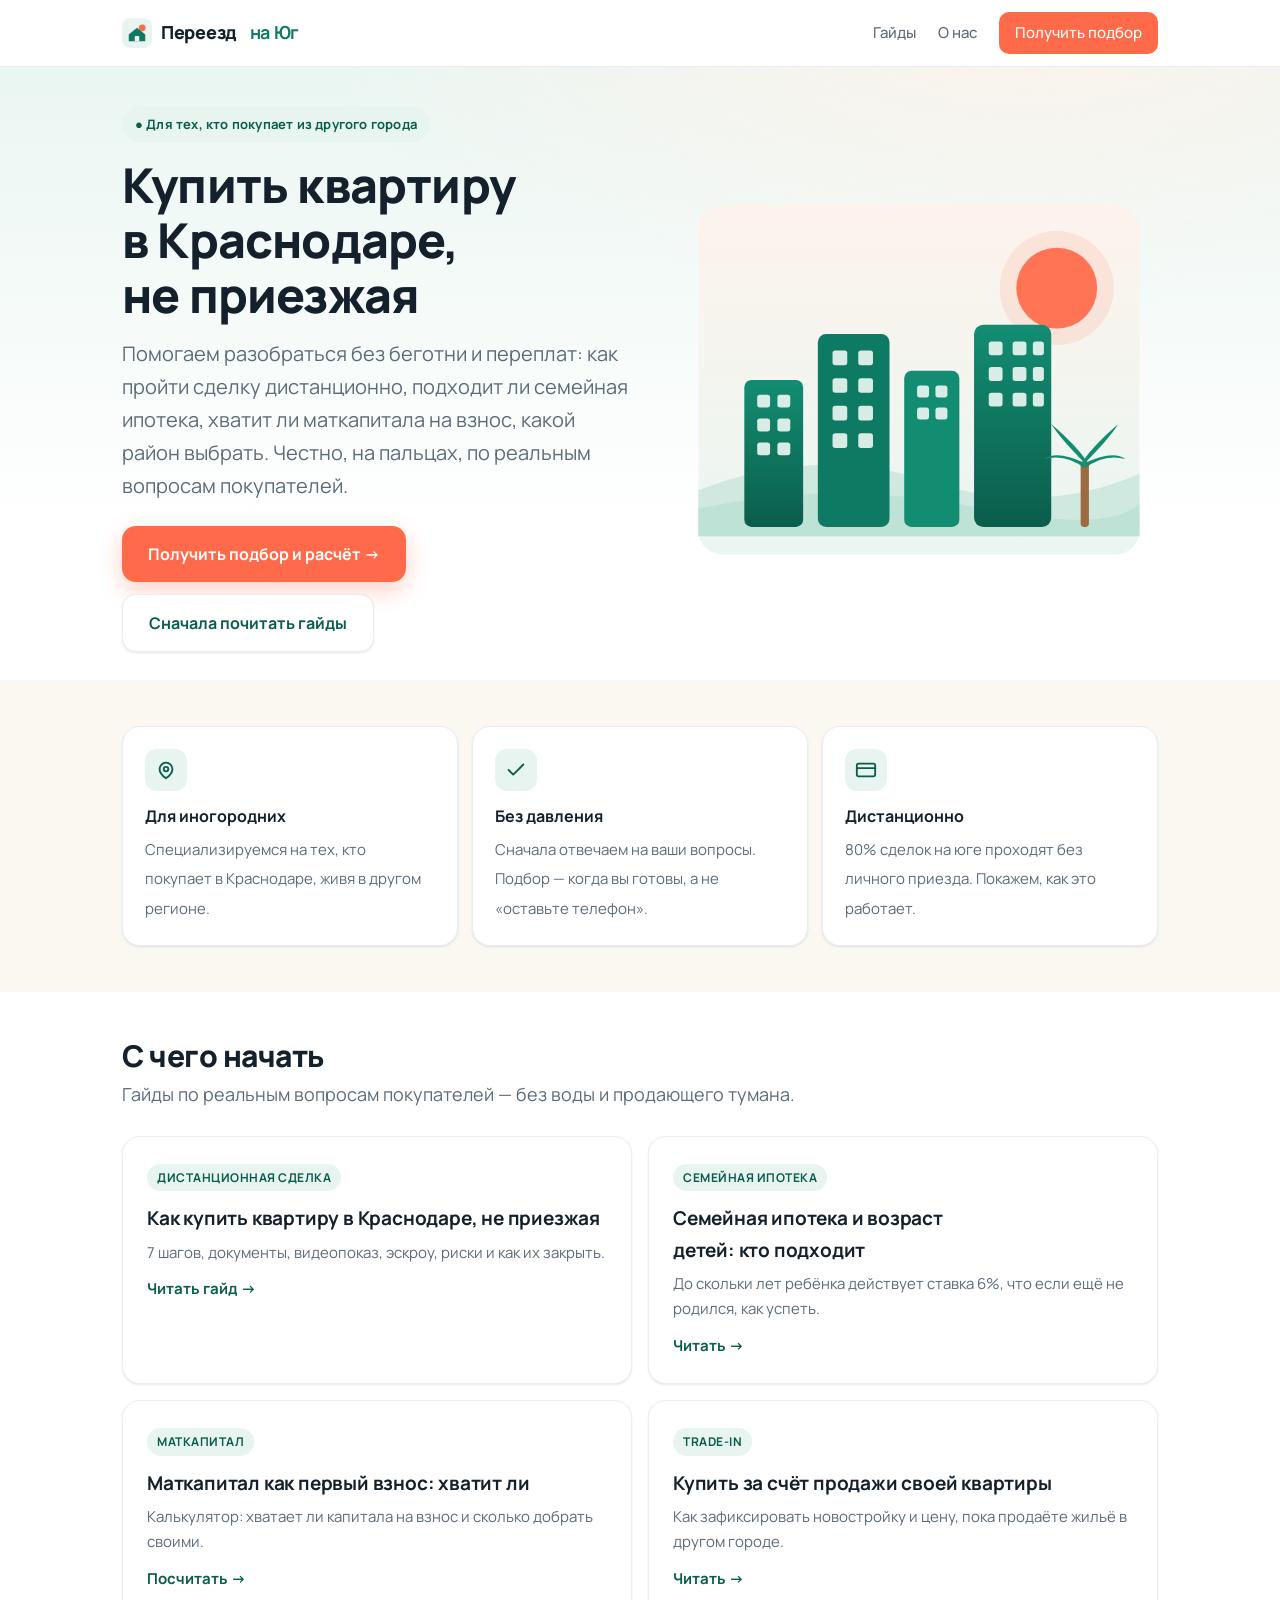
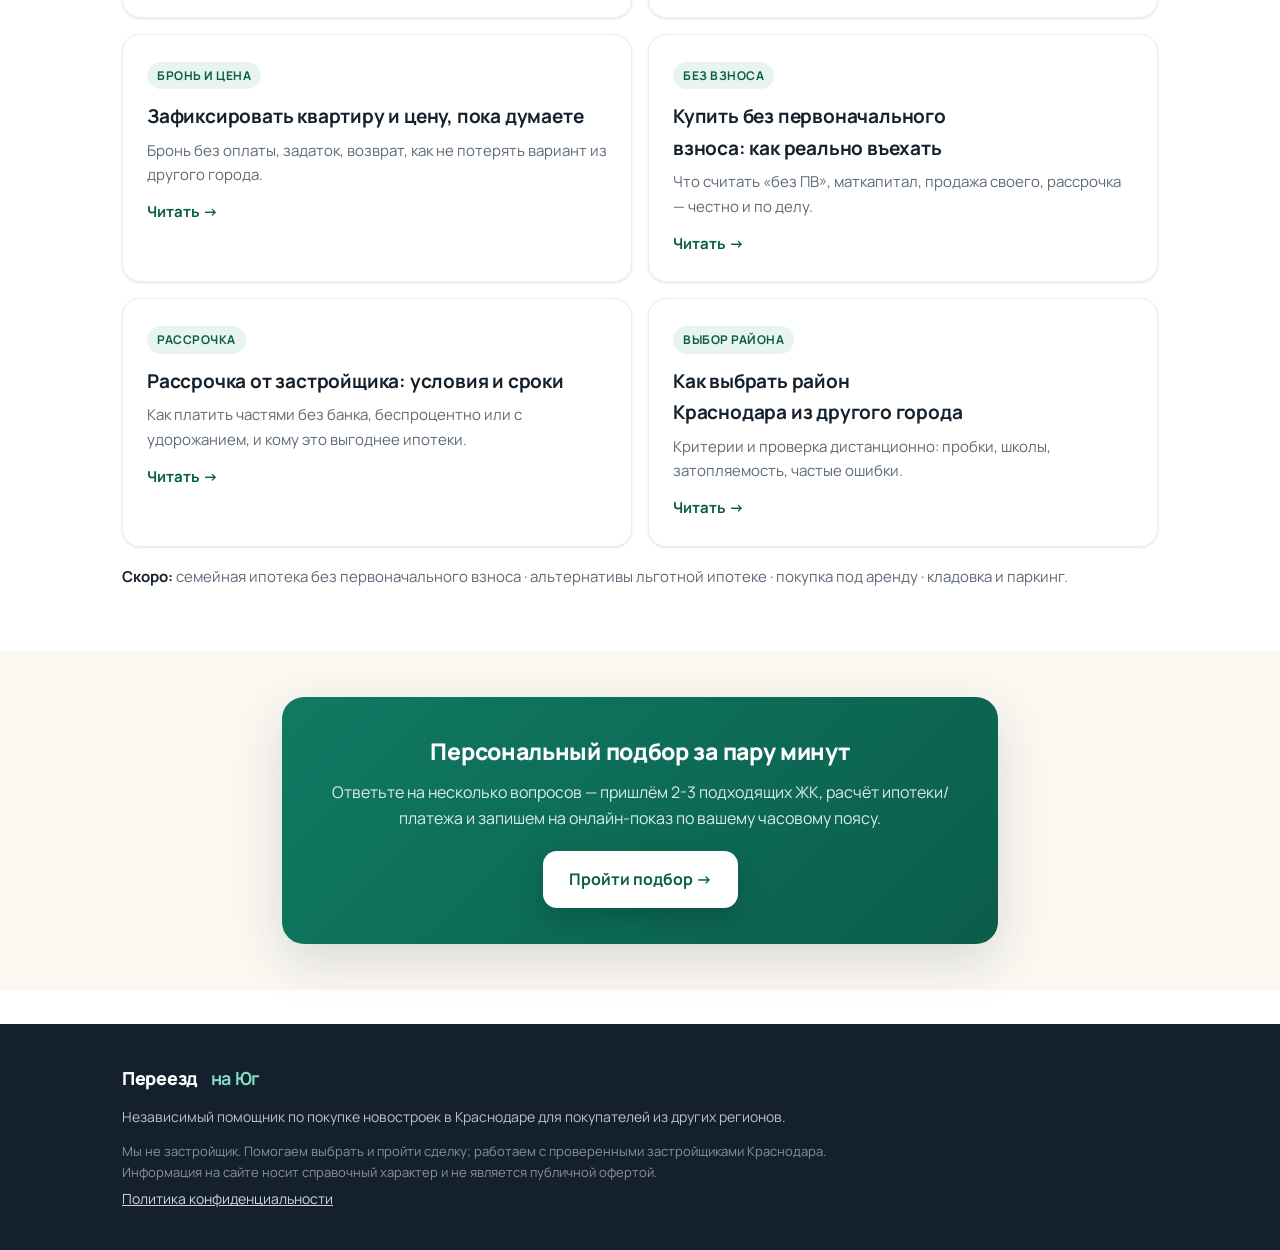
<file: index.html>
<!doctype html>
<html lang="ru">
<head>
<meta charset="utf-8">
<meta name="viewport" content="width=device-width, initial-scale=1">
<script async src="/assets/metrika.js"></script>
<title>Переезд на Юг — как купить квартиру в Краснодаре из другого города</title>
<meta name="description" content="Честный разбор покупки новостройки в Краснодаре дистанционно: семейная ипотека, маткапитал, дистанционная сделка, выбор района. Для тех, кто переезжает из другого региона.">
<link rel="canonical" href="https://pereezdnayug.ru/">
<link rel="stylesheet" href="/assets/style.css">
<meta property="og:title" content="Переезд на Юг — покупка квартиры в Краснодаре из другого города">
<meta property="og:description" content="Честные гайды для иногородних: дистанционная сделка, семейная ипотека, маткапитал, выбор района.">
<meta property="og:type" content="website">
<meta property="og:locale" content="ru_RU">
<script type="application/ld+json">
{
  "@context": "https://schema.org","@type": "Organization","name": "Переезд на Юг",
  "description": "Независимый помощник по покупке новостройки в Краснодаре для покупателей из других регионов.",
  "areaServed": "Краснодар",
  "knowsAbout": ["покупка квартиры в Краснодаре","дистанционная сделка","семейная ипотека","переезд в Краснодар"]
}
</script>
<meta name="yandex-verification" content="045947d574882176" />
<!-- Marquiz script start -->
<script>
(function(w, d, s, o){
  var j = d.createElement(s); j.async = true; j.src = '//script.marquiz.ru/v2.js';j.onload = function() {
    if (document.readyState !== 'loading') Marquiz.init(o);
    else document.addEventListener("DOMContentLoaded", function() {
      Marquiz.init(o);
    });
  };
  d.head.insertBefore(j, d.head.firstElementChild);
})(window, document, 'script', {
    host: '//quiz.marquiz.ru',
    region: 'ru',
    id: '6a21940663c2390019a34fd5',
    autoOpen: false,
    autoOpenFreq: 'once',
    openOnExit: false,
    disableOnMobile: false
  }
);
</script>
<!-- Marquiz script end -->
</head>
<body>
<header class="site">
  <div class="wrap">
    <a class="brand" href="/">
      <svg class="logo" viewBox="0 0 40 40" fill="none" xmlns="http://www.w3.org/2000/svg" aria-hidden="true">
        <rect width="40" height="40" rx="11" fill="#e7f4f0"/>
        <circle cx="27" cy="13" r="4.5" fill="#ff6b4a"/>
        <path d="M9 22 L20 13 L31 22 V31 H9 Z" fill="#0f7a63"/>
        <rect x="17" y="24" width="6" height="7" rx="1" fill="#e7f4f0"/>
      </svg>
      Переезд&nbsp;<b>на&nbsp;Юг</b>
    </a>
    <nav class="top">
      <a class="menu-only" href="#guides">Гайды</a>
      <a class="menu-only" href="#about">О нас</a>
      <a class="cta" href="#popup:marquiz_6a21940663c2390019a34fd5">Получить подбор</a>
    </nav>
  </div>
</header>

<main>
  <section class="hero">
    <div class="wrap">
      <div>
        <span class="eyebrow">● Для тех, кто покупает из другого города</span>
        <h1>Купить квартиру в Краснодаре, не приезжая</h1>
        <p class="lead">Помогаем разобраться без беготни и переплат: как пройти сделку дистанционно, подходит ли семейная ипотека, хватит ли маткапитала на взнос, какой район выбрать. Честно, на пальцах, по реальным вопросам покупателей.</p>
        <div class="btn-row">
          <a class="btn" href="#popup:marquiz_6a21940663c2390019a34fd5">Получить подбор и расчёт →</a>
          <a class="btn ghost" href="#guides">Сначала почитать гайды</a>
        </div>
      </div>
      <div>
        <svg class="hero-art" viewBox="0 0 520 420" xmlns="http://www.w3.org/2000/svg" role="img" aria-label="Иллюстрация: южный город и новостройки">
          <defs>
            <linearGradient id="sky" x1="0" y1="0" x2="0" y2="1">
              <stop offset="0" stop-color="#fdf3ec"/><stop offset="1" stop-color="#eaf6f2"/>
            </linearGradient>
            <linearGradient id="bld" x1="0" y1="0" x2="0" y2="1">
              <stop offset="0" stop-color="#138d72"/><stop offset="1" stop-color="#0b5d4b"/>
            </linearGradient>
          </defs>
          <rect x="20" y="20" width="480" height="380" rx="26" fill="url(#sky)"/>
          <circle cx="410" cy="110" r="44" fill="#ff6b4a" opacity="0.92"/>
          <circle cx="410" cy="110" r="62" fill="#ff6b4a" opacity="0.12"/>
          <!-- hills -->
          <path d="M20 330 Q150 280 270 320 T500 312 V380 H20 Z" fill="#cfe9e0"/>
          <path d="M20 350 Q170 318 320 348 T500 344 V380 H20 Z" fill="#bfe2d6"/>
          <!-- buildings -->
          <rect x="70" y="210" width="64" height="160" rx="8" fill="url(#bld)"/>
          <rect x="150" y="160" width="78" height="210" rx="9" fill="#0f7a63"/>
          <rect x="244" y="200" width="60" height="170" rx="8" fill="#138d72"/>
          <rect x="320" y="150" width="84" height="220" rx="10" fill="url(#bld)"/>
          <!-- windows -->
          <g fill="#eaf6f2" opacity="0.92">
            <rect x="84" y="226" width="14" height="14" rx="3"/><rect x="106" y="226" width="14" height="14" rx="3"/>
            <rect x="84" y="252" width="14" height="14" rx="3"/><rect x="106" y="252" width="14" height="14" rx="3"/>
            <rect x="84" y="278" width="14" height="14" rx="3"/><rect x="106" y="278" width="14" height="14" rx="3"/>
            <rect x="166" y="178" width="16" height="16" rx="3"/><rect x="194" y="178" width="16" height="16" rx="3"/>
            <rect x="166" y="208" width="16" height="16" rx="3"/><rect x="194" y="208" width="16" height="16" rx="3"/>
            <rect x="166" y="238" width="16" height="16" rx="3"/><rect x="194" y="238" width="16" height="16" rx="3"/>
            <rect x="166" y="268" width="16" height="16" rx="3"/><rect x="194" y="268" width="16" height="16" rx="3"/>
            <rect x="258" y="216" width="13" height="13" rx="3"/><rect x="278" y="216" width="13" height="13" rx="3"/>
            <rect x="258" y="240" width="13" height="13" rx="3"/><rect x="278" y="240" width="13" height="13" rx="3"/>
            <rect x="336" y="168" width="15" height="15" rx="3"/><rect x="362" y="168" width="15" height="15" rx="3"/><rect x="384" y="168" width="12" height="15" rx="3"/>
            <rect x="336" y="196" width="15" height="15" rx="3"/><rect x="362" y="196" width="15" height="15" rx="3"/><rect x="384" y="196" width="12" height="15" rx="3"/>
            <rect x="336" y="224" width="15" height="15" rx="3"/><rect x="362" y="224" width="15" height="15" rx="3"/><rect x="384" y="224" width="12" height="15" rx="3"/>
          </g>
          <!-- palm -->
          <rect x="436" y="300" width="9" height="70" rx="4" fill="#9c6b3f"/>
          <g fill="#138d72">
            <path d="M440 300 Q410 286 396 296 Q420 290 440 306 Z"/>
            <path d="M441 300 Q471 286 485 296 Q461 290 441 306 Z"/>
            <path d="M440 300 Q414 274 404 258 Q430 280 444 300 Z"/>
            <path d="M441 300 Q467 274 477 258 Q451 280 437 300 Z"/>
          </g>
        </svg>
      </div>
    </div>
  </section>

  <section class="section alt" id="about">
    <div class="wrap">
      <div class="trust">
        <div class="item">
          <div class="ic"><svg viewBox="0 0 24 24" fill="none" stroke-width="2" stroke-linecap="round" stroke-linejoin="round"><path d="M12 21s-7-4.35-7-10a7 7 0 0 1 14 0c0 5.65-7 10-7 10z"/><circle cx="12" cy="11" r="2.5"/></svg></div>
          <b>Для иногородних</b>
          <span>Специализируемся на тех, кто покупает в Краснодаре, живя в другом регионе.</span>
        </div>
        <div class="item">
          <div class="ic"><svg viewBox="0 0 24 24" fill="none" stroke-width="2" stroke-linecap="round" stroke-linejoin="round"><path d="M20 6 9 17l-5-5"/></svg></div>
          <b>Без давления</b>
          <span>Сначала отвечаем на ваши вопросы. Подбор — когда вы готовы, а не «оставьте телефон».</span>
        </div>
        <div class="item">
          <div class="ic"><svg viewBox="0 0 24 24" fill="none" stroke-width="2" stroke-linecap="round" stroke-linejoin="round"><rect x="2" y="5" width="20" height="14" rx="2"/><path d="M2 10h20"/></svg></div>
          <b>Дистанционно</b>
          <span>80% сделок на юге проходят без личного приезда. Покажем, как это работает.</span>
        </div>
      </div>
    </div>
  </section>

  <section class="section" id="guides">
    <div class="wrap">
      <h2>С чего начать</h2>
      <p class="sub">Гайды по реальным вопросам покупателей — без воды и продающего тумана.</p>
      <div class="cards">
        <a class="card" href="/guides/distancionnaya-pokupka-kvartiry-v-krasnodare.html">
          <span class="k">Дистанционная сделка</span>
          <h3>Как купить квартиру в Краснодаре, не приезжая</h3>
          <p>7 шагов, документы, видеопоказ, эскроу, риски и как их закрыть.</p>
          <span class="more">Читать гайд →</span>
        </a>
        <a class="card" href="/guides/semeynaya-ipoteka-vozrast-detey-krasnodare.html">
          <span class="k">Семейная ипотека</span>
          <h3>Семейная ипотека и возраст детей: кто подходит</h3>
          <p>До скольки лет ребёнка действует ставка 6%, что если ещё не родился, как успеть.</p>
          <span class="more">Читать →</span>
        </a>
        <a class="card" href="/guides/materinskiy-kapital-pervonachalnyy-vznos-krasnodare.html">
          <span class="k">Маткапитал</span>
          <h3>Маткапитал как первый взнос: хватит ли</h3>
          <p>Калькулятор: хватает ли капитала на взнос и сколько добрать своими.</p>
          <span class="more">Посчитать →</span>
        </a>
        <a class="card" href="/guides/kupit-kvartiru-za-schet-prodazhi-svoey.html">
          <span class="k">Trade-in</span>
          <h3>Купить за счёт продажи своей квартиры</h3>
          <p>Как зафиксировать новостройку и цену, пока продаёте жильё в другом городе.</p>
          <span class="more">Читать →</span>
        </a>
        <a class="card" href="/guides/bron-kvartiry-v-novostroyke-krasnodare.html">
          <span class="k">Бронь и цена</span>
          <h3>Зафиксировать квартиру и цену, пока думаете</h3>
          <p>Бронь без оплаты, задаток, возврат, как не потерять вариант из другого города.</p>
          <span class="more">Читать →</span>
        </a>
        <a class="card" href="/guides/ipoteka-bez-pervonachalnogo-vznosa-krasnodare.html">
          <span class="k">Без взноса</span>
          <h3>Купить без первоначального взноса: как реально въехать</h3>
          <p>Что считать «без ПВ», маткапитал, продажа своего, рассрочка — честно и по делу.</p>
          <span class="more">Читать →</span>
        </a>
        <a class="card" href="/guides/rassrochka-ot-zastroyshchika-krasnodare.html">
          <span class="k">Рассрочка</span>
          <h3>Рассрочка от застройщика: условия и сроки</h3>
          <p>Как платить частями без банка, беспроцентно или с удорожанием, и кому это выгоднее ипотеки.</p>
          <span class="more">Читать →</span>
        </a>
        <a class="card" href="/guides/kak-vybrat-rayon-krasnodara-distancionno.html">
          <span class="k">Выбор района</span>
          <h3>Как выбрать район Краснодара из другого города</h3>
          <p>Критерии и проверка дистанционно: пробки, школы, затопляемость, частые ошибки.</p>
          <span class="more">Читать →</span>
        </a>
      </div>
      <p class="soon"><b>Скоро:</b> семейная ипотека без первоначального взноса · альтернативы льготной ипотеке · покупка под аренду · кладовка и паркинг.</p>
    </div>
  </section>

  <section class="section alt" id="quiz">
    <div class="wrap read">
      <div class="cta-block">
        <h3>Персональный подбор за пару минут</h3>
        <p>Ответьте на несколько вопросов — пришлём 2-3 подходящих ЖК, расчёт ипотеки/платежа и запишем на онлайн-показ по вашему часовому поясу.</p>
        <!-- MARQUIZ EMBED: код квиза A («Переезд») -->
        <div class="quiz-embed" data-marquiz="A-pereezd">
          <a class="btn" href="#popup:marquiz_6a21940663c2390019a34fd5">Пройти подбор →</a>
        </div>
      </div>
    </div>
  </section>
</main>

<footer class="site">
  <div class="wrap">
    <div class="brand" style="color:#fff">Переезд&nbsp;<b>на&nbsp;Юг</b></div>
    Независимый помощник по покупке новостроек в Краснодаре для покупателей из других регионов.
    <div class="disc">Мы не застройщик. Помогаем выбрать и пройти сделку; работаем с проверенными застройщиками Краснодара. Информация на сайте носит справочный характер и не является публичной офертой.</div>
  </div>
  <div class="wrap" style="padding-top:4px"><a href="/privacy.html">Политика конфиденциальности</a></div>
</footer>
</body>
</html>
</file>
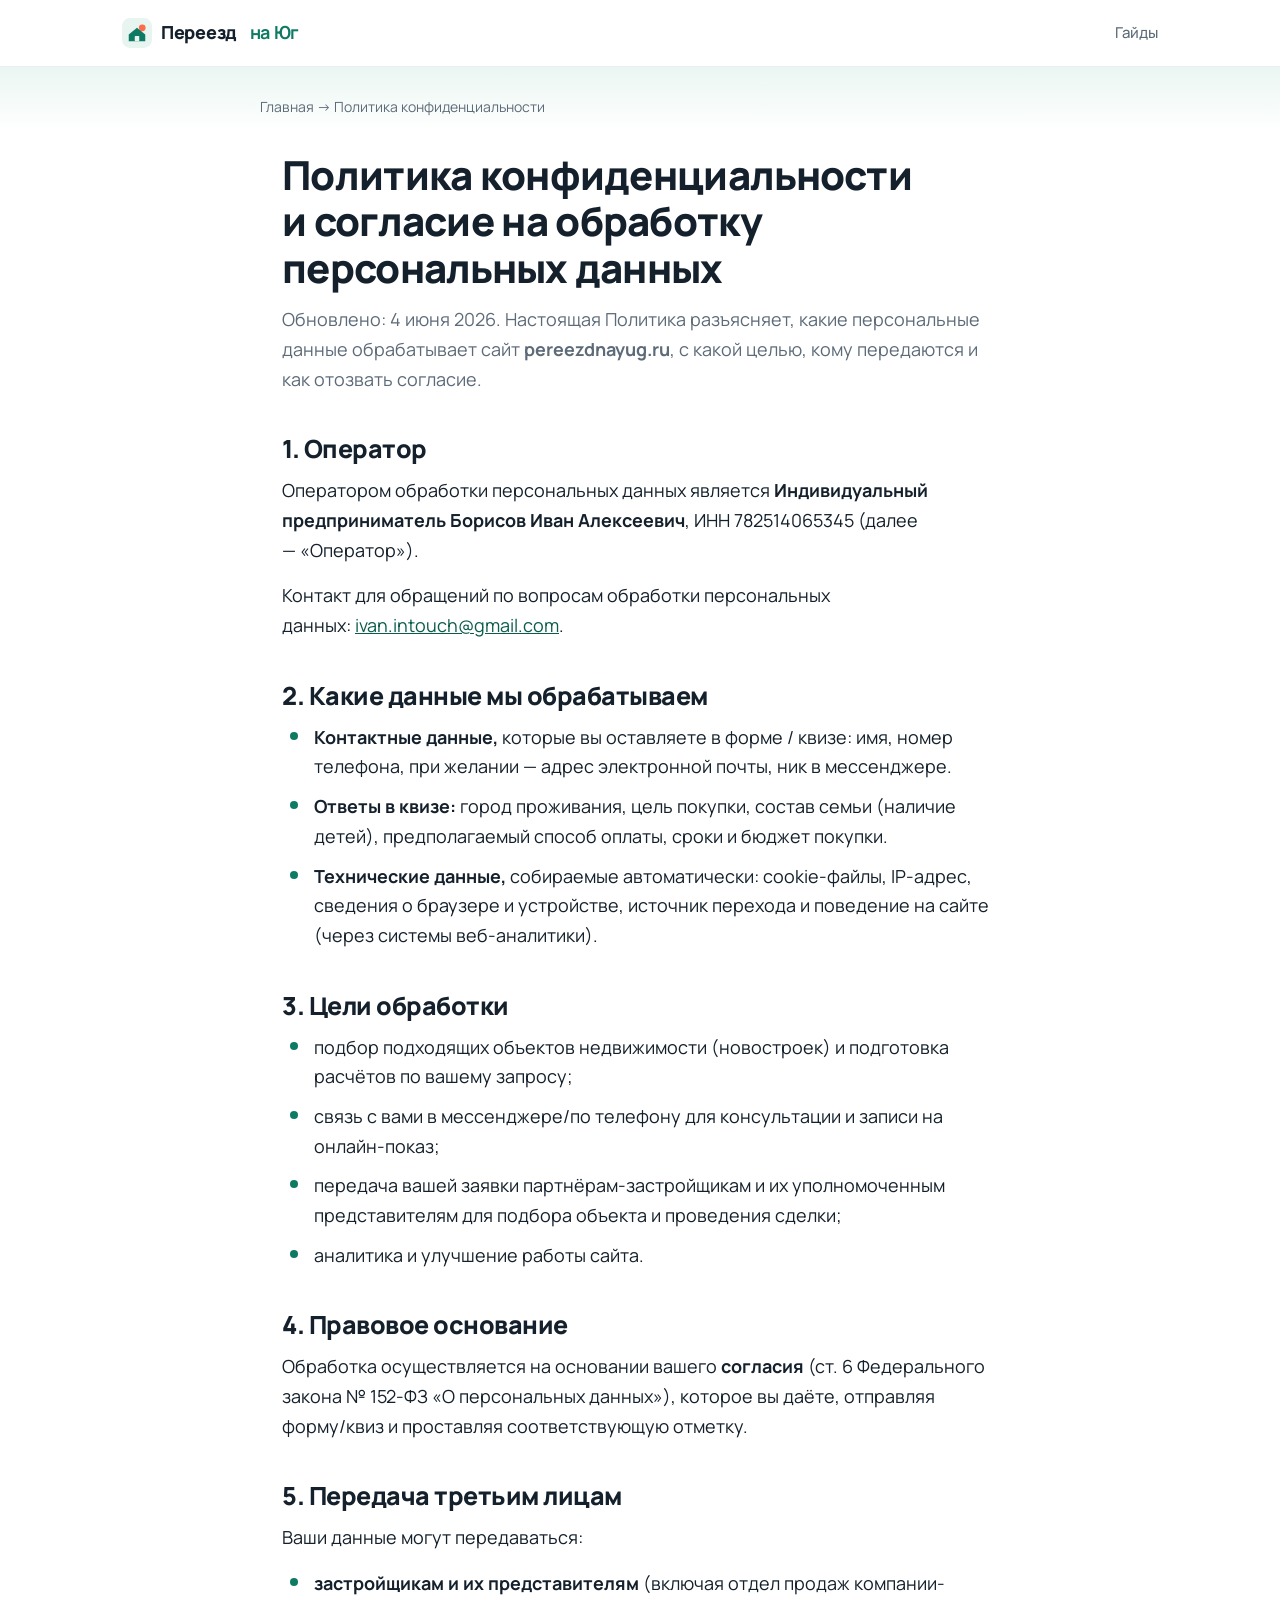
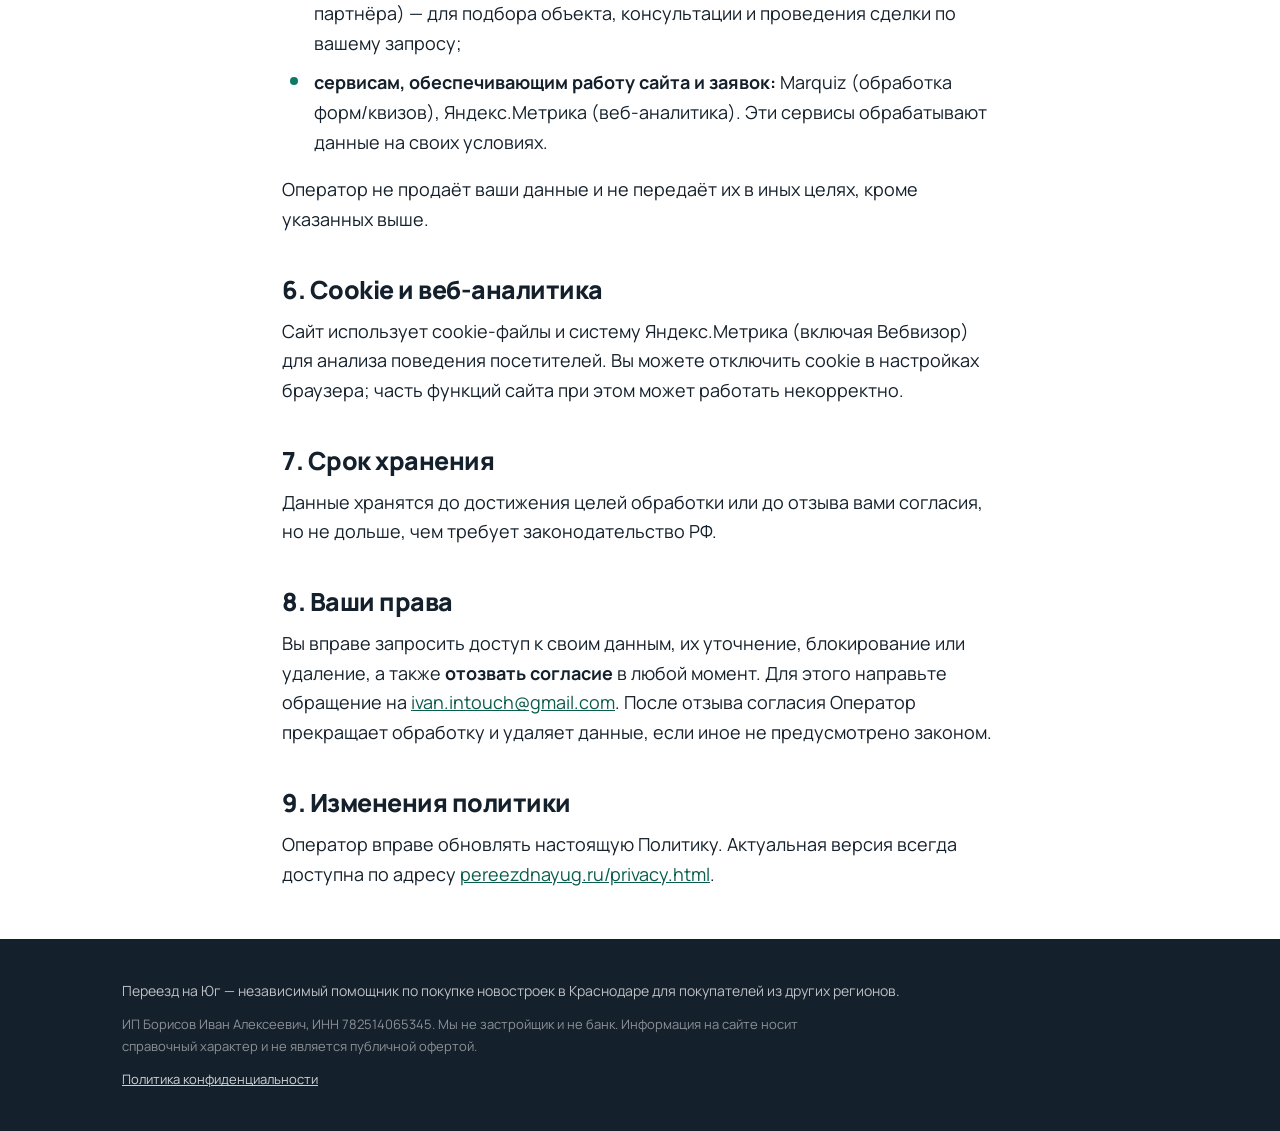
<file: privacy.html>
<!doctype html>
<html lang="ru">
<head>
<meta charset="utf-8">
<meta name="viewport" content="width=device-width, initial-scale=1">
<meta name="robots" content="noindex, follow">
<title>Политика конфиденциальности и согласие на обработку персональных данных — Переезд на Юг</title>
<meta name="description" content="Политика обработки персональных данных сайта pereezdnayug.ru: какие данные собираем, цели, передача партнёрам, права субъекта и как отозвать согласие.">
<link rel="canonical" href="https://pereezdnayug.ru/privacy.html">
<link rel="stylesheet" href="/assets/style.css">
<script async src="/assets/metrika.js"></script>
</head>
<body>
<header class="site">
  <div class="wrap">
    <a class="brand" href="/">
      <svg class="logo" viewBox="0 0 40 40" fill="none" xmlns="http://www.w3.org/2000/svg" aria-hidden="true">
        <rect width="40" height="40" rx="11" fill="#e7f4f0"/>
        <circle cx="27" cy="13" r="4.5" fill="#ff6b4a"/>
        <path d="M9 22 L20 13 L31 22 V31 H9 Z" fill="#0f7a63"/>
        <rect x="17" y="24" width="6" height="7" rx="1" fill="#e7f4f0"/>
      </svg>
      Переезд&nbsp;<b>на&nbsp;Юг</b>
    </a>
    <nav class="top">
      <a class="menu-only" href="/#guides">Гайды</a>
    </nav>
  </div>
</header>

<div class="article-hero"><div class="wrap read crumbs"><a href="/">Главная</a> → Политика конфиденциальности</div></div>

<main>
<article class="wrap read">
  <h1>Политика конфиденциальности и согласие на обработку персональных данных</h1>
  <p class="lead" style="color:var(--muted);font-size:18px">Обновлено: 4 июня 2026. Настоящая Политика разъясняет, какие персональные данные обрабатывает сайт <b>pereezdnayug.ru</b>, с какой целью, кому передаются и как отозвать согласие.</p>

  <h2>1. Оператор</h2>
  <p>Оператором обработки персональных данных является <b>Индивидуальный предприниматель Борисов Иван Алексеевич</b>, ИНН 782514065345 (далее — «Оператор»).</p>
  <p>Контакт для обращений по вопросам обработки персональных данных: <a href="mailto:ivan.intouch@gmail.com">ivan.intouch@gmail.com</a>.</p>

  <h2>2. Какие данные мы обрабатываем</h2>
  <ul>
    <li><b>Контактные данные,</b> которые вы оставляете в форме / квизе: имя, номер телефона, при желании — адрес электронной почты, ник в мессенджере.</li>
    <li><b>Ответы в квизе:</b> город проживания, цель покупки, состав семьи (наличие детей), предполагаемый способ оплаты, сроки и бюджет покупки.</li>
    <li><b>Технические данные,</b> собираемые автоматически: cookie-файлы, IP-адрес, сведения о браузере и устройстве, источник перехода и поведение на сайте (через системы веб-аналитики).</li>
  </ul>

  <h2>3. Цели обработки</h2>
  <ul>
    <li>подбор подходящих объектов недвижимости (новостроек) и подготовка расчётов по вашему запросу;</li>
    <li>связь с вами в мессенджере/по телефону для консультации и записи на онлайн-показ;</li>
    <li>передача вашей заявки партнёрам-застройщикам и их уполномоченным представителям для подбора объекта и проведения сделки;</li>
    <li>аналитика и улучшение работы сайта.</li>
  </ul>

  <h2>4. Правовое основание</h2>
  <p>Обработка осуществляется на основании вашего <b>согласия</b> (ст. 6 Федерального закона № 152-ФЗ «О персональных данных»), которое вы даёте, отправляя форму/квиз и проставляя соответствующую отметку.</p>

  <h2>5. Передача третьим лицам</h2>
  <p>Ваши данные могут передаваться:</p>
  <ul>
    <li><b>застройщикам и их представителям</b> (включая отдел продаж компании-партнёра) — для подбора объекта, консультации и проведения сделки по вашему запросу;</li>
    <li><b>сервисам, обеспечивающим работу сайта и заявок:</b> Marquiz (обработка форм/квизов), Яндекс.Метрика (веб-аналитика). Эти сервисы обрабатывают данные на своих условиях.</li>
  </ul>
  <p>Оператор не продаёт ваши данные и не передаёт их в иных целях, кроме указанных выше.</p>

  <h2>6. Cookie и веб-аналитика</h2>
  <p>Сайт использует cookie-файлы и систему Яндекс.Метрика (включая Вебвизор) для анализа поведения посетителей. Вы можете отключить cookie в настройках браузера; часть функций сайта при этом может работать некорректно.</p>

  <h2>7. Срок хранения</h2>
  <p>Данные хранятся до достижения целей обработки или до отзыва вами согласия, но не дольше, чем требует законодательство РФ.</p>

  <h2>8. Ваши права</h2>
  <p>Вы вправе запросить доступ к своим данным, их уточнение, блокирование или удаление, а также <b>отозвать согласие</b> в любой момент. Для этого направьте обращение на <a href="mailto:ivan.intouch@gmail.com">ivan.intouch@gmail.com</a>. После отзыва согласия Оператор прекращает обработку и удаляет данные, если иное не предусмотрено законом.</p>

  <h2>9. Изменения политики</h2>
  <p>Оператор вправе обновлять настоящую Политику. Актуальная версия всегда доступна по адресу <a href="https://pereezdnayug.ru/privacy.html">pereezdnayug.ru/privacy.html</a>.</p>
</article>
</main>

<footer class="site">
  <div class="wrap">
    Переезд на Юг — независимый помощник по покупке новостроек в Краснодаре для покупателей из других регионов.
    <div class="disc">ИП Борисов Иван Алексеевич, ИНН 782514065345. Мы не застройщик и не банк. Информация на сайте носит справочный характер и не является публичной офертой.</div>
    <div class="disc"><a href="/privacy.html">Политика конфиденциальности</a></div>
  </div>
</footer>
</body>
</html>
</file>
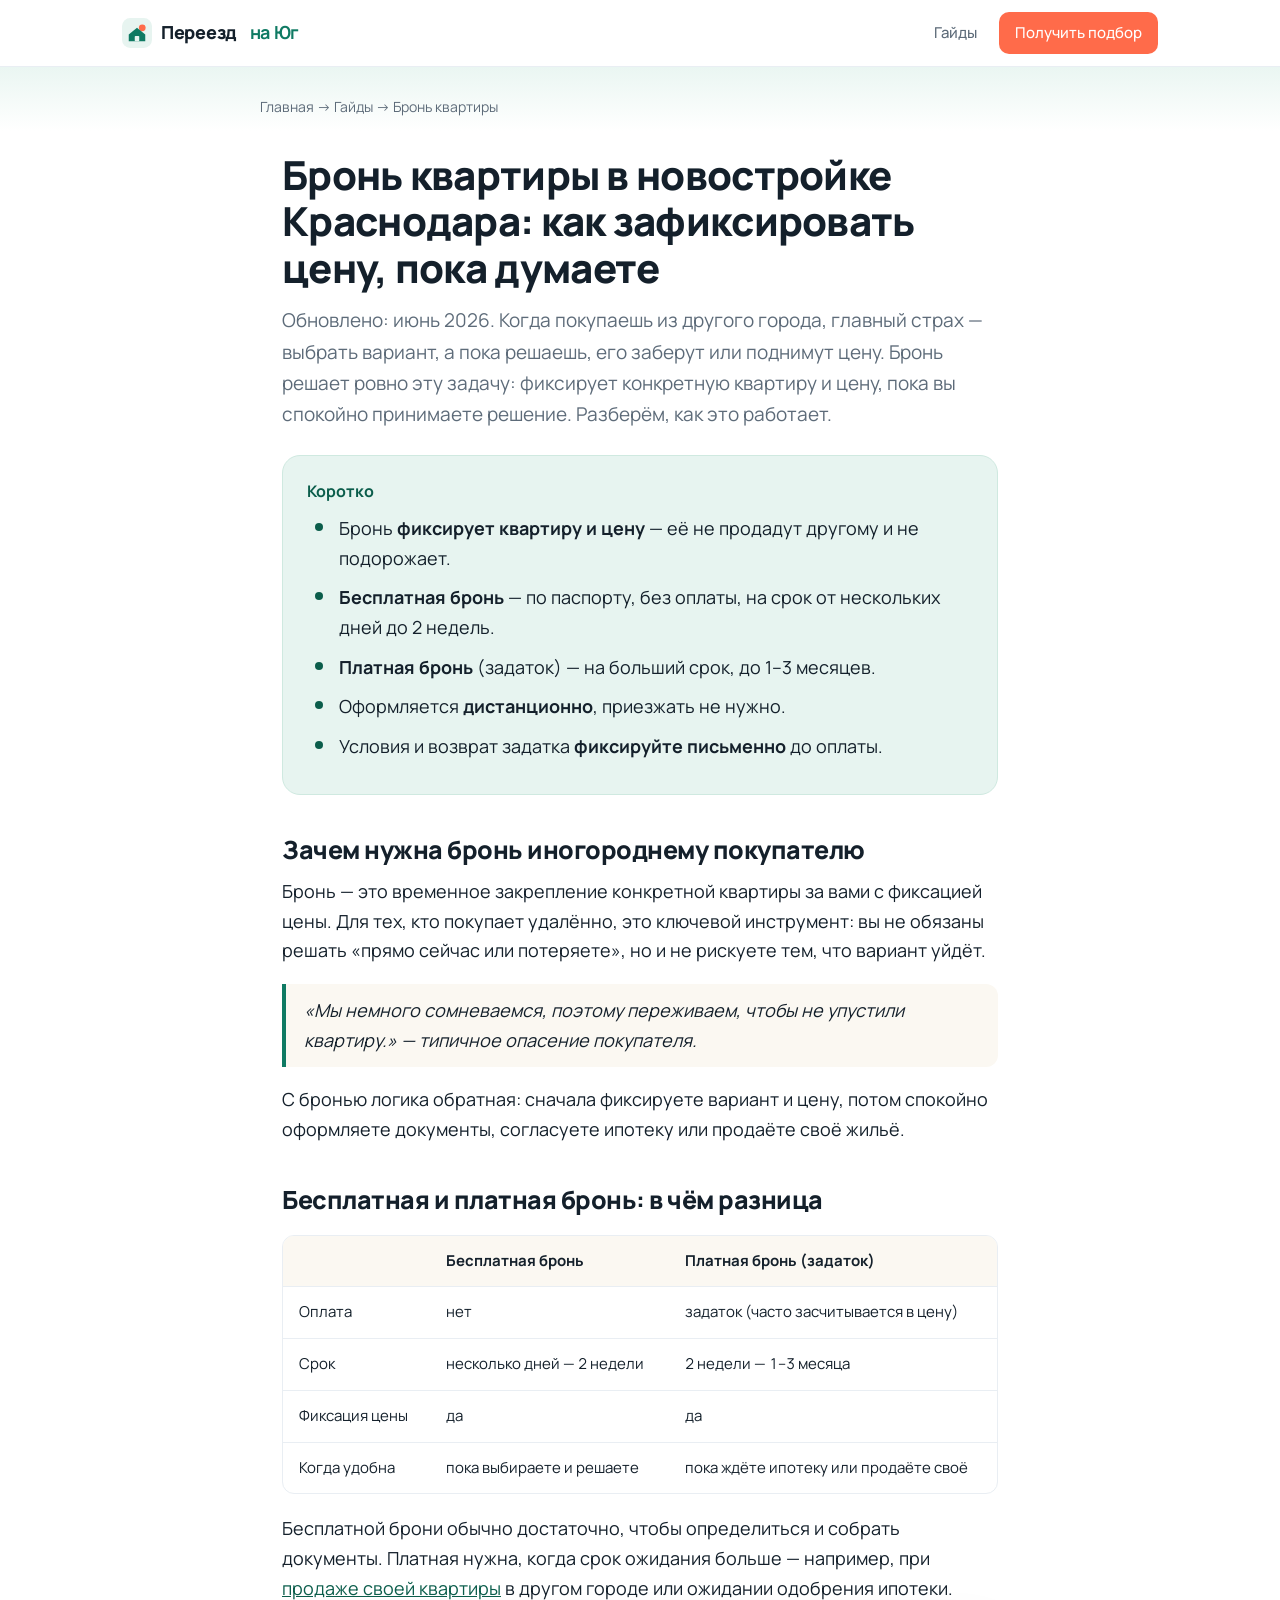
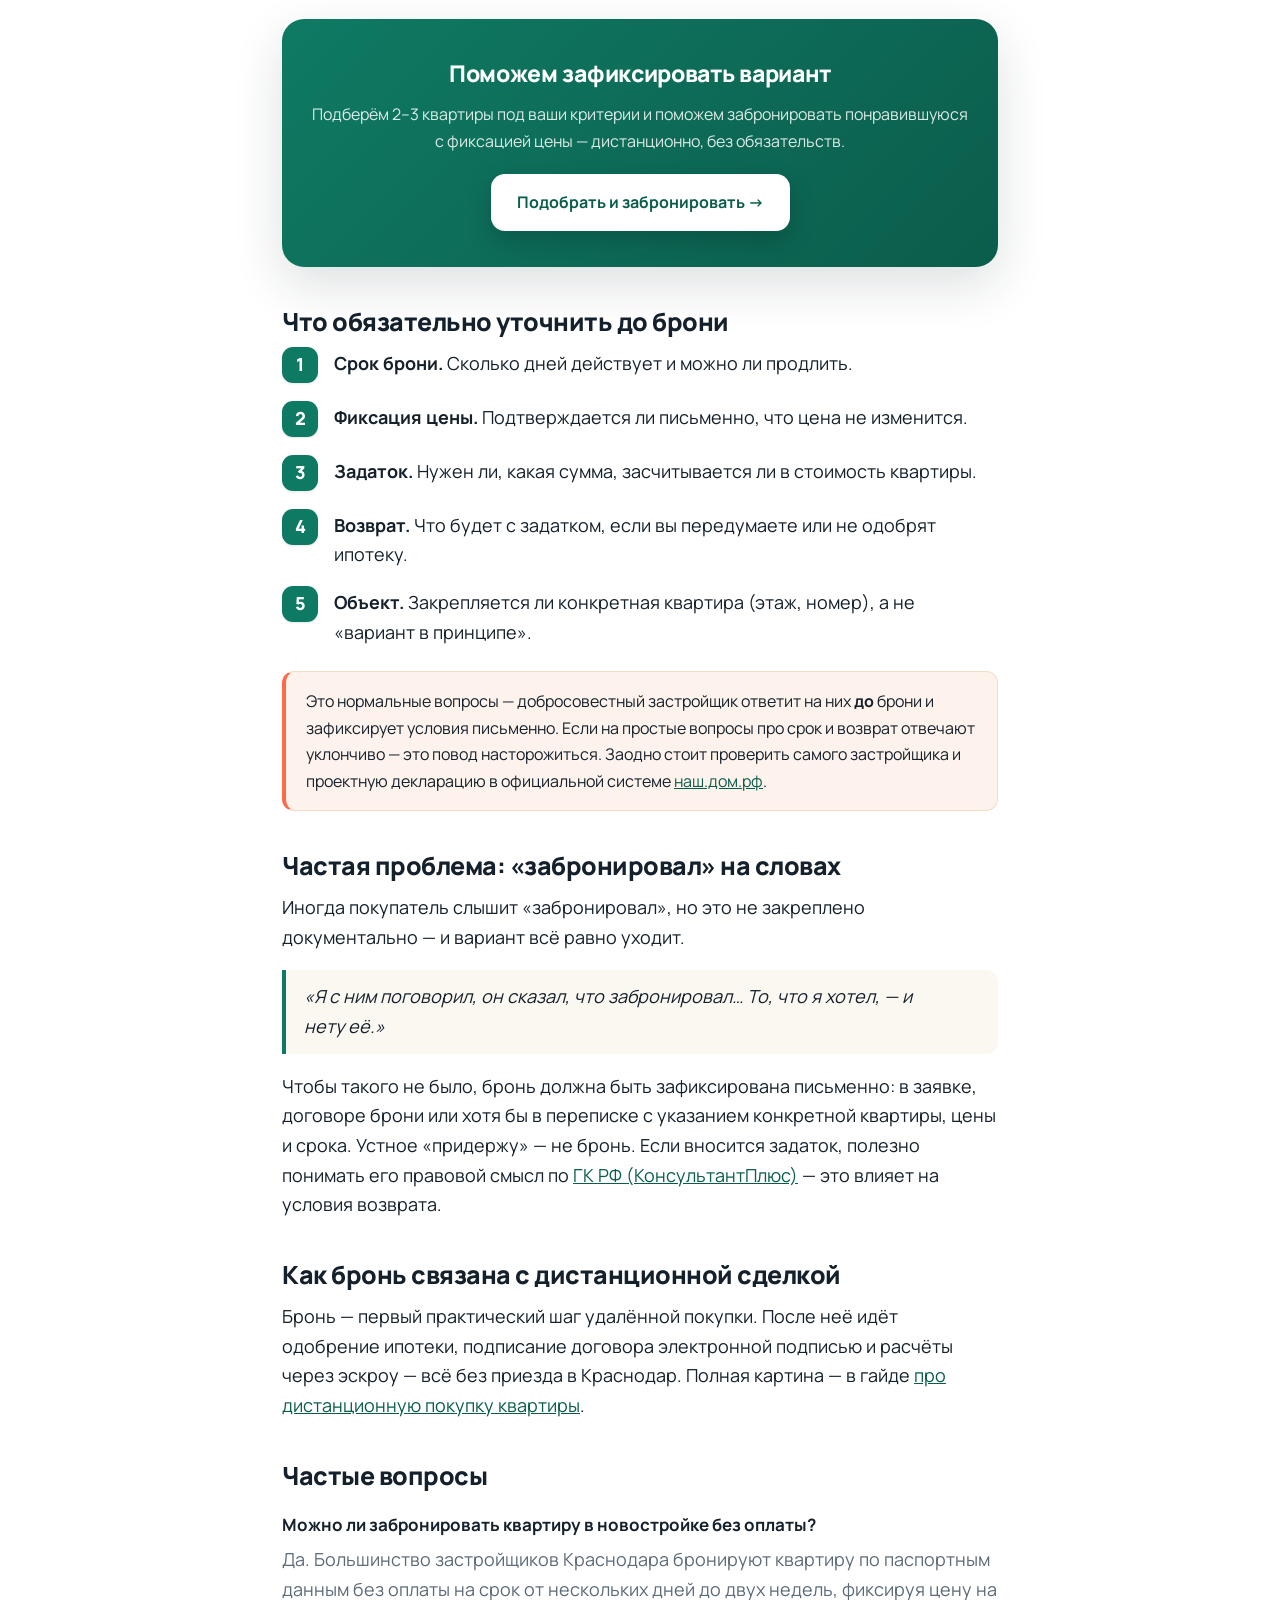
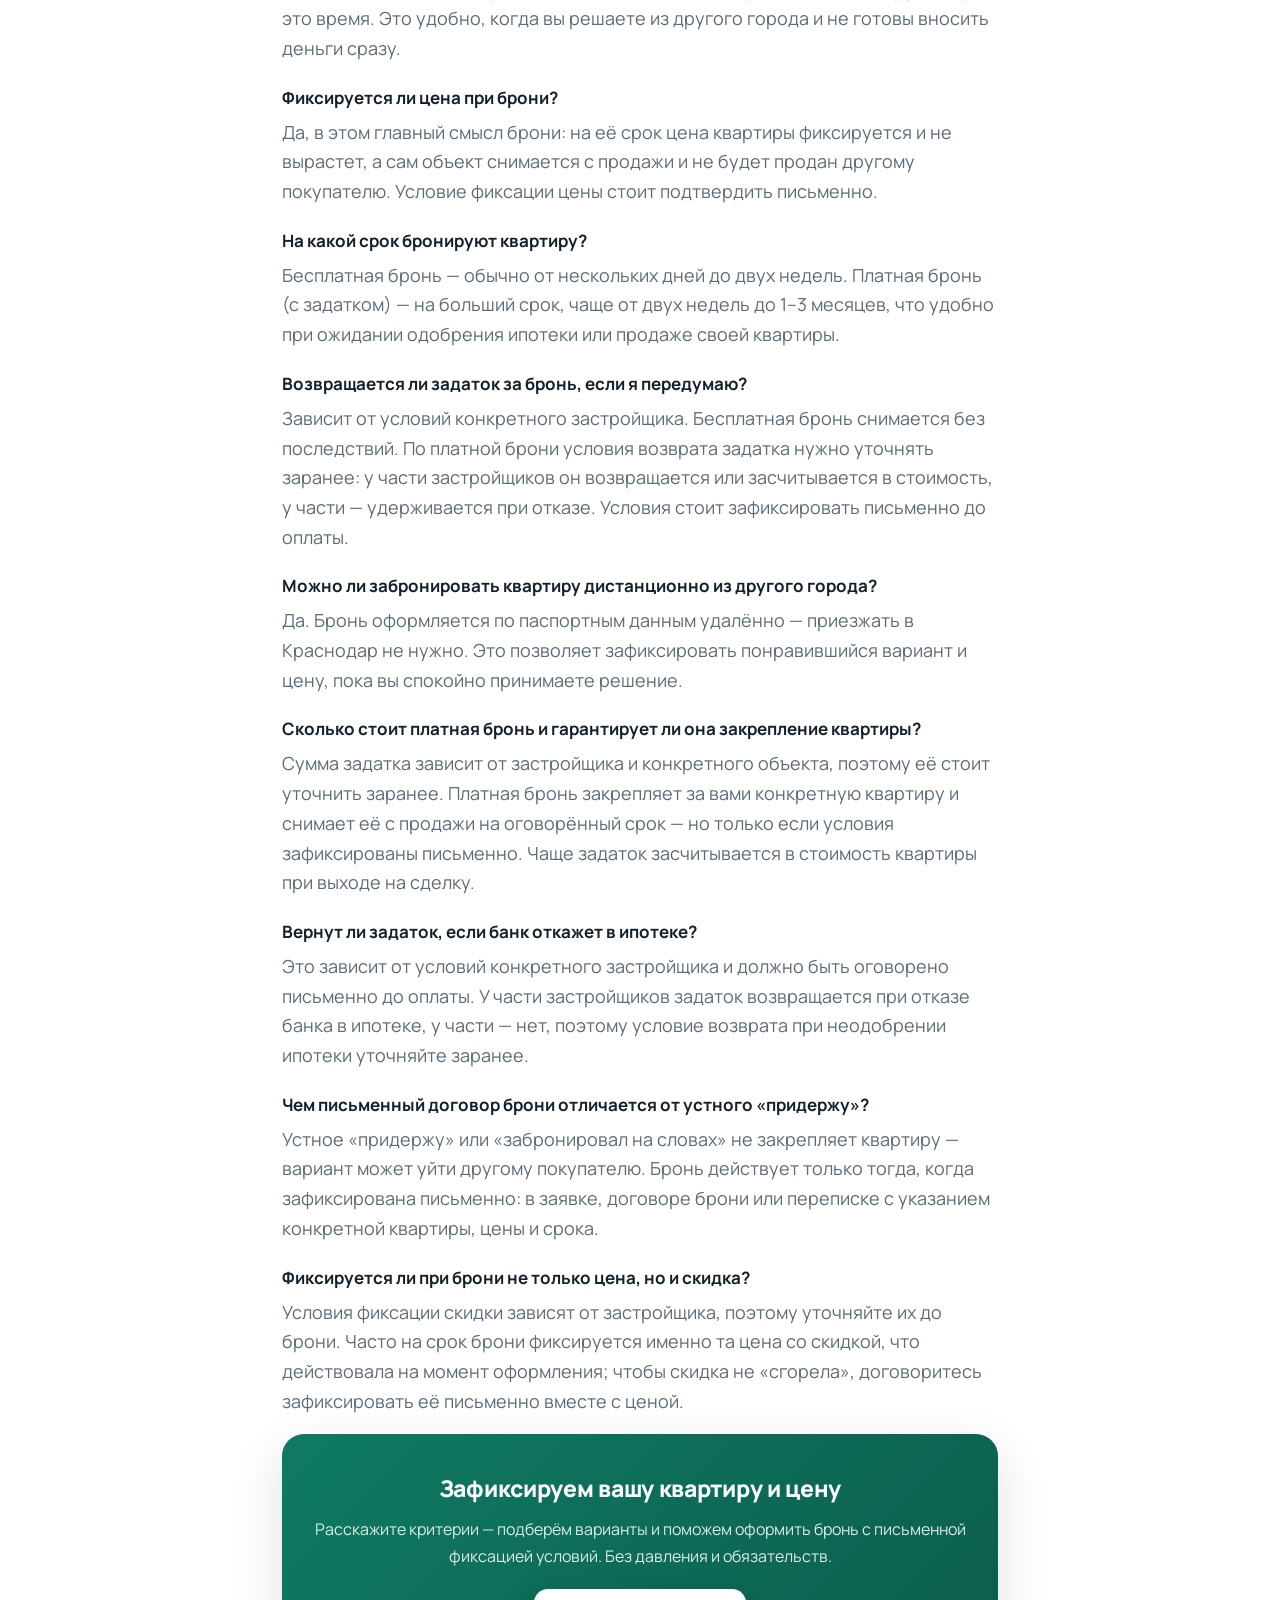
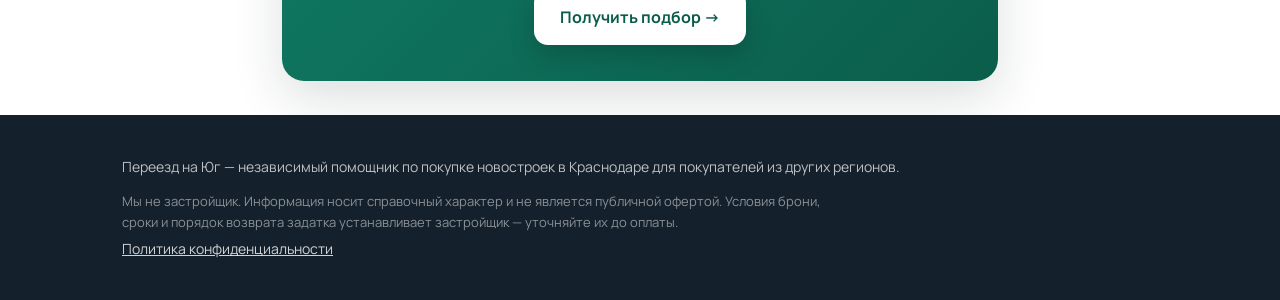
<file: guides/bron-kvartiry-v-novostroyke-krasnodare.html>
<!doctype html>
<html lang="ru">
<head>
<meta charset="utf-8">
<meta name="viewport" content="width=device-width, initial-scale=1">
<script async src="/assets/metrika.js"></script>
<title>Бронь квартиры в новостройке Краснодара: как зафиксировать цену, пока думаете (2026)</title>
<meta name="description" content="Как забронировать квартиру в новостройке Краснодара и зафиксировать цену, пока решаете из другого города. Бесплатная и платная бронь, сроки, возврат задатка, как не упустить вариант. Условия 2026.">
<link rel="canonical" href="https://pereezdnayug.ru/guides/bron-kvartiry-v-novostroyke-krasnodare.html">
<link rel="stylesheet" href="/assets/style.css">
<meta property="og:title" content="Бронь квартиры в новостройке Краснодара — как зафиксировать цену, пока думаете">
<meta property="og:description" content="Бесплатная и платная бронь, сроки, возврат задатка, как не упустить вариант, пока решаете из другого города.">
<meta property="og:type" content="article">
<meta property="og:locale" content="ru_RU">

<script type="application/ld+json">
{
  "@context": "https://schema.org",
  "@type": "BreadcrumbList",
  "itemListElement": [
    {"@type":"ListItem","position":1,"name":"Главная","item":"https://pereezdnayug.ru/"},
    {"@type":"ListItem","position":2,"name":"Гайды","item":"https://pereezdnayug.ru/#guides"},
    {"@type":"ListItem","position":3,"name":"Бронь квартиры в новостройке"}
  ]
}
</script>
<script type="application/ld+json">
{
  "@context": "https://schema.org",
  "@type": "Article",
  "headline": "Бронь квартиры в новостройке Краснодара: как зафиксировать цену, пока думаете",
  "description": "Как забронировать квартиру в новостройке Краснодара и зафиксировать цену, пока вы принимаете решение из другого города.",
  "datePublished": "2026-06-03",
  "dateModified": "2026-06-03",
  "inLanguage": "ru-RU",
  "about": ["бронирование квартиры", "фиксация цены", "новостройка", "Краснодар", "задаток"],
  "author": {"@type":"Organization","name":"Переезд на Юг"},
  "speakable": {"@type":"SpeakableSpecification","cssSelector":[".tldr",".faq"]}
}
</script>
<script type="application/ld+json">
{
  "@context": "https://schema.org",
  "@type": "FAQPage",
  "mainEntity": [
    {"@type":"Question","name":"Можно ли забронировать квартиру в новостройке без оплаты?","acceptedAnswer":{"@type":"Answer","text":"Да. Большинство застройщиков Краснодара бронируют квартиру по паспортным данным без оплаты на срок от нескольких дней до двух недель, фиксируя цену на это время. Это удобно, когда вы решаете из другого города и не готовы вносить деньги сразу."}},
    {"@type":"Question","name":"Фиксируется ли цена при брони?","acceptedAnswer":{"@type":"Answer","text":"Да, в этом главный смысл брони: на её срок цена квартиры фиксируется и не вырастет, а сам объект снимается с продажи и не будет продан другому покупателю. Условие фиксации цены стоит подтвердить письменно."}},
    {"@type":"Question","name":"На какой срок бронируют квартиру?","acceptedAnswer":{"@type":"Answer","text":"Бесплатная бронь — обычно от нескольких дней до двух недель. Платная бронь (с задатком) — на больший срок, чаще от двух недель до 1–3 месяцев, что удобно при ожидании одобрения ипотеки или продаже своей квартиры."}},
    {"@type":"Question","name":"Возвращается ли задаток за бронь, если я передумаю?","acceptedAnswer":{"@type":"Answer","text":"Зависит от условий конкретного застройщика. Бесплатная бронь снимается без последствий. По платной брони условия возврата задатка нужно уточнять заранее: у части застройщиков он возвращается или засчитывается в стоимость, у части — удерживается при отказе. Условия стоит зафиксировать письменно до оплаты."}},
    {"@type":"Question","name":"Можно ли забронировать квартиру дистанционно из другого города?","acceptedAnswer":{"@type":"Answer","text":"Да. Бронь оформляется по паспортным данным удалённо — приезжать в Краснодар не нужно. Это позволяет зафиксировать понравившийся вариант и цену, пока вы спокойно принимаете решение."}},
    {"@type":"Question","name":"Сколько стоит платная бронь и гарантирует ли она закрепление квартиры?","acceptedAnswer":{"@type":"Answer","text":"Сумма задатка зависит от застройщика и конкретного объекта, поэтому её стоит уточнить заранее. Платная бронь закрепляет за вами конкретную квартиру и снимает её с продажи на оговорённый срок — но только если условия зафиксированы письменно. Чаще задаток засчитывается в стоимость квартиры при выходе на сделку."}},
    {"@type":"Question","name":"Вернут ли задаток, если банк откажет в ипотеке?","acceptedAnswer":{"@type":"Answer","text":"Это зависит от условий конкретного застройщика и должно быть оговорено письменно до оплаты. У части застройщиков задаток возвращается при отказе банка в ипотеке, у части — нет, поэтому условие возврата при неодобрении ипотеки уточняйте заранее."}},
    {"@type":"Question","name":"Чем письменный договор брони отличается от устного «придержу»?","acceptedAnswer":{"@type":"Answer","text":"Устное «придержу» или «забронировал на словах» не закрепляет квартиру — вариант может уйти другому покупателю. Бронь действует только тогда, когда зафиксирована письменно: в заявке, договоре брони или переписке с указанием конкретной квартиры, цены и срока."}},
    {"@type":"Question","name":"Фиксируется ли при брони не только цена, но и скидка?","acceptedAnswer":{"@type":"Answer","text":"Условия фиксации скидки зависят от застройщика, поэтому уточняйте их до брони. Часто на срок брони фиксируется именно та цена со скидкой, что действовала на момент оформления; чтобы скидка не «сгорела», договоритесь зафиксировать её письменно вместе с ценой."}}
  ]
}
</script>
<!-- Marquiz script start -->
<script>
(function(w, d, s, o){
  var j = d.createElement(s); j.async = true; j.src = '//script.marquiz.ru/v2.js';j.onload = function() {
    if (document.readyState !== 'loading') Marquiz.init(o);
    else document.addEventListener("DOMContentLoaded", function() {
      Marquiz.init(o);
    });
  };
  d.head.insertBefore(j, d.head.firstElementChild);
})(window, document, 'script', {
    host: '//quiz.marquiz.ru',
    region: 'ru',
    id: '6a21940663c2390019a34fd5',
    autoOpen: false,
    autoOpenFreq: 'once',
    openOnExit: false,
    disableOnMobile: false
  }
);
</script>
<!-- Marquiz script end -->
</head>
<body>
<header class="site">
  <div class="wrap">
    <a class="brand" href="/">
      <svg class="logo" viewBox="0 0 40 40" fill="none" xmlns="http://www.w3.org/2000/svg" aria-hidden="true">
        <rect width="40" height="40" rx="11" fill="#e7f4f0"/>
        <circle cx="27" cy="13" r="4.5" fill="#ff6b4a"/>
        <path d="M9 22 L20 13 L31 22 V31 H9 Z" fill="#0f7a63"/>
        <rect x="17" y="24" width="6" height="7" rx="1" fill="#e7f4f0"/>
      </svg>
      Переезд&nbsp;<b>на&nbsp;Юг</b>
    </a>
    <nav class="top">
      <a class="menu-only" href="/#guides">Гайды</a>
      <a class="cta" href="#popup:marquiz_6a21940663c2390019a34fd5">Получить подбор</a>
    </nav>
  </div>
</header>

<div class="article-hero"><div class="wrap read crumbs"><a href="/">Главная</a> → <a href="/#guides">Гайды</a> → Бронь квартиры</div></div>

<main>
<article class="wrap read">
  <h1>Бронь квартиры в новостройке Краснодара: как зафиксировать цену, пока думаете</h1>
  <p class="lead" style="color:var(--muted);font-size:19px">Обновлено: июнь 2026. Когда покупаешь из другого города, главный страх — выбрать вариант, а пока решаешь, его заберут или поднимут цену. Бронь решает ровно эту задачу: фиксирует конкретную квартиру и цену, пока вы спокойно принимаете решение. Разберём, как это работает.</p>

  <div class="tldr">
    <strong>Коротко</strong>
    <ul>
      <li>Бронь <b>фиксирует квартиру и цену</b> — её не продадут другому и не подорожает.</li>
      <li><b>Бесплатная бронь</b> — по паспорту, без оплаты, на срок от нескольких дней до 2 недель.</li>
      <li><b>Платная бронь</b> (задаток) — на больший срок, до 1–3 месяцев.</li>
      <li>Оформляется <b>дистанционно</b>, приезжать не нужно.</li>
      <li>Условия и возврат задатка <b>фиксируйте письменно</b> до оплаты.</li>
    </ul>
  </div>

  <h2>Зачем нужна бронь иногороднему покупателю</h2>
  <p>Бронь — это временное закрепление конкретной квартиры за вами с фиксацией цены. Для тех, кто покупает удалённо, это ключевой инструмент: вы не обязаны решать «прямо сейчас или потеряете», но и не рискуете тем, что вариант уйдёт.</p>
  <p class="quote">«Мы немного сомневаемся, поэтому переживаем, чтобы не упустили квартиру.» — типичное опасение покупателя.</p>
  <p>С бронью логика обратная: сначала фиксируете вариант и цену, потом спокойно оформляете документы, согласуете ипотеку или продаёте своё жильё.</p>

  <h2>Бесплатная и платная бронь: в чём разница</h2>
  <table>
    <tr><th></th><th>Бесплатная бронь</th><th>Платная бронь (задаток)</th></tr>
    <tr><td>Оплата</td><td>нет</td><td>задаток (часто засчитывается в цену)</td></tr>
    <tr><td>Срок</td><td>несколько дней — 2 недели</td><td>2 недели — 1–3 месяца</td></tr>
    <tr><td>Фиксация цены</td><td>да</td><td>да</td></tr>
    <tr><td>Когда удобна</td><td>пока выбираете и решаете</td><td>пока ждёте ипотеку или продаёте своё</td></tr>
  </table>
  <p>Бесплатной брони обычно достаточно, чтобы определиться и собрать документы. Платная нужна, когда срок ожидания больше — например, при <a href="/guides/kupit-kvartiru-za-schet-prodazhi-svoey.html">продаже своей квартиры</a> в другом городе или ожидании одобрения ипотеки.</p>

  <div class="cta-block">
    <h3>Поможем зафиксировать вариант</h3>
    <p>Подберём 2–3 квартиры под ваши критерии и поможем забронировать понравившуюся с фиксацией цены — дистанционно, без обязательств.</p>
    <div class="quiz-embed" data-marquiz="A-pereezd"><a class="btn" href="#popup:marquiz_6a21940663c2390019a34fd5">Подобрать и забронировать →</a></div>
  </div>

  <h2>Что обязательно уточнить до брони</h2>
  <ol class="steps">
    <li><b>Срок брони.</b> Сколько дней действует и можно ли продлить.</li>
    <li><b>Фиксация цены.</b> Подтверждается ли письменно, что цена не изменится.</li>
    <li><b>Задаток.</b> Нужен ли, какая сумма, засчитывается ли в стоимость квартиры.</li>
    <li><b>Возврат.</b> Что будет с задатком, если вы передумаете или не одобрят ипотеку.</li>
    <li><b>Объект.</b> Закрепляется ли конкретная квартира (этаж, номер), а не «вариант в принципе».</li>
  </ol>
  <div class="callout">Это нормальные вопросы — добросовестный застройщик ответит на них <b>до</b> брони и зафиксирует условия письменно. Если на простые вопросы про срок и возврат отвечают уклончиво — это повод насторожиться. Заодно стоит проверить самого застройщика и проектную декларацию в официальной системе <a href="https://наш.дом.рф" target="_blank" rel="noopener">наш.дом.рф</a>.</div>

  <h2>Частая проблема: «забронировал» на словах</h2>
  <p>Иногда покупатель слышит «забронировал», но это не закреплено документально — и вариант всё равно уходит.</p>
  <p class="quote">«Я с ним поговорил, он сказал, что забронировал… То, что я хотел, — и нету её.»</p>
  <p>Чтобы такого не было, бронь должна быть зафиксирована письменно: в заявке, договоре брони или хотя бы в переписке с указанием конкретной квартиры, цены и срока. Устное «придержу» — не бронь. Если вносится задаток, полезно понимать его правовой смысл по <a href="https://www.consultant.ru" target="_blank" rel="noopener">ГК РФ (КонсультантПлюс)</a> — это влияет на условия возврата.</p>

  <h2>Как бронь связана с дистанционной сделкой</h2>
  <p>Бронь — первый практический шаг удалённой покупки. После неё идёт одобрение ипотеки, подписание договора электронной подписью и расчёты через эскроу — всё без приезда в Краснодар. Полная картина — в гайде <a href="/guides/distancionnaya-pokupka-kvartiry-v-krasnodare.html">про дистанционную покупку квартиры</a>.</p>

  <h2 class="faq">Частые вопросы</h2>
  <dl class="faq">
    <dt>Можно ли забронировать квартиру в новостройке без оплаты?</dt>
    <dd>Да. Большинство застройщиков Краснодара бронируют квартиру по паспортным данным без оплаты на срок от нескольких дней до двух недель, фиксируя цену на это время. Это удобно, когда вы решаете из другого города и не готовы вносить деньги сразу.</dd>
    <dt>Фиксируется ли цена при брони?</dt>
    <dd>Да, в этом главный смысл брони: на её срок цена квартиры фиксируется и не вырастет, а сам объект снимается с продажи и не будет продан другому покупателю. Условие фиксации цены стоит подтвердить письменно.</dd>
    <dt>На какой срок бронируют квартиру?</dt>
    <dd>Бесплатная бронь — обычно от нескольких дней до двух недель. Платная бронь (с задатком) — на больший срок, чаще от двух недель до 1–3 месяцев, что удобно при ожидании одобрения ипотеки или продаже своей квартиры.</dd>
    <dt>Возвращается ли задаток за бронь, если я передумаю?</dt>
    <dd>Зависит от условий конкретного застройщика. Бесплатная бронь снимается без последствий. По платной брони условия возврата задатка нужно уточнять заранее: у части застройщиков он возвращается или засчитывается в стоимость, у части — удерживается при отказе. Условия стоит зафиксировать письменно до оплаты.</dd>
    <dt>Можно ли забронировать квартиру дистанционно из другого города?</dt>
    <dd>Да. Бронь оформляется по паспортным данным удалённо — приезжать в Краснодар не нужно. Это позволяет зафиксировать понравившийся вариант и цену, пока вы спокойно принимаете решение.</dd>
    <dt>Сколько стоит платная бронь и гарантирует ли она закрепление квартиры?</dt>
    <dd>Сумма задатка зависит от застройщика и конкретного объекта, поэтому её стоит уточнить заранее. Платная бронь закрепляет за вами конкретную квартиру и снимает её с продажи на оговорённый срок — но только если условия зафиксированы письменно. Чаще задаток засчитывается в стоимость квартиры при выходе на сделку.</dd>
    <dt>Вернут ли задаток, если банк откажет в ипотеке?</dt>
    <dd>Это зависит от условий конкретного застройщика и должно быть оговорено письменно до оплаты. У части застройщиков задаток возвращается при отказе банка в ипотеке, у части — нет, поэтому условие возврата при неодобрении ипотеки уточняйте заранее.</dd>
    <dt>Чем письменный договор брони отличается от устного «придержу»?</dt>
    <dd>Устное «придержу» или «забронировал на словах» не закрепляет квартиру — вариант может уйти другому покупателю. Бронь действует только тогда, когда зафиксирована письменно: в заявке, договоре брони или переписке с указанием конкретной квартиры, цены и срока.</dd>
    <dt>Фиксируется ли при брони не только цена, но и скидка?</dt>
    <dd>Условия фиксации скидки зависят от застройщика, поэтому уточняйте их до брони. Часто на срок брони фиксируется именно та цена со скидкой, что действовала на момент оформления; чтобы скидка не «сгорела», договоритесь зафиксировать её письменно вместе с ценой.</dd>
  </dl>

  <div class="cta-block">
    <h3>Зафиксируем вашу квартиру и цену</h3>
    <p>Расскажите критерии — подберём варианты и поможем оформить бронь с письменной фиксацией условий. Без давления и обязательств.</p>
    <div class="quiz-embed" data-marquiz="A-pereezd"><a class="btn" href="#popup:marquiz_6a21940663c2390019a34fd5">Получить подбор →</a></div>
  </div>
</article>
</main>

<footer class="site">
  <div class="wrap">
    Переезд на Юг — независимый помощник по покупке новостроек в Краснодаре для покупателей из других регионов.
    <div class="disc">Мы не застройщик. Информация носит справочный характер и не является публичной офертой. Условия брони, сроки и порядок возврата задатка устанавливает застройщик — уточняйте их до оплаты.</div>
  </div>
  <div class="wrap" style="padding-top:4px"><a href="/privacy.html">Политика конфиденциальности</a></div>
</footer>
</body>
</html>
</file>
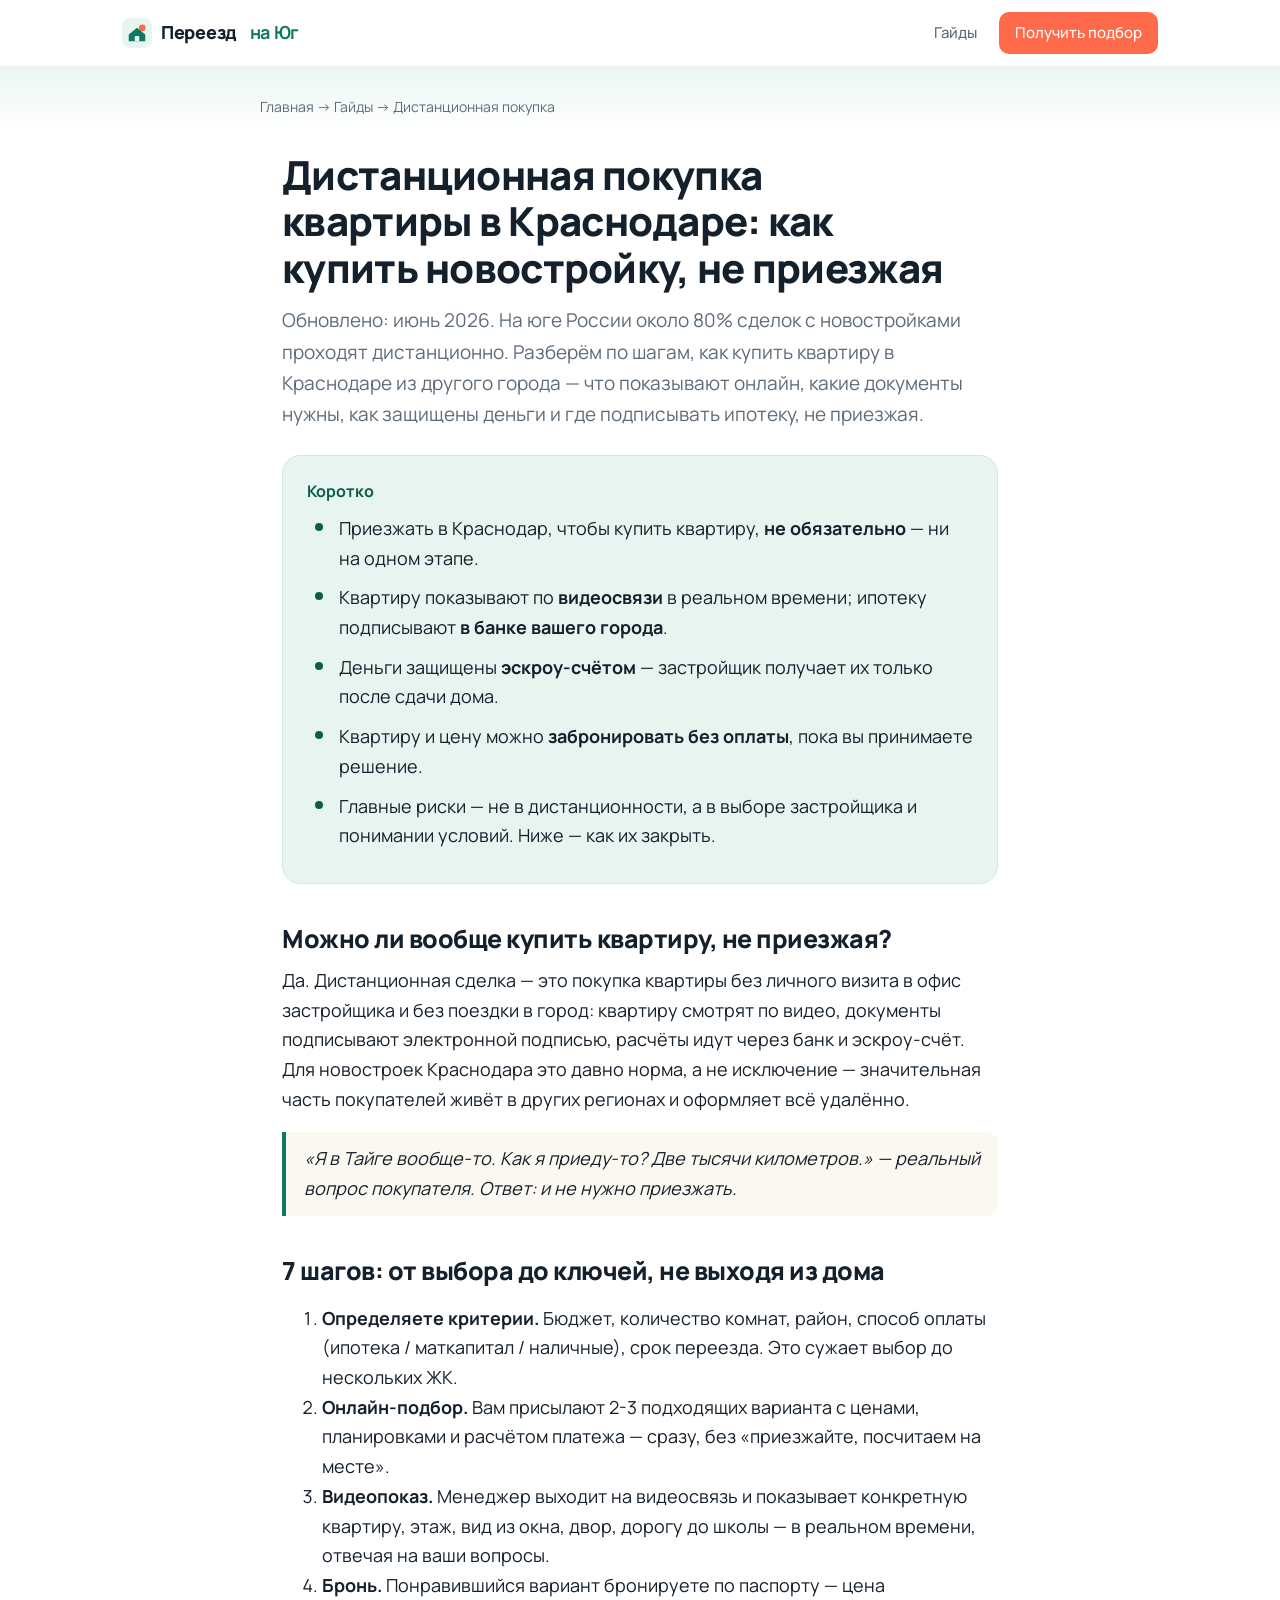
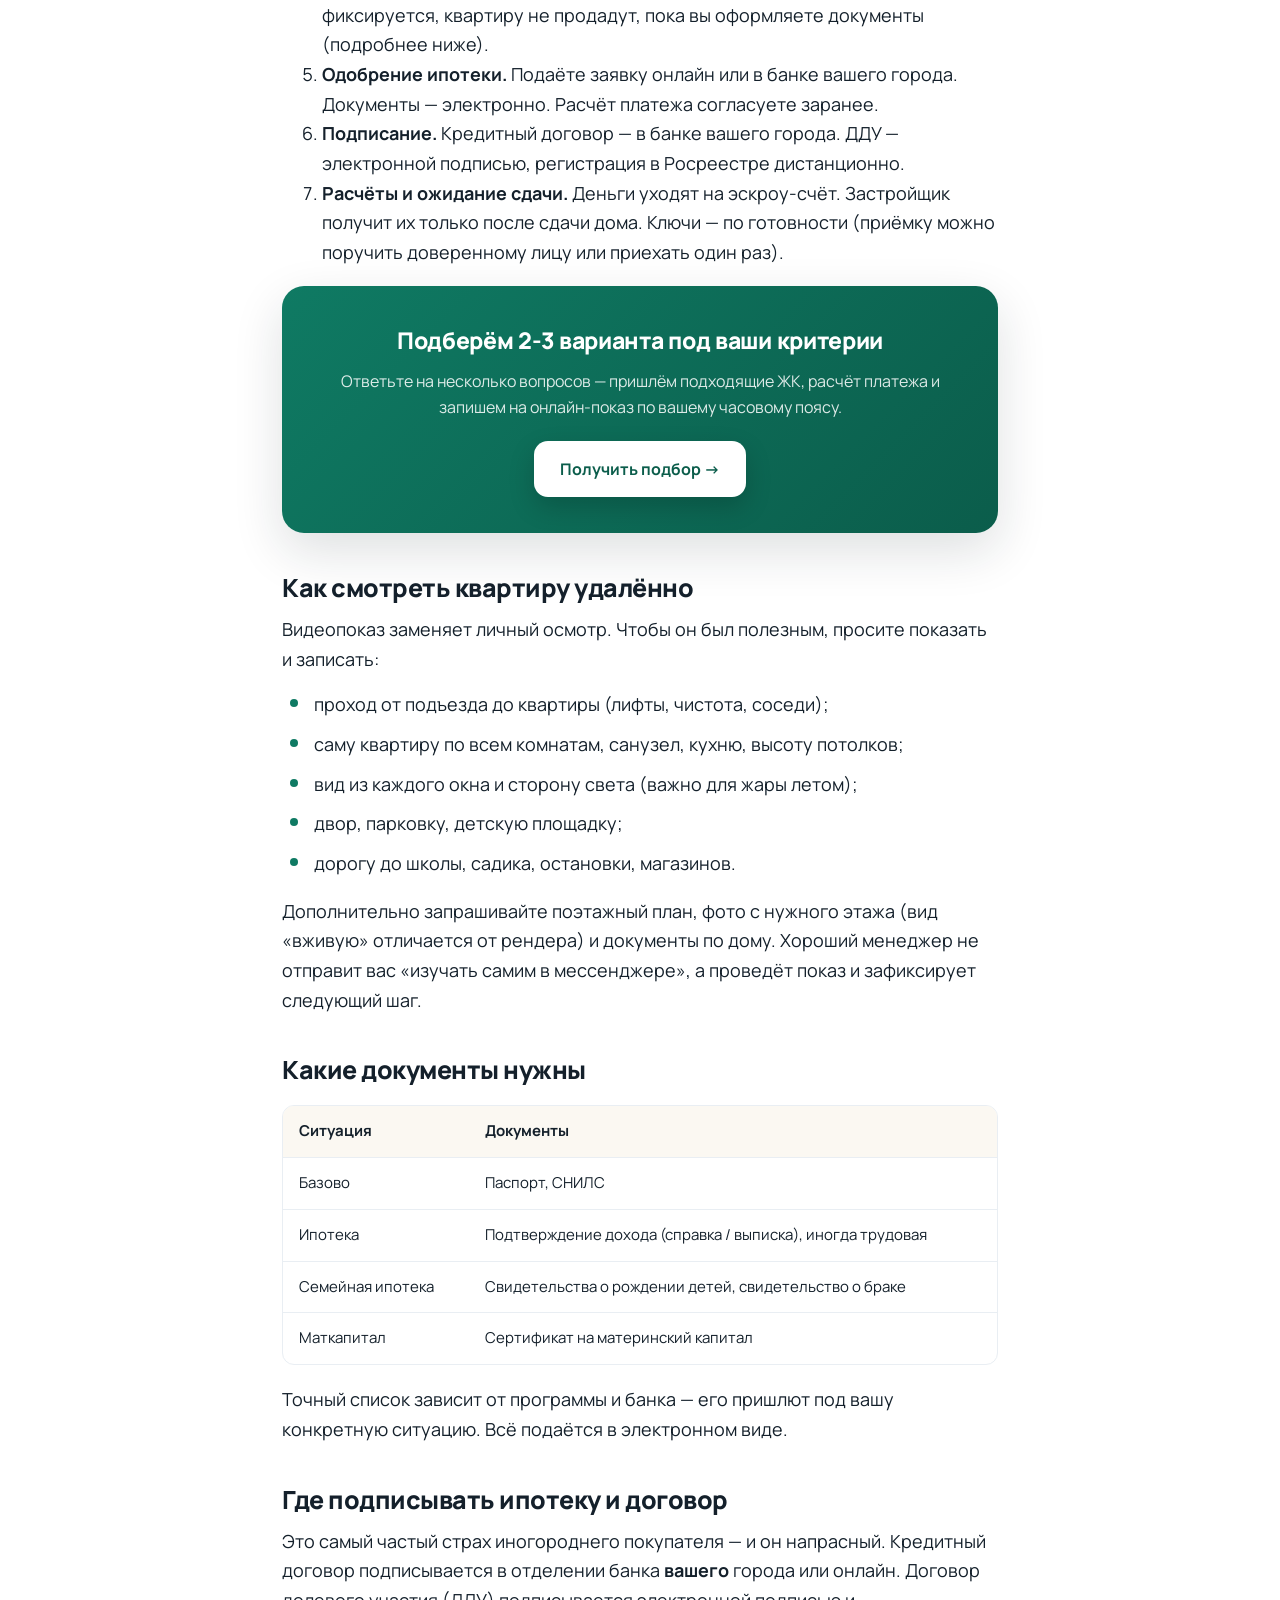
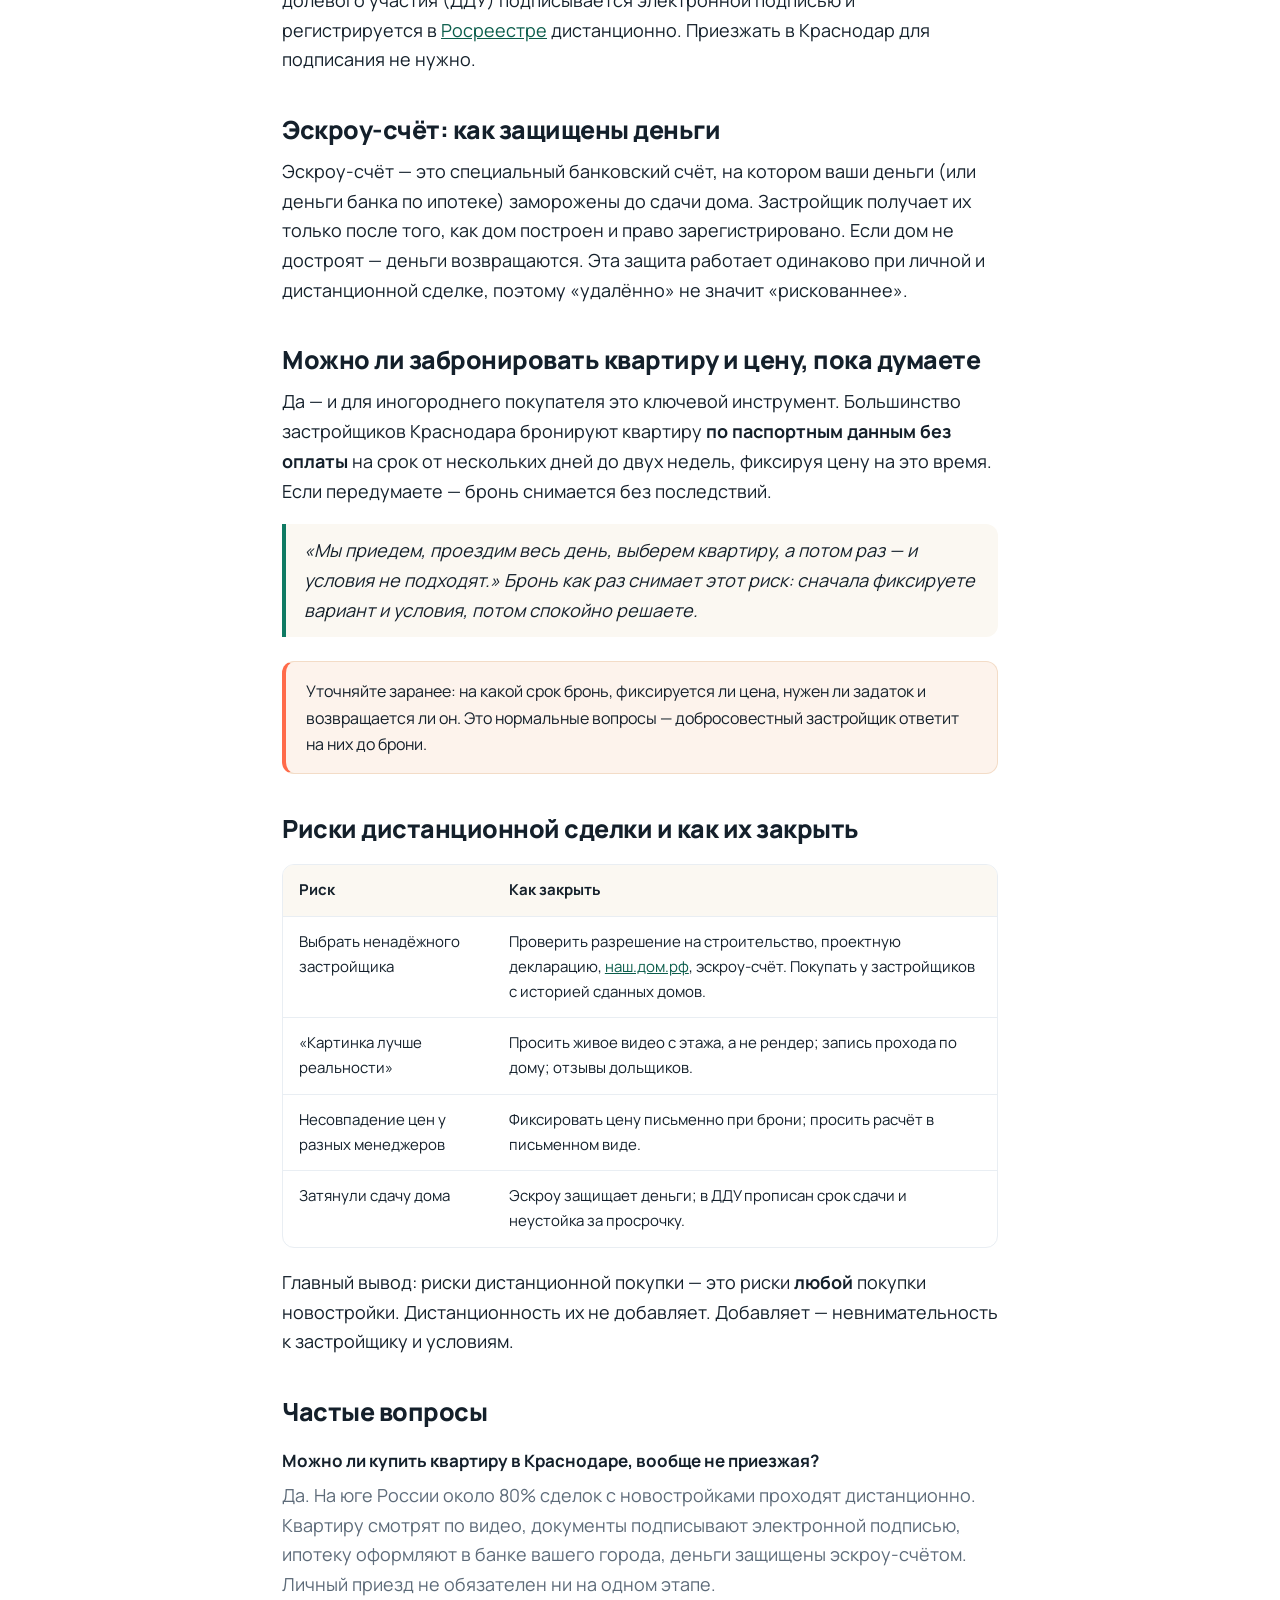
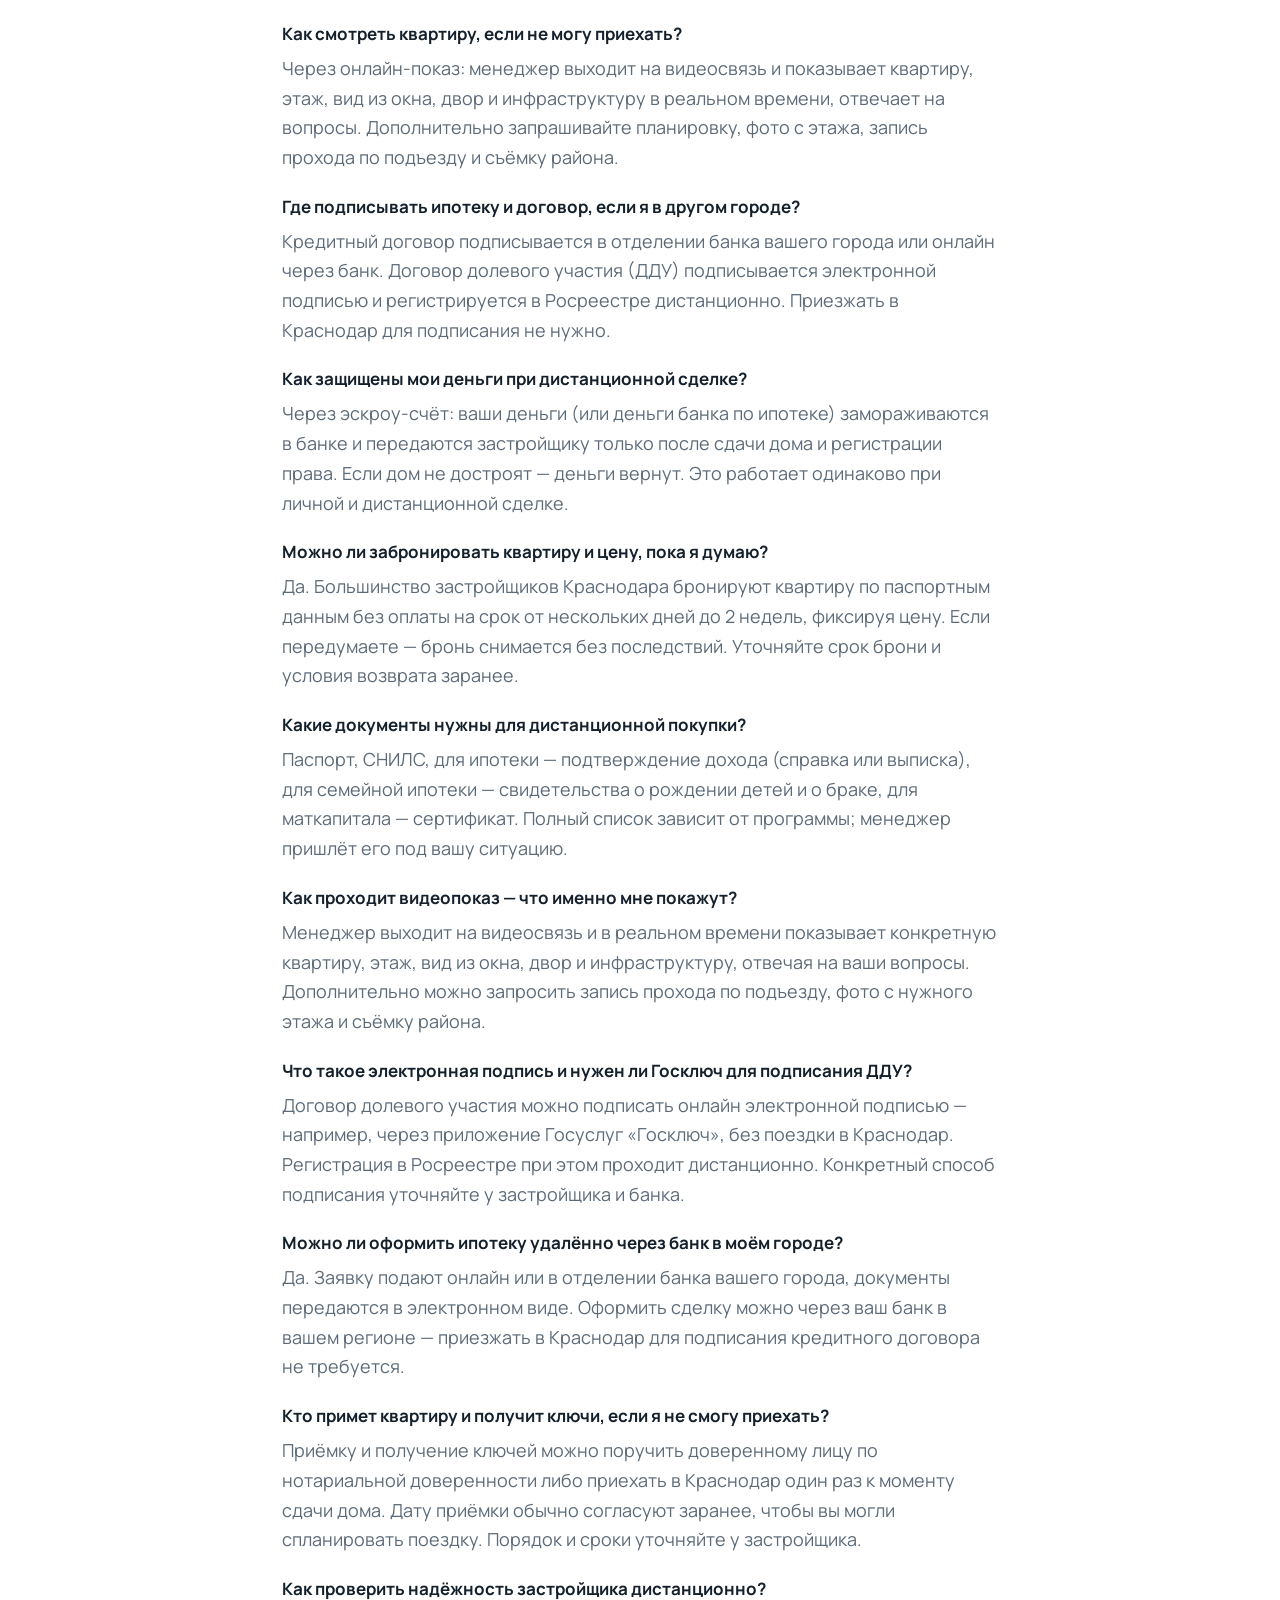
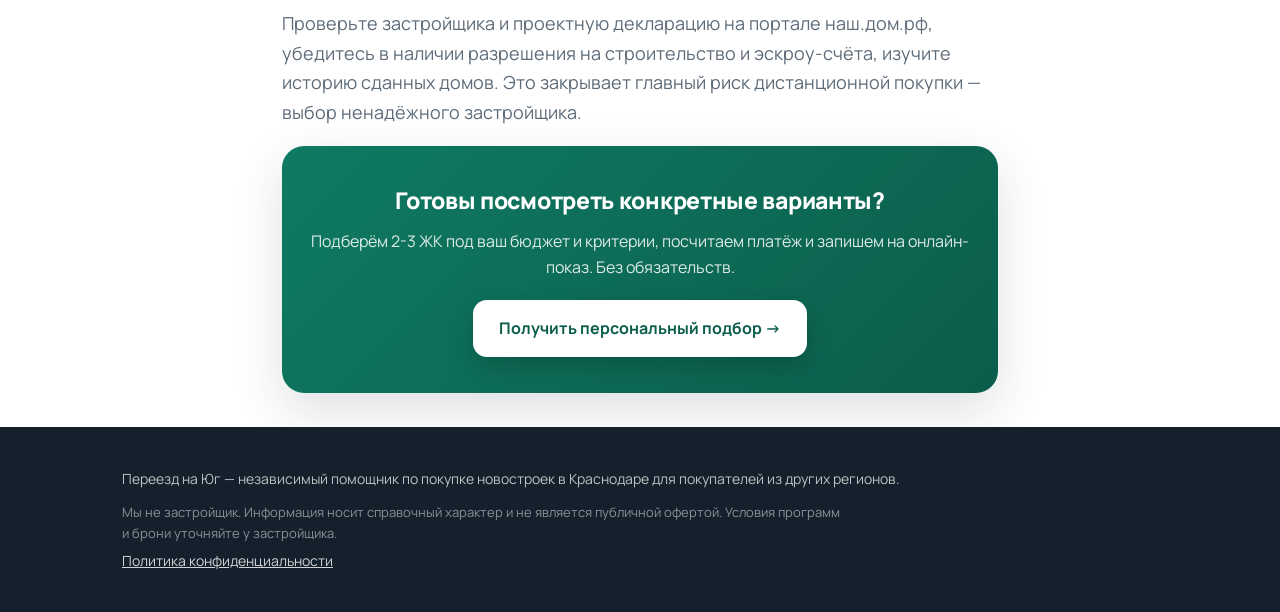
<file: guides/distancionnaya-pokupka-kvartiry-v-krasnodare.html>
<!doctype html>
<html lang="ru">
<head>
<meta charset="utf-8">
<meta name="viewport" content="width=device-width, initial-scale=1">
<script async src="/assets/metrika.js"></script>
<title>Дистанционная покупка квартиры в Краснодаре: как купить новостройку, не приезжая (2026)</title>
<meta name="description" content="Пошагово: как купить квартиру в новостройке Краснодара дистанционно из другого города. Видеопоказ, документы, эскроу, подпись ипотеки в своём городе, бронь без оплаты, риски и как их закрыть.">
<link rel="canonical" href="https://pereezdnayug.ru/guides/distancionnaya-pokupka-kvartiry-v-krasnodare.html">
<link rel="stylesheet" href="/assets/style.css">
<meta property="og:title" content="Дистанционная покупка квартиры в Краснодаре — полный гайд 2026">
<meta property="og:description" content="Как купить новостройку в Краснодаре, не приезжая: 7 шагов, документы, эскроу, видеопоказ, бронь без оплаты.">
<meta property="og:type" content="article">
<meta property="og:locale" content="ru_RU">

<script type="application/ld+json">
{
  "@context": "https://schema.org",
  "@type": "BreadcrumbList",
  "itemListElement": [
    {"@type":"ListItem","position":1,"name":"Главная","item":"https://pereezdnayug.ru/"},
    {"@type":"ListItem","position":2,"name":"Гайды","item":"https://pereezdnayug.ru/#guides"},
    {"@type":"ListItem","position":3,"name":"Дистанционная покупка квартиры в Краснодаре"}
  ]
}
</script>
<script type="application/ld+json">
{
  "@context": "https://schema.org",
  "@type": "Article",
  "headline": "Дистанционная покупка квартиры в Краснодаре: как купить новостройку, не приезжая",
  "description": "Пошаговый гайд по дистанционной покупке новостройки в Краснодаре для покупателей из других регионов.",
  "datePublished": "2026-06-01",
  "dateModified": "2026-06-01",
  "inLanguage": "ru-RU",
  "about": ["дистанционная сделка", "покупка квартиры в Краснодаре", "новостройка", "переезд"],
  "author": {"@type":"Organization","name":"Переезд на Юг"},
  "speakable": {"@type":"SpeakableSpecification","cssSelector":[".tldr",".faq"]}
}
</script>
<script type="application/ld+json">
{
  "@context": "https://schema.org",
  "@type": "FAQPage",
  "mainEntity": [
    {"@type":"Question","name":"Можно ли купить квартиру в Краснодаре, вообще не приезжая?","acceptedAnswer":{"@type":"Answer","text":"Да. На юге России около 80% сделок с новостройками проходят дистанционно. Квартиру смотрят по видео, документы подписывают электронной подписью, ипотеку оформляют в банке вашего города, деньги защищены эскроу-счётом. Личный приезд не обязателен ни на одном этапе."}},
    {"@type":"Question","name":"Как смотреть квартиру, если не могу приехать?","acceptedAnswer":{"@type":"Answer","text":"Через онлайн-показ: менеджер выходит на видеосвязь и показывает квартиру, этаж, вид из окна, двор и инфраструктуру в реальном времени, отвечает на вопросы. Дополнительно запрашивайте планировку, фото с этажа, запись прохода по подъезду и съёмку района."}},
    {"@type":"Question","name":"Где подписывать ипотеку и договор, если я в другом городе?","acceptedAnswer":{"@type":"Answer","text":"Кредитный договор подписывается в отделении банка вашего города или онлайн через банк. Договор долевого участия (ДДУ) подписывается электронной подписью и регистрируется в Росреестре дистанционно. Приезжать в Краснодар для подписания не нужно."}},
    {"@type":"Question","name":"Как защищены мои деньги при дистанционной сделке?","acceptedAnswer":{"@type":"Answer","text":"Через эскроу-счёт: ваши деньги (или деньги банка по ипотеке) замораживаются в банке и передаются застройщику только после сдачи дома и регистрации права. Если дом не достроят — деньги вернут. Это работает одинаково при личной и дистанционной сделке."}},
    {"@type":"Question","name":"Можно ли забронировать квартиру и цену, пока я думаю?","acceptedAnswer":{"@type":"Answer","text":"Да. Большинство застройщиков Краснодара бронируют квартиру по паспортным данным без оплаты на срок от нескольких дней до 2 недель, фиксируя цену. Если передумаете — бронь снимается без последствий. Уточняйте срок брони и условия возврата заранее."}},
    {"@type":"Question","name":"Какие документы нужны для дистанционной покупки?","acceptedAnswer":{"@type":"Answer","text":"Паспорт, СНИЛС, для ипотеки — подтверждение дохода (справка или выписка), для семейной ипотеки — свидетельства о рождении детей и о браке, для маткапитала — сертификат. Полный список зависит от программы; менеджер пришлёт его под вашу ситуацию."}},
    {"@type":"Question","name":"Как проходит видеопоказ — что именно мне покажут?","acceptedAnswer":{"@type":"Answer","text":"Менеджер выходит на видеосвязь и в реальном времени показывает конкретную квартиру, этаж, вид из окна, двор и инфраструктуру, отвечая на ваши вопросы. Дополнительно можно запросить запись прохода по подъезду, фото с нужного этажа и съёмку района."}},
    {"@type":"Question","name":"Что такое электронная подпись и нужен ли Госключ для подписания ДДУ?","acceptedAnswer":{"@type":"Answer","text":"Договор долевого участия можно подписать онлайн электронной подписью — например, через приложение Госуслуг «Госключ», без поездки в Краснодар. Регистрация в Росреестре при этом проходит дистанционно. Конкретный способ подписания уточняйте у застройщика и банка."}},
    {"@type":"Question","name":"Можно ли оформить ипотеку удалённо через банк в моём городе?","acceptedAnswer":{"@type":"Answer","text":"Да. Заявку подают онлайн или в отделении банка вашего города, документы передаются в электронном виде. Оформить сделку можно через ваш банк в вашем регионе — приезжать в Краснодар для подписания кредитного договора не требуется."}},
    {"@type":"Question","name":"Кто примет квартиру и получит ключи, если я не смогу приехать?","acceptedAnswer":{"@type":"Answer","text":"Приёмку и получение ключей можно поручить доверенному лицу по нотариальной доверенности либо приехать в Краснодар один раз к моменту сдачи дома. Дату приёмки обычно согласуют заранее, чтобы вы могли спланировать поездку. Порядок и сроки уточняйте у застройщика."}},
    {"@type":"Question","name":"Как проверить надёжность застройщика дистанционно?","acceptedAnswer":{"@type":"Answer","text":"Проверьте застройщика и проектную декларацию на портале наш.дом.рф, убедитесь в наличии разрешения на строительство и эскроу-счёта, изучите историю сданных домов. Это закрывает главный риск дистанционной покупки — выбор ненадёжного застройщика."}}
  ]
}
</script>
<script type="application/ld+json">
{
  "@context": "https://schema.org",
  "@type": "HowTo",
  "name": "Как купить квартиру в Краснодаре дистанционно",
  "step": [
    {"@type":"HowToStep","position":1,"name":"Определяете критерии","text":"Бюджет, количество комнат, район, способ оплаты (ипотека / маткапитал / наличные), срок переезда. Это сужает выбор до нескольких ЖК."},
    {"@type":"HowToStep","position":2,"name":"Онлайн-подбор","text":"Вам присылают 2-3 подходящих варианта с ценами, планировками и расчётом платежа — сразу, без «приезжайте, посчитаем на месте»."},
    {"@type":"HowToStep","position":3,"name":"Видеопоказ","text":"Менеджер выходит на видеосвязь и показывает конкретную квартиру, этаж, вид из окна, двор, дорогу до школы — в реальном времени, отвечая на ваши вопросы."},
    {"@type":"HowToStep","position":4,"name":"Бронь","text":"Понравившийся вариант бронируете по паспорту — цена фиксируется, квартиру не продадут, пока вы оформляете документы."},
    {"@type":"HowToStep","position":5,"name":"Одобрение ипотеки","text":"Подаёте заявку онлайн или в банке вашего города. Документы — электронно. Расчёт платежа согласуете заранее."},
    {"@type":"HowToStep","position":6,"name":"Подписание","text":"Кредитный договор — в банке вашего города. ДДУ — электронной подписью, регистрация в Росреестре дистанционно."},
    {"@type":"HowToStep","position":7,"name":"Расчёты и ожидание сдачи","text":"Деньги уходят на эскроу-счёт. Застройщик получит их только после сдачи дома. Ключи — по готовности (приёмку можно поручить доверенному лицу или приехать один раз)."}
  ]
}
</script>
<!-- Marquiz script start -->
<script>
(function(w, d, s, o){
  var j = d.createElement(s); j.async = true; j.src = '//script.marquiz.ru/v2.js';j.onload = function() {
    if (document.readyState !== 'loading') Marquiz.init(o);
    else document.addEventListener("DOMContentLoaded", function() {
      Marquiz.init(o);
    });
  };
  d.head.insertBefore(j, d.head.firstElementChild);
})(window, document, 'script', {
    host: '//quiz.marquiz.ru',
    region: 'ru',
    id: '6a21940663c2390019a34fd5',
    autoOpen: false,
    autoOpenFreq: 'once',
    openOnExit: false,
    disableOnMobile: false
  }
);
</script>
<!-- Marquiz script end -->
</head>
<body>
<header class="site">
  <div class="wrap">
    <a class="brand" href="/">
      <svg class="logo" viewBox="0 0 40 40" fill="none" xmlns="http://www.w3.org/2000/svg" aria-hidden="true">
        <rect width="40" height="40" rx="11" fill="#e7f4f0"/>
        <circle cx="27" cy="13" r="4.5" fill="#ff6b4a"/>
        <path d="M9 22 L20 13 L31 22 V31 H9 Z" fill="#0f7a63"/>
        <rect x="17" y="24" width="6" height="7" rx="1" fill="#e7f4f0"/>
      </svg>
      Переезд&nbsp;<b>на&nbsp;Юг</b>
    </a>
    <nav class="top">
      <a class="menu-only" href="/#guides">Гайды</a>
      <a class="cta" href="#popup:marquiz_6a21940663c2390019a34fd5">Получить подбор</a>
    </nav>
  </div>
</header>

<div class="article-hero"><div class="wrap read crumbs"><a href="/">Главная</a> → <a href="/#guides">Гайды</a> → Дистанционная покупка</div></div>

<main>
<article class="wrap read">
  <h1>Дистанционная покупка квартиры в Краснодаре: как купить новостройку, не приезжая</h1>
  <p class="lead" style="color:var(--muted);font-size:19px">Обновлено: июнь 2026. На юге России около 80% сделок с новостройками проходят дистанционно. Разберём по шагам, как купить квартиру в Краснодаре из другого города — что показывают онлайн, какие документы нужны, как защищены деньги и где подписывать ипотеку, не приезжая.</p>

  <div class="tldr">
    <strong>Коротко</strong>
    <ul>
      <li>Приезжать в Краснодар, чтобы купить квартиру, <b>не обязательно</b> — ни на одном этапе.</li>
      <li>Квартиру показывают по <b>видеосвязи</b> в реальном времени; ипотеку подписывают <b>в банке вашего города</b>.</li>
      <li>Деньги защищены <b>эскроу-счётом</b> — застройщик получает их только после сдачи дома.</li>
      <li>Квартиру и цену можно <b>забронировать без оплаты</b>, пока вы принимаете решение.</li>
      <li>Главные риски — не в дистанционности, а в выборе застройщика и понимании условий. Ниже — как их закрыть.</li>
    </ul>
  </div>

  <h2>Можно ли вообще купить квартиру, не приезжая?</h2>
  <p>Да. Дистанционная сделка — это покупка квартиры без личного визита в офис застройщика и без поездки в город: квартиру смотрят по видео, документы подписывают электронной подписью, расчёты идут через банк и эскроу-счёт. Для новостроек Краснодара это давно норма, а не исключение — значительная часть покупателей живёт в других регионах и оформляет всё удалённо.</p>
  <p class="quote">«Я в Тайге вообще-то. Как я приеду-то? Две тысячи километров.» — реальный вопрос покупателя. Ответ: и не нужно приезжать.</p>

  <h2>7 шагов: от выбора до ключей, не выходя из дома</h2>
  <ol>
    <li><b>Определяете критерии.</b> Бюджет, количество комнат, район, способ оплаты (ипотека / маткапитал / наличные), срок переезда. Это сужает выбор до нескольких ЖК.</li>
    <li><b>Онлайн-подбор.</b> Вам присылают 2-3 подходящих варианта с ценами, планировками и расчётом платежа — сразу, без «приезжайте, посчитаем на месте».</li>
    <li><b>Видеопоказ.</b> Менеджер выходит на видеосвязь и показывает конкретную квартиру, этаж, вид из окна, двор, дорогу до школы — в реальном времени, отвечая на ваши вопросы.</li>
    <li><b>Бронь.</b> Понравившийся вариант бронируете по паспорту — цена фиксируется, квартиру не продадут, пока вы оформляете документы (подробнее ниже).</li>
    <li><b>Одобрение ипотеки.</b> Подаёте заявку онлайн или в банке вашего города. Документы — электронно. Расчёт платежа согласуете заранее.</li>
    <li><b>Подписание.</b> Кредитный договор — в банке вашего города. ДДУ — электронной подписью, регистрация в Росреестре дистанционно.</li>
    <li><b>Расчёты и ожидание сдачи.</b> Деньги уходят на эскроу-счёт. Застройщик получит их только после сдачи дома. Ключи — по готовности (приёмку можно поручить доверенному лицу или приехать один раз).</li>
  </ol>

  <div class="cta-block">
    <h3>Подберём 2-3 варианта под ваши критерии</h3>
    <p>Ответьте на несколько вопросов — пришлём подходящие ЖК, расчёт платежа и запишем на онлайн-показ по вашему часовому поясу.</p>
    <div class="quiz-embed" data-marquiz="A-pereezd"><a class="btn" href="#popup:marquiz_6a21940663c2390019a34fd5">Получить подбор →</a></div>
  </div>

  <h2>Как смотреть квартиру удалённо</h2>
  <p>Видеопоказ заменяет личный осмотр. Чтобы он был полезным, просите показать и записать:</p>
  <ul>
    <li>проход от подъезда до квартиры (лифты, чистота, соседи);</li>
    <li>саму квартиру по всем комнатам, санузел, кухню, высоту потолков;</li>
    <li>вид из каждого окна и сторону света (важно для жары летом);</li>
    <li>двор, парковку, детскую площадку;</li>
    <li>дорогу до школы, садика, остановки, магазинов.</li>
  </ul>
  <p>Дополнительно запрашивайте поэтажный план, фото с нужного этажа (вид «вживую» отличается от рендера) и документы по дому. Хороший менеджер не отправит вас «изучать самим в мессенджере», а проведёт показ и зафиксирует следующий шаг.</p>

  <h2>Какие документы нужны</h2>
  <table>
    <tr><th>Ситуация</th><th>Документы</th></tr>
    <tr><td>Базово</td><td>Паспорт, СНИЛС</td></tr>
    <tr><td>Ипотека</td><td>Подтверждение дохода (справка / выписка), иногда трудовая</td></tr>
    <tr><td>Семейная ипотека</td><td>Свидетельства о рождении детей, свидетельство о браке</td></tr>
    <tr><td>Маткапитал</td><td>Сертификат на материнский капитал</td></tr>
  </table>
  <p>Точный список зависит от программы и банка — его пришлют под вашу конкретную ситуацию. Всё подаётся в электронном виде.</p>

  <h2>Где подписывать ипотеку и договор</h2>
  <p>Это самый частый страх иногороднего покупателя — и он напрасный. Кредитный договор подписывается в отделении банка <b>вашего</b> города или онлайн. Договор долевого участия (ДДУ) подписывается электронной подписью и регистрируется в <a href="https://rosreestr.gov.ru" target="_blank" rel="noopener">Росреестре</a> дистанционно. Приезжать в Краснодар для подписания не нужно.</p>

  <h2>Эскроу-счёт: как защищены деньги</h2>
  <p>Эскроу-счёт — это специальный банковский счёт, на котором ваши деньги (или деньги банка по ипотеке) заморожены до сдачи дома. Застройщик получает их только после того, как дом построен и право зарегистрировано. Если дом не достроят — деньги возвращаются. Эта защита работает одинаково при личной и дистанционной сделке, поэтому «удалённо» не значит «рискованнее».</p>

  <h2 id="bron">Можно ли забронировать квартиру и цену, пока думаете</h2>
  <p>Да — и для иногороднего покупателя это ключевой инструмент. Большинство застройщиков Краснодара бронируют квартиру <b>по паспортным данным без оплаты</b> на срок от нескольких дней до двух недель, фиксируя цену на это время. Если передумаете — бронь снимается без последствий.</p>
  <p class="quote">«Мы приедем, проездим весь день, выберем квартиру, а потом раз — и условия не подходят.» Бронь как раз снимает этот риск: сначала фиксируете вариант и условия, потом спокойно решаете.</p>
  <div class="callout">Уточняйте заранее: на какой срок бронь, фиксируется ли цена, нужен ли задаток и возвращается ли он. Это нормальные вопросы — добросовестный застройщик ответит на них до брони.</div>

  <h2>Риски дистанционной сделки и как их закрыть</h2>
  <table>
    <tr><th>Риск</th><th>Как закрыть</th></tr>
    <tr><td>Выбрать ненадёжного застройщика</td><td>Проверить разрешение на строительство, проектную декларацию, <a href="https://наш.дом.рф" target="_blank" rel="noopener">наш.дом.рф</a>, эскроу-счёт. Покупать у застройщиков с историей сданных домов.</td></tr>
    <tr><td>«Картинка лучше реальности»</td><td>Просить живое видео с этажа, а не рендер; запись прохода по дому; отзывы дольщиков.</td></tr>
    <tr><td>Несовпадение цен у разных менеджеров</td><td>Фиксировать цену письменно при брони; просить расчёт в письменном виде.</td></tr>
    <tr><td>Затянули сдачу дома</td><td>Эскроу защищает деньги; в ДДУ прописан срок сдачи и неустойка за просрочку.</td></tr>
  </table>
  <p>Главный вывод: риски дистанционной покупки — это риски <b>любой</b> покупки новостройки. Дистанционность их не добавляет. Добавляет — невнимательность к застройщику и условиям.</p>

  <h2 class="faq">Частые вопросы</h2>
  <dl class="faq">
    <dt>Можно ли купить квартиру в Краснодаре, вообще не приезжая?</dt>
    <dd>Да. На юге России около 80% сделок с новостройками проходят дистанционно. Квартиру смотрят по видео, документы подписывают электронной подписью, ипотеку оформляют в банке вашего города, деньги защищены эскроу-счётом. Личный приезд не обязателен ни на одном этапе.</dd>
    <dt>Как смотреть квартиру, если не могу приехать?</dt>
    <dd>Через онлайн-показ: менеджер выходит на видеосвязь и показывает квартиру, этаж, вид из окна, двор и инфраструктуру в реальном времени, отвечает на вопросы. Дополнительно запрашивайте планировку, фото с этажа, запись прохода по подъезду и съёмку района.</dd>
    <dt>Где подписывать ипотеку и договор, если я в другом городе?</dt>
    <dd>Кредитный договор подписывается в отделении банка вашего города или онлайн через банк. Договор долевого участия (ДДУ) подписывается электронной подписью и регистрируется в Росреестре дистанционно. Приезжать в Краснодар для подписания не нужно.</dd>
    <dt>Как защищены мои деньги при дистанционной сделке?</dt>
    <dd>Через эскроу-счёт: ваши деньги (или деньги банка по ипотеке) замораживаются в банке и передаются застройщику только после сдачи дома и регистрации права. Если дом не достроят — деньги вернут. Это работает одинаково при личной и дистанционной сделке.</dd>
    <dt>Можно ли забронировать квартиру и цену, пока я думаю?</dt>
    <dd>Да. Большинство застройщиков Краснодара бронируют квартиру по паспортным данным без оплаты на срок от нескольких дней до 2 недель, фиксируя цену. Если передумаете — бронь снимается без последствий. Уточняйте срок брони и условия возврата заранее.</dd>
    <dt>Какие документы нужны для дистанционной покупки?</dt>
    <dd>Паспорт, СНИЛС, для ипотеки — подтверждение дохода (справка или выписка), для семейной ипотеки — свидетельства о рождении детей и о браке, для маткапитала — сертификат. Полный список зависит от программы; менеджер пришлёт его под вашу ситуацию.</dd>
    <dt>Как проходит видеопоказ — что именно мне покажут?</dt>
    <dd>Менеджер выходит на видеосвязь и в реальном времени показывает конкретную квартиру, этаж, вид из окна, двор и инфраструктуру, отвечая на ваши вопросы. Дополнительно можно запросить запись прохода по подъезду, фото с нужного этажа и съёмку района.</dd>
    <dt>Что такое электронная подпись и нужен ли Госключ для подписания ДДУ?</dt>
    <dd>Договор долевого участия можно подписать онлайн электронной подписью — например, через приложение Госуслуг «Госключ», без поездки в Краснодар. Регистрация в Росреестре при этом проходит дистанционно. Конкретный способ подписания уточняйте у застройщика и банка.</dd>
    <dt>Можно ли оформить ипотеку удалённо через банк в моём городе?</dt>
    <dd>Да. Заявку подают онлайн или в отделении банка вашего города, документы передаются в электронном виде. Оформить сделку можно через ваш банк в вашем регионе — приезжать в Краснодар для подписания кредитного договора не требуется.</dd>
    <dt>Кто примет квартиру и получит ключи, если я не смогу приехать?</dt>
    <dd>Приёмку и получение ключей можно поручить доверенному лицу по нотариальной доверенности либо приехать в Краснодар один раз к моменту сдачи дома. Дату приёмки обычно согласуют заранее, чтобы вы могли спланировать поездку. Порядок и сроки уточняйте у застройщика.</dd>
    <dt>Как проверить надёжность застройщика дистанционно?</dt>
    <dd>Проверьте застройщика и проектную декларацию на портале наш.дом.рф, убедитесь в наличии разрешения на строительство и эскроу-счёта, изучите историю сданных домов. Это закрывает главный риск дистанционной покупки — выбор ненадёжного застройщика.</dd>
  </dl>

  <div class="cta-block">
    <h3>Готовы посмотреть конкретные варианты?</h3>
    <p>Подберём 2-3 ЖК под ваш бюджет и критерии, посчитаем платёж и запишем на онлайн-показ. Без обязательств.</p>
    <div class="quiz-embed" data-marquiz="A-pereezd"><a class="btn" href="#popup:marquiz_6a21940663c2390019a34fd5">Получить персональный подбор →</a></div>
  </div>
</article>
</main>

<footer class="site">
  <div class="wrap">
    Переезд на Юг — независимый помощник по покупке новостроек в Краснодаре для покупателей из других регионов.
    <div class="disc">Мы не застройщик. Информация носит справочный характер и не является публичной офертой. Условия программ и брони уточняйте у застройщика.</div>
  </div>
  <div class="wrap" style="padding-top:4px"><a href="/privacy.html">Политика конфиденциальности</a></div>
</footer>
</body>
</html>
</file>
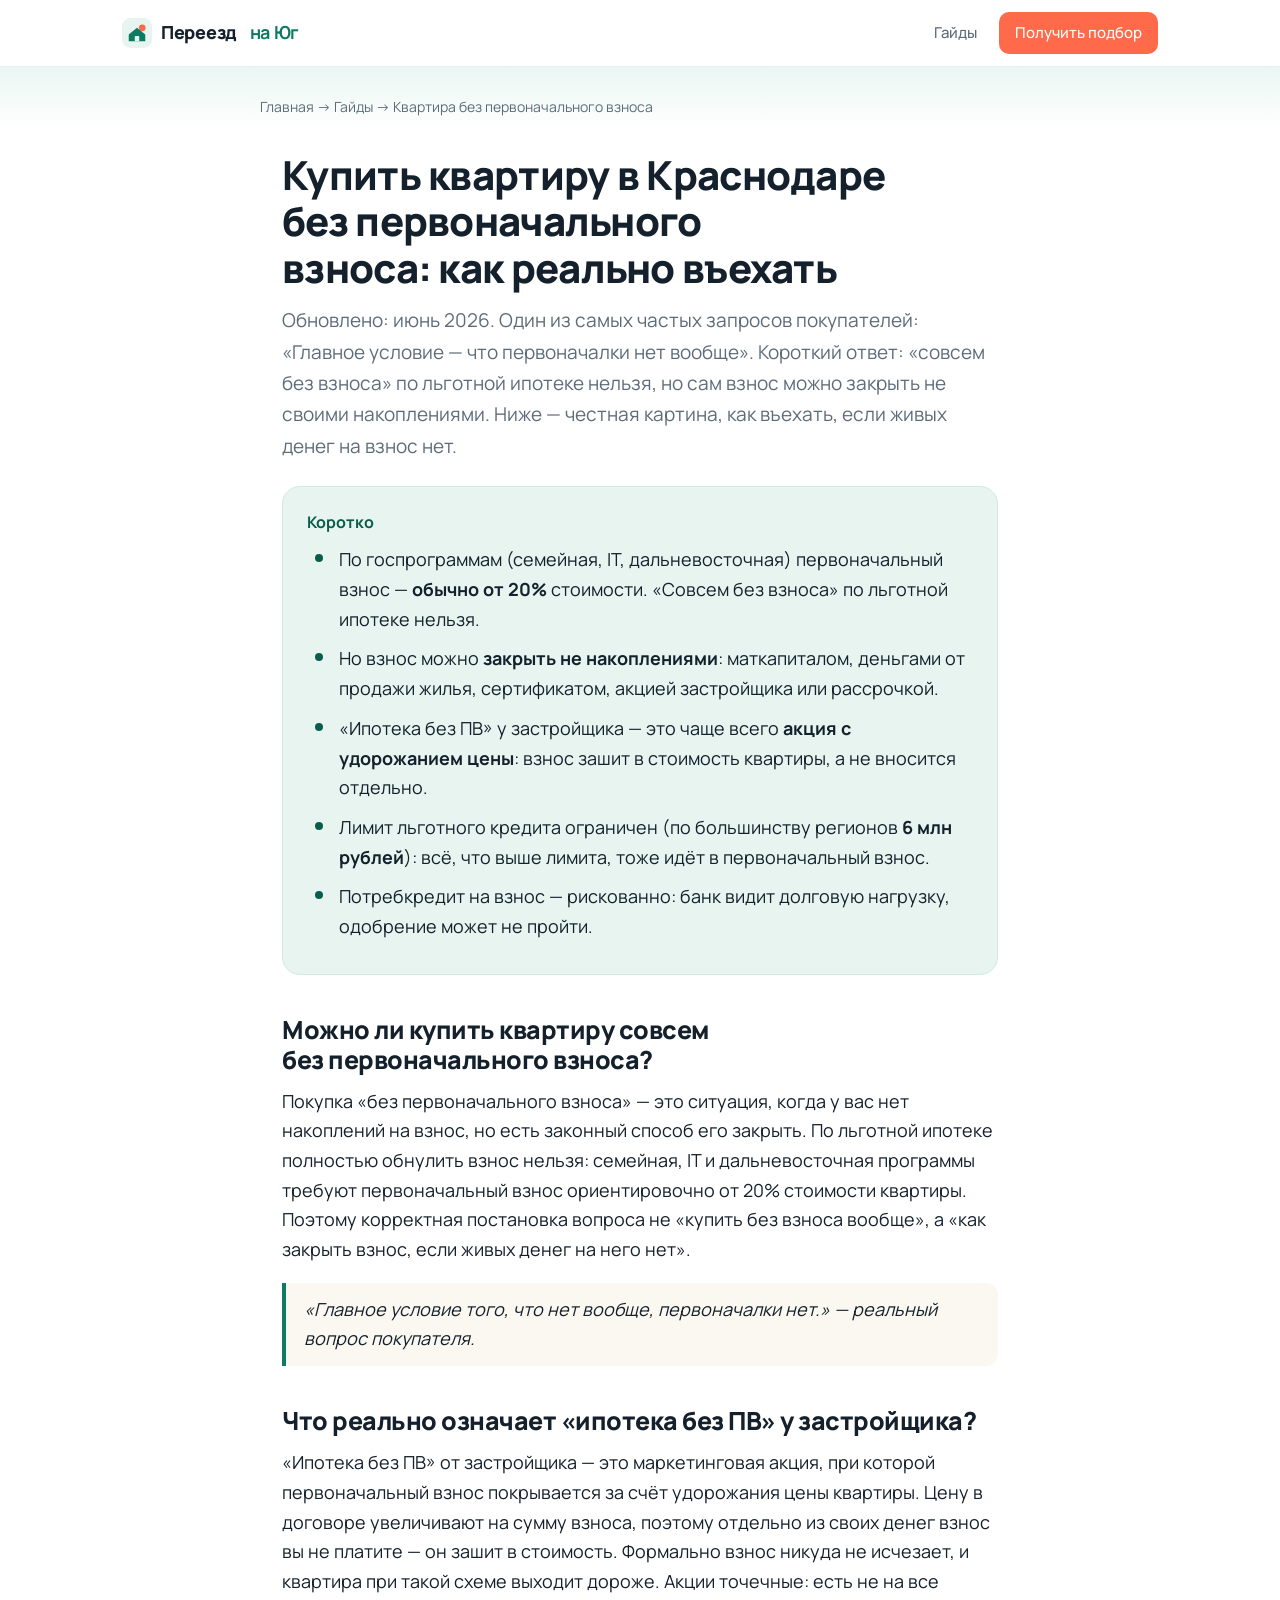
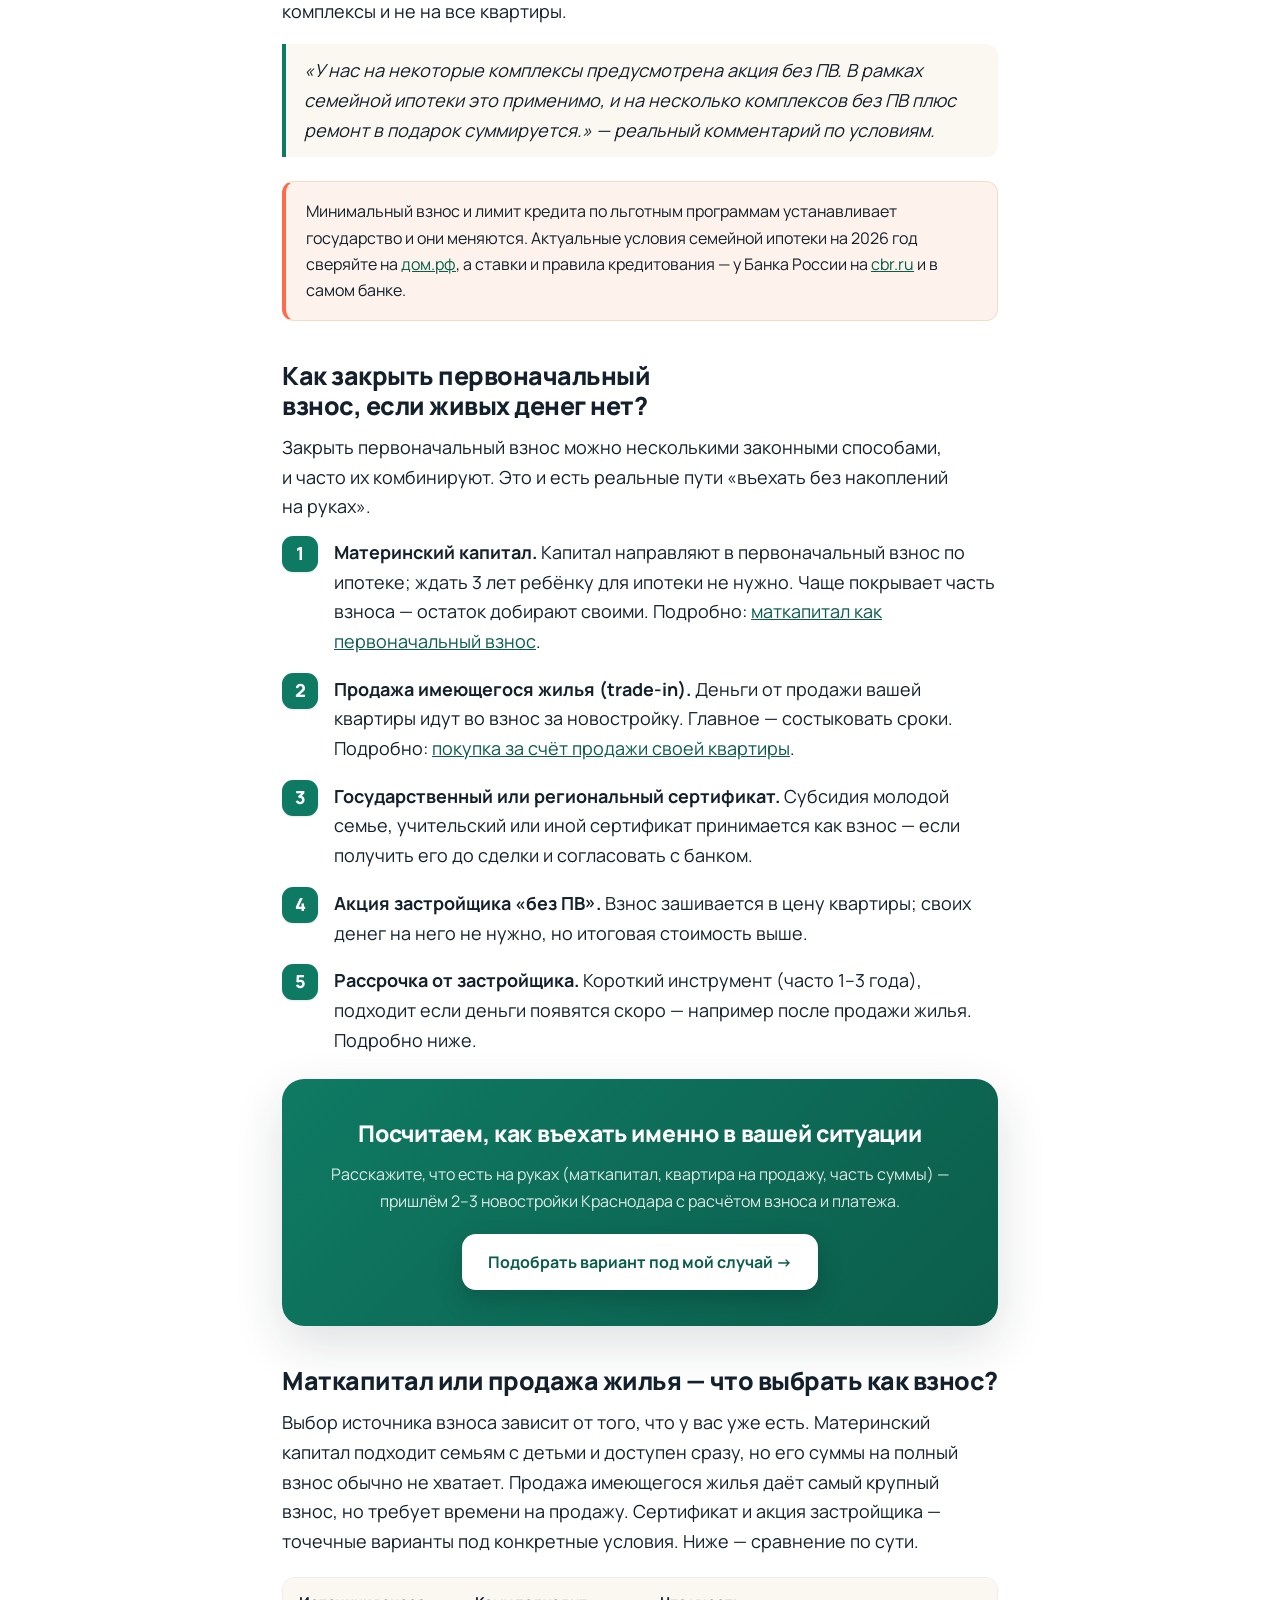
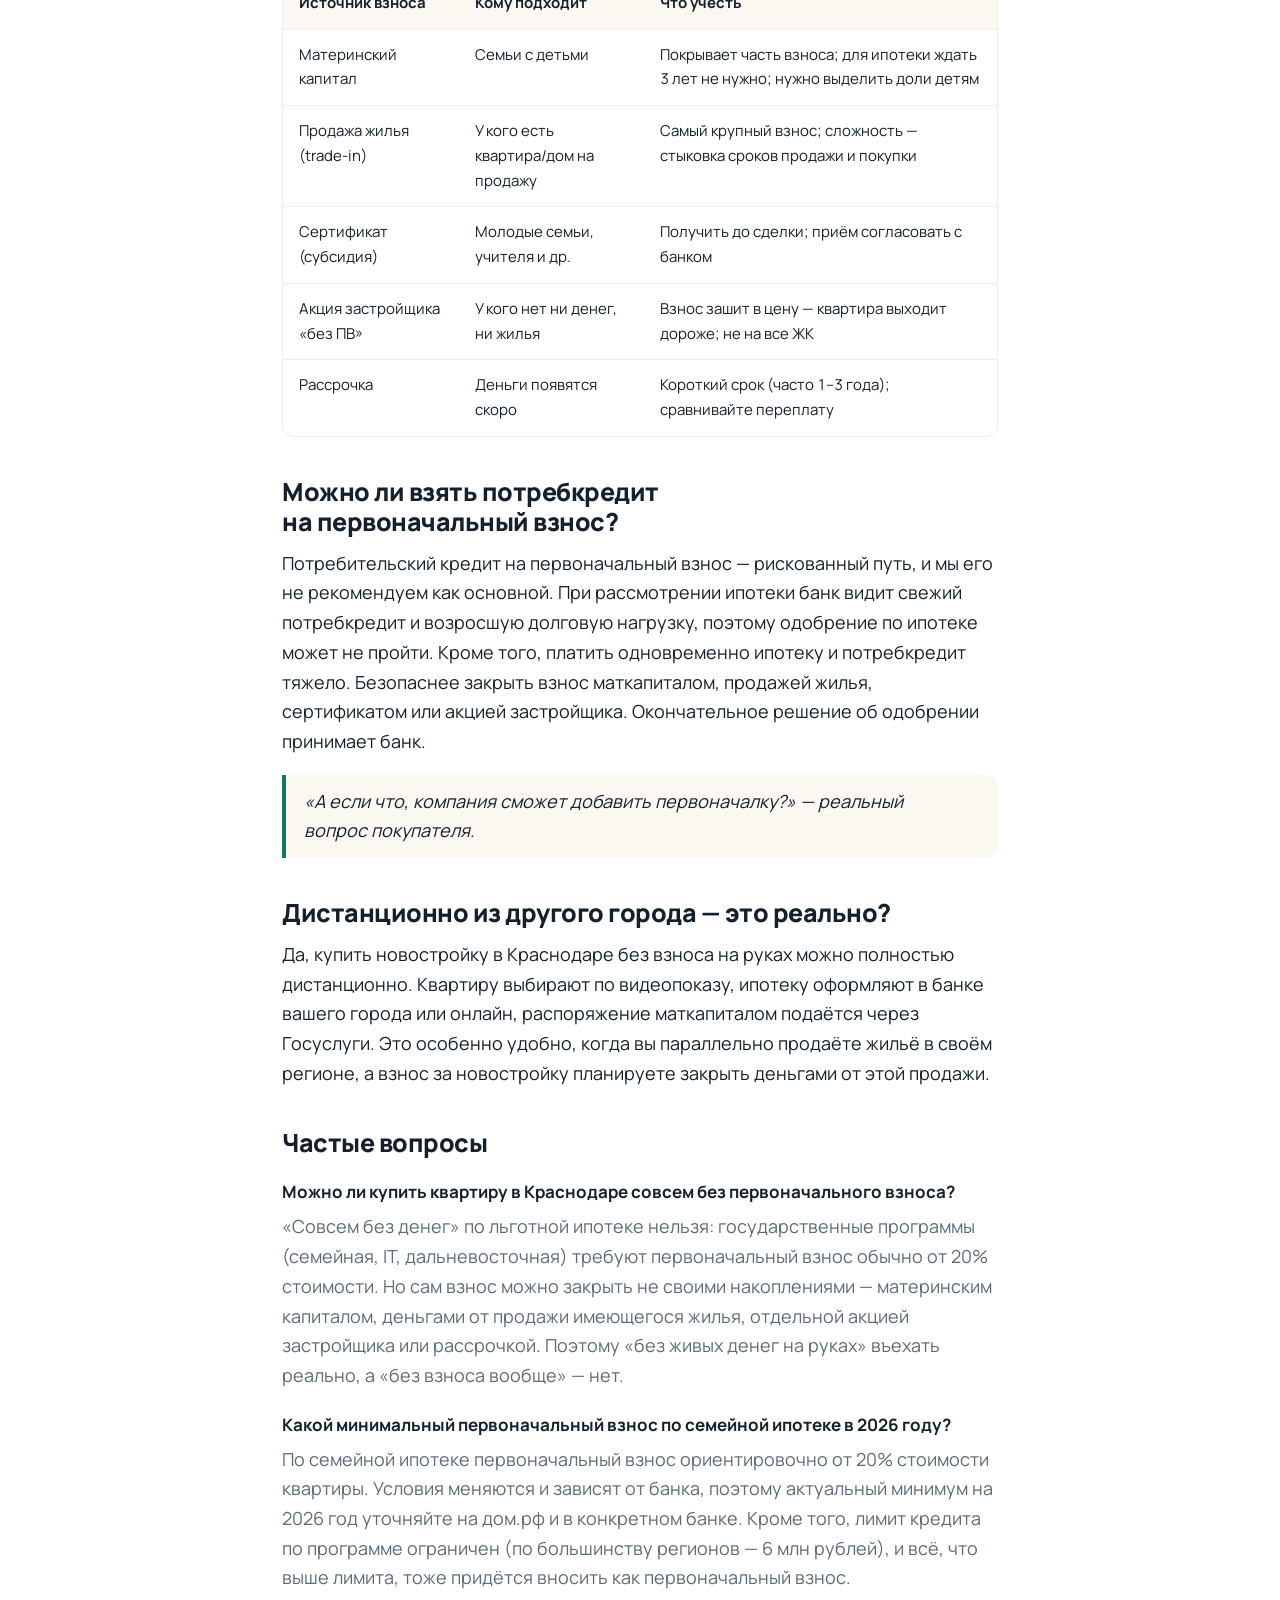
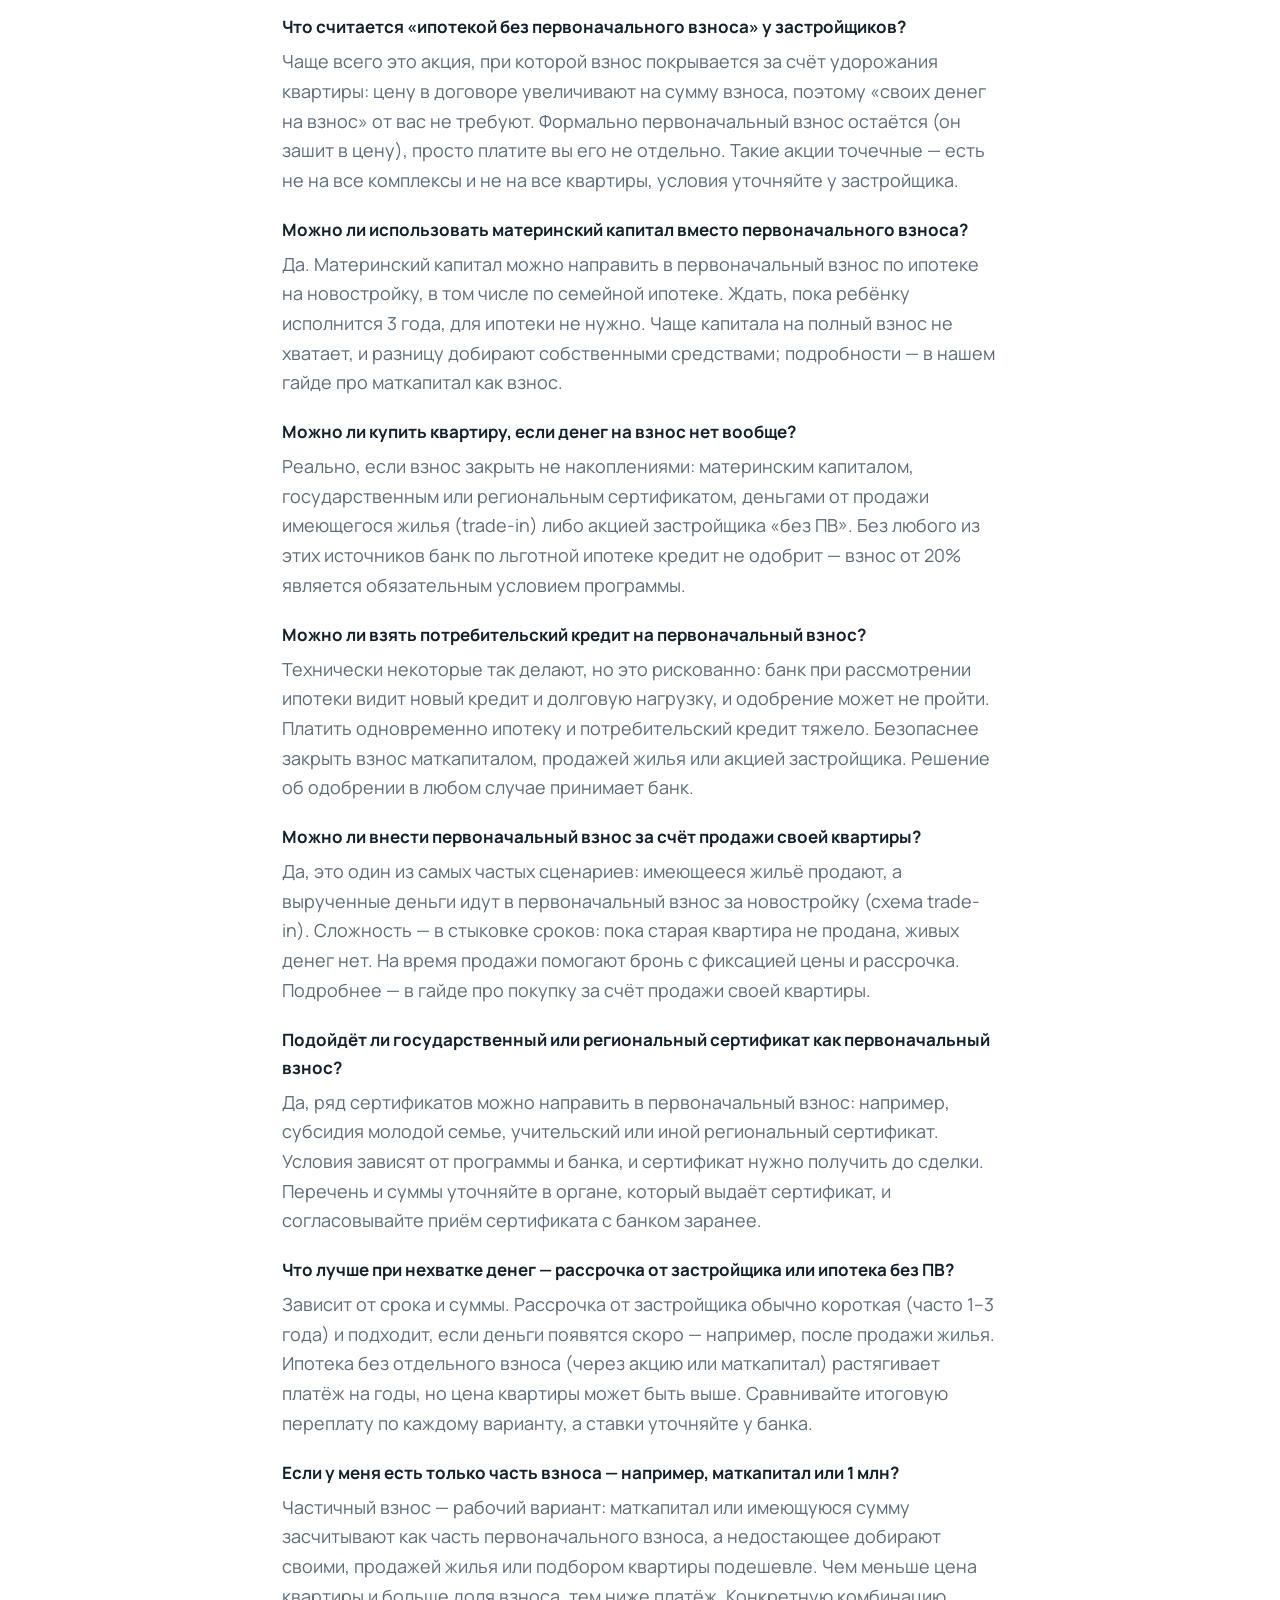
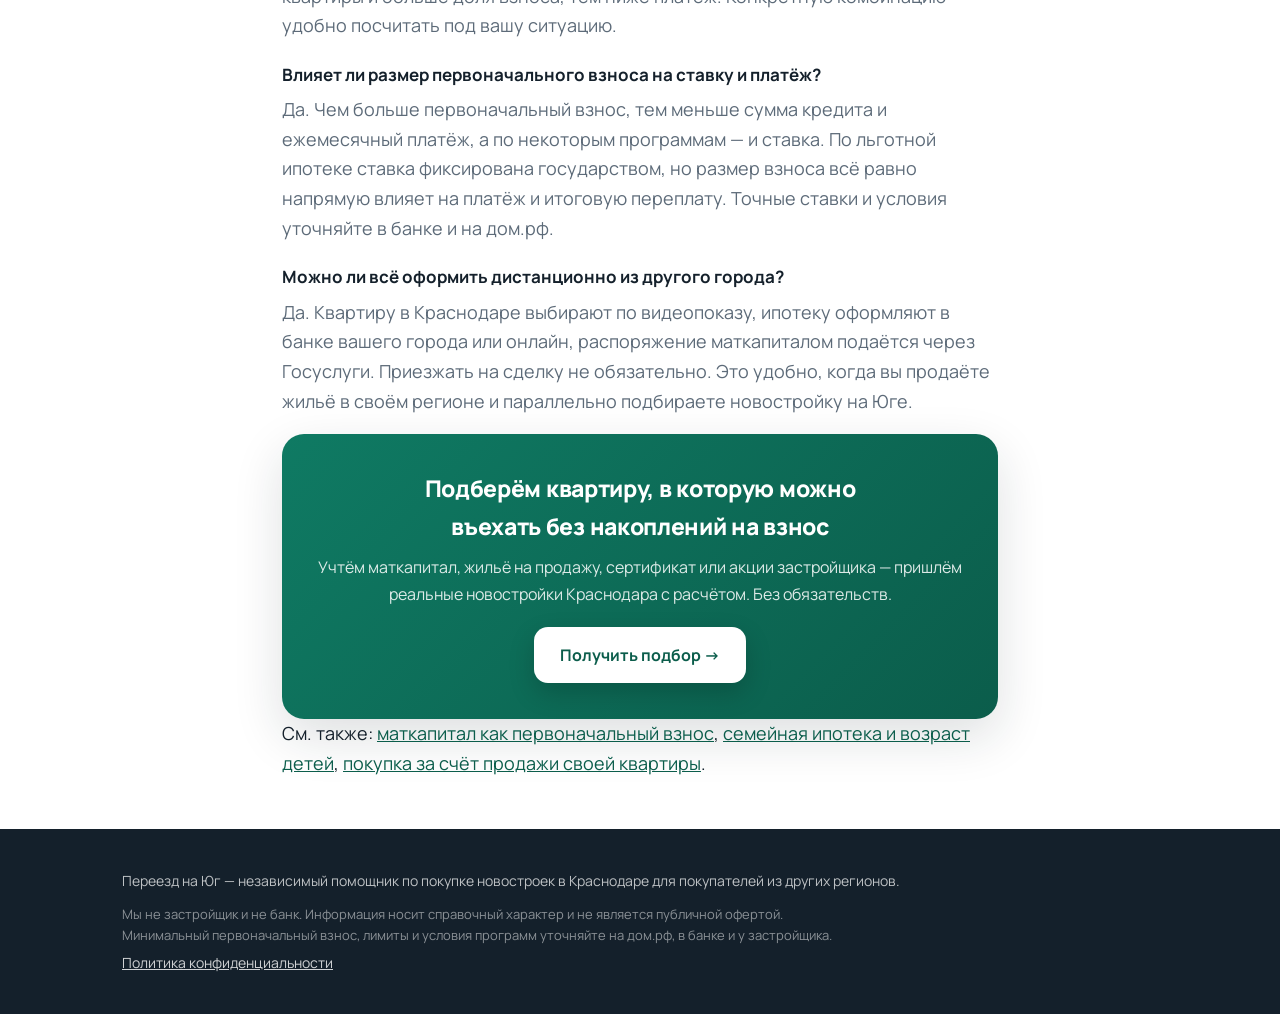
<file: guides/ipoteka-bez-pervonachalnogo-vznosa-krasnodare.html>
<!doctype html>
<html lang="ru">
<head>
<meta charset="utf-8">
<meta name="viewport" content="width=device-width, initial-scale=1">
<script async src="/assets/metrika.js"></script>
<title>Купить квартиру в Краснодаре без первоначального взноса в 2026 — как реально</title>
<meta name="description" content="Можно ли купить новостройку в Краснодаре без первоначального взноса в 2026 году. По льготной ипотеке взнос обычно от 20%, «совсем без денег» нельзя — но взнос реально закрыть маткапиталом, продажей жилья или акцией застройщика. Честная картина.">
<link rel="canonical" href="https://pereezdnayug.ru/guides/ipoteka-bez-pervonachalnogo-vznosa-krasnodare.html">
<link rel="stylesheet" href="/assets/style.css">
<meta property="og:title" content="Квартира в Краснодаре без первоначального взноса — как реально въехать">
<meta property="og:description" content="По госпрограммам взнос обычно от 20%, «совсем без взноса» нельзя. Реальные пути закрыть взнос: маткапитал, продажа жилья, акции застройщика, рассрочка.">
<meta property="og:type" content="article">
<meta property="og:locale" content="ru_RU">

<!-- BreadcrumbList -->
<script type="application/ld+json">
{
  "@context": "https://schema.org",
  "@type": "BreadcrumbList",
  "itemListElement": [
    {"@type":"ListItem","position":1,"name":"Главная","item":"https://pereezdnayug.ru/"},
    {"@type":"ListItem","position":2,"name":"Гайды","item":"https://pereezdnayug.ru/#guides"},
    {"@type":"ListItem","position":3,"name":"Квартира без первоначального взноса"}
  ]
}
</script>
<!-- Article + speakable -->
<script type="application/ld+json">
{
  "@context": "https://schema.org",
  "@type": "Article",
  "headline": "Купить квартиру в Краснодаре без первоначального взноса в 2026: как реально въехать",
  "description": "Можно ли купить новостройку в Краснодаре без первоначального взноса и какими способами реально закрыть взнос, если живых денег нет.",
  "datePublished": "2026-06-04",
  "dateModified": "2026-06-04",
  "inLanguage": "ru-RU",
  "about": ["ипотека без первоначального взноса", "первоначальный взнос", "ипотека", "новостройка", "Краснодар"],
  "author": {"@type":"Organization","name":"Переезд на Юг"},
  "speakable": {"@type":"SpeakableSpecification","cssSelector":[".tldr",".faq"]}
}
</script>
<!-- FAQPage — mirrors the visible <dl class="faq"> below -->
<script type="application/ld+json">
{
  "@context": "https://schema.org",
  "@type": "FAQPage",
  "mainEntity": [
    {"@type":"Question","name":"Можно ли купить квартиру в Краснодаре совсем без первоначального взноса?","acceptedAnswer":{"@type":"Answer","text":"«Совсем без денег» по льготной ипотеке нельзя: государственные программы (семейная, IT, дальневосточная) требуют первоначальный взнос обычно от 20% стоимости. Но сам взнос можно закрыть не своими накоплениями — материнским капиталом, деньгами от продажи имеющегося жилья, отдельной акцией застройщика или рассрочкой. Поэтому «без живых денег на руках» въехать реально, а «без взноса вообще» — нет."}},
    {"@type":"Question","name":"Какой минимальный первоначальный взнос по семейной ипотеке в 2026 году?","acceptedAnswer":{"@type":"Answer","text":"По семейной ипотеке первоначальный взнос ориентировочно от 20% стоимости квартиры. Условия меняются и зависят от банка, поэтому актуальный минимум на 2026 год уточняйте на дом.рф и в конкретном банке. Кроме того, лимит кредита по программе ограничен (по большинству регионов — 6 млн рублей), и всё, что выше лимита, тоже придётся вносить как первоначальный взнос."}},
    {"@type":"Question","name":"Что считается «ипотекой без первоначального взноса» у застройщиков?","acceptedAnswer":{"@type":"Answer","text":"Чаще всего это акция, при которой взнос покрывается за счёт удорожания квартиры: цену в договоре увеличивают на сумму взноса, поэтому «своих денег на взнос» от вас не требуют. Формально первоначальный взнос остаётся (он зашит в цену), просто платите вы его не отдельно. Такие акции точечные — есть не на все комплексы и не на все квартиры, условия уточняйте у застройщика."}},
    {"@type":"Question","name":"Можно ли использовать материнский капитал вместо первоначального взноса?","acceptedAnswer":{"@type":"Answer","text":"Да. Материнский капитал можно направить в первоначальный взнос по ипотеке на новостройку, в том числе по семейной ипотеке. Ждать, пока ребёнку исполнится 3 года, для ипотеки не нужно. Чаще капитала на полный взнос не хватает, и разницу добирают собственными средствами; подробности — в нашем гайде про маткапитал как взнос."}},
    {"@type":"Question","name":"Можно ли купить квартиру, если денег на взнос нет вообще?","acceptedAnswer":{"@type":"Answer","text":"Реально, если взнос закрыть не накоплениями: материнским капиталом, государственным или региональным сертификатом, деньгами от продажи имеющегося жилья (trade-in) либо акцией застройщика «без ПВ». Без любого из этих источников банк по льготной ипотеке кредит не одобрит — взнос от 20% является обязательным условием программы."}},
    {"@type":"Question","name":"Можно ли взять потребительский кредит на первоначальный взнос?","acceptedAnswer":{"@type":"Answer","text":"Технически некоторые так делают, но это рискованно: банк при рассмотрении ипотеки видит новый кредит и долговую нагрузку, и одобрение может не пройти. Платить одновременно ипотеку и потребительский кредит тяжело. Безопаснее закрыть взнос маткапиталом, продажей жилья или акцией застройщика. Решение об одобрении в любом случае принимает банк."}},
    {"@type":"Question","name":"Можно ли внести первоначальный взнос за счёт продажи своей квартиры?","acceptedAnswer":{"@type":"Answer","text":"Да, это один из самых частых сценариев: имеющееся жильё продают, а вырученные деньги идут в первоначальный взнос за новостройку (схема trade-in). Сложность — в стыковке сроков: пока старая квартира не продана, живых денег нет. На время продажи помогают бронь с фиксацией цены и рассрочка. Подробнее — в гайде про покупку за счёт продажи своей квартиры."}},
    {"@type":"Question","name":"Подойдёт ли государственный или региональный сертификат как первоначальный взнос?","acceptedAnswer":{"@type":"Answer","text":"Да, ряд сертификатов можно направить в первоначальный взнос: например, субсидия молодой семье, учительский или иной региональный сертификат. Условия зависят от программы и банка, и сертификат нужно получить до сделки. Перечень и суммы уточняйте в органе, который выдаёт сертификат, и согласовывайте приём сертификата с банком заранее."}},
    {"@type":"Question","name":"Что лучше при нехватке денег — рассрочка от застройщика или ипотека без ПВ?","acceptedAnswer":{"@type":"Answer","text":"Зависит от срока и суммы. Рассрочка от застройщика обычно короткая (часто 1–3 года) и подходит, если деньги появятся скоро — например, после продажи жилья. Ипотека без отдельного взноса (через акцию или маткапитал) растягивает платёж на годы, но цена квартиры может быть выше. Сравнивайте итоговую переплату по каждому варианту, а ставки уточняйте у банка."}},
    {"@type":"Question","name":"Если у меня есть только часть взноса — например, маткапитал или 1 млн?","acceptedAnswer":{"@type":"Answer","text":"Частичный взнос — рабочий вариант: маткапитал или имеющуюся сумму засчитывают как часть первоначального взноса, а недостающее добирают своими, продажей жилья или подбором квартиры подешевле. Чем меньше цена квартиры и больше доля взноса, тем ниже платёж. Конкретную комбинацию удобно посчитать под вашу ситуацию."}},
    {"@type":"Question","name":"Влияет ли размер первоначального взноса на ставку и платёж?","acceptedAnswer":{"@type":"Answer","text":"Да. Чем больше первоначальный взнос, тем меньше сумма кредита и ежемесячный платёж, а по некоторым программам — и ставка. По льготной ипотеке ставка фиксирована государством, но размер взноса всё равно напрямую влияет на платёж и итоговую переплату. Точные ставки и условия уточняйте в банке и на дом.рф."}},
    {"@type":"Question","name":"Можно ли всё оформить дистанционно из другого города?","acceptedAnswer":{"@type":"Answer","text":"Да. Квартиру в Краснодаре выбирают по видеопоказу, ипотеку оформляют в банке вашего города или онлайн, распоряжение маткапиталом подаётся через Госуслуги. Приезжать на сделку не обязательно. Это удобно, когда вы продаёте жильё в своём регионе и параллельно подбираете новостройку на Юге."}}
  ]
}
</script>
<!-- Marquiz script start -->
<script>
(function(w, d, s, o){
  var j = d.createElement(s); j.async = true; j.src = '//script.marquiz.ru/v2.js';j.onload = function() {
    if (document.readyState !== 'loading') Marquiz.init(o);
    else document.addEventListener("DOMContentLoaded", function() {
      Marquiz.init(o);
    });
  };
  d.head.insertBefore(j, d.head.firstElementChild);
})(window, document, 'script', {
    host: '//quiz.marquiz.ru',
    region: 'ru',
    id: '6a21940663c2390019a34fd5',
    autoOpen: false,
    autoOpenFreq: 'once',
    openOnExit: false,
    disableOnMobile: false
  }
);
</script>
<!-- Marquiz script end -->
</head>
<body>
<header class="site">
  <div class="wrap">
    <a class="brand" href="/">
      <svg class="logo" viewBox="0 0 40 40" fill="none" xmlns="http://www.w3.org/2000/svg" aria-hidden="true">
        <rect width="40" height="40" rx="11" fill="#e7f4f0"/>
        <circle cx="27" cy="13" r="4.5" fill="#ff6b4a"/>
        <path d="M9 22 L20 13 L31 22 V31 H9 Z" fill="#0f7a63"/>
        <rect x="17" y="24" width="6" height="7" rx="1" fill="#e7f4f0"/>
      </svg>
      Переезд&nbsp;<b>на&nbsp;Юг</b>
    </a>
    <nav class="top">
      <a class="menu-only" href="/#guides">Гайды</a>
      <a class="cta" href="#popup:marquiz_6a21940663c2390019a34fd5">Получить подбор</a>
    </nav>
  </div>
</header>

<div class="article-hero"><div class="wrap read crumbs"><a href="/">Главная</a> → <a href="/#guides">Гайды</a> → Квартира без первоначального взноса</div></div>

<main>
<article class="wrap read">
  <h1>Купить квартиру в Краснодаре без первоначального взноса: как реально въехать</h1>
  <p class="lead" style="color:var(--muted);font-size:19px">Обновлено: июнь 2026. Один из самых частых запросов покупателей: «Главное условие — что первоначалки нет вообще». Короткий ответ: «совсем без взноса» по льготной ипотеке нельзя, но сам взнос можно закрыть не своими накоплениями. Ниже — честная картина, как въехать, если живых денег на взнос нет.</p>

  <div class="tldr">
    <strong>Коротко</strong>
    <ul>
      <li>По госпрограммам (семейная, IT, дальневосточная) первоначальный взнос — <b>обычно от 20%</b> стоимости. «Совсем без взноса» по льготной ипотеке нельзя.</li>
      <li>Но взнос можно <b>закрыть не накоплениями</b>: маткапиталом, деньгами от продажи жилья, сертификатом, акцией застройщика или рассрочкой.</li>
      <li>«Ипотека без ПВ» у застройщика — это чаще всего <b>акция с удорожанием цены</b>: взнос зашит в стоимость квартиры, а не вносится отдельно.</li>
      <li>Лимит льготного кредита ограничен (по большинству регионов <b>6 млн рублей</b>): всё, что выше лимита, тоже идёт в первоначальный взнос.</li>
      <li>Потребкредит на взнос — рискованно: банк видит долговую нагрузку, одобрение может не пройти.</li>
    </ul>
  </div>

  <h2>Можно ли купить квартиру совсем без первоначального взноса?</h2>
  <p>Покупка «без первоначального взноса» — это ситуация, когда у вас нет накоплений на взнос, но есть законный способ его закрыть. По льготной ипотеке полностью обнулить взнос нельзя: семейная, IT и дальневосточная программы требуют первоначальный взнос ориентировочно от 20% стоимости квартиры. Поэтому корректная постановка вопроса не «купить без взноса вообще», а «как закрыть взнос, если живых денег на него нет».</p>
  <p class="quote">«Главное условие того, что нет вообще, первоначалки нет.» — реальный вопрос покупателя.</p>

  <h2>Что реально означает «ипотека без ПВ» у застройщика?</h2>
  <p>«Ипотека без ПВ» от застройщика — это маркетинговая акция, при которой первоначальный взнос покрывается за счёт удорожания цены квартиры. Цену в договоре увеличивают на сумму взноса, поэтому отдельно из своих денег взнос вы не платите — он зашит в стоимость. Формально взнос никуда не исчезает, и квартира при такой схеме выходит дороже. Акции точечные: есть не на все комплексы и не на все квартиры.</p>
  <p class="quote">«У нас на некоторые комплексы предусмотрена акция без ПВ. В рамках семейной ипотеки это применимо, и на несколько комплексов без ПВ плюс ремонт в подарок суммируется.» — реальный комментарий по условиям.</p>
  <div class="callout">Минимальный взнос и лимит кредита по льготным программам устанавливает государство и они меняются. Актуальные условия семейной ипотеки на 2026 год сверяйте на <a href="https://дом.рф" target="_blank" rel="noopener">дом.рф</a>, а ставки и правила кредитования — у Банка России на <a href="https://cbr.ru" target="_blank" rel="noopener">cbr.ru</a> и в самом банке.</div>

  <h2>Как закрыть первоначальный взнос, если живых денег нет?</h2>
  <p>Закрыть первоначальный взнос можно несколькими законными способами, и часто их комбинируют. Это и есть реальные пути «въехать без накоплений на руках».</p>
  <ol class="steps">
    <li><b>Материнский капитал.</b> Капитал направляют в первоначальный взнос по ипотеке; ждать 3 лет ребёнку для ипотеки не нужно. Чаще покрывает часть взноса — остаток добирают своими. Подробно: <a href="/guides/materinskiy-kapital-pervonachalnyy-vznos-krasnodare.html">маткапитал как первоначальный взнос</a>.</li>
    <li><b>Продажа имеющегося жилья (trade-in).</b> Деньги от продажи вашей квартиры идут во взнос за новостройку. Главное — состыковать сроки. Подробно: <a href="/guides/kupit-kvartiru-za-schet-prodazhi-svoey.html">покупка за счёт продажи своей квартиры</a>.</li>
    <li><b>Государственный или региональный сертификат.</b> Субсидия молодой семье, учительский или иной сертификат принимается как взнос — если получить его до сделки и согласовать с банком.</li>
    <li><b>Акция застройщика «без ПВ».</b> Взнос зашивается в цену квартиры; своих денег на него не нужно, но итоговая стоимость выше.</li>
    <li><b>Рассрочка от застройщика.</b> Короткий инструмент (часто 1–3 года), подходит если деньги появятся скоро — например после продажи жилья. Подробно ниже.</li>
  </ol>

  <!-- CTA #1 (mid) -->
  <div class="cta-block">
    <h3>Посчитаем, как въехать именно в вашей ситуации</h3>
    <p>Расскажите, что есть на руках (маткапитал, квартира на продажу, часть суммы) — пришлём 2–3 новостройки Краснодара с расчётом взноса и платежа.</p>
    <div class="quiz-embed" data-marquiz="A-pereezd"><a class="btn" href="#popup:marquiz_6a21940663c2390019a34fd5">Подобрать вариант под мой случай →</a></div>
  </div>

  <h2>Маткапитал или продажа жилья — что выбрать как взнос?</h2>
  <p>Выбор источника взноса зависит от того, что у вас уже есть. Материнский капитал подходит семьям с детьми и доступен сразу, но его суммы на полный взнос обычно не хватает. Продажа имеющегося жилья даёт самый крупный взнос, но требует времени на продажу. Сертификат и акция застройщика — точечные варианты под конкретные условия. Ниже — сравнение по сути.</p>
  <table>
    <tr><th>Источник взноса</th><th>Кому подходит</th><th>Что учесть</th></tr>
    <tr><td>Материнский капитал</td><td>Семьи с детьми</td><td>Покрывает часть взноса; для ипотеки ждать 3 лет не нужно; нужно выделить доли детям</td></tr>
    <tr><td>Продажа жилья (trade-in)</td><td>У кого есть квартира/дом на продажу</td><td>Самый крупный взнос; сложность — стыковка сроков продажи и покупки</td></tr>
    <tr><td>Сертификат (субсидия)</td><td>Молодые семьи, учителя и др.</td><td>Получить до сделки; приём согласовать с банком</td></tr>
    <tr><td>Акция застройщика «без ПВ»</td><td>У кого нет ни денег, ни жилья</td><td>Взнос зашит в цену — квартира выходит дороже; не на все ЖК</td></tr>
    <tr><td>Рассрочка</td><td>Деньги появятся скоро</td><td>Короткий срок (часто 1–3 года); сравнивайте переплату</td></tr>
  </table>

  <h2>Можно ли взять потребкредит на первоначальный взнос?</h2>
  <p>Потребительский кредит на первоначальный взнос — рискованный путь, и мы его не рекомендуем как основной. При рассмотрении ипотеки банк видит свежий потребкредит и возросшую долговую нагрузку, поэтому одобрение по ипотеке может не пройти. Кроме того, платить одновременно ипотеку и потребкредит тяжело. Безопаснее закрыть взнос маткапиталом, продажей жилья, сертификатом или акцией застройщика. Окончательное решение об одобрении принимает банк.</p>
  <p class="quote">«А если что, компания сможет добавить первоначалку?» — реальный вопрос покупателя.</p>

  <h2>Дистанционно из другого города — это реально?</h2>
  <p>Да, купить новостройку в Краснодаре без взноса на руках можно полностью дистанционно. Квартиру выбирают по видеопоказу, ипотеку оформляют в банке вашего города или онлайн, распоряжение маткапиталом подаётся через Госуслуги. Это особенно удобно, когда вы параллельно продаёте жильё в своём регионе, а взнос за новостройку планируете закрыть деньгами от этой продажи.</p>

  <h2 class="faq">Частые вопросы</h2>
  <dl class="faq">
    <dt>Можно ли купить квартиру в Краснодаре совсем без первоначального взноса?</dt>
    <dd>«Совсем без денег» по льготной ипотеке нельзя: государственные программы (семейная, IT, дальневосточная) требуют первоначальный взнос обычно от 20% стоимости. Но сам взнос можно закрыть не своими накоплениями — материнским капиталом, деньгами от продажи имеющегося жилья, отдельной акцией застройщика или рассрочкой. Поэтому «без живых денег на руках» въехать реально, а «без взноса вообще» — нет.</dd>
    <dt>Какой минимальный первоначальный взнос по семейной ипотеке в 2026 году?</dt>
    <dd>По семейной ипотеке первоначальный взнос ориентировочно от 20% стоимости квартиры. Условия меняются и зависят от банка, поэтому актуальный минимум на 2026 год уточняйте на дом.рф и в конкретном банке. Кроме того, лимит кредита по программе ограничен (по большинству регионов — 6 млн рублей), и всё, что выше лимита, тоже придётся вносить как первоначальный взнос.</dd>
    <dt>Что считается «ипотекой без первоначального взноса» у застройщиков?</dt>
    <dd>Чаще всего это акция, при которой взнос покрывается за счёт удорожания квартиры: цену в договоре увеличивают на сумму взноса, поэтому «своих денег на взнос» от вас не требуют. Формально первоначальный взнос остаётся (он зашит в цену), просто платите вы его не отдельно. Такие акции точечные — есть не на все комплексы и не на все квартиры, условия уточняйте у застройщика.</dd>
    <dt>Можно ли использовать материнский капитал вместо первоначального взноса?</dt>
    <dd>Да. Материнский капитал можно направить в первоначальный взнос по ипотеке на новостройку, в том числе по семейной ипотеке. Ждать, пока ребёнку исполнится 3 года, для ипотеки не нужно. Чаще капитала на полный взнос не хватает, и разницу добирают собственными средствами; подробности — в нашем гайде про маткапитал как взнос.</dd>
    <dt>Можно ли купить квартиру, если денег на взнос нет вообще?</dt>
    <dd>Реально, если взнос закрыть не накоплениями: материнским капиталом, государственным или региональным сертификатом, деньгами от продажи имеющегося жилья (trade-in) либо акцией застройщика «без ПВ». Без любого из этих источников банк по льготной ипотеке кредит не одобрит — взнос от 20% является обязательным условием программы.</dd>
    <dt>Можно ли взять потребительский кредит на первоначальный взнос?</dt>
    <dd>Технически некоторые так делают, но это рискованно: банк при рассмотрении ипотеки видит новый кредит и долговую нагрузку, и одобрение может не пройти. Платить одновременно ипотеку и потребительский кредит тяжело. Безопаснее закрыть взнос маткапиталом, продажей жилья или акцией застройщика. Решение об одобрении в любом случае принимает банк.</dd>
    <dt>Можно ли внести первоначальный взнос за счёт продажи своей квартиры?</dt>
    <dd>Да, это один из самых частых сценариев: имеющееся жильё продают, а вырученные деньги идут в первоначальный взнос за новостройку (схема trade-in). Сложность — в стыковке сроков: пока старая квартира не продана, живых денег нет. На время продажи помогают бронь с фиксацией цены и рассрочка. Подробнее — в гайде про покупку за счёт продажи своей квартиры.</dd>
    <dt>Подойдёт ли государственный или региональный сертификат как первоначальный взнос?</dt>
    <dd>Да, ряд сертификатов можно направить в первоначальный взнос: например, субсидия молодой семье, учительский или иной региональный сертификат. Условия зависят от программы и банка, и сертификат нужно получить до сделки. Перечень и суммы уточняйте в органе, который выдаёт сертификат, и согласовывайте приём сертификата с банком заранее.</dd>
    <dt>Что лучше при нехватке денег — рассрочка от застройщика или ипотека без ПВ?</dt>
    <dd>Зависит от срока и суммы. Рассрочка от застройщика обычно короткая (часто 1–3 года) и подходит, если деньги появятся скоро — например, после продажи жилья. Ипотека без отдельного взноса (через акцию или маткапитал) растягивает платёж на годы, но цена квартиры может быть выше. Сравнивайте итоговую переплату по каждому варианту, а ставки уточняйте у банка.</dd>
    <dt>Если у меня есть только часть взноса — например, маткапитал или 1 млн?</dt>
    <dd>Частичный взнос — рабочий вариант: маткапитал или имеющуюся сумму засчитывают как часть первоначального взноса, а недостающее добирают своими, продажей жилья или подбором квартиры подешевле. Чем меньше цена квартиры и больше доля взноса, тем ниже платёж. Конкретную комбинацию удобно посчитать под вашу ситуацию.</dd>
    <dt>Влияет ли размер первоначального взноса на ставку и платёж?</dt>
    <dd>Да. Чем больше первоначальный взнос, тем меньше сумма кредита и ежемесячный платёж, а по некоторым программам — и ставка. По льготной ипотеке ставка фиксирована государством, но размер взноса всё равно напрямую влияет на платёж и итоговую переплату. Точные ставки и условия уточняйте в банке и на дом.рф.</dd>
    <dt>Можно ли всё оформить дистанционно из другого города?</dt>
    <dd>Да. Квартиру в Краснодаре выбирают по видеопоказу, ипотеку оформляют в банке вашего города или онлайн, распоряжение маткапиталом подаётся через Госуслуги. Приезжать на сделку не обязательно. Это удобно, когда вы продаёте жильё в своём регионе и параллельно подбираете новостройку на Юге.</dd>
  </dl>

  <!-- CTA #2 (final) -->
  <div class="cta-block">
    <h3>Подберём квартиру, в которую можно въехать без накоплений на взнос</h3>
    <p>Учтём маткапитал, жильё на продажу, сертификат или акции застройщика — пришлём реальные новостройки Краснодара с расчётом. Без обязательств.</p>
    <div class="quiz-embed" data-marquiz="A-pereezd"><a class="btn" href="#popup:marquiz_6a21940663c2390019a34fd5">Получить подбор →</a></div>
  </div>

  <p>См. также: <a href="/guides/materinskiy-kapital-pervonachalnyy-vznos-krasnodare.html">маткапитал как первоначальный взнос</a>, <a href="/guides/semeynaya-ipoteka-vozrast-detey-krasnodare.html">семейная ипотека и возраст детей</a>, <a href="/guides/kupit-kvartiru-za-schet-prodazhi-svoey.html">покупка за счёт продажи своей квартиры</a>.</p>
</article>
</main>

<footer class="site">
  <div class="wrap">
    Переезд на Юг — независимый помощник по покупке новостроек в Краснодаре для покупателей из других регионов.
    <div class="disc">Мы не застройщик и не банк. Информация носит справочный характер и не является публичной офертой. Минимальный первоначальный взнос, лимиты и условия программ уточняйте на дом.рф, в банке и у застройщика.</div>
  </div>
  <div class="wrap" style="padding-top:4px"><a href="/privacy.html">Политика конфиденциальности</a></div>
</footer>
</body>
</html>
</file>
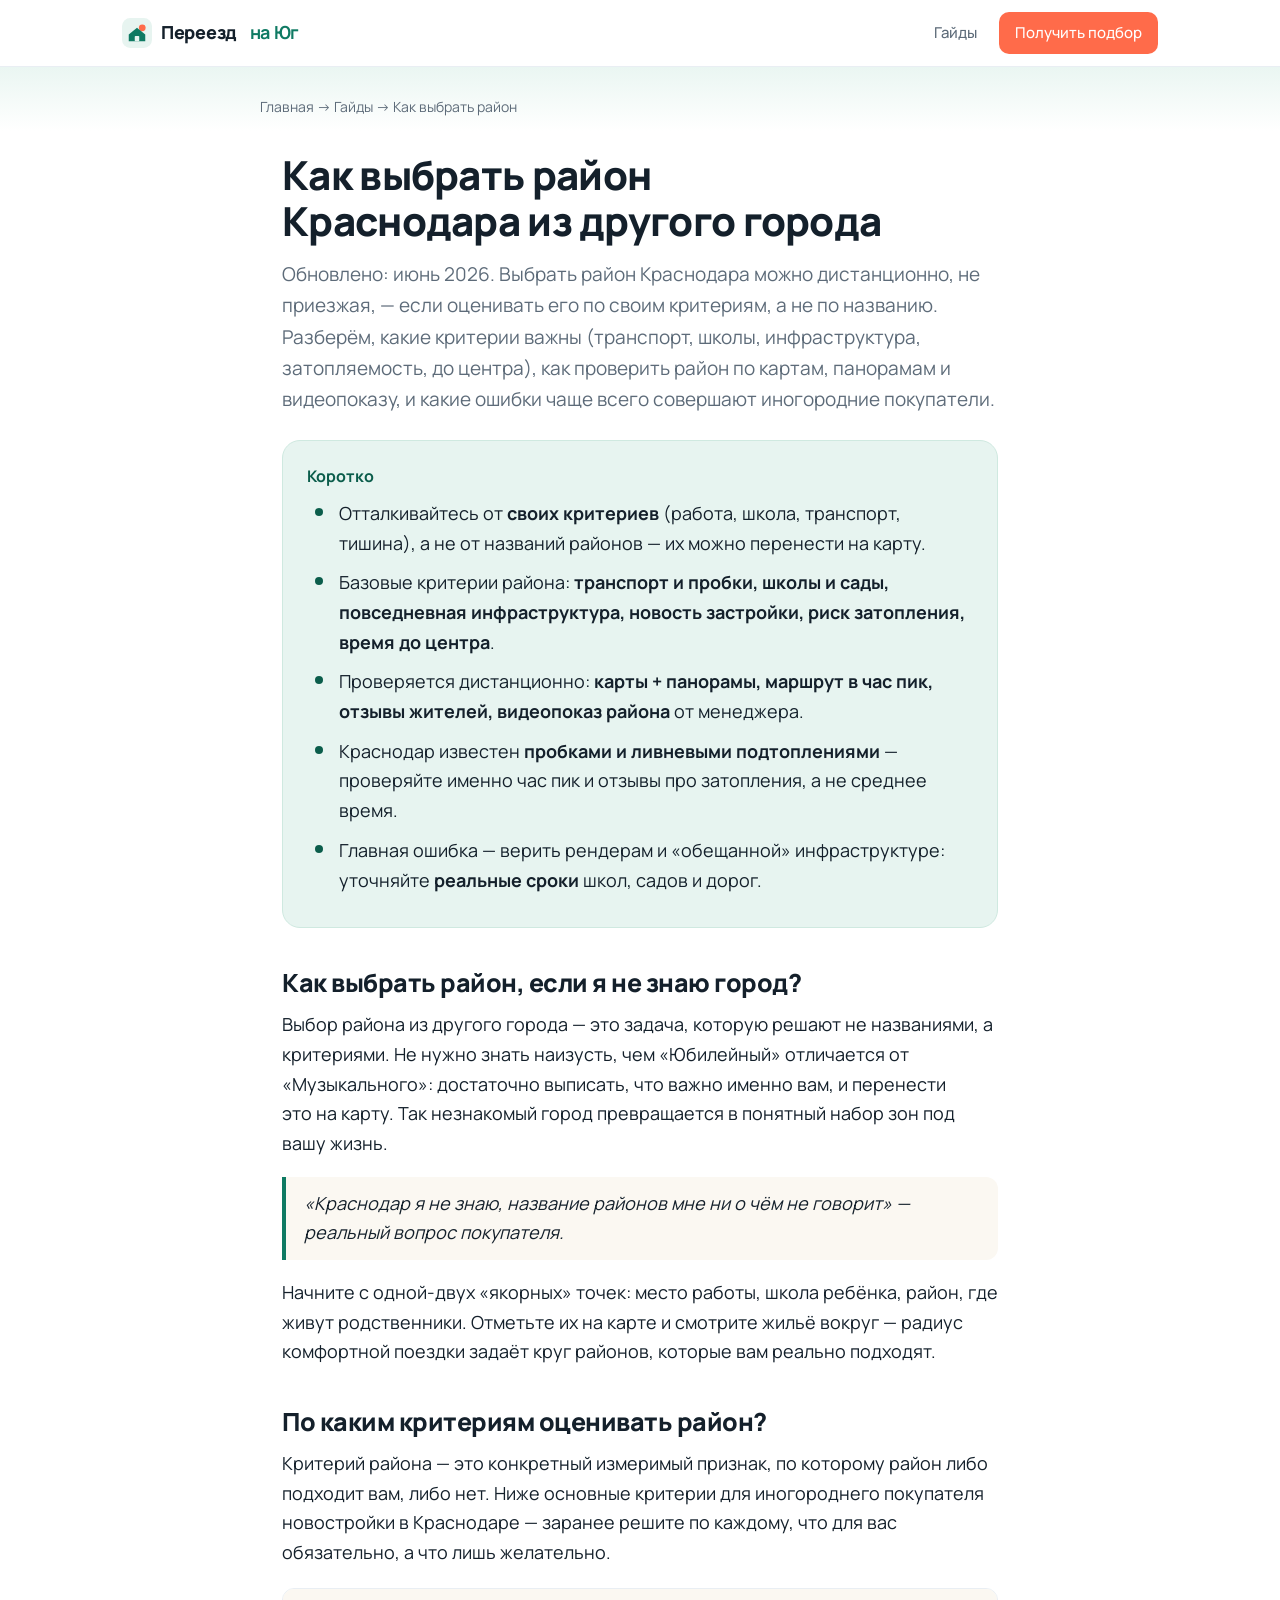
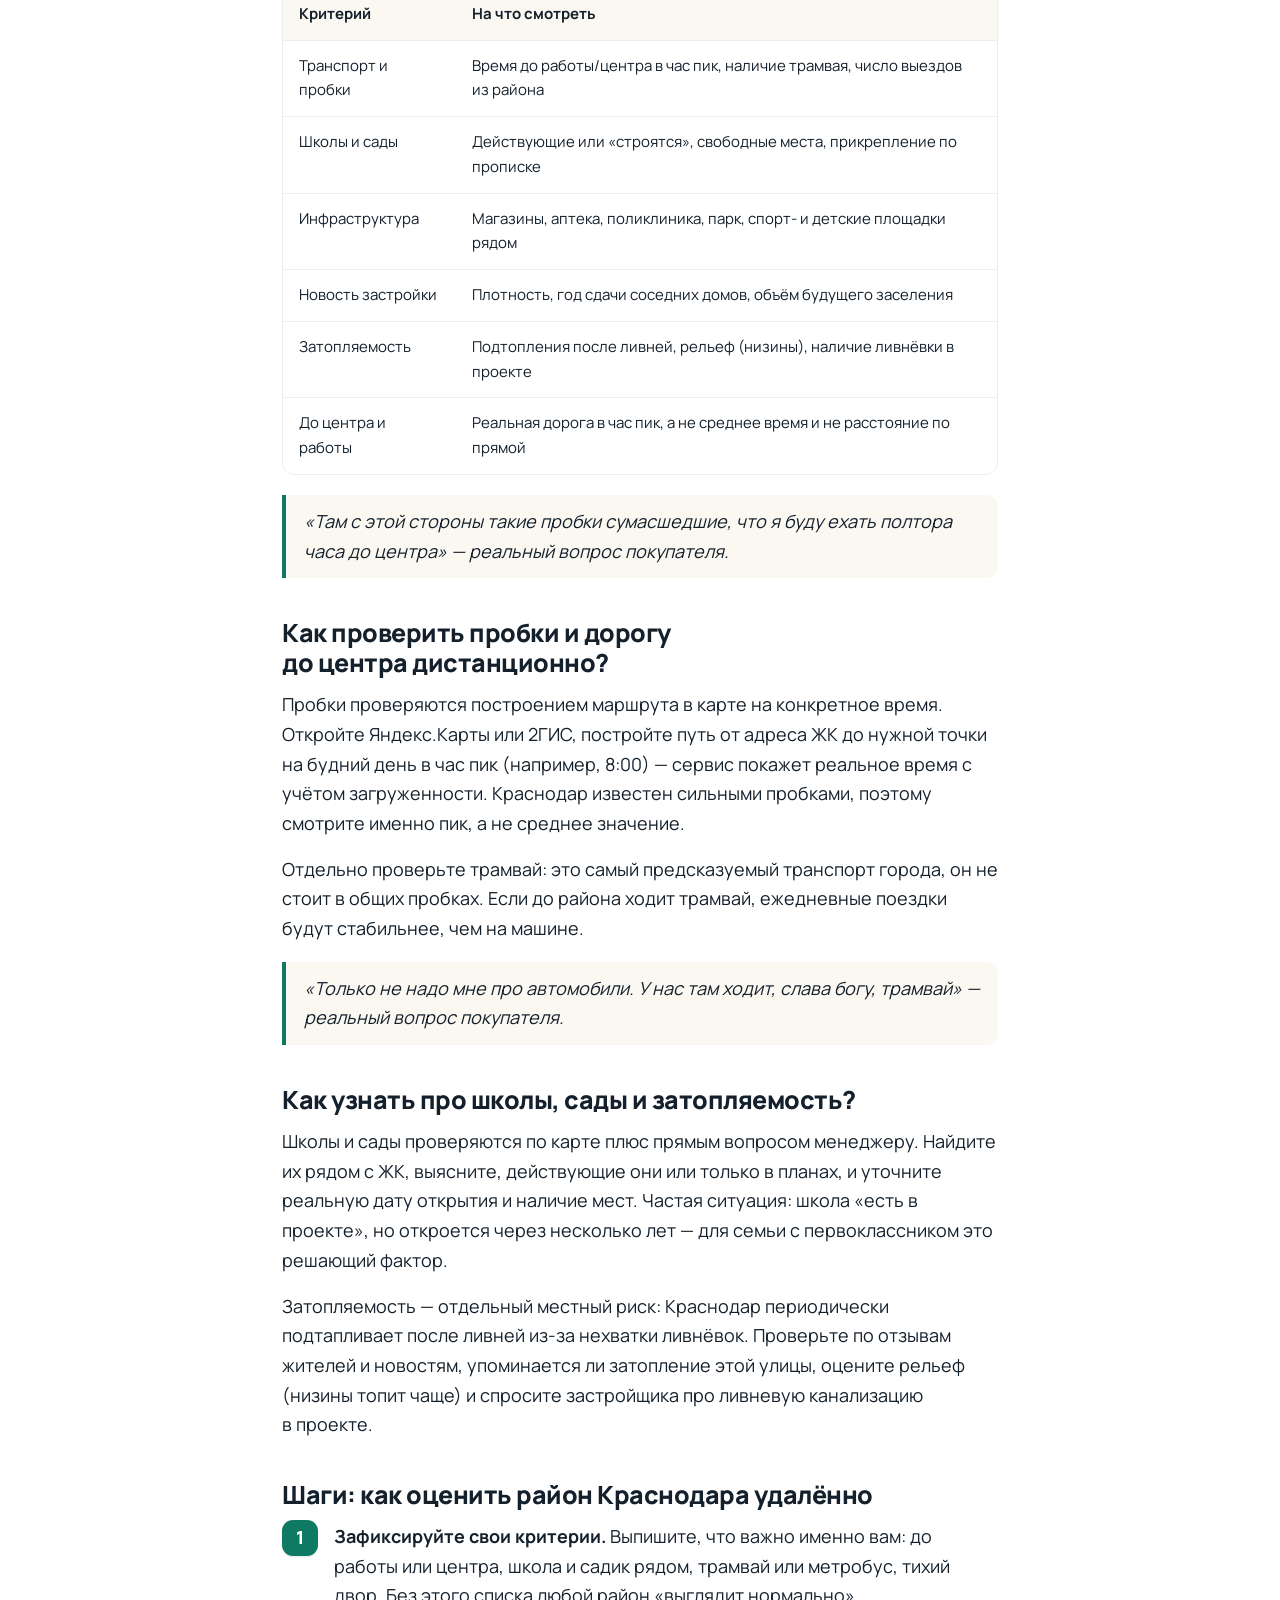
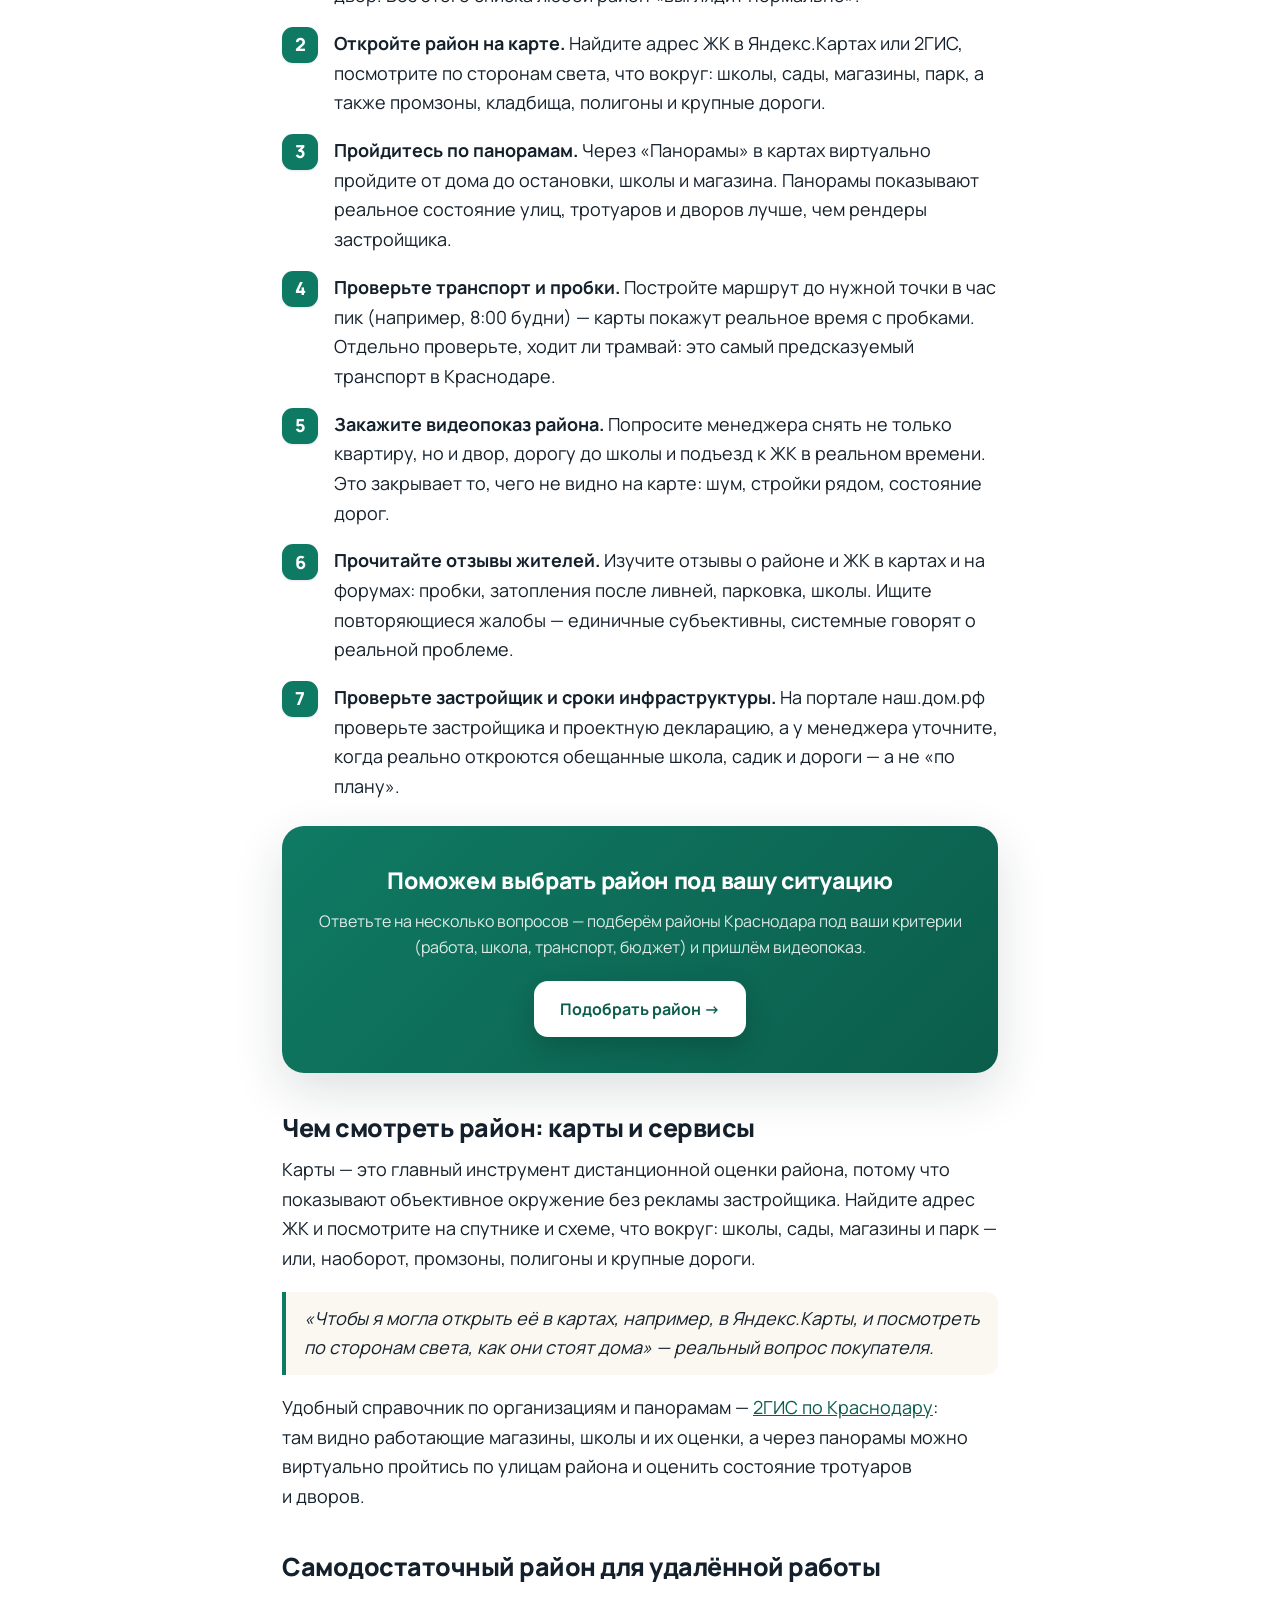
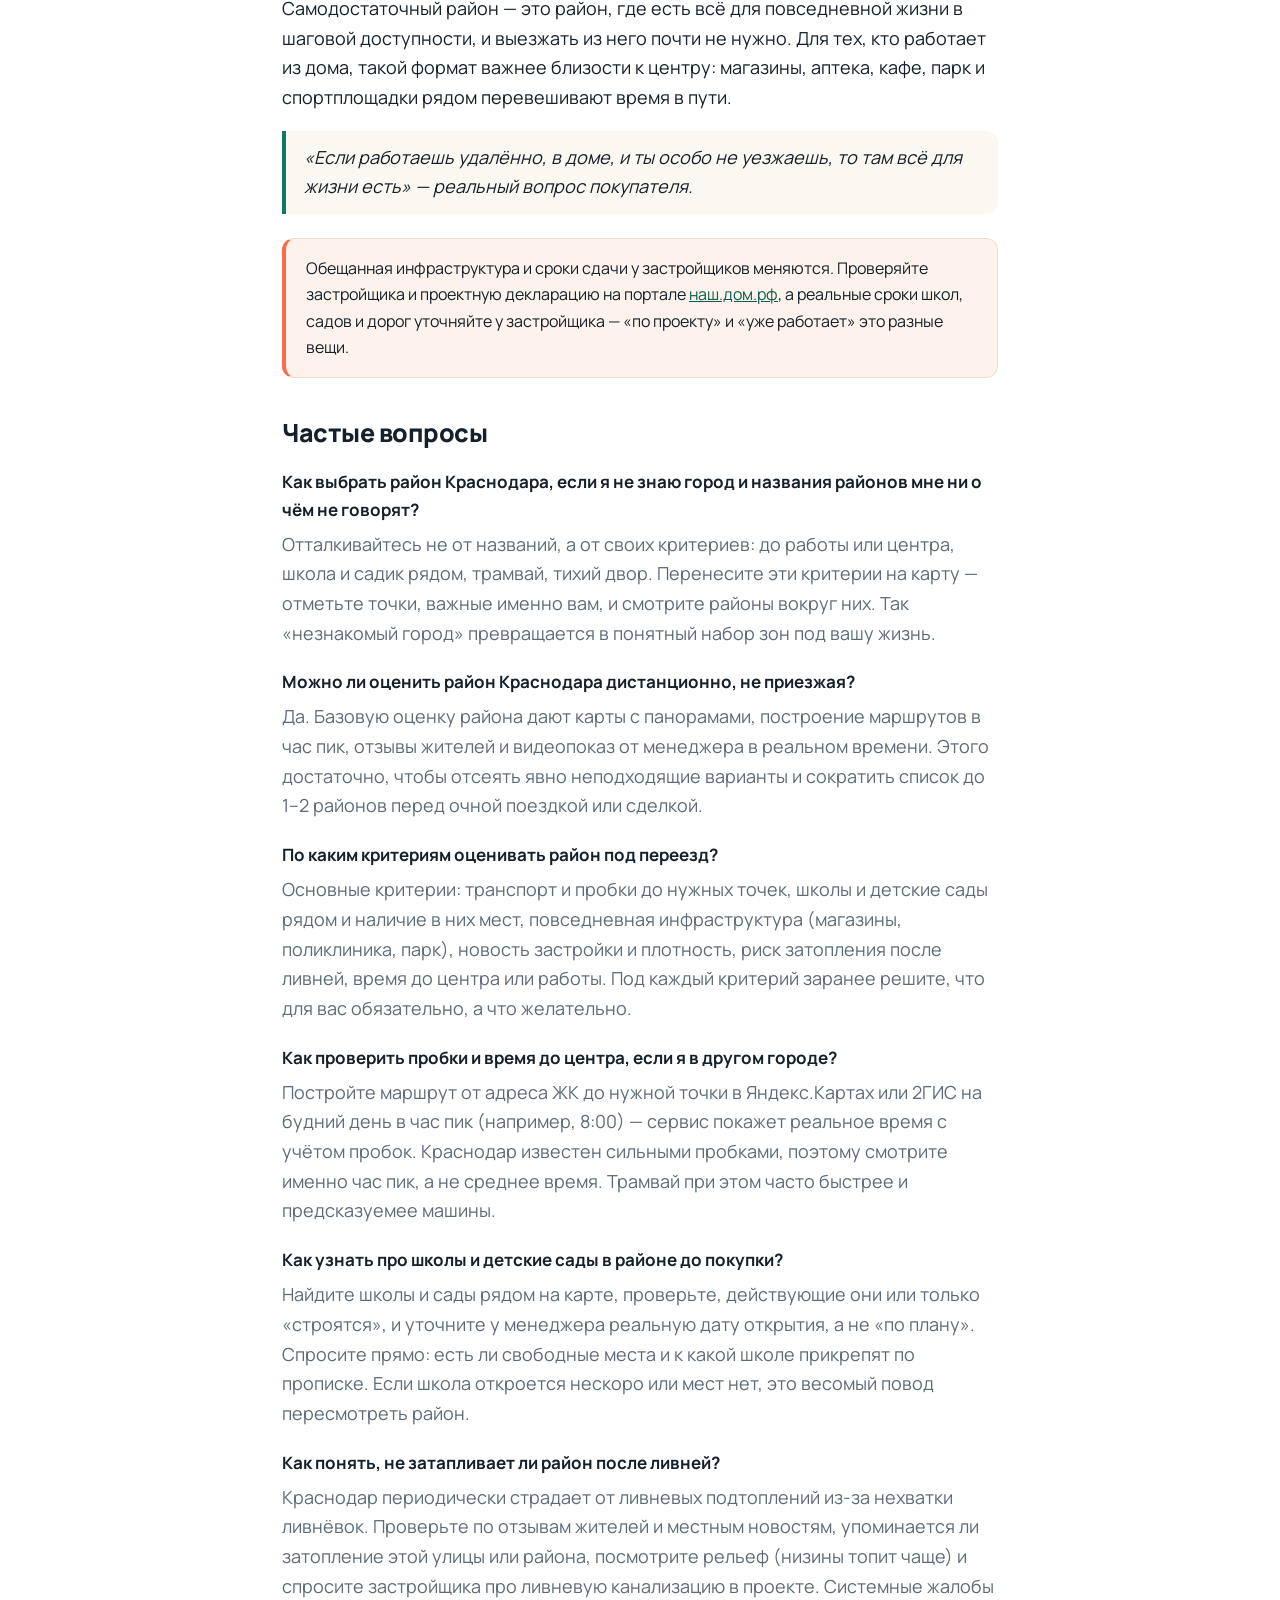
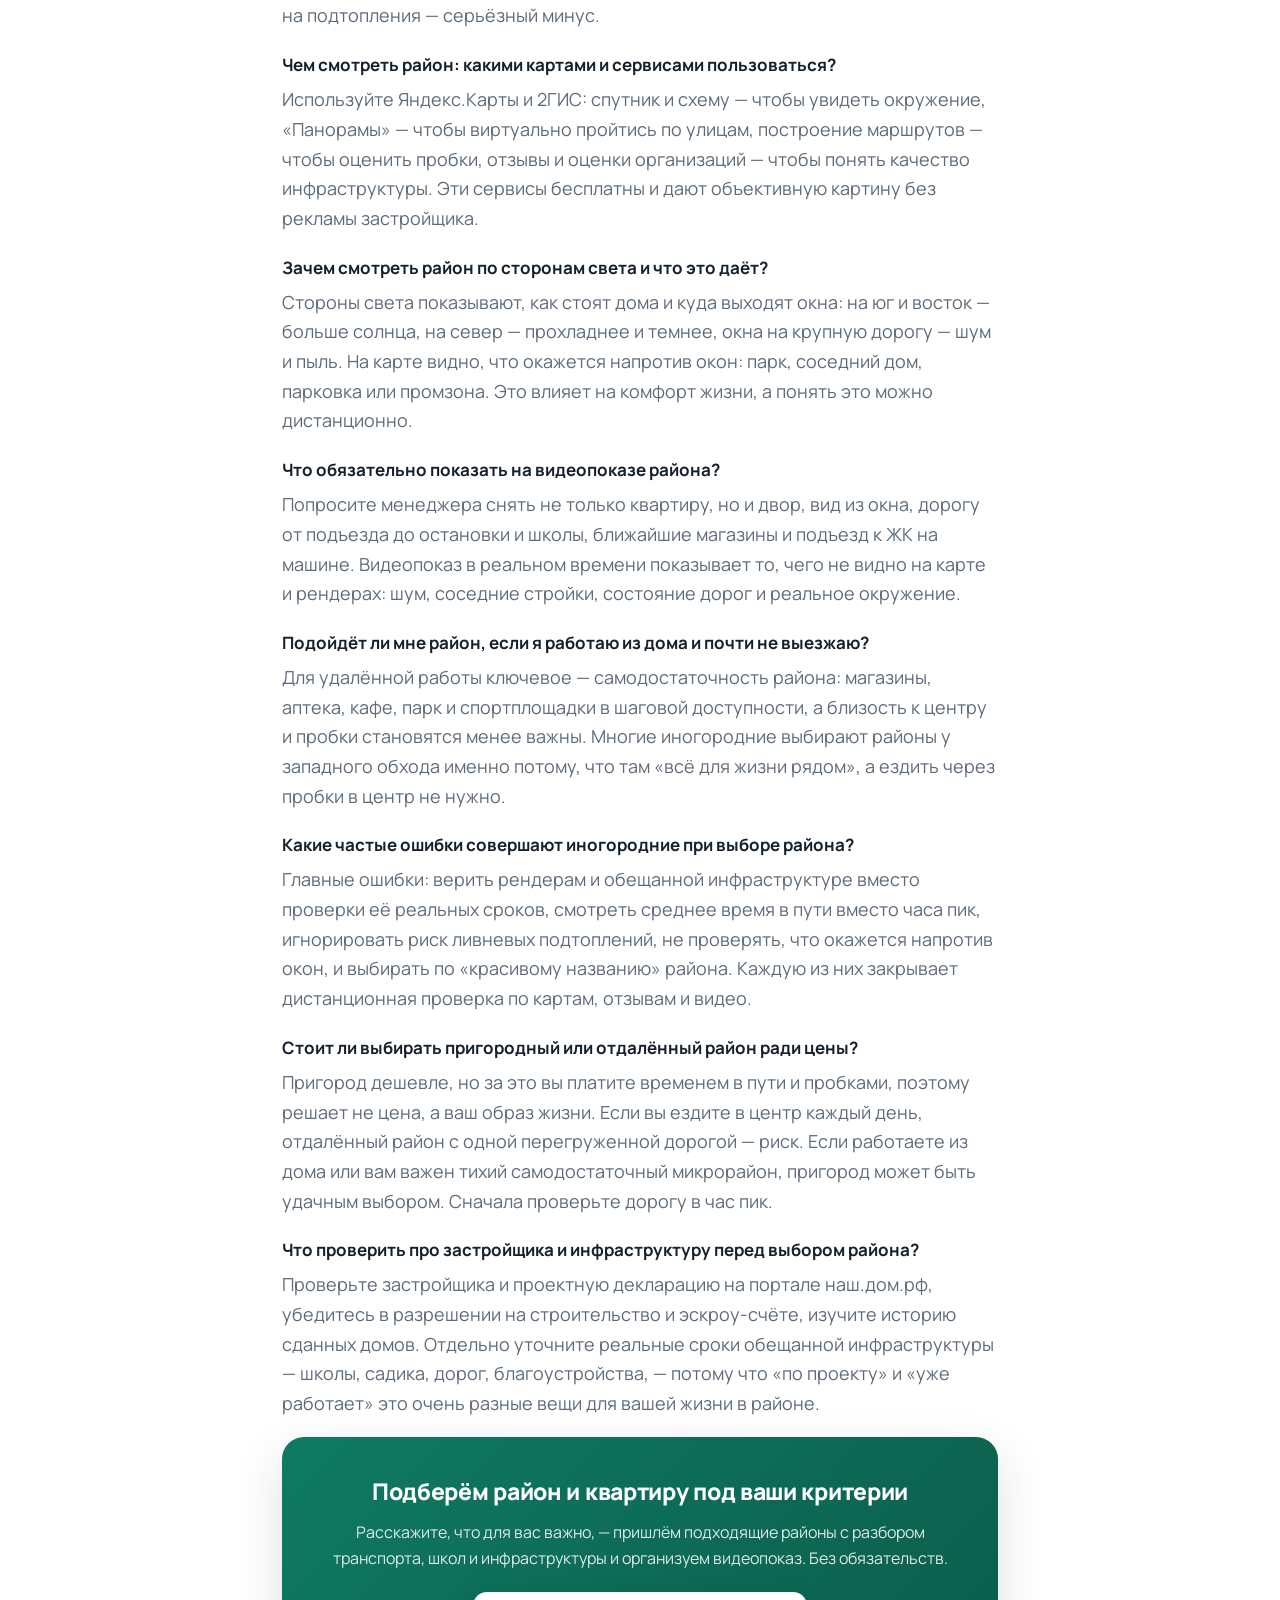
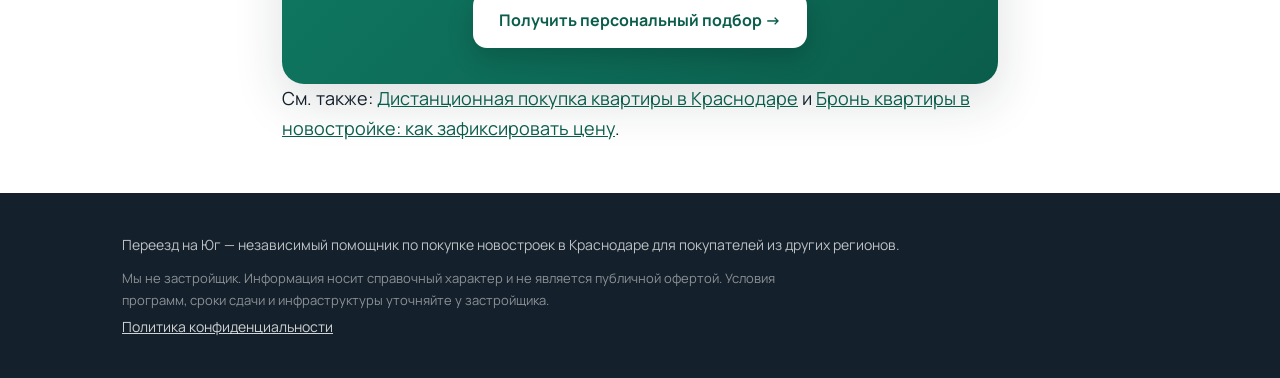
<file: guides/kak-vybrat-rayon-krasnodara-distancionno.html>
<!doctype html>
<html lang="ru">
<head>
<meta charset="utf-8">
<meta name="viewport" content="width=device-width, initial-scale=1">
<script async src="/assets/metrika.js"></script>
<title>Как выбрать район Краснодара из другого города: гайд (2026)</title>
<meta name="description" content="Как иногороднему выбрать район Краснодара дистанционно: критерии (транспорт, школы, инфраструктура, затопляемость, до центра), как проверить по картам и видео, частые ошибки.">
<link rel="canonical" href="https://pereezdnayug.ru/guides/kak-vybrat-rayon-krasnodara-distancionno.html">
<link rel="stylesheet" href="/assets/style.css">
<meta property="og:title" content="Как выбрать район Краснодара из другого города — гайд 2026">
<meta property="og:description" content="Критерии оценки района, проверка по картам и видеопоказу, частые ошибки иногородних покупателей. Без рекламы конкретных ЖК.">
<meta property="og:type" content="article">
<meta property="og:locale" content="ru_RU">

<!-- BreadcrumbList -->
<script type="application/ld+json">
{
  "@context": "https://schema.org",
  "@type": "BreadcrumbList",
  "itemListElement": [
    {"@type":"ListItem","position":1,"name":"Главная","item":"https://pereezdnayug.ru/"},
    {"@type":"ListItem","position":2,"name":"Гайды","item":"https://pereezdnayug.ru/#guides"},
    {"@type":"ListItem","position":3,"name":"Как выбрать район Краснодара из другого города"}
  ]
}
</script>
<!-- Article + speakable -->
<script type="application/ld+json">
{
  "@context": "https://schema.org",
  "@type": "Article",
  "headline": "Как выбрать район Краснодара из другого города: критерии и дистанционная проверка",
  "description": "Как иногороднему покупателю оценить район Краснодара удалённо: критерии, проверка по картам и видео, частые ошибки.",
  "datePublished": "2026-06-04",
  "dateModified": "2026-06-04",
  "inLanguage": "ru-RU",
  "about": ["выбор района Краснодара","дистанционная оценка локации","новостройка","Краснодар"],
  "author": {"@type":"Organization","name":"Переезд на Юг"},
  "speakable": {"@type":"SpeakableSpecification","cssSelector":[".tldr",".faq"]}
}
</script>
<!-- HowTo — mirrors visible <ol class="steps"> -->
<script type="application/ld+json">
{
  "@context": "https://schema.org",
  "@type": "HowTo",
  "name": "Как оценить район Краснодара дистанционно",
  "step": [
    {"@type":"HowToStep","position":1,"name":"Зафиксируйте свои критерии","text":"Выпишите, что важно именно вам: до работы или центра, школа и садик рядом, трамвай или метробус, тихий двор. Без этого списка любой район «выглядит нормально»."},
    {"@type":"HowToStep","position":2,"name":"Откройте район на карте","text":"Найдите адрес ЖК в Яндекс.Картах или 2ГИС, посмотрите по сторонам света, что вокруг: школы, сады, магазины, парк, а также промзоны, кладбища, полигоны и крупные дороги."},
    {"@type":"HowToStep","position":3,"name":"Пройдитесь по панорамам","text":"Через «Панорамы» в картах виртуально пройдите от дома до остановки, школы и магазина. Панорамы показывают реальное состояние улиц, тротуаров и дворов лучше, чем рендеры застройщика."},
    {"@type":"HowToStep","position":4,"name":"Проверьте транспорт и пробки","text":"Постройте маршрут до нужной точки в час пик (например, 8:00 будни) — карты покажут реальное время с пробками. Отдельно проверьте, ходит ли трамвай: это самый предсказуемый транспорт в Краснодаре."},
    {"@type":"HowToStep","position":5,"name":"Закажите видеопоказ района","text":"Попросите менеджера снять не только квартиру, но и двор, дорогу до школы и подъезд к ЖК в реальном времени. Это закрывает то, чего не видно на карте: шум, стройки рядом, состояние дорог."},
    {"@type":"HowToStep","position":6,"name":"Прочитайте отзывы жителей","text":"Изучите отзывы о районе и ЖК в картах и на форумах: пробки, затопления после ливней, парковка, школы. Ищите повторяющиеся жалобы — единичные субъективны, системные говорят о реальной проблеме."},
    {"@type":"HowToStep","position":7,"name":"Проверьте застройщик и сроки инфраструктуры","text":"На портале наш.дом.рф проверьте застройщика и проектную декларацию, а у менеджера уточните, когда реально откроются обещанные школа, садик и дороги — а не «по плану»."}
  ]
}
</script>
<!-- FAQPage — mirrors the visible <dl class="faq"> below -->
<script type="application/ld+json">
{
  "@context": "https://schema.org",
  "@type": "FAQPage",
  "mainEntity": [
    {"@type":"Question","name":"Как выбрать район Краснодара, если я не знаю город и названия районов мне ни о чём не говорят?","acceptedAnswer":{"@type":"Answer","text":"Отталкивайтесь не от названий, а от своих критериев: до работы или центра, школа и садик рядом, трамвай, тихий двор. Перенесите эти критерии на карту — отметьте точки, важные именно вам, и смотрите районы вокруг них. Так «незнакомый город» превращается в понятный набор зон под вашу жизнь."}},
    {"@type":"Question","name":"Можно ли оценить район Краснодара дистанционно, не приезжая?","acceptedAnswer":{"@type":"Answer","text":"Да. Базовую оценку района дают карты с панорамами, построение маршрутов в час пик, отзывы жителей и видеопоказ от менеджера в реальном времени. Этого достаточно, чтобы отсеять явно неподходящие варианты и сократить список до 1–2 районов перед очной поездкой или сделкой."}},
    {"@type":"Question","name":"По каким критериям оценивать район под переезд?","acceptedAnswer":{"@type":"Answer","text":"Основные критерии: транспорт и пробки до нужных точек, школы и детские сады рядом и наличие в них мест, повседневная инфраструктура (магазины, поликлиника, парк), новость застройки и плотность, риск затопления после ливней, время до центра или работы. Под каждый критерий заранее решите, что для вас обязательно, а что желательно."}},
    {"@type":"Question","name":"Как проверить пробки и время до центра, если я в другом городе?","acceptedAnswer":{"@type":"Answer","text":"Постройте маршрут от адреса ЖК до нужной точки в Яндекс.Картах или 2ГИС на будний день в час пик (например, 8:00) — сервис покажет реальное время с учётом пробок. Краснодар известен сильными пробками, поэтому смотрите именно час пик, а не среднее время. Трамвай при этом часто быстрее и предсказуемее машины."}},
    {"@type":"Question","name":"Как узнать про школы и детские сады в районе до покупки?","acceptedAnswer":{"@type":"Answer","text":"Найдите школы и сады рядом на карте, проверьте, действующие они или только «строятся», и уточните у менеджера реальную дату открытия, а не «по плану». Спросите прямо: есть ли свободные места и к какой школе прикрепят по прописке. Если школа откроется нескоро или мест нет, это весомый повод пересмотреть район."}},
    {"@type":"Question","name":"Как понять, не затапливает ли район после ливней?","acceptedAnswer":{"@type":"Answer","text":"Краснодар периодически страдает от ливневых подтоплений из-за нехватки ливнёвок. Проверьте по отзывам жителей и местным новостям, упоминается ли затопление этой улицы или района, посмотрите рельеф (низины топит чаще) и спросите застройщика про ливневую канализацию в проекте. Системные жалобы на подтопления — серьёзный минус."}},
    {"@type":"Question","name":"Чем смотреть район: какими картами и сервисами пользоваться?","acceptedAnswer":{"@type":"Answer","text":"Используйте Яндекс.Карты и 2ГИС: спутник и схему — чтобы увидеть окружение, «Панорамы» — чтобы виртуально пройтись по улицам, построение маршрутов — чтобы оценить пробки, отзывы и оценки организаций — чтобы понять качество инфраструктуры. Эти сервисы бесплатны и дают объективную картину без рекламы застройщика."}},
    {"@type":"Question","name":"Зачем смотреть район по сторонам света и что это даёт?","acceptedAnswer":{"@type":"Answer","text":"Стороны света показывают, как стоят дома и куда выходят окна: на юг и восток — больше солнца, на север — прохладнее и темнее, окна на крупную дорогу — шум и пыль. На карте видно, что окажется напротив окон: парк, соседний дом, парковка или промзона. Это влияет на комфорт жизни, а понять это можно дистанционно."}},
    {"@type":"Question","name":"Что обязательно показать на видеопоказе района?","acceptedAnswer":{"@type":"Answer","text":"Попросите менеджера снять не только квартиру, но и двор, вид из окна, дорогу от подъезда до остановки и школы, ближайшие магазины и подъезд к ЖК на машине. Видеопоказ в реальном времени показывает то, чего не видно на карте и рендерах: шум, соседние стройки, состояние дорог и реальное окружение."}},
    {"@type":"Question","name":"Подойдёт ли мне район, если я работаю из дома и почти не выезжаю?","acceptedAnswer":{"@type":"Answer","text":"Для удалённой работы ключевое — самодостаточность района: магазины, аптека, кафе, парк и спортплощадки в шаговой доступности, а близость к центру и пробки становятся менее важны. Многие иногородние выбирают районы у западного обхода именно потому, что там «всё для жизни рядом», а ездить через пробки в центр не нужно."}},
    {"@type":"Question","name":"Какие частые ошибки совершают иногородние при выборе района?","acceptedAnswer":{"@type":"Answer","text":"Главные ошибки: верить рендерам и обещанной инфраструктуре вместо проверки её реальных сроков, смотреть среднее время в пути вместо часа пик, игнорировать риск ливневых подтоплений, не проверять, что окажется напротив окон, и выбирать по «красивому названию» района. Каждую из них закрывает дистанционная проверка по картам, отзывам и видео."}},
    {"@type":"Question","name":"Стоит ли выбирать пригородный или отдалённый район ради цены?","acceptedAnswer":{"@type":"Answer","text":"Пригород дешевле, но за это вы платите временем в пути и пробками, поэтому решает не цена, а ваш образ жизни. Если вы ездите в центр каждый день, отдалённый район с одной перегруженной дорогой — риск. Если работаете из дома или вам важен тихий самодостаточный микрорайон, пригород может быть удачным выбором. Сначала проверьте дорогу в час пик."}},
    {"@type":"Question","name":"Что проверить про застройщика и инфраструктуру перед выбором района?","acceptedAnswer":{"@type":"Answer","text":"Проверьте застройщика и проектную декларацию на портале наш.дом.рф, убедитесь в разрешении на строительство и эскроу-счёте, изучите историю сданных домов. Отдельно уточните реальные сроки обещанной инфраструктуры — школы, садика, дорог, благоустройства, — потому что «по проекту» и «уже работает» это очень разные вещи для вашей жизни в районе."}}
  ]
}
</script>
<!-- Marquiz script start -->
<script>
(function(w, d, s, o){
  var j = d.createElement(s); j.async = true; j.src = '//script.marquiz.ru/v2.js';j.onload = function() {
    if (document.readyState !== 'loading') Marquiz.init(o);
    else document.addEventListener("DOMContentLoaded", function() {
      Marquiz.init(o);
    });
  };
  d.head.insertBefore(j, d.head.firstElementChild);
})(window, document, 'script', {
    host: '//quiz.marquiz.ru',
    region: 'ru',
    id: '6a21940663c2390019a34fd5',
    autoOpen: false,
    autoOpenFreq: 'once',
    openOnExit: false,
    disableOnMobile: false
  }
);
</script>
<!-- Marquiz script end -->
</head>
<body>
<header class="site">
  <div class="wrap">
    <a class="brand" href="/">
      <svg class="logo" viewBox="0 0 40 40" fill="none" xmlns="http://www.w3.org/2000/svg" aria-hidden="true">
        <rect width="40" height="40" rx="11" fill="#e7f4f0"/>
        <circle cx="27" cy="13" r="4.5" fill="#ff6b4a"/>
        <path d="M9 22 L20 13 L31 22 V31 H9 Z" fill="#0f7a63"/>
        <rect x="17" y="24" width="6" height="7" rx="1" fill="#e7f4f0"/>
      </svg>
      Переезд&nbsp;<b>на&nbsp;Юг</b>
    </a>
    <nav class="top">
      <a class="menu-only" href="/#guides">Гайды</a>
      <a class="cta" href="#popup:marquiz_6a21940663c2390019a34fd5">Получить подбор</a>
    </nav>
  </div>
</header>

<div class="article-hero"><div class="wrap read crumbs"><a href="/">Главная</a> → <a href="/#guides">Гайды</a> → Как выбрать район</div></div>

<main>
<article class="wrap read">
  <h1>Как выбрать район Краснодара из другого города</h1>
  <p class="lead" style="color:var(--muted);font-size:19px">Обновлено: июнь 2026. Выбрать район Краснодара можно дистанционно, не приезжая, — если оценивать его по своим критериям, а не по названию. Разберём, какие критерии важны (транспорт, школы, инфраструктура, затопляемость, до центра), как проверить район по картам, панорамам и видеопоказу, и какие ошибки чаще всего совершают иногородние покупатели.</p>

  <div class="tldr">
    <strong>Коротко</strong>
    <ul>
      <li>Отталкивайтесь от <b>своих критериев</b> (работа, школа, транспорт, тишина), а не от названий районов — их можно перенести на карту.</li>
      <li>Базовые критерии района: <b>транспорт и пробки, школы и сады, повседневная инфраструктура, новость застройки, риск затопления, время до центра</b>.</li>
      <li>Проверяется дистанционно: <b>карты + панорамы, маршрут в час пик, отзывы жителей, видеопоказ района</b> от менеджера.</li>
      <li>Краснодар известен <b>пробками и ливневыми подтоплениями</b> — проверяйте именно час пик и отзывы про затопления, а не среднее время.</li>
      <li>Главная ошибка — верить рендерам и «обещанной» инфраструктуре: уточняйте <b>реальные сроки</b> школ, садов и дорог.</li>
    </ul>
  </div>

  <h2>Как выбрать район, если я не знаю город?</h2>
  <p>Выбор района из другого города — это задача, которую решают не названиями, а критериями. Не нужно знать наизусть, чем «Юбилейный» отличается от «Музыкального»: достаточно выписать, что важно именно вам, и перенести это на карту. Так незнакомый город превращается в понятный набор зон под вашу жизнь.</p>
  <p class="quote">«Краснодар я не знаю, название районов мне ни о чём не говорит» — реальный вопрос покупателя.</p>
  <p>Начните с одной-двух «якорных» точек: место работы, школа ребёнка, район, где живут родственники. Отметьте их на карте и смотрите жильё вокруг — радиус комфортной поездки задаёт круг районов, которые вам реально подходят.</p>

  <h2>По каким критериям оценивать район?</h2>
  <p>Критерий района — это конкретный измеримый признак, по которому район либо подходит вам, либо нет. Ниже основные критерии для иногороднего покупателя новостройки в Краснодаре — заранее решите по каждому, что для вас обязательно, а что лишь желательно.</p>
  <table>
    <tr><th>Критерий</th><th>На что смотреть</th></tr>
    <tr><td>Транспорт и пробки</td><td>Время до работы/центра в час пик, наличие трамвая, число выездов из района</td></tr>
    <tr><td>Школы и сады</td><td>Действующие или «строятся», свободные места, прикрепление по прописке</td></tr>
    <tr><td>Инфраструктура</td><td>Магазины, аптека, поликлиника, парк, спорт- и детские площадки рядом</td></tr>
    <tr><td>Новость застройки</td><td>Плотность, год сдачи соседних домов, объём будущего заселения</td></tr>
    <tr><td>Затопляемость</td><td>Подтопления после ливней, рельеф (низины), наличие ливнёвки в проекте</td></tr>
    <tr><td>До центра и работы</td><td>Реальная дорога в час пик, а не среднее время и не расстояние по прямой</td></tr>
  </table>
  <p class="quote">«Там с этой стороны такие пробки сумасшедшие, что я буду ехать полтора часа до центра» — реальный вопрос покупателя.</p>

  <h2>Как проверить пробки и дорогу до центра дистанционно?</h2>
  <p>Пробки проверяются построением маршрута в карте на конкретное время. Откройте Яндекс.Карты или 2ГИС, постройте путь от адреса ЖК до нужной точки на будний день в час пик (например, 8:00) — сервис покажет реальное время с учётом загруженности. Краснодар известен сильными пробками, поэтому смотрите именно пик, а не среднее значение.</p>
  <p>Отдельно проверьте трамвай: это самый предсказуемый транспорт города, он не стоит в общих пробках. Если до района ходит трамвай, ежедневные поездки будут стабильнее, чем на машине.</p>
  <p class="quote">«Только не надо мне про автомобили. У нас там ходит, слава богу, трамвай» — реальный вопрос покупателя.</p>

  <h2>Как узнать про школы, сады и затопляемость?</h2>
  <p>Школы и сады проверяются по карте плюс прямым вопросом менеджеру. Найдите их рядом с ЖК, выясните, действующие они или только в планах, и уточните реальную дату открытия и наличие мест. Частая ситуация: школа «есть в проекте», но откроется через несколько лет — для семьи с первоклассником это решающий фактор.</p>
  <p>Затопляемость — отдельный местный риск: Краснодар периодически подтапливает после ливней из-за нехватки ливнёвок. Проверьте по отзывам жителей и новостям, упоминается ли затопление этой улицы, оцените рельеф (низины топит чаще) и спросите застройщика про ливневую канализацию в проекте.</p>

  <h2>Шаги: как оценить район Краснодара удалённо</h2>
  <ol class="steps">
    <li><b>Зафиксируйте свои критерии.</b> Выпишите, что важно именно вам: до работы или центра, школа и садик рядом, трамвай или метробус, тихий двор. Без этого списка любой район «выглядит нормально».</li>
    <li><b>Откройте район на карте.</b> Найдите адрес ЖК в Яндекс.Картах или 2ГИС, посмотрите по сторонам света, что вокруг: школы, сады, магазины, парк, а также промзоны, кладбища, полигоны и крупные дороги.</li>
    <li><b>Пройдитесь по панорамам.</b> Через «Панорамы» в картах виртуально пройдите от дома до остановки, школы и магазина. Панорамы показывают реальное состояние улиц, тротуаров и дворов лучше, чем рендеры застройщика.</li>
    <li><b>Проверьте транспорт и пробки.</b> Постройте маршрут до нужной точки в час пик (например, 8:00 будни) — карты покажут реальное время с пробками. Отдельно проверьте, ходит ли трамвай: это самый предсказуемый транспорт в Краснодаре.</li>
    <li><b>Закажите видеопоказ района.</b> Попросите менеджера снять не только квартиру, но и двор, дорогу до школы и подъезд к ЖК в реальном времени. Это закрывает то, чего не видно на карте: шум, стройки рядом, состояние дорог.</li>
    <li><b>Прочитайте отзывы жителей.</b> Изучите отзывы о районе и ЖК в картах и на форумах: пробки, затопления после ливней, парковка, школы. Ищите повторяющиеся жалобы — единичные субъективны, системные говорят о реальной проблеме.</li>
    <li><b>Проверьте застройщик и сроки инфраструктуры.</b> На портале наш.дом.рф проверьте застройщика и проектную декларацию, а у менеджера уточните, когда реально откроются обещанные школа, садик и дороги — а не «по плану».</li>
  </ol>

  <!-- CTA #1 (mid) -->
  <div class="cta-block">
    <h3>Поможем выбрать район под вашу ситуацию</h3>
    <p>Ответьте на несколько вопросов — подберём районы Краснодара под ваши критерии (работа, школа, транспорт, бюджет) и пришлём видеопоказ.</p>
    <div class="quiz-embed" data-marquiz="A-pereezd"><a class="btn" href="#popup:marquiz_6a21940663c2390019a34fd5">Подобрать район →</a></div>
  </div>

  <h2>Чем смотреть район: карты и сервисы</h2>
  <p>Карты — это главный инструмент дистанционной оценки района, потому что показывают объективное окружение без рекламы застройщика. Найдите адрес ЖК и посмотрите на спутнике и схеме, что вокруг: школы, сады, магазины и парк — или, наоборот, промзоны, полигоны и крупные дороги.</p>
  <p class="quote">«Чтобы я могла открыть её в картах, например, в Яндекс.Карты, и посмотреть по сторонам света, как они стоят дома» — реальный вопрос покупателя.</p>
  <p>Удобный справочник по организациям и панорамам — <a href="https://2gis.ru/krasnodar" target="_blank" rel="noopener">2ГИС по Краснодару</a>: там видно работающие магазины, школы и их оценки, а через панорамы можно виртуально пройтись по улицам района и оценить состояние тротуаров и дворов.</p>

  <h2>Самодостаточный район для удалённой работы</h2>
  <p>Самодостаточный район — это район, где есть всё для повседневной жизни в шаговой доступности, и выезжать из него почти не нужно. Для тех, кто работает из дома, такой формат важнее близости к центру: магазины, аптека, кафе, парк и спортплощадки рядом перевешивают время в пути.</p>
  <p class="quote">«Если работаешь удалённо, в доме, и ты особо не уезжаешь, то там всё для жизни есть» — реальный вопрос покупателя.</p>

  <!-- callout -->
  <div class="callout">Обещанная инфраструктура и сроки сдачи у застройщиков меняются. Проверяйте застройщика и проектную декларацию на портале <a href="https://наш.дом.рф" target="_blank" rel="noopener">наш.дом.рф</a>, а реальные сроки школ, садов и дорог уточняйте у застройщика — «по проекту» и «уже работает» это разные вещи.</div>

  <h2 class="faq">Частые вопросы</h2>
  <dl class="faq">
    <dt>Как выбрать район Краснодара, если я не знаю город и названия районов мне ни о чём не говорят?</dt>
    <dd>Отталкивайтесь не от названий, а от своих критериев: до работы или центра, школа и садик рядом, трамвай, тихий двор. Перенесите эти критерии на карту — отметьте точки, важные именно вам, и смотрите районы вокруг них. Так «незнакомый город» превращается в понятный набор зон под вашу жизнь.</dd>
    <dt>Можно ли оценить район Краснодара дистанционно, не приезжая?</dt>
    <dd>Да. Базовую оценку района дают карты с панорамами, построение маршрутов в час пик, отзывы жителей и видеопоказ от менеджера в реальном времени. Этого достаточно, чтобы отсеять явно неподходящие варианты и сократить список до 1–2 районов перед очной поездкой или сделкой.</dd>
    <dt>По каким критериям оценивать район под переезд?</dt>
    <dd>Основные критерии: транспорт и пробки до нужных точек, школы и детские сады рядом и наличие в них мест, повседневная инфраструктура (магазины, поликлиника, парк), новость застройки и плотность, риск затопления после ливней, время до центра или работы. Под каждый критерий заранее решите, что для вас обязательно, а что желательно.</dd>
    <dt>Как проверить пробки и время до центра, если я в другом городе?</dt>
    <dd>Постройте маршрут от адреса ЖК до нужной точки в Яндекс.Картах или 2ГИС на будний день в час пик (например, 8:00) — сервис покажет реальное время с учётом пробок. Краснодар известен сильными пробками, поэтому смотрите именно час пик, а не среднее время. Трамвай при этом часто быстрее и предсказуемее машины.</dd>
    <dt>Как узнать про школы и детские сады в районе до покупки?</dt>
    <dd>Найдите школы и сады рядом на карте, проверьте, действующие они или только «строятся», и уточните у менеджера реальную дату открытия, а не «по плану». Спросите прямо: есть ли свободные места и к какой школе прикрепят по прописке. Если школа откроется нескоро или мест нет, это весомый повод пересмотреть район.</dd>
    <dt>Как понять, не затапливает ли район после ливней?</dt>
    <dd>Краснодар периодически страдает от ливневых подтоплений из-за нехватки ливнёвок. Проверьте по отзывам жителей и местным новостям, упоминается ли затопление этой улицы или района, посмотрите рельеф (низины топит чаще) и спросите застройщика про ливневую канализацию в проекте. Системные жалобы на подтопления — серьёзный минус.</dd>
    <dt>Чем смотреть район: какими картами и сервисами пользоваться?</dt>
    <dd>Используйте Яндекс.Карты и 2ГИС: спутник и схему — чтобы увидеть окружение, «Панорамы» — чтобы виртуально пройтись по улицам, построение маршрутов — чтобы оценить пробки, отзывы и оценки организаций — чтобы понять качество инфраструктуры. Эти сервисы бесплатны и дают объективную картину без рекламы застройщика.</dd>
    <dt>Зачем смотреть район по сторонам света и что это даёт?</dt>
    <dd>Стороны света показывают, как стоят дома и куда выходят окна: на юг и восток — больше солнца, на север — прохладнее и темнее, окна на крупную дорогу — шум и пыль. На карте видно, что окажется напротив окон: парк, соседний дом, парковка или промзона. Это влияет на комфорт жизни, а понять это можно дистанционно.</dd>
    <dt>Что обязательно показать на видеопоказе района?</dt>
    <dd>Попросите менеджера снять не только квартиру, но и двор, вид из окна, дорогу от подъезда до остановки и школы, ближайшие магазины и подъезд к ЖК на машине. Видеопоказ в реальном времени показывает то, чего не видно на карте и рендерах: шум, соседние стройки, состояние дорог и реальное окружение.</dd>
    <dt>Подойдёт ли мне район, если я работаю из дома и почти не выезжаю?</dt>
    <dd>Для удалённой работы ключевое — самодостаточность района: магазины, аптека, кафе, парк и спортплощадки в шаговой доступности, а близость к центру и пробки становятся менее важны. Многие иногородние выбирают районы у западного обхода именно потому, что там «всё для жизни рядом», а ездить через пробки в центр не нужно.</dd>
    <dt>Какие частые ошибки совершают иногородние при выборе района?</dt>
    <dd>Главные ошибки: верить рендерам и обещанной инфраструктуре вместо проверки её реальных сроков, смотреть среднее время в пути вместо часа пик, игнорировать риск ливневых подтоплений, не проверять, что окажется напротив окон, и выбирать по «красивому названию» района. Каждую из них закрывает дистанционная проверка по картам, отзывам и видео.</dd>
    <dt>Стоит ли выбирать пригородный или отдалённый район ради цены?</dt>
    <dd>Пригород дешевле, но за это вы платите временем в пути и пробками, поэтому решает не цена, а ваш образ жизни. Если вы ездите в центр каждый день, отдалённый район с одной перегруженной дорогой — риск. Если работаете из дома или вам важен тихий самодостаточный микрорайон, пригород может быть удачным выбором. Сначала проверьте дорогу в час пик.</dd>
    <dt>Что проверить про застройщика и инфраструктуру перед выбором района?</dt>
    <dd>Проверьте застройщика и проектную декларацию на портале наш.дом.рф, убедитесь в разрешении на строительство и эскроу-счёте, изучите историю сданных домов. Отдельно уточните реальные сроки обещанной инфраструктуры — школы, садика, дорог, благоустройства, — потому что «по проекту» и «уже работает» это очень разные вещи для вашей жизни в районе.</dd>
  </dl>

  <!-- CTA #2 (final) -->
  <div class="cta-block">
    <h3>Подберём район и квартиру под ваши критерии</h3>
    <p>Расскажите, что для вас важно, — пришлём подходящие районы с разбором транспорта, школ и инфраструктуры и организуем видеопоказ. Без обязательств.</p>
    <div class="quiz-embed" data-marquiz="A-pereezd"><a class="btn" href="#popup:marquiz_6a21940663c2390019a34fd5">Получить персональный подбор →</a></div>
  </div>

  <p>См. также: <a href="/guides/distancionnaya-pokupka-kvartiry-v-krasnodare.html">Дистанционная покупка квартиры в Краснодаре</a> и <a href="/guides/bron-kvartiry-v-novostroyke-krasnodare.html">Бронь квартиры в новостройке: как зафиксировать цену</a>.</p>
</article>
</main>

<footer class="site">
  <div class="wrap">
    Переезд на Юг — независимый помощник по покупке новостроек в Краснодаре для покупателей из других регионов.
    <div class="disc">Мы не застройщик. Информация носит справочный характер и не является публичной офертой. Условия программ, сроки сдачи и инфраструктуры уточняйте у застройщика.</div>
  </div>
  <div class="wrap" style="padding-top:4px"><a href="/privacy.html">Политика конфиденциальности</a></div>
</footer>
</body>
</html>
</file>
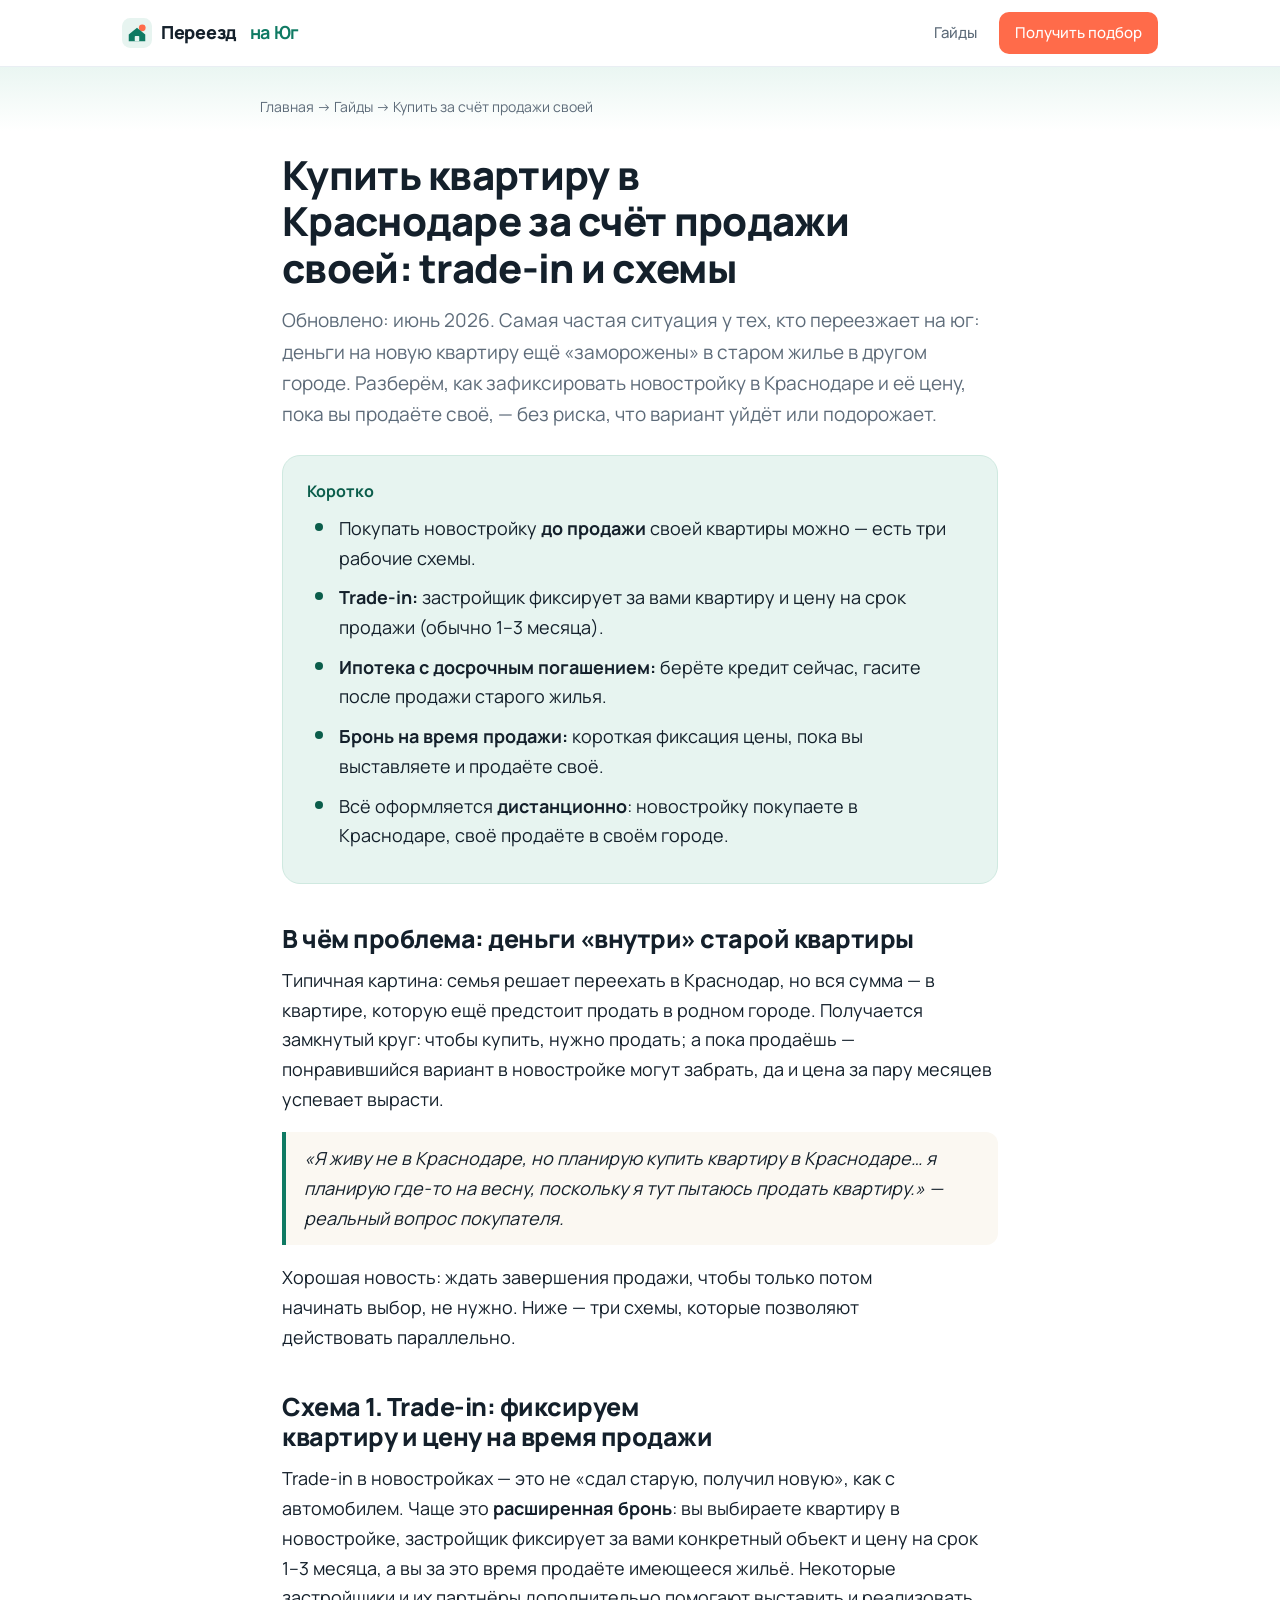
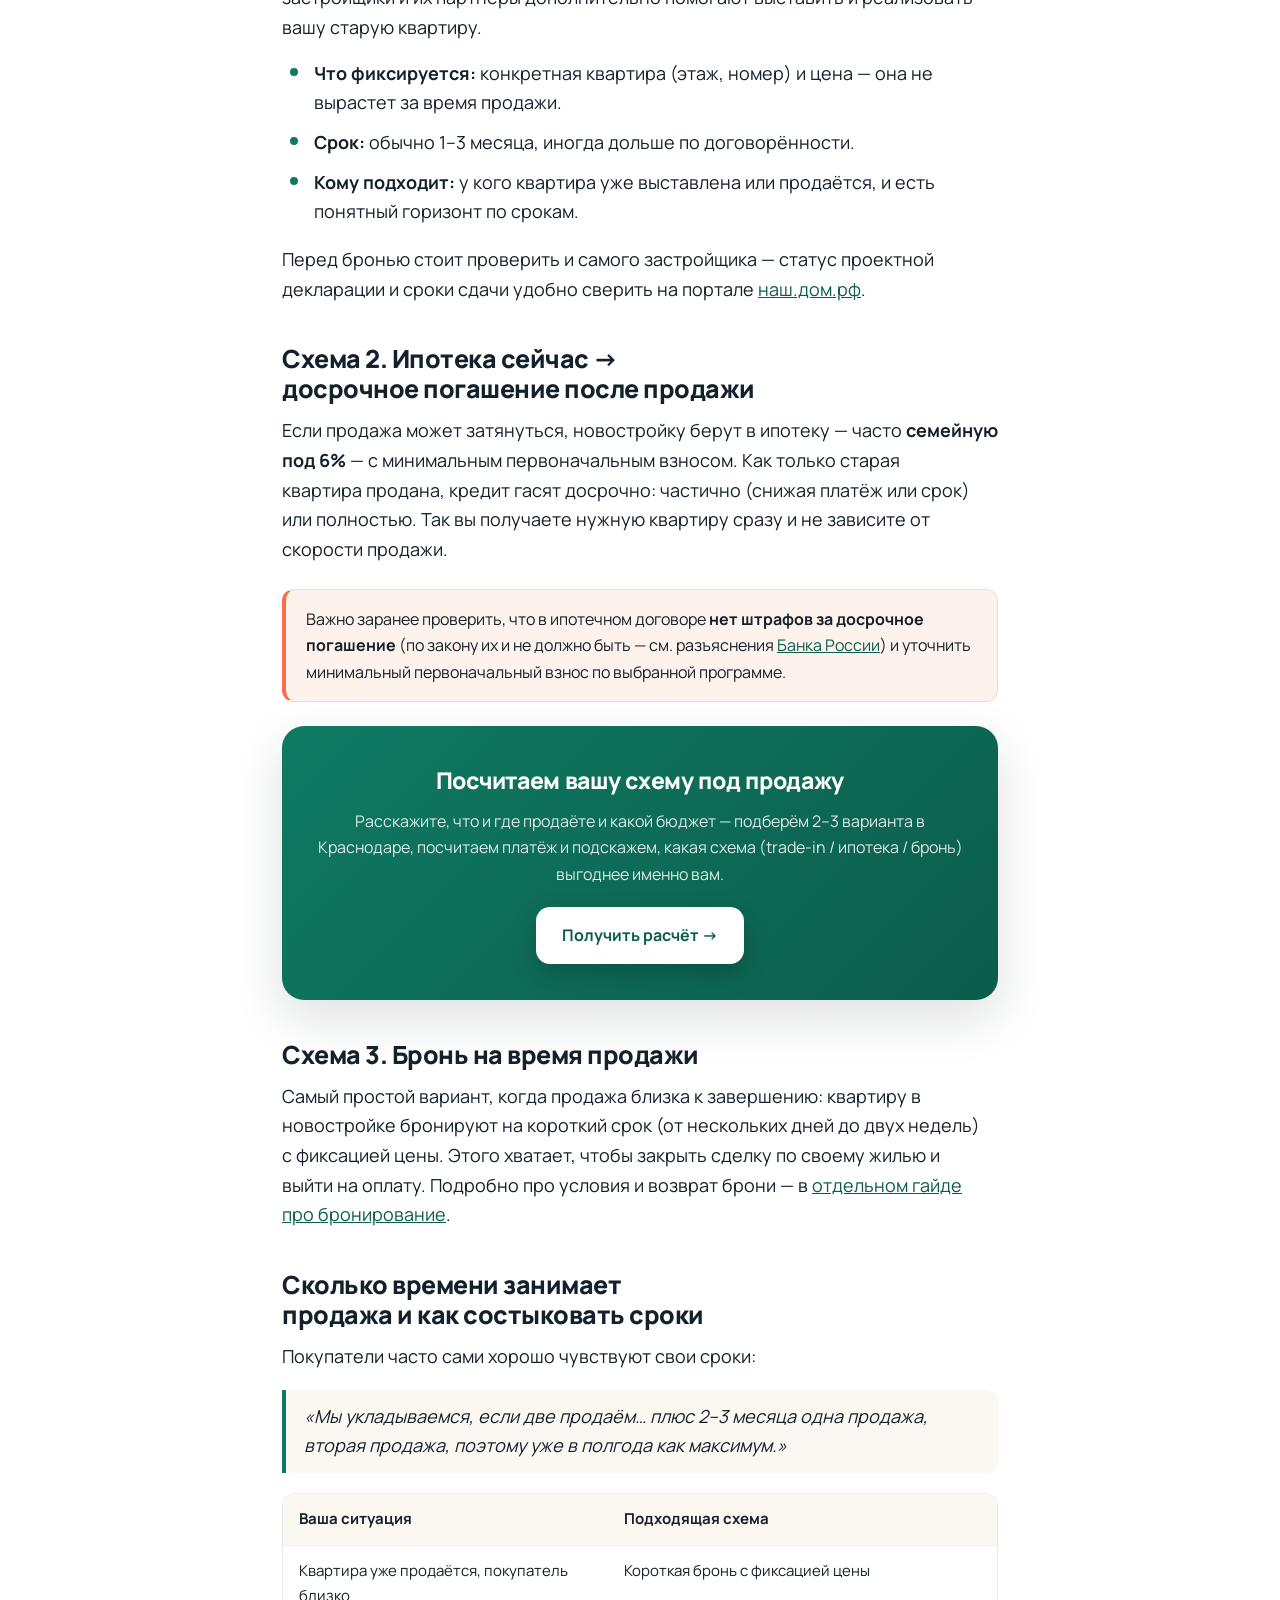
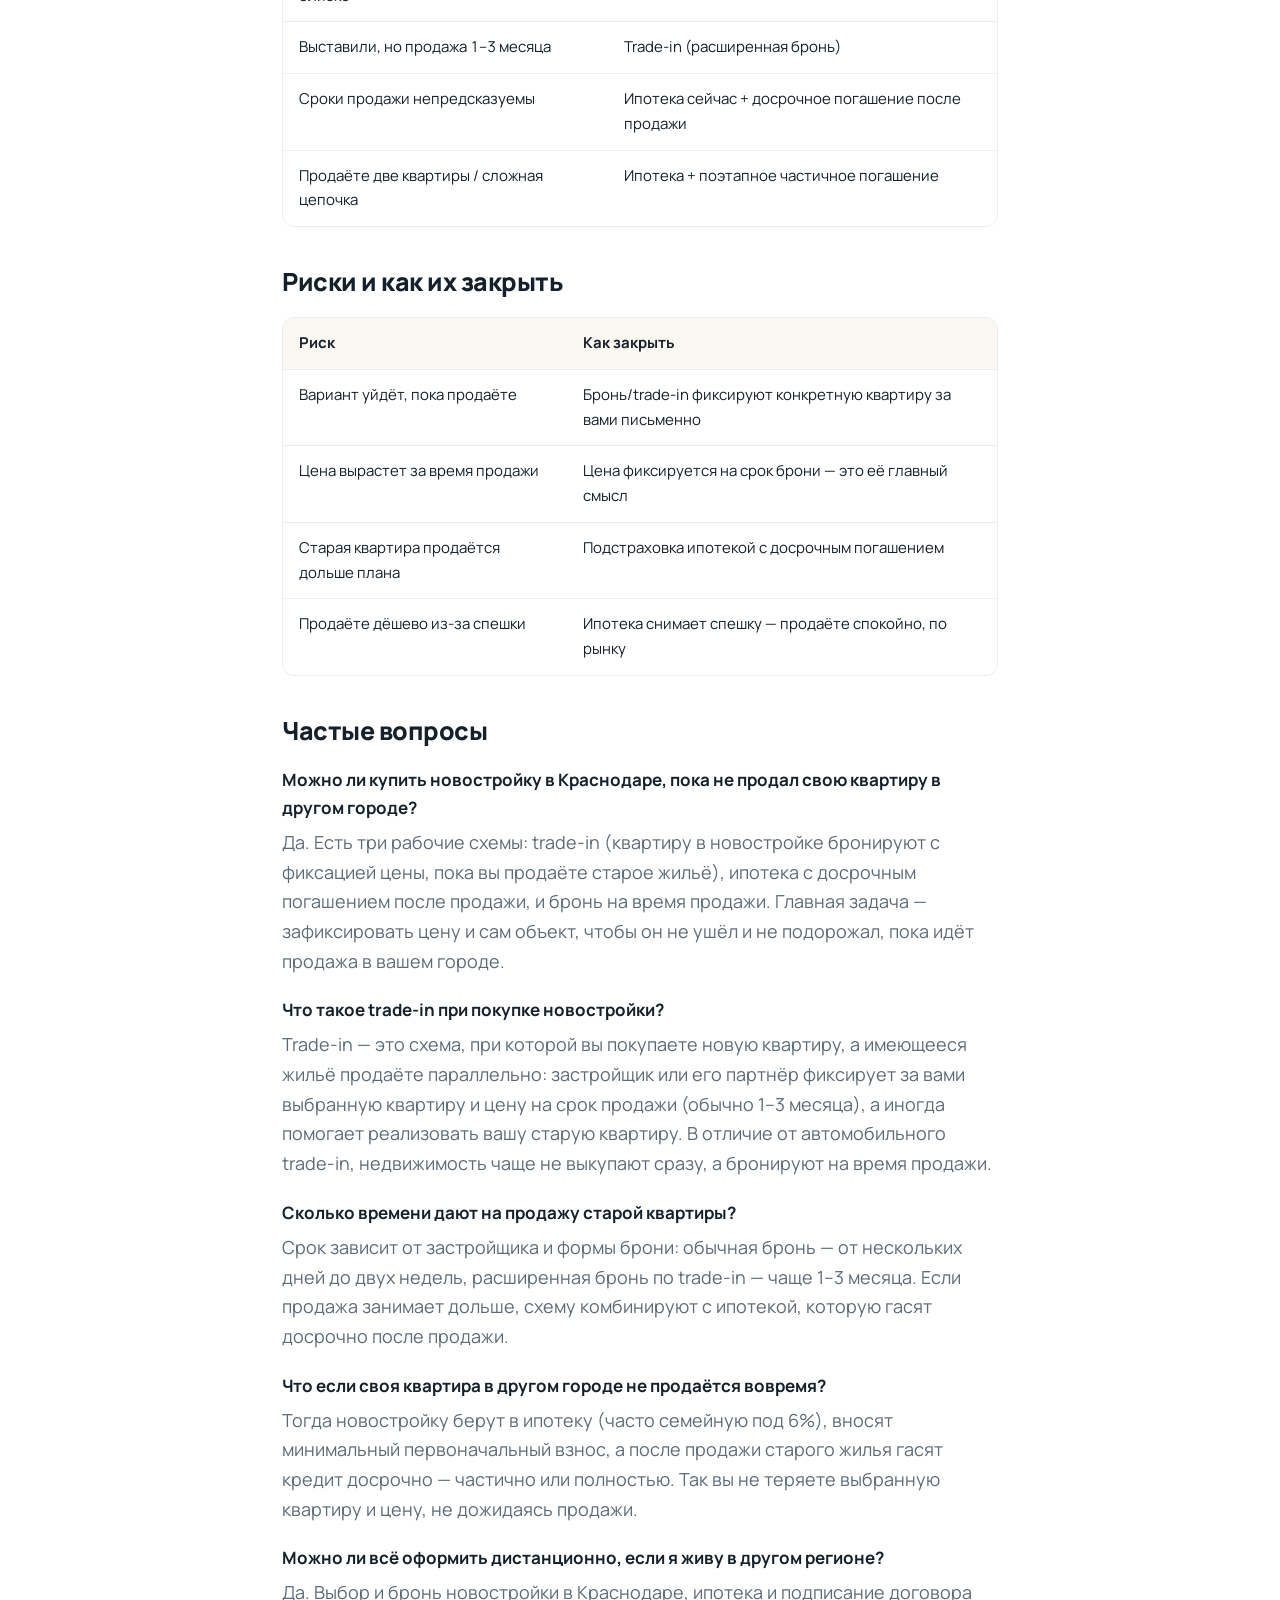
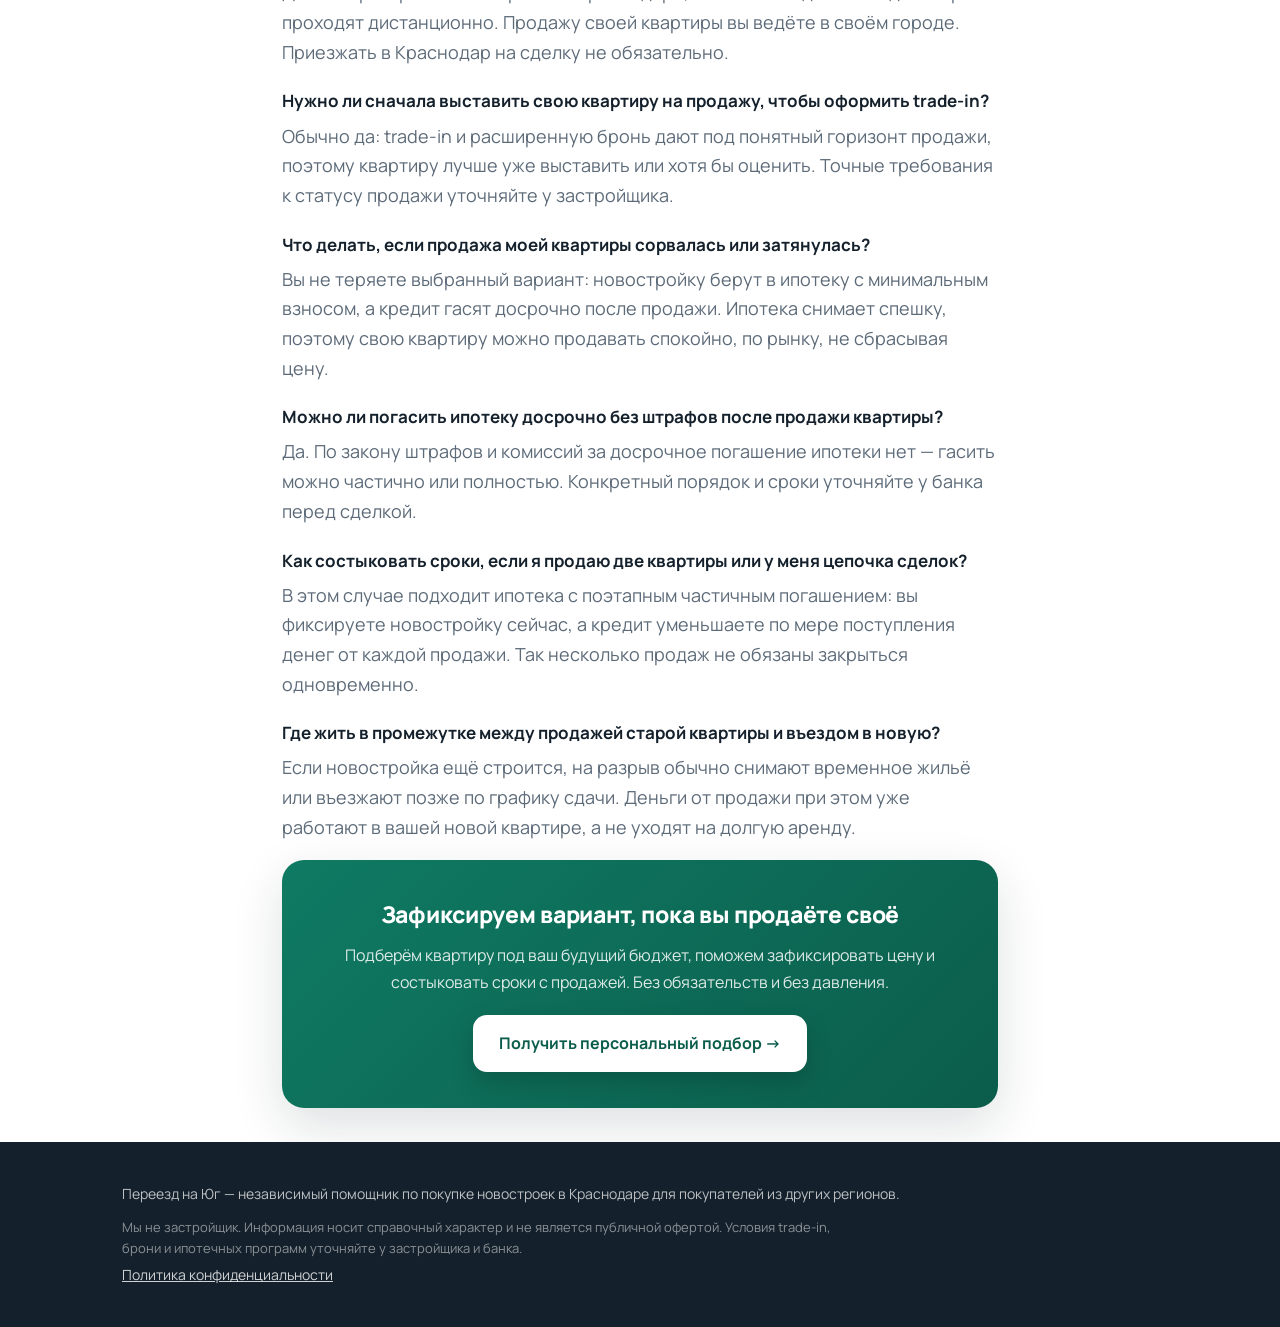
<file: guides/kupit-kvartiru-za-schet-prodazhi-svoey.html>
<!doctype html>
<html lang="ru">
<head>
<meta charset="utf-8">
<meta name="viewport" content="width=device-width, initial-scale=1">
<script async src="/assets/metrika.js"></script>
<title>Купить квартиру в Краснодаре за счёт продажи своей: trade-in и схемы (2026)</title>
<meta name="description" content="Как купить новостройку в Краснодаре, когда деньги ещё в вашей квартире в другом городе: trade-in, бронь на время продажи, ипотека с досрочным погашением. Разбираем схемы, сроки и риски.">
<link rel="canonical" href="https://pereezdnayug.ru/guides/kupit-kvartiru-za-schet-prodazhi-svoey.html">
<link rel="stylesheet" href="/assets/style.css">
<meta property="og:title" content="Купить квартиру в Краснодаре за счёт продажи своей — trade-in и схемы">
<meta property="og:description" content="Деньги ещё в вашей квартире в другом городе? Разбираем trade-in, бронь на время продажи и ипотеку с досрочным погашением.">
<meta property="og:type" content="article">
<meta property="og:locale" content="ru_RU">

<script type="application/ld+json">
{
  "@context": "https://schema.org",
  "@type": "BreadcrumbList",
  "itemListElement": [
    {"@type":"ListItem","position":1,"name":"Главная","item":"https://pereezdnayug.ru/"},
    {"@type":"ListItem","position":2,"name":"Гайды","item":"https://pereezdnayug.ru/#guides"},
    {"@type":"ListItem","position":3,"name":"Купить за счёт продажи своей квартиры"}
  ]
}
</script>
<script type="application/ld+json">
{
  "@context": "https://schema.org",
  "@type": "Article",
  "headline": "Купить квартиру в Краснодаре за счёт продажи своей: trade-in и схемы",
  "description": "Как купить новостройку в Краснодаре, пока деньги ещё в вашей квартире в другом городе: trade-in, бронь на время продажи, ипотека с досрочным погашением.",
  "datePublished": "2026-06-03",
  "dateModified": "2026-06-03",
  "inLanguage": "ru-RU",
  "about": ["trade-in", "покупка квартиры в Краснодаре", "продажа квартиры", "новостройка", "переезд"],
  "author": {"@type":"Organization","name":"Переезд на Юг"},
  "speakable": {"@type":"SpeakableSpecification","cssSelector":[".tldr",".faq"]}
}
</script>
<script type="application/ld+json">
{
  "@context": "https://schema.org",
  "@type": "FAQPage",
  "mainEntity": [
    {"@type":"Question","name":"Можно ли купить новостройку в Краснодаре, пока не продал свою квартиру в другом городе?","acceptedAnswer":{"@type":"Answer","text":"Да. Есть три рабочие схемы: trade-in (квартиру в новостройке бронируют с фиксацией цены, пока вы продаёте старое жильё), ипотека с досрочным погашением после продажи, и бронь на время продажи. Главная задача — зафиксировать цену и сам объект, чтобы он не ушёл и не подорожал, пока идёт продажа в вашем городе."}},
    {"@type":"Question","name":"Что такое trade-in при покупке новостройки?","acceptedAnswer":{"@type":"Answer","text":"Trade-in — это схема, при которой вы покупаете новую квартиру, а имеющееся жильё продаёте параллельно: застройщик или его партнёр фиксирует за вами выбранную квартиру и цену на срок продажи (обычно 1–3 месяца), а иногда помогает реализовать вашу старую квартиру. В отличие от автомобильного trade-in, недвижимость чаще не выкупают сразу, а бронируют на время продажи."}},
    {"@type":"Question","name":"Сколько времени дают на продажу старой квартиры?","acceptedAnswer":{"@type":"Answer","text":"Срок зависит от застройщика и формы брони: обычная бронь — от нескольких дней до двух недель, расширенная бронь по trade-in — чаще 1–3 месяца. Если продажа занимает дольше, схему комбинируют с ипотекой, которую гасят досрочно после продажи."}},
    {"@type":"Question","name":"Что если своя квартира в другом городе не продаётся вовремя?","acceptedAnswer":{"@type":"Answer","text":"Тогда новостройку берут в ипотеку (часто семейную под 6%), вносят минимальный первоначальный взнос, а после продажи старого жилья гасят кредит досрочно — частично или полностью. Так вы не теряете выбранную квартиру и цену, не дожидаясь продажи."}},
    {"@type":"Question","name":"Можно ли всё оформить дистанционно, если я живу в другом регионе?","acceptedAnswer":{"@type":"Answer","text":"Да. Выбор и бронь новостройки в Краснодаре, ипотека и подписание договора проходят дистанционно. Продажу своей квартиры вы ведёте в своём городе. Приезжать в Краснодар на сделку не обязательно."}},
    {"@type":"Question","name":"Нужно ли сначала выставить свою квартиру на продажу, чтобы оформить trade-in?","acceptedAnswer":{"@type":"Answer","text":"Обычно да: trade-in и расширенную бронь дают под понятный горизонт продажи, поэтому квартиру лучше уже выставить или хотя бы оценить. Точные требования к статусу продажи уточняйте у застройщика."}},
    {"@type":"Question","name":"Что делать, если продажа моей квартиры сорвалась или затянулась?","acceptedAnswer":{"@type":"Answer","text":"Вы не теряете выбранный вариант: новостройку берут в ипотеку с минимальным взносом, а кредит гасят досрочно после продажи. Ипотека снимает спешку, поэтому свою квартиру можно продавать спокойно, по рынку, не сбрасывая цену."}},
    {"@type":"Question","name":"Можно ли погасить ипотеку досрочно без штрафов после продажи квартиры?","acceptedAnswer":{"@type":"Answer","text":"Да. По закону штрафов и комиссий за досрочное погашение ипотеки нет — гасить можно частично или полностью. Конкретный порядок и сроки уточняйте у банка перед сделкой."}},
    {"@type":"Question","name":"Как состыковать сроки, если я продаю две квартиры или у меня цепочка сделок?","acceptedAnswer":{"@type":"Answer","text":"В этом случае подходит ипотека с поэтапным частичным погашением: вы фиксируете новостройку сейчас, а кредит уменьшаете по мере поступления денег от каждой продажи. Так несколько продаж не обязаны закрыться одновременно."}},
    {"@type":"Question","name":"Где жить в промежутке между продажей старой квартиры и въездом в новую?","acceptedAnswer":{"@type":"Answer","text":"Если новостройка ещё строится, на разрыв обычно снимают временное жильё или въезжают позже по графику сдачи. Деньги от продажи при этом уже работают в вашей новой квартире, а не уходят на долгую аренду."}}
  ]
}
</script>
<!-- Marquiz script start -->
<script>
(function(w, d, s, o){
  var j = d.createElement(s); j.async = true; j.src = '//script.marquiz.ru/v2.js';j.onload = function() {
    if (document.readyState !== 'loading') Marquiz.init(o);
    else document.addEventListener("DOMContentLoaded", function() {
      Marquiz.init(o);
    });
  };
  d.head.insertBefore(j, d.head.firstElementChild);
})(window, document, 'script', {
    host: '//quiz.marquiz.ru',
    region: 'ru',
    id: '6a21940663c2390019a34fd5',
    autoOpen: false,
    autoOpenFreq: 'once',
    openOnExit: false,
    disableOnMobile: false
  }
);
</script>
<!-- Marquiz script end -->
</head>
<body>
<header class="site">
  <div class="wrap">
    <a class="brand" href="/">
      <svg class="logo" viewBox="0 0 40 40" fill="none" xmlns="http://www.w3.org/2000/svg" aria-hidden="true">
        <rect width="40" height="40" rx="11" fill="#e7f4f0"/>
        <circle cx="27" cy="13" r="4.5" fill="#ff6b4a"/>
        <path d="M9 22 L20 13 L31 22 V31 H9 Z" fill="#0f7a63"/>
        <rect x="17" y="24" width="6" height="7" rx="1" fill="#e7f4f0"/>
      </svg>
      Переезд&nbsp;<b>на&nbsp;Юг</b>
    </a>
    <nav class="top">
      <a class="menu-only" href="/#guides">Гайды</a>
      <a class="cta" href="#popup:marquiz_6a21940663c2390019a34fd5">Получить подбор</a>
    </nav>
  </div>
</header>

<div class="article-hero"><div class="wrap read crumbs"><a href="/">Главная</a> → <a href="/#guides">Гайды</a> → Купить за счёт продажи своей</div></div>

<main>
<article class="wrap read">
  <h1>Купить квартиру в Краснодаре за счёт продажи своей: trade-in и схемы</h1>
  <p class="lead" style="color:var(--muted);font-size:19px">Обновлено: июнь 2026. Самая частая ситуация у тех, кто переезжает на юг: деньги на новую квартиру ещё «заморожены» в старом жилье в другом городе. Разберём, как зафиксировать новостройку в Краснодаре и её цену, пока вы продаёте своё, — без риска, что вариант уйдёт или подорожает.</p>

  <div class="tldr">
    <strong>Коротко</strong>
    <ul>
      <li>Покупать новостройку <b>до продажи</b> своей квартиры можно — есть три рабочие схемы.</li>
      <li><b>Trade-in:</b> застройщик фиксирует за вами квартиру и цену на срок продажи (обычно 1–3 месяца).</li>
      <li><b>Ипотека с досрочным погашением:</b> берёте кредит сейчас, гасите после продажи старого жилья.</li>
      <li><b>Бронь на время продажи:</b> короткая фиксация цены, пока вы выставляете и продаёте своё.</li>
      <li>Всё оформляется <b>дистанционно</b>: новостройку покупаете в Краснодаре, своё продаёте в своём городе.</li>
    </ul>
  </div>

  <h2>В чём проблема: деньги «внутри» старой квартиры</h2>
  <p>Типичная картина: семья решает переехать в Краснодар, но вся сумма — в квартире, которую ещё предстоит продать в родном городе. Получается замкнутый круг: чтобы купить, нужно продать; а пока продаёшь — понравившийся вариант в новостройке могут забрать, да и цена за пару месяцев успевает вырасти.</p>
  <p class="quote">«Я живу не в Краснодаре, но планирую купить квартиру в Краснодаре… я планирую где-то на весну, поскольку я тут пытаюсь продать квартиру.» — реальный вопрос покупателя.</p>
  <p>Хорошая новость: ждать завершения продажи, чтобы только потом начинать выбор, не нужно. Ниже — три схемы, которые позволяют действовать параллельно.</p>

  <h2>Схема 1. Trade-in: фиксируем квартиру и цену на время продажи</h2>
  <p>Trade-in в новостройках — это не «сдал старую, получил новую», как с автомобилем. Чаще это <b>расширенная бронь</b>: вы выбираете квартиру в новостройке, застройщик фиксирует за вами конкретный объект и цену на срок 1–3 месяца, а вы за это время продаёте имеющееся жильё. Некоторые застройщики и их партнёры дополнительно помогают выставить и реализовать вашу старую квартиру.</p>
  <ul>
    <li><b>Что фиксируется:</b> конкретная квартира (этаж, номер) и цена — она не вырастет за время продажи.</li>
    <li><b>Срок:</b> обычно 1–3 месяца, иногда дольше по договорённости.</li>
    <li><b>Кому подходит:</b> у кого квартира уже выставлена или продаётся, и есть понятный горизонт по срокам.</li>
  </ul>
  <p>Перед бронью стоит проверить и самого застройщика — статус проектной декларации и сроки сдачи удобно сверить на портале <a href="https://наш.дом.рф" target="_blank" rel="noopener">наш.дом.рф</a>.</p>

  <h2>Схема 2. Ипотека сейчас → досрочное погашение после продажи</h2>
  <p>Если продажа может затянуться, новостройку берут в ипотеку — часто <b>семейную под 6%</b> — с минимальным первоначальным взносом. Как только старая квартира продана, кредит гасят досрочно: частично (снижая платёж или срок) или полностью. Так вы получаете нужную квартиру сразу и не зависите от скорости продажи.</p>
  <div class="callout">Важно заранее проверить, что в ипотечном договоре <b>нет штрафов за досрочное погашение</b> (по закону их и не должно быть — см. разъяснения <a href="https://cbr.ru" target="_blank" rel="noopener">Банка России</a>) и уточнить минимальный первоначальный взнос по выбранной программе.</div>

  <div class="cta-block">
    <h3>Посчитаем вашу схему под продажу</h3>
    <p>Расскажите, что и где продаёте и какой бюджет — подберём 2–3 варианта в Краснодаре, посчитаем платёж и подскажем, какая схема (trade-in / ипотека / бронь) выгоднее именно вам.</p>
    <div class="quiz-embed" data-marquiz="A-pereezd"><a class="btn" href="#popup:marquiz_6a21940663c2390019a34fd5">Получить расчёт →</a></div>
  </div>

  <h2>Схема 3. Бронь на время продажи</h2>
  <p>Самый простой вариант, когда продажа близка к завершению: квартиру в новостройке бронируют на короткий срок (от нескольких дней до двух недель) с фиксацией цены. Этого хватает, чтобы закрыть сделку по своему жилью и выйти на оплату. Подробно про условия и возврат брони — в <a href="/guides/bron-kvartiry-v-novostroyke-krasnodare.html">отдельном гайде про бронирование</a>.</p>

  <h2>Сколько времени занимает продажа и как состыковать сроки</h2>
  <p>Покупатели часто сами хорошо чувствуют свои сроки:</p>
  <p class="quote">«Мы укладываемся, если две продаём… плюс 2–3 месяца одна продажа, вторая продажа, поэтому уже в полгода как максимум.»</p>
  <table>
    <tr><th>Ваша ситуация</th><th>Подходящая схема</th></tr>
    <tr><td>Квартира уже продаётся, покупатель близко</td><td>Короткая бронь с фиксацией цены</td></tr>
    <tr><td>Выставили, но продажа 1–3 месяца</td><td>Trade-in (расширенная бронь)</td></tr>
    <tr><td>Сроки продажи непредсказуемы</td><td>Ипотека сейчас + досрочное погашение после продажи</td></tr>
    <tr><td>Продаёте две квартиры / сложная цепочка</td><td>Ипотека + поэтапное частичное погашение</td></tr>
  </table>

  <h2>Риски и как их закрыть</h2>
  <table>
    <tr><th>Риск</th><th>Как закрыть</th></tr>
    <tr><td>Вариант уйдёт, пока продаёте</td><td>Бронь/trade-in фиксируют конкретную квартиру за вами письменно</td></tr>
    <tr><td>Цена вырастет за время продажи</td><td>Цена фиксируется на срок брони — это её главный смысл</td></tr>
    <tr><td>Старая квартира продаётся дольше плана</td><td>Подстраховка ипотекой с досрочным погашением</td></tr>
    <tr><td>Продаёте дёшево из-за спешки</td><td>Ипотека снимает спешку — продаёте спокойно, по рынку</td></tr>
  </table>

  <h2 class="faq">Частые вопросы</h2>
  <dl class="faq">
    <dt>Можно ли купить новостройку в Краснодаре, пока не продал свою квартиру в другом городе?</dt>
    <dd>Да. Есть три рабочие схемы: trade-in (квартиру в новостройке бронируют с фиксацией цены, пока вы продаёте старое жильё), ипотека с досрочным погашением после продажи, и бронь на время продажи. Главная задача — зафиксировать цену и сам объект, чтобы он не ушёл и не подорожал, пока идёт продажа в вашем городе.</dd>
    <dt>Что такое trade-in при покупке новостройки?</dt>
    <dd>Trade-in — это схема, при которой вы покупаете новую квартиру, а имеющееся жильё продаёте параллельно: застройщик или его партнёр фиксирует за вами выбранную квартиру и цену на срок продажи (обычно 1–3 месяца), а иногда помогает реализовать вашу старую квартиру. В отличие от автомобильного trade-in, недвижимость чаще не выкупают сразу, а бронируют на время продажи.</dd>
    <dt>Сколько времени дают на продажу старой квартиры?</dt>
    <dd>Срок зависит от застройщика и формы брони: обычная бронь — от нескольких дней до двух недель, расширенная бронь по trade-in — чаще 1–3 месяца. Если продажа занимает дольше, схему комбинируют с ипотекой, которую гасят досрочно после продажи.</dd>
    <dt>Что если своя квартира в другом городе не продаётся вовремя?</dt>
    <dd>Тогда новостройку берут в ипотеку (часто семейную под 6%), вносят минимальный первоначальный взнос, а после продажи старого жилья гасят кредит досрочно — частично или полностью. Так вы не теряете выбранную квартиру и цену, не дожидаясь продажи.</dd>
    <dt>Можно ли всё оформить дистанционно, если я живу в другом регионе?</dt>
    <dd>Да. Выбор и бронь новостройки в Краснодаре, ипотека и подписание договора проходят дистанционно. Продажу своей квартиры вы ведёте в своём городе. Приезжать в Краснодар на сделку не обязательно.</dd>
    <dt>Нужно ли сначала выставить свою квартиру на продажу, чтобы оформить trade-in?</dt>
    <dd>Обычно да: trade-in и расширенную бронь дают под понятный горизонт продажи, поэтому квартиру лучше уже выставить или хотя бы оценить. Точные требования к статусу продажи уточняйте у застройщика.</dd>
    <dt>Что делать, если продажа моей квартиры сорвалась или затянулась?</dt>
    <dd>Вы не теряете выбранный вариант: новостройку берут в ипотеку с минимальным взносом, а кредит гасят досрочно после продажи. Ипотека снимает спешку, поэтому свою квартиру можно продавать спокойно, по рынку, не сбрасывая цену.</dd>
    <dt>Можно ли погасить ипотеку досрочно без штрафов после продажи квартиры?</dt>
    <dd>Да. По закону штрафов и комиссий за досрочное погашение ипотеки нет — гасить можно частично или полностью. Конкретный порядок и сроки уточняйте у банка перед сделкой.</dd>
    <dt>Как состыковать сроки, если я продаю две квартиры или у меня цепочка сделок?</dt>
    <dd>В этом случае подходит ипотека с поэтапным частичным погашением: вы фиксируете новостройку сейчас, а кредит уменьшаете по мере поступления денег от каждой продажи. Так несколько продаж не обязаны закрыться одновременно.</dd>
    <dt>Где жить в промежутке между продажей старой квартиры и въездом в новую?</dt>
    <dd>Если новостройка ещё строится, на разрыв обычно снимают временное жильё или въезжают позже по графику сдачи. Деньги от продажи при этом уже работают в вашей новой квартире, а не уходят на долгую аренду.</dd>
  </dl>

  <div class="cta-block">
    <h3>Зафиксируем вариант, пока вы продаёте своё</h3>
    <p>Подберём квартиру под ваш будущий бюджет, поможем зафиксировать цену и состыковать сроки с продажей. Без обязательств и без давления.</p>
    <div class="quiz-embed" data-marquiz="A-pereezd"><a class="btn" href="#popup:marquiz_6a21940663c2390019a34fd5">Получить персональный подбор →</a></div>
  </div>
</article>
</main>

<footer class="site">
  <div class="wrap">
    Переезд на Юг — независимый помощник по покупке новостроек в Краснодаре для покупателей из других регионов.
    <div class="disc">Мы не застройщик. Информация носит справочный характер и не является публичной офертой. Условия trade-in, брони и ипотечных программ уточняйте у застройщика и банка.</div>
  </div>
  <div class="wrap" style="padding-top:4px"><a href="/privacy.html">Политика конфиденциальности</a></div>
</footer>
</body>
</html>
</file>
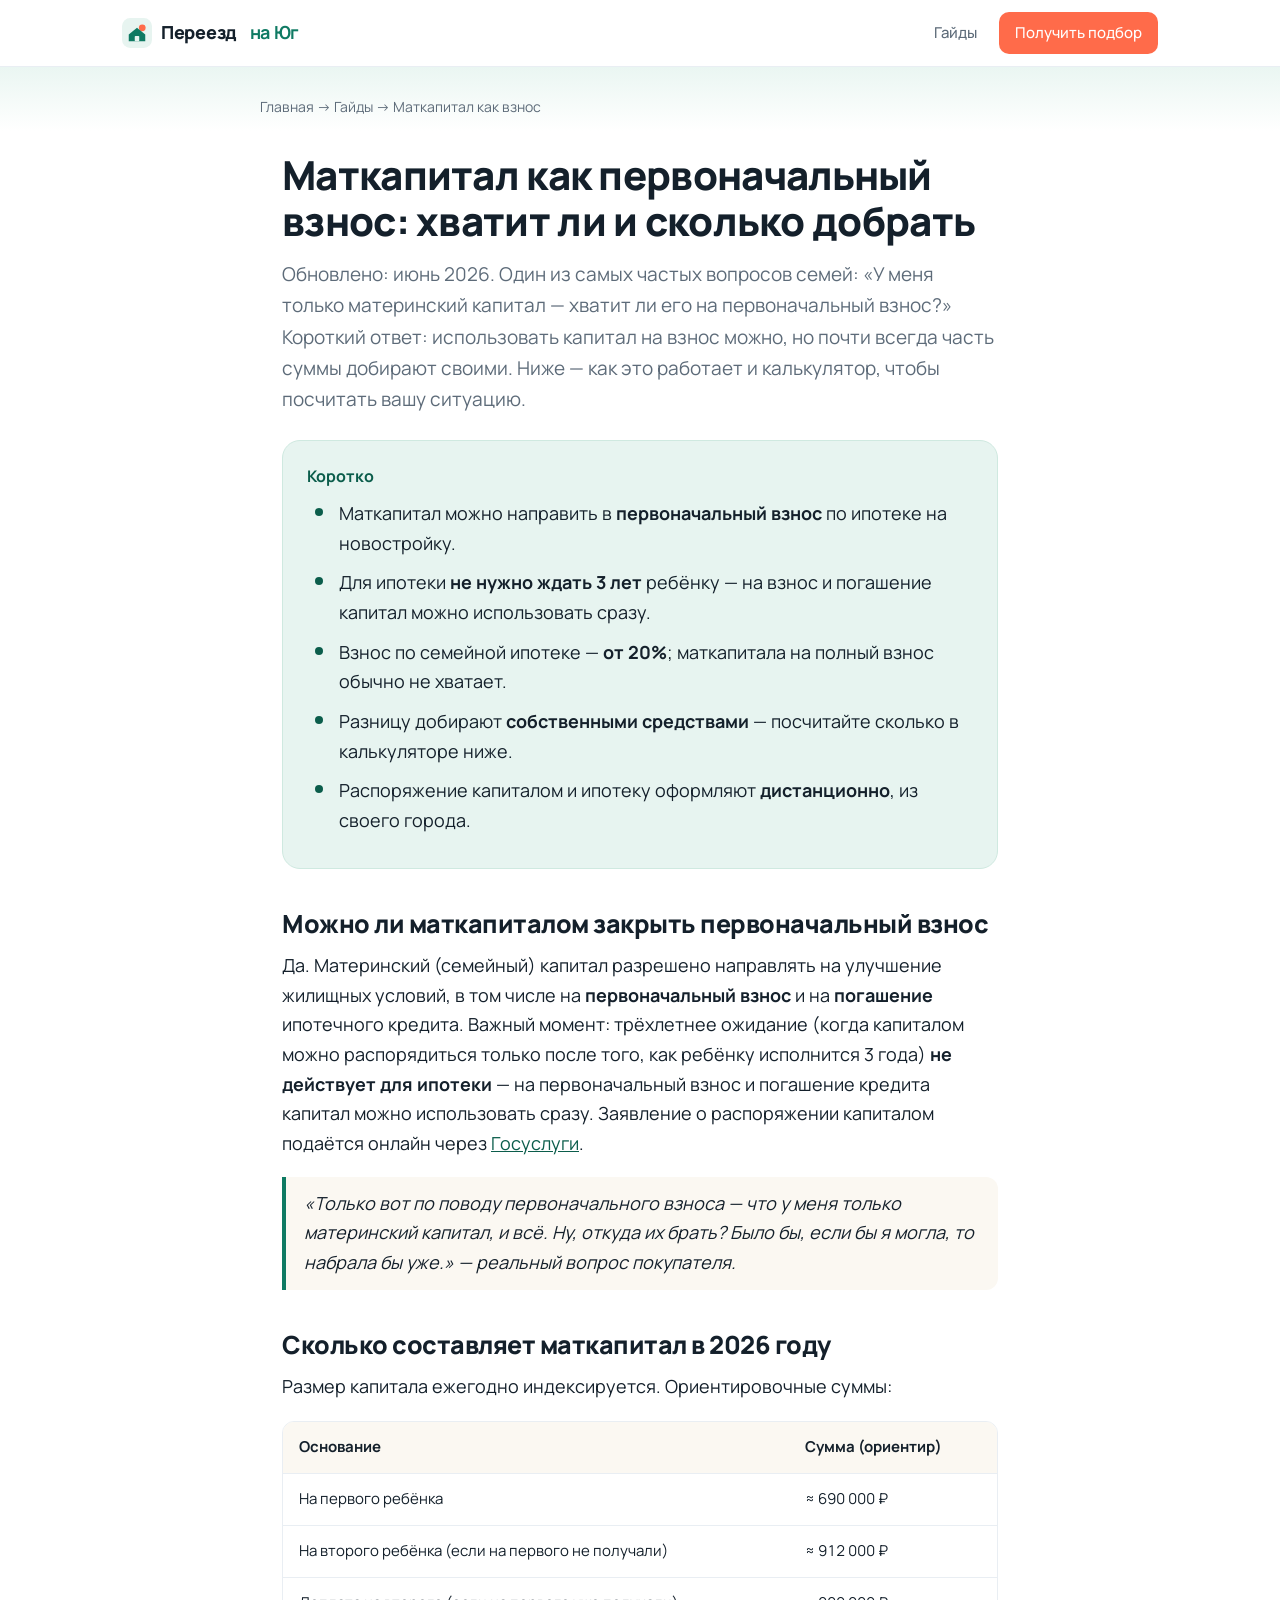
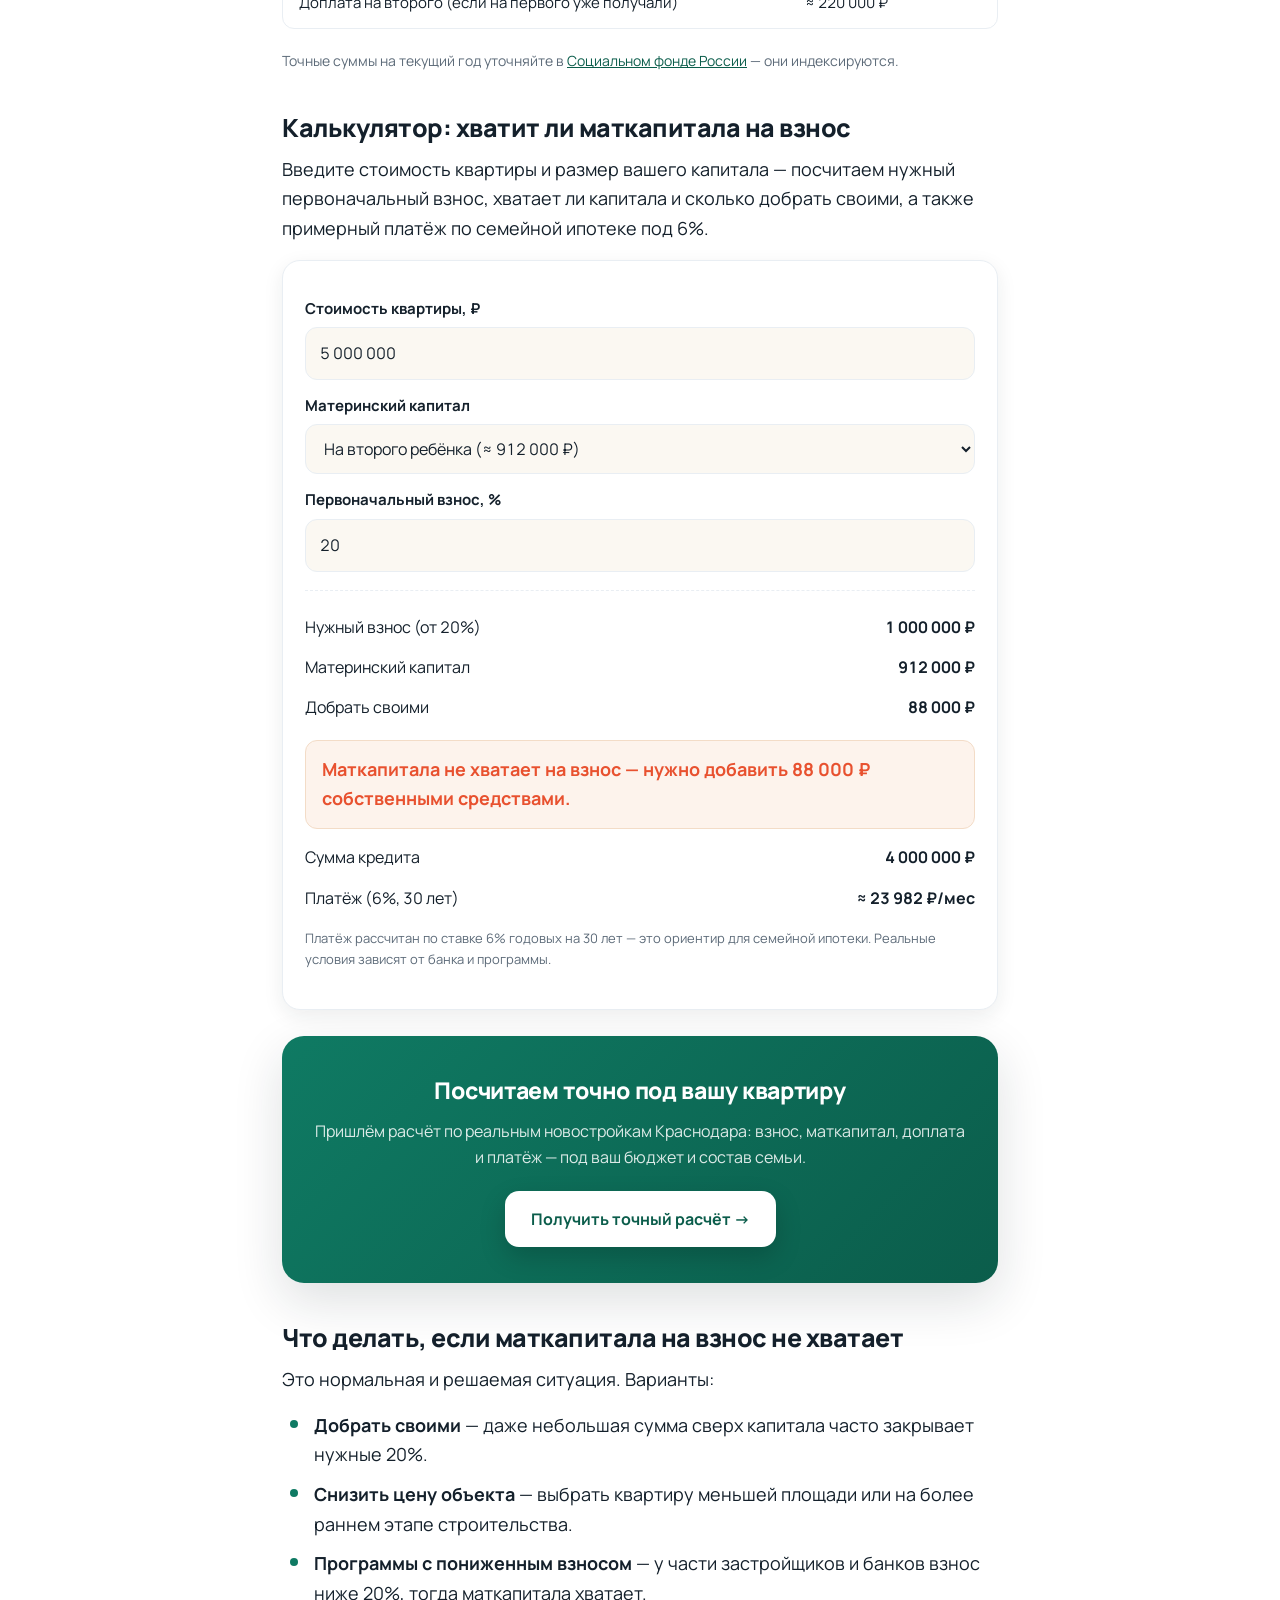
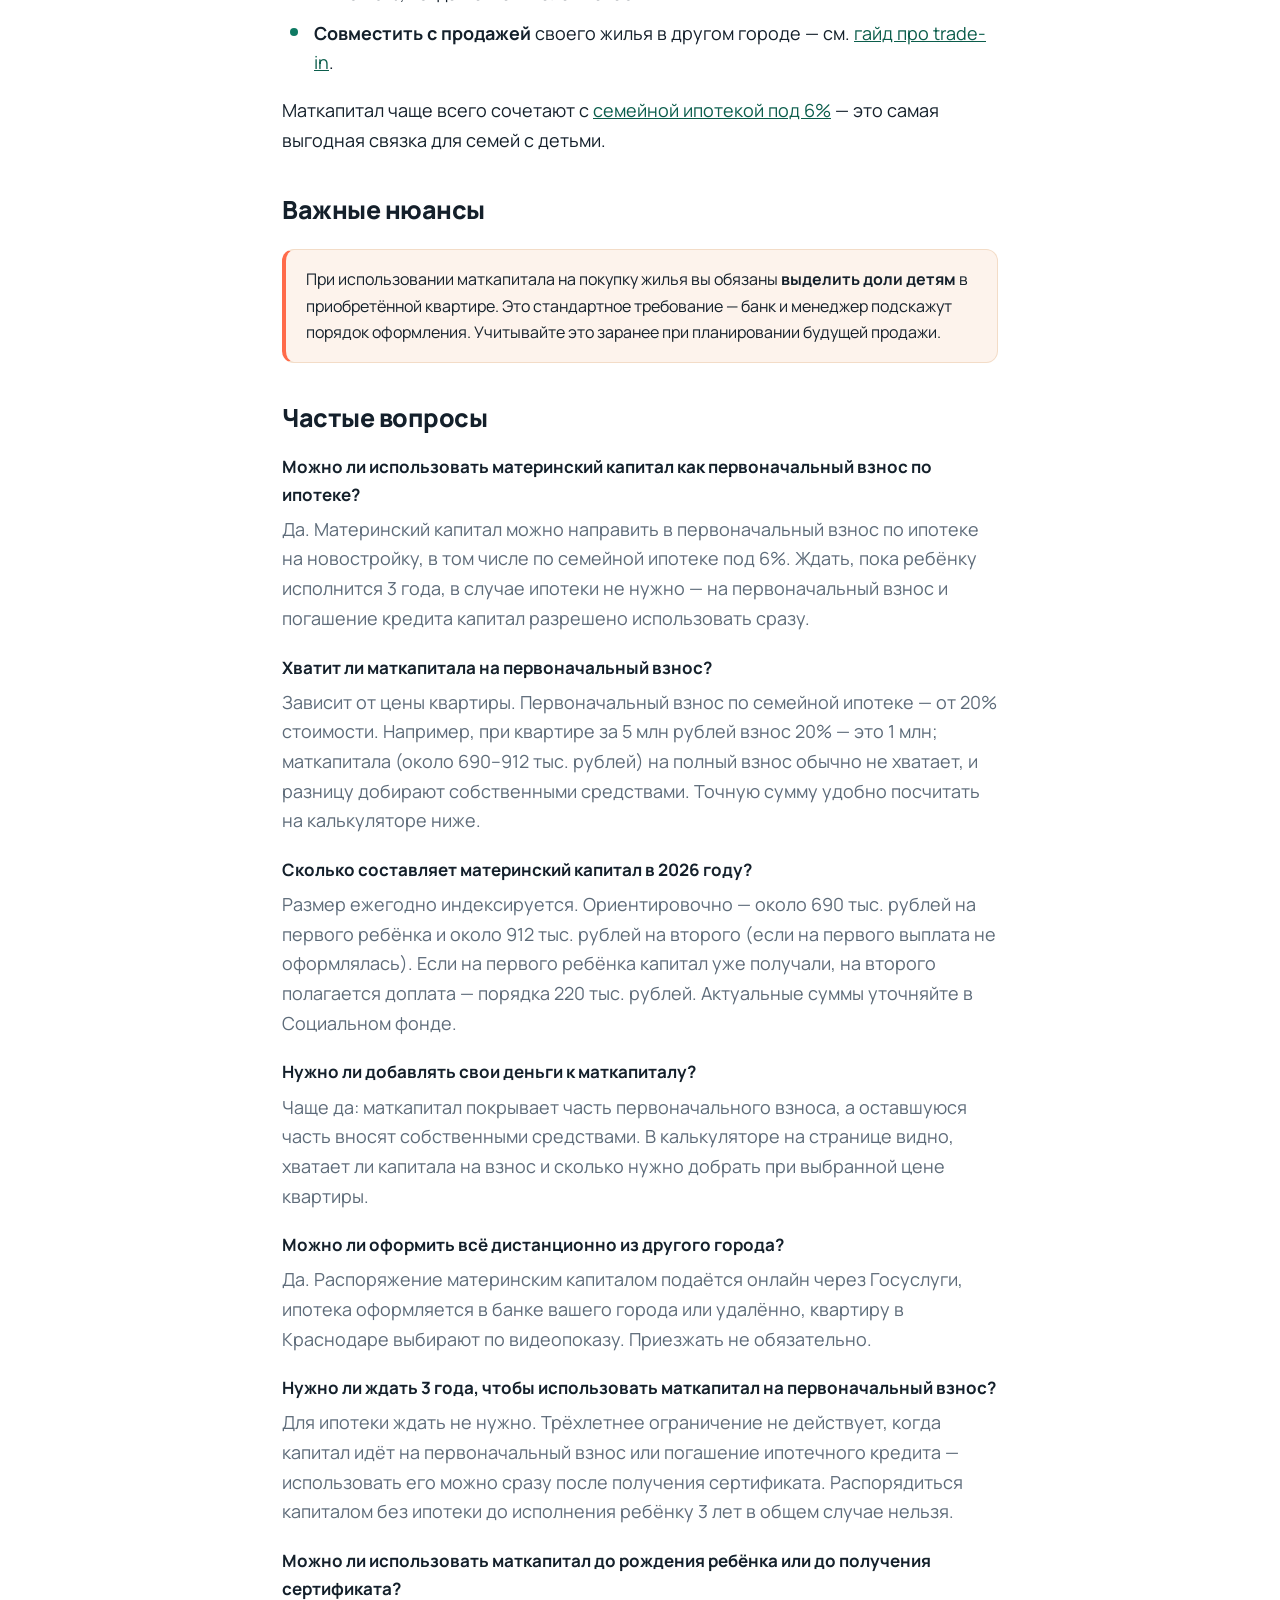
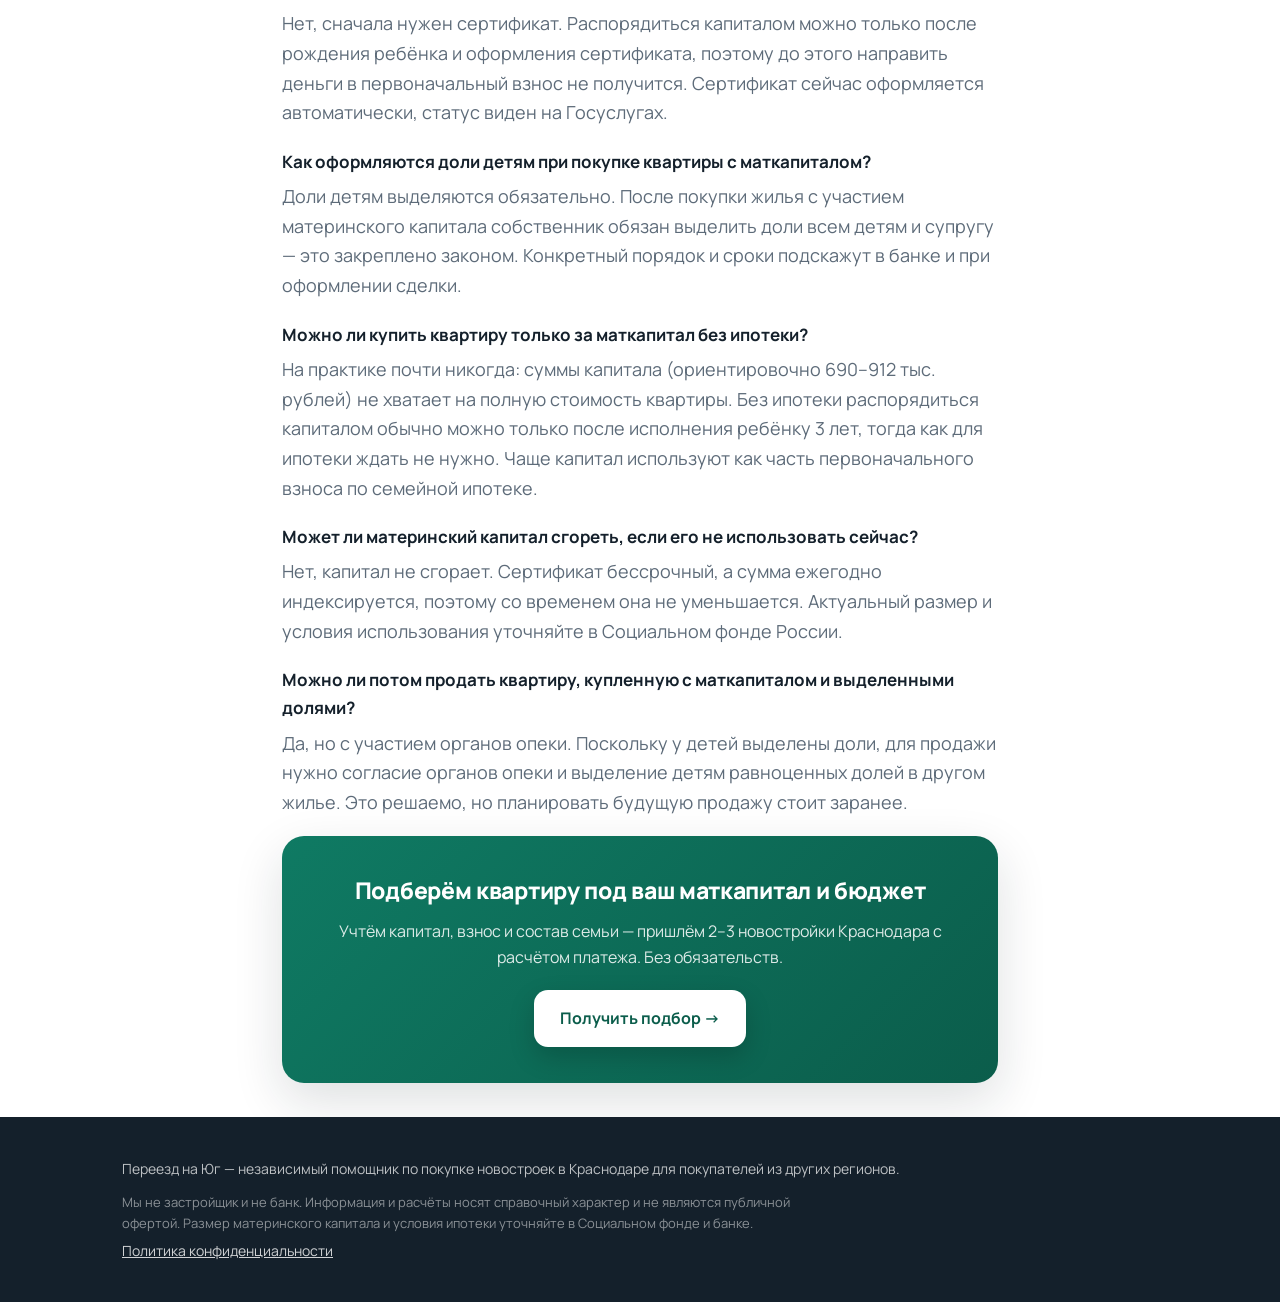
<file: guides/materinskiy-kapital-pervonachalnyy-vznos-krasnodare.html>
<!doctype html>
<html lang="ru">
<head>
<meta charset="utf-8">
<meta name="viewport" content="width=device-width, initial-scale=1">
<script async src="/assets/metrika.js"></script>
<title>Маткапитал как первоначальный взнос в 2026: хватит ли и сколько добрать (калькулятор)</title>
<meta name="description" content="Можно ли купить новостройку в Краснодаре, используя материнский капитал как первоначальный взнос. Хватает ли маткапитала на взнос, сколько добавить своими — посчитайте на калькуляторе. Условия 2026, дистанционно из другого города.">
<link rel="canonical" href="https://pereezdnayug.ru/guides/materinskiy-kapital-pervonachalnyy-vznos-krasnodare.html">
<link rel="stylesheet" href="/assets/style.css">
<meta property="og:title" content="Маткапитал как первоначальный взнос — хватит ли и сколько добрать (калькулятор)">
<meta property="og:description" content="Посчитайте, хватает ли материнского капитала на первоначальный взнос по ипотеке в новостройке Краснодара и сколько добавить своими.">
<meta property="og:type" content="article">
<meta property="og:locale" content="ru_RU">
<style>
  .calc { background:#fff; border:1px solid var(--line); border-radius:var(--radius); padding:22px; box-shadow:var(--sh); margin:8px 0 26px; }
  .calc label { display:block; font-weight:700; font-size:15px; margin:14px 0 6px; }
  .calc input, .calc select { width:100%; font:inherit; font-size:16px; padding:12px 14px; border:1px solid var(--line); border-radius:var(--radius-sm); background:var(--sand); color:var(--ink); font-variant-numeric:tabular-nums; }
  .calc input:focus, .calc select:focus { outline:none; border-color:var(--green); }
  .calc .res { margin-top:18px; padding-top:16px; border-top:1px dashed var(--line); }
  .calc .row { display:flex; justify-content:space-between; gap:12px; padding:7px 0; font-size:16px; font-variant-numeric:tabular-nums; }
  .calc .row span:last-child { font-weight:700; text-align:right; white-space:nowrap; }
  .calc .verdict { margin-top:12px; padding:14px 16px; border-radius:var(--radius-sm); font-weight:700; }
  .calc .ok { background:var(--green-l); color:var(--green-d); }
  .calc .add { background:var(--sky2); color:var(--coral-d); border:1px solid #f3dcc7; }
  .calc .hint { color:var(--muted); font-size:13px; margin-top:10px; }
</style>

<script type="application/ld+json">
{
  "@context": "https://schema.org",
  "@type": "BreadcrumbList",
  "itemListElement": [
    {"@type":"ListItem","position":1,"name":"Главная","item":"https://pereezdnayug.ru/"},
    {"@type":"ListItem","position":2,"name":"Гайды","item":"https://pereezdnayug.ru/#guides"},
    {"@type":"ListItem","position":3,"name":"Маткапитал как первоначальный взнос"}
  ]
}
</script>
<script type="application/ld+json">
{
  "@context": "https://schema.org",
  "@type": "Article",
  "headline": "Маткапитал как первоначальный взнос в 2026: хватит ли и сколько добрать",
  "description": "Как использовать материнский капитал как первоначальный взнос по ипотеке на новостройку в Краснодаре, и сколько добавить своими.",
  "datePublished": "2026-06-03",
  "dateModified": "2026-06-03",
  "inLanguage": "ru-RU",
  "about": ["материнский капитал", "первоначальный взнос", "ипотека", "новостройка", "Краснодар"],
  "author": {"@type":"Organization","name":"Переезд на Юг"},
  "speakable": {"@type":"SpeakableSpecification","cssSelector":[".tldr",".faq"]}
}
</script>
<script type="application/ld+json">
{
  "@context": "https://schema.org",
  "@type": "FAQPage",
  "mainEntity": [
    {"@type":"Question","name":"Можно ли использовать материнский капитал как первоначальный взнос по ипотеке?","acceptedAnswer":{"@type":"Answer","text":"Да. Материнский капитал можно направить в первоначальный взнос по ипотеке на новостройку, в том числе по семейной ипотеке под 6%. Ждать, пока ребёнку исполнится 3 года, в случае ипотеки не нужно — на первоначальный взнос и погашение кредита капитал разрешено использовать сразу."}},
    {"@type":"Question","name":"Хватит ли маткапитала на первоначальный взнос?","acceptedAnswer":{"@type":"Answer","text":"Зависит от цены квартиры. Первоначальный взнос по семейной ипотеке — от 20% стоимости. Например, при квартире за 5 млн рублей взнос 20% — это 1 млн; маткапитала (около 690–912 тыс. рублей) на полный взнос обычно не хватает, и разницу добирают собственными средствами. Точную сумму удобно посчитать на калькуляторе ниже."}},
    {"@type":"Question","name":"Сколько составляет материнский капитал в 2026 году?","acceptedAnswer":{"@type":"Answer","text":"Размер ежегодно индексируется. Ориентировочно — около 690 тыс. рублей на первого ребёнка и около 912 тыс. рублей на второго (если на первого выплата не оформлялась). Если на первого ребёнка капитал уже получали, на второго полагается доплата — порядка 220 тыс. рублей. Актуальные суммы уточняйте в Социальном фонде."}},
    {"@type":"Question","name":"Нужно ли добавлять свои деньги к маткапиталу?","acceptedAnswer":{"@type":"Answer","text":"Чаще да: маткапитал покрывает часть первоначального взноса, а оставшуюся часть вносят собственными средствами. В калькуляторе на странице видно, хватает ли капитала на взнос и сколько нужно добрать при выбранной цене квартиры."}},
    {"@type":"Question","name":"Можно ли оформить всё дистанционно из другого города?","acceptedAnswer":{"@type":"Answer","text":"Да. Распоряжение материнским капиталом подаётся онлайн через Госуслуги, ипотека оформляется в банке вашего города или удалённо, квартиру в Краснодаре выбирают по видеопоказу. Приезжать не обязательно."}},
    {"@type":"Question","name":"Нужно ли ждать 3 года, чтобы использовать маткапитал на первоначальный взнос?","acceptedAnswer":{"@type":"Answer","text":"Для ипотеки ждать не нужно. Трёхлетнее ограничение не действует, когда капитал идёт на первоначальный взнос или погашение ипотечного кредита — использовать его можно сразу после получения сертификата. Распорядиться капиталом без ипотеки до исполнения ребёнку 3 лет в общем случае нельзя."}},
    {"@type":"Question","name":"Можно ли использовать маткапитал до рождения ребёнка или до получения сертификата?","acceptedAnswer":{"@type":"Answer","text":"Нет, сначала нужен сертификат. Распорядиться капиталом можно только после рождения ребёнка и оформления сертификата, поэтому до этого направить деньги в первоначальный взнос не получится. Сертификат сейчас оформляется автоматически, статус виден на Госуслугах."}},
    {"@type":"Question","name":"Как оформляются доли детям при покупке квартиры с маткапиталом?","acceptedAnswer":{"@type":"Answer","text":"Доли детям выделяются обязательно. После покупки жилья с участием материнского капитала собственник обязан выделить доли всем детям и супругу — это закреплено законом. Конкретный порядок и сроки подскажут в банке и при оформлении сделки."}},
    {"@type":"Question","name":"Можно ли купить квартиру только за маткапитал без ипотеки?","acceptedAnswer":{"@type":"Answer","text":"На практике почти никогда: суммы капитала (ориентировочно 690–912 тыс. рублей) не хватает на полную стоимость квартиры. Без ипотеки распорядиться капиталом обычно можно только после исполнения ребёнку 3 лет, тогда как для ипотеки ждать не нужно. Чаще капитал используют как часть первоначального взноса по семейной ипотеке."}},
    {"@type":"Question","name":"Может ли материнский капитал сгореть, если его не использовать сейчас?","acceptedAnswer":{"@type":"Answer","text":"Нет, капитал не сгорает. Сертификат бессрочный, а сумма ежегодно индексируется, поэтому со временем она не уменьшается. Актуальный размер и условия использования уточняйте в Социальном фонде России."}},
    {"@type":"Question","name":"Можно ли потом продать квартиру, купленную с маткапиталом и выделенными долями?","acceptedAnswer":{"@type":"Answer","text":"Да, но с участием органов опеки. Поскольку у детей выделены доли, для продажи нужно согласие органов опеки и выделение детям равноценных долей в другом жилье. Это решаемо, но планировать будущую продажу стоит заранее."}}
  ]
}
</script>
<!-- Marquiz script start -->
<script>
(function(w, d, s, o){
  var j = d.createElement(s); j.async = true; j.src = '//script.marquiz.ru/v2.js';j.onload = function() {
    if (document.readyState !== 'loading') Marquiz.init(o);
    else document.addEventListener("DOMContentLoaded", function() {
      Marquiz.init(o);
    });
  };
  d.head.insertBefore(j, d.head.firstElementChild);
})(window, document, 'script', {
    host: '//quiz.marquiz.ru',
    region: 'ru',
    id: '6a21940663c2390019a34fd5',
    autoOpen: false,
    autoOpenFreq: 'once',
    openOnExit: false,
    disableOnMobile: false
  }
);
</script>
<!-- Marquiz script end -->
</head>
<body>
<header class="site">
  <div class="wrap">
    <a class="brand" href="/">
      <svg class="logo" viewBox="0 0 40 40" fill="none" xmlns="http://www.w3.org/2000/svg" aria-hidden="true">
        <rect width="40" height="40" rx="11" fill="#e7f4f0"/>
        <circle cx="27" cy="13" r="4.5" fill="#ff6b4a"/>
        <path d="M9 22 L20 13 L31 22 V31 H9 Z" fill="#0f7a63"/>
        <rect x="17" y="24" width="6" height="7" rx="1" fill="#e7f4f0"/>
      </svg>
      Переезд&nbsp;<b>на&nbsp;Юг</b>
    </a>
    <nav class="top">
      <a class="menu-only" href="/#guides">Гайды</a>
      <a class="cta" href="#popup:marquiz_6a21940663c2390019a34fd5">Получить подбор</a>
    </nav>
  </div>
</header>

<div class="article-hero"><div class="wrap read crumbs"><a href="/">Главная</a> → <a href="/#guides">Гайды</a> → Маткапитал как взнос</div></div>

<main>
<article class="wrap read">
  <h1>Маткапитал как первоначальный взнос: хватит ли и сколько добрать</h1>
  <p class="lead" style="color:var(--muted);font-size:19px">Обновлено: июнь 2026. Один из самых частых вопросов семей: «У меня только материнский капитал — хватит ли его на первоначальный взнос?» Короткий ответ: использовать капитал на взнос можно, но почти всегда часть суммы добирают своими. Ниже — как это работает и калькулятор, чтобы посчитать вашу ситуацию.</p>

  <div class="tldr">
    <strong>Коротко</strong>
    <ul>
      <li>Маткапитал можно направить в <b>первоначальный взнос</b> по ипотеке на новостройку.</li>
      <li>Для ипотеки <b>не нужно ждать 3 лет</b> ребёнку — на взнос и погашение капитал можно использовать сразу.</li>
      <li>Взнос по семейной ипотеке — <b>от 20%</b>; маткапитала на полный взнос обычно не хватает.</li>
      <li>Разницу добирают <b>собственными средствами</b> — посчитайте сколько в калькуляторе ниже.</li>
      <li>Распоряжение капиталом и ипотеку оформляют <b>дистанционно</b>, из своего города.</li>
    </ul>
  </div>

  <h2>Можно ли маткапиталом закрыть первоначальный взнос</h2>
  <p>Да. Материнский (семейный) капитал разрешено направлять на улучшение жилищных условий, в том числе на <b>первоначальный взнос</b> и на <b>погашение</b> ипотечного кредита. Важный момент: трёхлетнее ожидание (когда капиталом можно распорядиться только после того, как ребёнку исполнится 3 года) <b>не действует для ипотеки</b> — на первоначальный взнос и погашение кредита капитал можно использовать сразу. Заявление о распоряжении капиталом подаётся онлайн через <a href="https://www.gosuslugi.ru" target="_blank" rel="noopener">Госуслуги</a>.</p>
  <p class="quote">«Только вот по поводу первоначального взноса — что у меня только материнский капитал, и всё. Ну, откуда их брать? Было бы, если бы я могла, то набрала бы уже.» — реальный вопрос покупателя.</p>

  <h2>Сколько составляет маткапитал в 2026 году</h2>
  <p>Размер капитала ежегодно индексируется. Ориентировочные суммы:</p>
  <table>
    <tr><th>Основание</th><th>Сумма (ориентир)</th></tr>
    <tr><td>На первого ребёнка</td><td>≈ 690 000 ₽</td></tr>
    <tr><td>На второго ребёнка (если на первого не получали)</td><td>≈ 912 000 ₽</td></tr>
    <tr><td>Доплата на второго (если на первого уже получали)</td><td>≈ 220 000 ₽</td></tr>
  </table>
  <p class="hint" style="color:var(--muted);font-size:14px">Точные суммы на текущий год уточняйте в <a href="https://sfr.gov.ru" target="_blank" rel="noopener">Социальном фонде России</a> — они индексируются.</p>

  <h2>Калькулятор: хватит ли маткапитала на взнос</h2>
  <p>Введите стоимость квартиры и размер вашего капитала — посчитаем нужный первоначальный взнос, хватает ли капитала и сколько добрать своими, а также примерный платёж по семейной ипотеке под 6%.</p>

  <div class="calc">
    <label for="price">Стоимость квартиры, ₽</label>
    <input id="price" type="text" inputmode="numeric" autocomplete="off" value="5 000 000">

    <label for="mk">Материнский капитал</label>
    <select id="mk">
      <option value="690000">На первого ребёнка (≈ 690 000 ₽)</option>
      <option value="912000" selected>На второго ребёнка (≈ 912 000 ₽)</option>
      <option value="220000">Доплата на второго (≈ 220 000 ₽)</option>
      <option value="custom">Свой размер…</option>
    </select>
    <input id="mkCustom" type="text" inputmode="numeric" autocomplete="off" value="912 000" style="display:none">

    <label for="pv">Первоначальный взнос, %</label>
    <input id="pv" type="number" inputmode="numeric" value="20" min="0" max="90" step="1">

    <div class="res" id="res"></div>
    <p class="hint">Платёж рассчитан по ставке 6% годовых на 30 лет — это ориентир для семейной ипотеки. Реальные условия зависят от банка и программы.</p>
  </div>

  <div class="cta-block">
    <h3>Посчитаем точно под вашу квартиру</h3>
    <p>Пришлём расчёт по реальным новостройкам Краснодара: взнос, маткапитал, доплата и платёж — под ваш бюджет и состав семьи.</p>
    <div class="quiz-embed" data-marquiz="A-pereezd"><a class="btn" href="#popup:marquiz_6a21940663c2390019a34fd5">Получить точный расчёт →</a></div>
  </div>

  <h2>Что делать, если маткапитала на взнос не хватает</h2>
  <p>Это нормальная и решаемая ситуация. Варианты:</p>
  <ul>
    <li><b>Добрать своими</b> — даже небольшая сумма сверх капитала часто закрывает нужные 20%.</li>
    <li><b>Снизить цену объекта</b> — выбрать квартиру меньшей площади или на более раннем этапе строительства.</li>
    <li><b>Программы с пониженным взносом</b> — у части застройщиков и банков взнос ниже 20%, тогда маткапитала хватает.</li>
    <li><b>Совместить с продажей</b> своего жилья в другом городе — см. <a href="/guides/kupit-kvartiru-za-schet-prodazhi-svoey.html">гайд про trade-in</a>.</li>
  </ul>
  <p>Маткапитал чаще всего сочетают с <a href="/guides/semeynaya-ipoteka-vozrast-detey-krasnodare.html">семейной ипотекой под 6%</a> — это самая выгодная связка для семей с детьми.</p>

  <h2>Важные нюансы</h2>
  <div class="callout">При использовании маткапитала на покупку жилья вы обязаны <b>выделить доли детям</b> в приобретённой квартире. Это стандартное требование — банк и менеджер подскажут порядок оформления. Учитывайте это заранее при планировании будущей продажи.</div>

  <h2 class="faq">Частые вопросы</h2>
  <dl class="faq">
    <dt>Можно ли использовать материнский капитал как первоначальный взнос по ипотеке?</dt>
    <dd>Да. Материнский капитал можно направить в первоначальный взнос по ипотеке на новостройку, в том числе по семейной ипотеке под 6%. Ждать, пока ребёнку исполнится 3 года, в случае ипотеки не нужно — на первоначальный взнос и погашение кредита капитал разрешено использовать сразу.</dd>
    <dt>Хватит ли маткапитала на первоначальный взнос?</dt>
    <dd>Зависит от цены квартиры. Первоначальный взнос по семейной ипотеке — от 20% стоимости. Например, при квартире за 5 млн рублей взнос 20% — это 1 млн; маткапитала (около 690–912 тыс. рублей) на полный взнос обычно не хватает, и разницу добирают собственными средствами. Точную сумму удобно посчитать на калькуляторе ниже.</dd>
    <dt>Сколько составляет материнский капитал в 2026 году?</dt>
    <dd>Размер ежегодно индексируется. Ориентировочно — около 690 тыс. рублей на первого ребёнка и около 912 тыс. рублей на второго (если на первого выплата не оформлялась). Если на первого ребёнка капитал уже получали, на второго полагается доплата — порядка 220 тыс. рублей. Актуальные суммы уточняйте в Социальном фонде.</dd>
    <dt>Нужно ли добавлять свои деньги к маткапиталу?</dt>
    <dd>Чаще да: маткапитал покрывает часть первоначального взноса, а оставшуюся часть вносят собственными средствами. В калькуляторе на странице видно, хватает ли капитала на взнос и сколько нужно добрать при выбранной цене квартиры.</dd>
    <dt>Можно ли оформить всё дистанционно из другого города?</dt>
    <dd>Да. Распоряжение материнским капиталом подаётся онлайн через Госуслуги, ипотека оформляется в банке вашего города или удалённо, квартиру в Краснодаре выбирают по видеопоказу. Приезжать не обязательно.</dd>
    <dt>Нужно ли ждать 3 года, чтобы использовать маткапитал на первоначальный взнос?</dt>
    <dd>Для ипотеки ждать не нужно. Трёхлетнее ограничение не действует, когда капитал идёт на первоначальный взнос или погашение ипотечного кредита — использовать его можно сразу после получения сертификата. Распорядиться капиталом без ипотеки до исполнения ребёнку 3 лет в общем случае нельзя.</dd>
    <dt>Можно ли использовать маткапитал до рождения ребёнка или до получения сертификата?</dt>
    <dd>Нет, сначала нужен сертификат. Распорядиться капиталом можно только после рождения ребёнка и оформления сертификата, поэтому до этого направить деньги в первоначальный взнос не получится. Сертификат сейчас оформляется автоматически, статус виден на Госуслугах.</dd>
    <dt>Как оформляются доли детям при покупке квартиры с маткапиталом?</dt>
    <dd>Доли детям выделяются обязательно. После покупки жилья с участием материнского капитала собственник обязан выделить доли всем детям и супругу — это закреплено законом. Конкретный порядок и сроки подскажут в банке и при оформлении сделки.</dd>
    <dt>Можно ли купить квартиру только за маткапитал без ипотеки?</dt>
    <dd>На практике почти никогда: суммы капитала (ориентировочно 690–912 тыс. рублей) не хватает на полную стоимость квартиры. Без ипотеки распорядиться капиталом обычно можно только после исполнения ребёнку 3 лет, тогда как для ипотеки ждать не нужно. Чаще капитал используют как часть первоначального взноса по семейной ипотеке.</dd>
    <dt>Может ли материнский капитал сгореть, если его не использовать сейчас?</dt>
    <dd>Нет, капитал не сгорает. Сертификат бессрочный, а сумма ежегодно индексируется, поэтому со временем она не уменьшается. Актуальный размер и условия использования уточняйте в Социальном фонде России.</dd>
    <dt>Можно ли потом продать квартиру, купленную с маткапиталом и выделенными долями?</dt>
    <dd>Да, но с участием органов опеки. Поскольку у детей выделены доли, для продажи нужно согласие органов опеки и выделение детям равноценных долей в другом жилье. Это решаемо, но планировать будущую продажу стоит заранее.</dd>
  </dl>

  <div class="cta-block">
    <h3>Подберём квартиру под ваш маткапитал и бюджет</h3>
    <p>Учтём капитал, взнос и состав семьи — пришлём 2–3 новостройки Краснодара с расчётом платежа. Без обязательств.</p>
    <div class="quiz-embed" data-marquiz="A-pereezd"><a class="btn" href="#popup:marquiz_6a21940663c2390019a34fd5">Получить подбор →</a></div>
  </div>
</article>
</main>

<footer class="site">
  <div class="wrap">
    Переезд на Юг — независимый помощник по покупке новостроек в Краснодаре для покупателей из других регионов.
    <div class="disc">Мы не застройщик и не банк. Информация и расчёты носят справочный характер и не являются публичной офертой. Размер материнского капитала и условия ипотеки уточняйте в Социальном фонде и банке.</div>
  </div>
  <div class="wrap" style="padding-top:4px"><a href="/privacy.html">Политика конфиденциальности</a></div>
</footer>

<script>
(function(){
  var price=document.getElementById('price'),
      mk=document.getElementById('mk'),
      mkCustom=document.getElementById('mkCustom'),
      pv=document.getElementById('pv'),
      res=document.getElementById('res');
  function fmt(n){ return Math.round(n).toLocaleString('ru-RU')+' ₽'; }
  function digits(s){ return (s||'').replace(/\D/g,''); }
  function group(d){ return d.replace(/\B(?=(\d{3})+(?!\d))/g,' '); }
  function num(el){ return parseFloat(digits(el.value))||0; }
  function formatField(el){ var d=digits(el.value); el.value = d ? group(d) : ''; }
  function mkValue(){ return mk.value==='custom' ? num(mkCustom) : parseFloat(mk.value)||0; }
  function pay(loan){ var i=0.06/12, n=360; if(loan<=0) return 0; return loan*i/(1-Math.pow(1+i,-n)); }
  function calc(){
    var P=num(price),
        M=mkValue(),
        pct=Math.min(Math.max(parseFloat(pv.value)||0,0),90)/100,
        need=P*pct,
        down=Math.min(P, Math.max(need, M)),
        loan=P-down,
        gap=need-M,
        html='';
    html+='<div class="row"><span>Нужный взнос (от '+Math.round(pct*100)+'%)</span><span>'+fmt(need)+'</span></div>';
    html+='<div class="row"><span>Материнский капитал</span><span>'+fmt(M)+'</span></div>';
    if(gap>0){
      html+='<div class="row"><span>Добрать своими</span><span>'+fmt(gap)+'</span></div>';
      html+='<div class="verdict add">Маткапитала не хватает на взнос — нужно добавить '+fmt(gap)+' собственными средствами.</div>';
    } else if(M>need){
      html+='<div class="row"><span>Весь маткапитал во взнос</span><span>'+fmt(down)+'</span></div>';
      html+='<div class="verdict ok">Маткапитала хватает на взнос. Можно внести весь капитал — кредит станет меньше.</div>';
    } else {
      html+='<div class="verdict ok">Маткапитала хватает на взнос полностью.</div>';
    }
    html+='<div class="row" style="margin-top:8px"><span>Сумма кредита</span><span>'+fmt(loan)+'</span></div>';
    html+='<div class="row"><span>Платёж (6%, 30 лет)</span><span>≈ '+fmt(pay(loan))+'/мес</span></div>';
    res.innerHTML=html;
  }
  mk.addEventListener('change',function(){
    if(mk.value==='custom'){ mkCustom.style.display='block'; mkCustom.focus(); }
    else { mkCustom.style.display='none'; }
    calc();
  });
  [price,mkCustom].forEach(function(el){ el.addEventListener('input',function(){ formatField(el); calc(); }); });
  pv.addEventListener('input', calc);
  calc();
})();
</script>
</body>
</html>
</file>
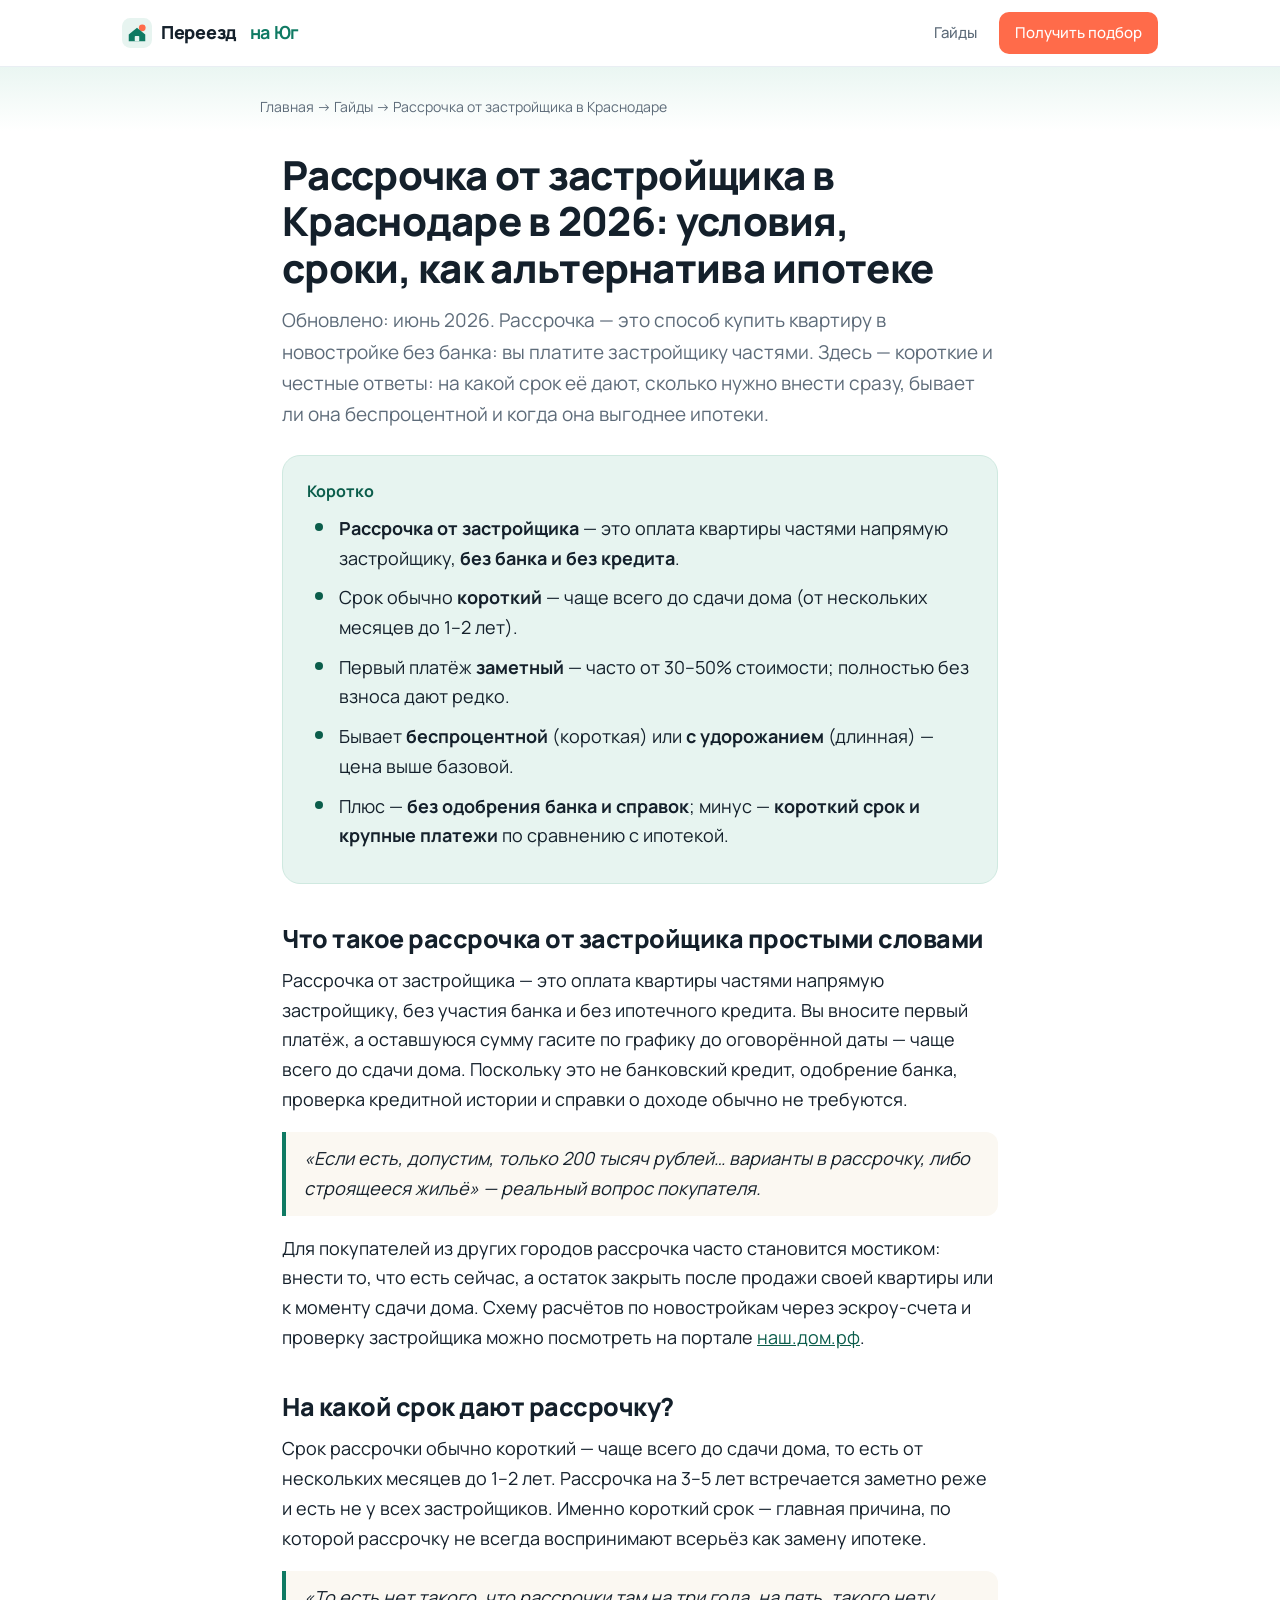
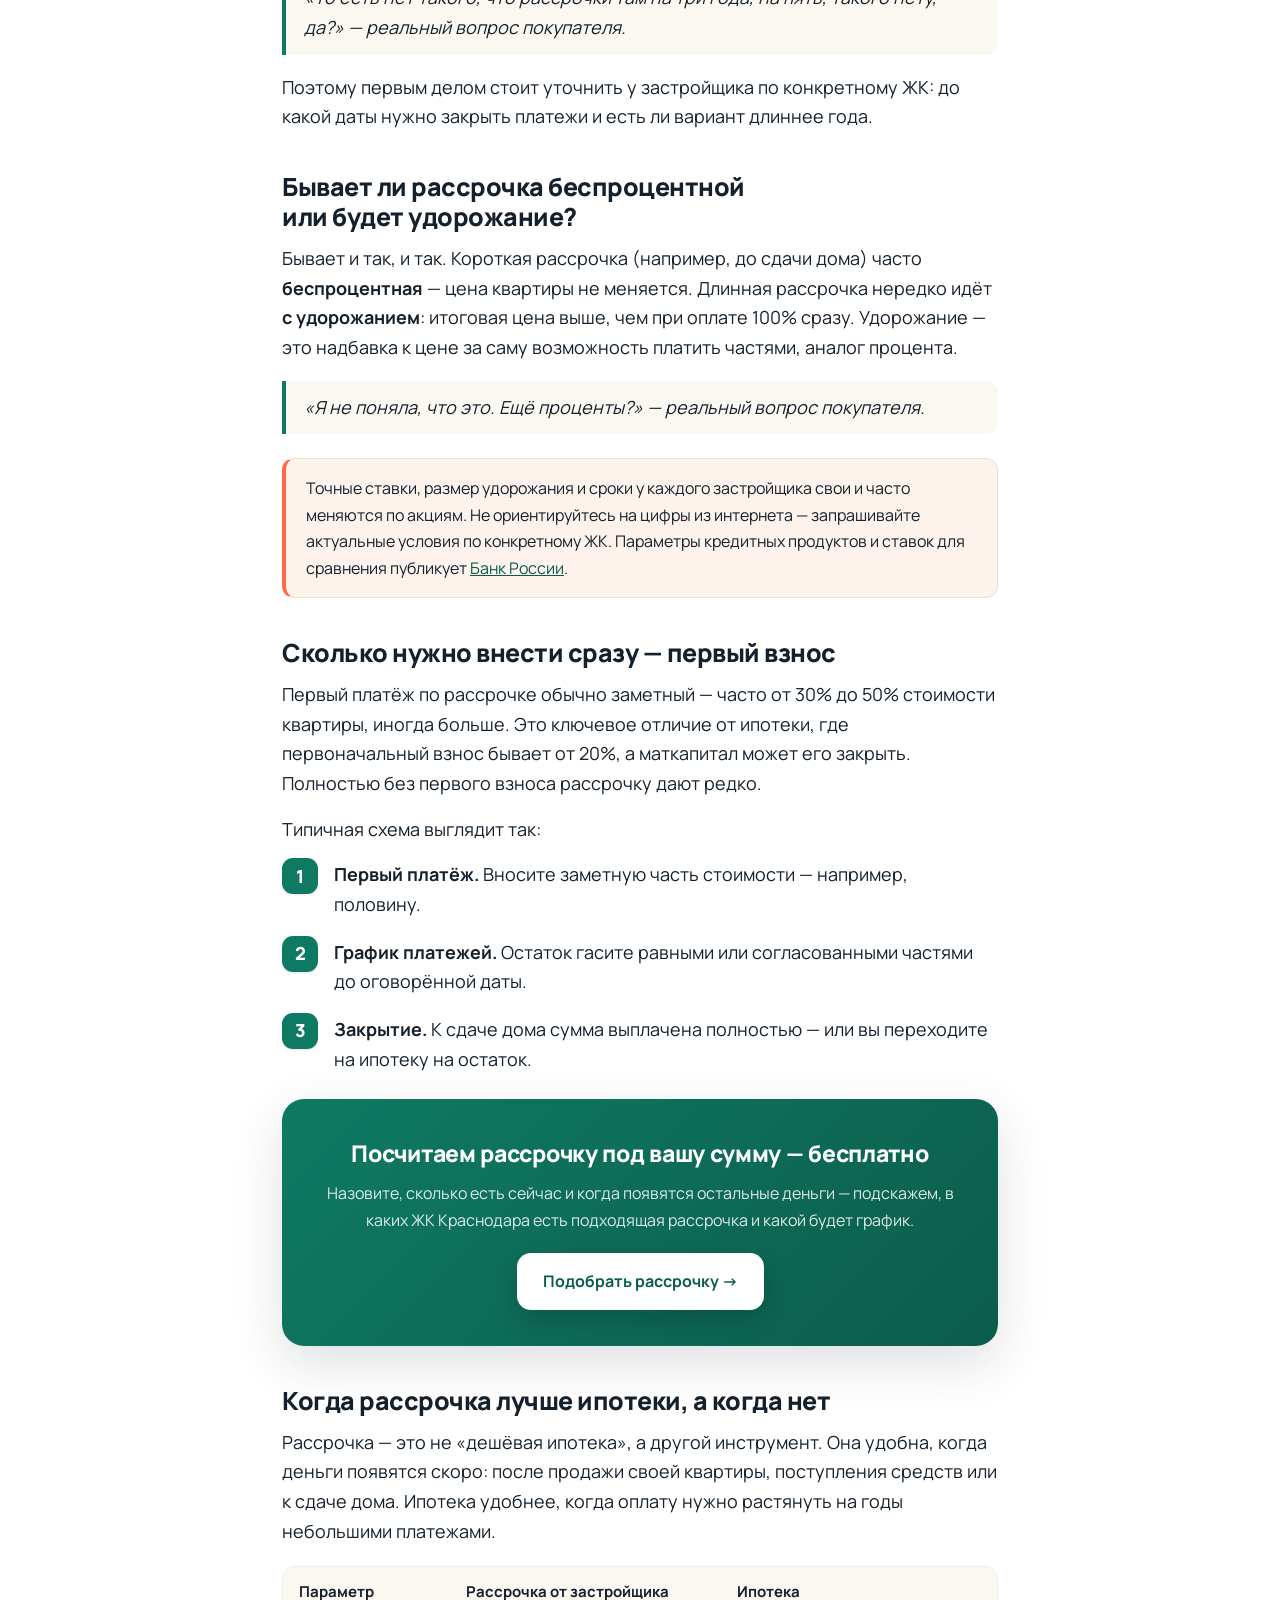
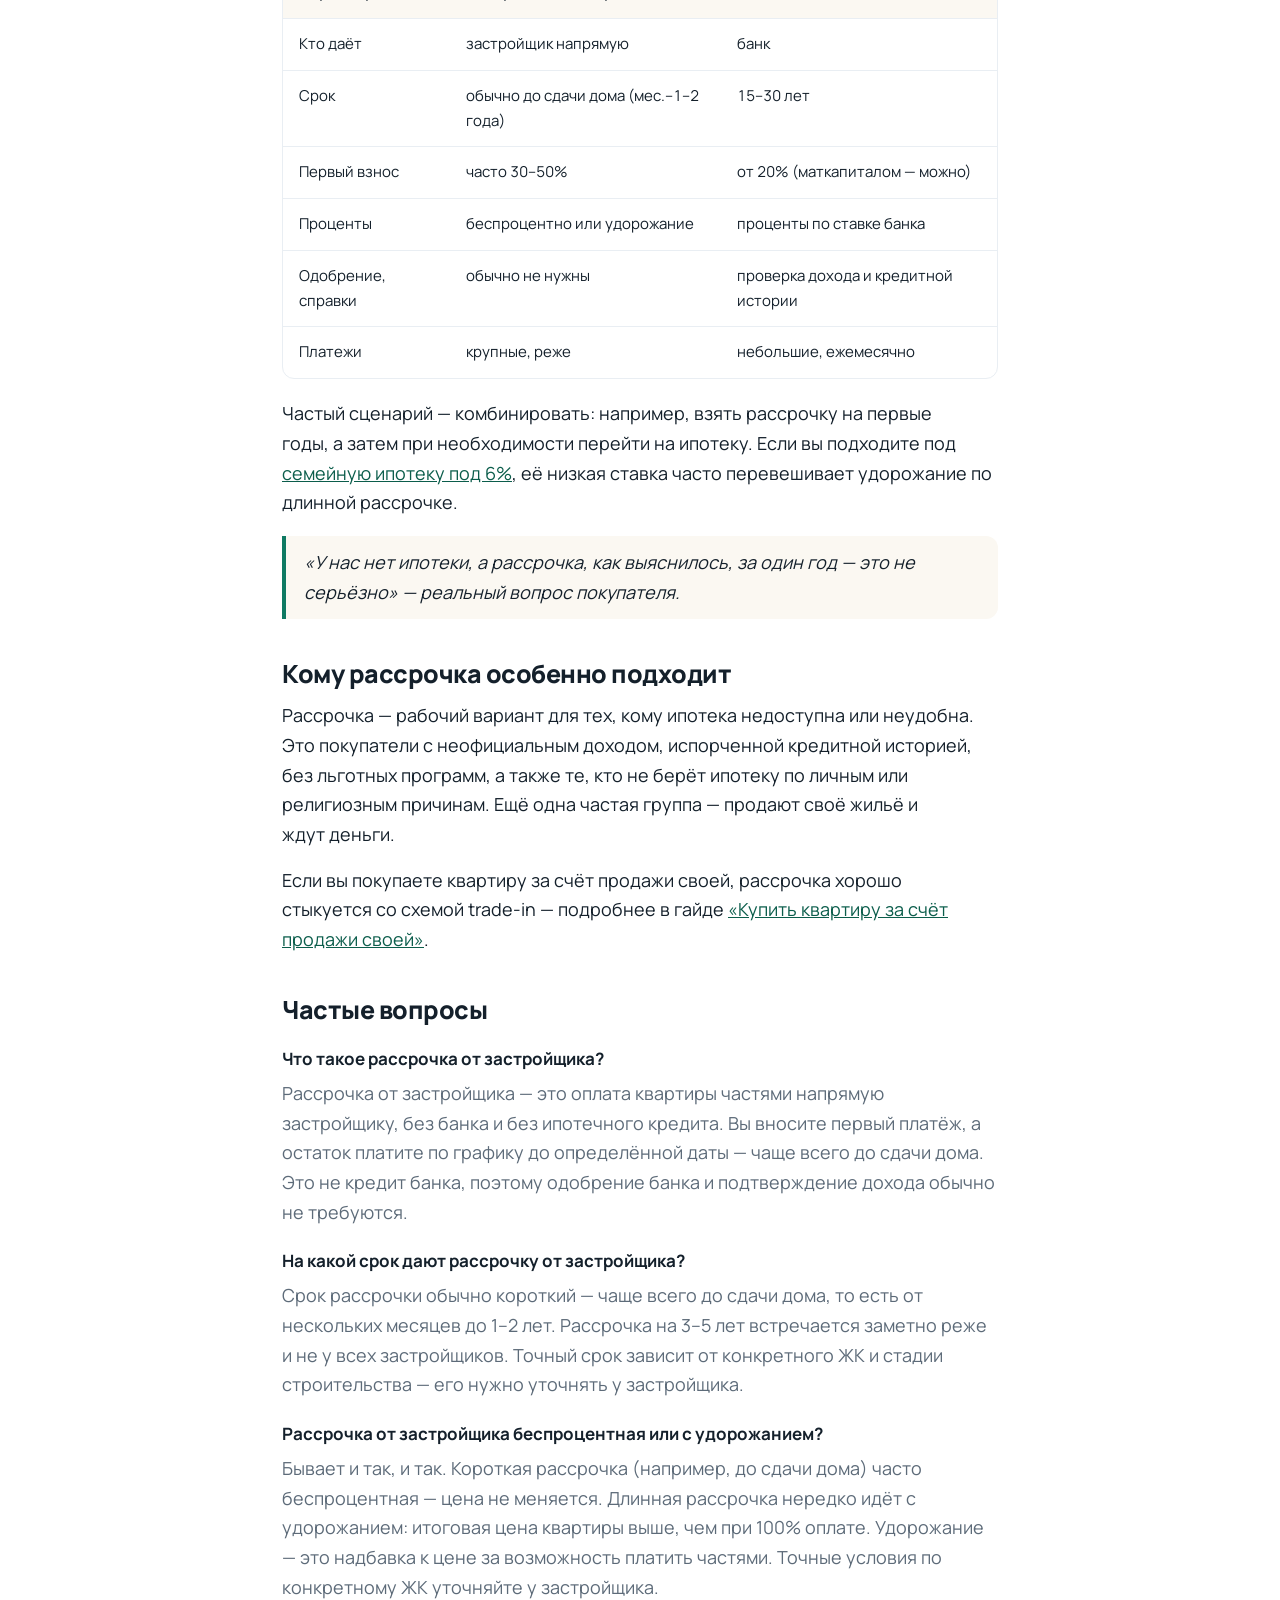
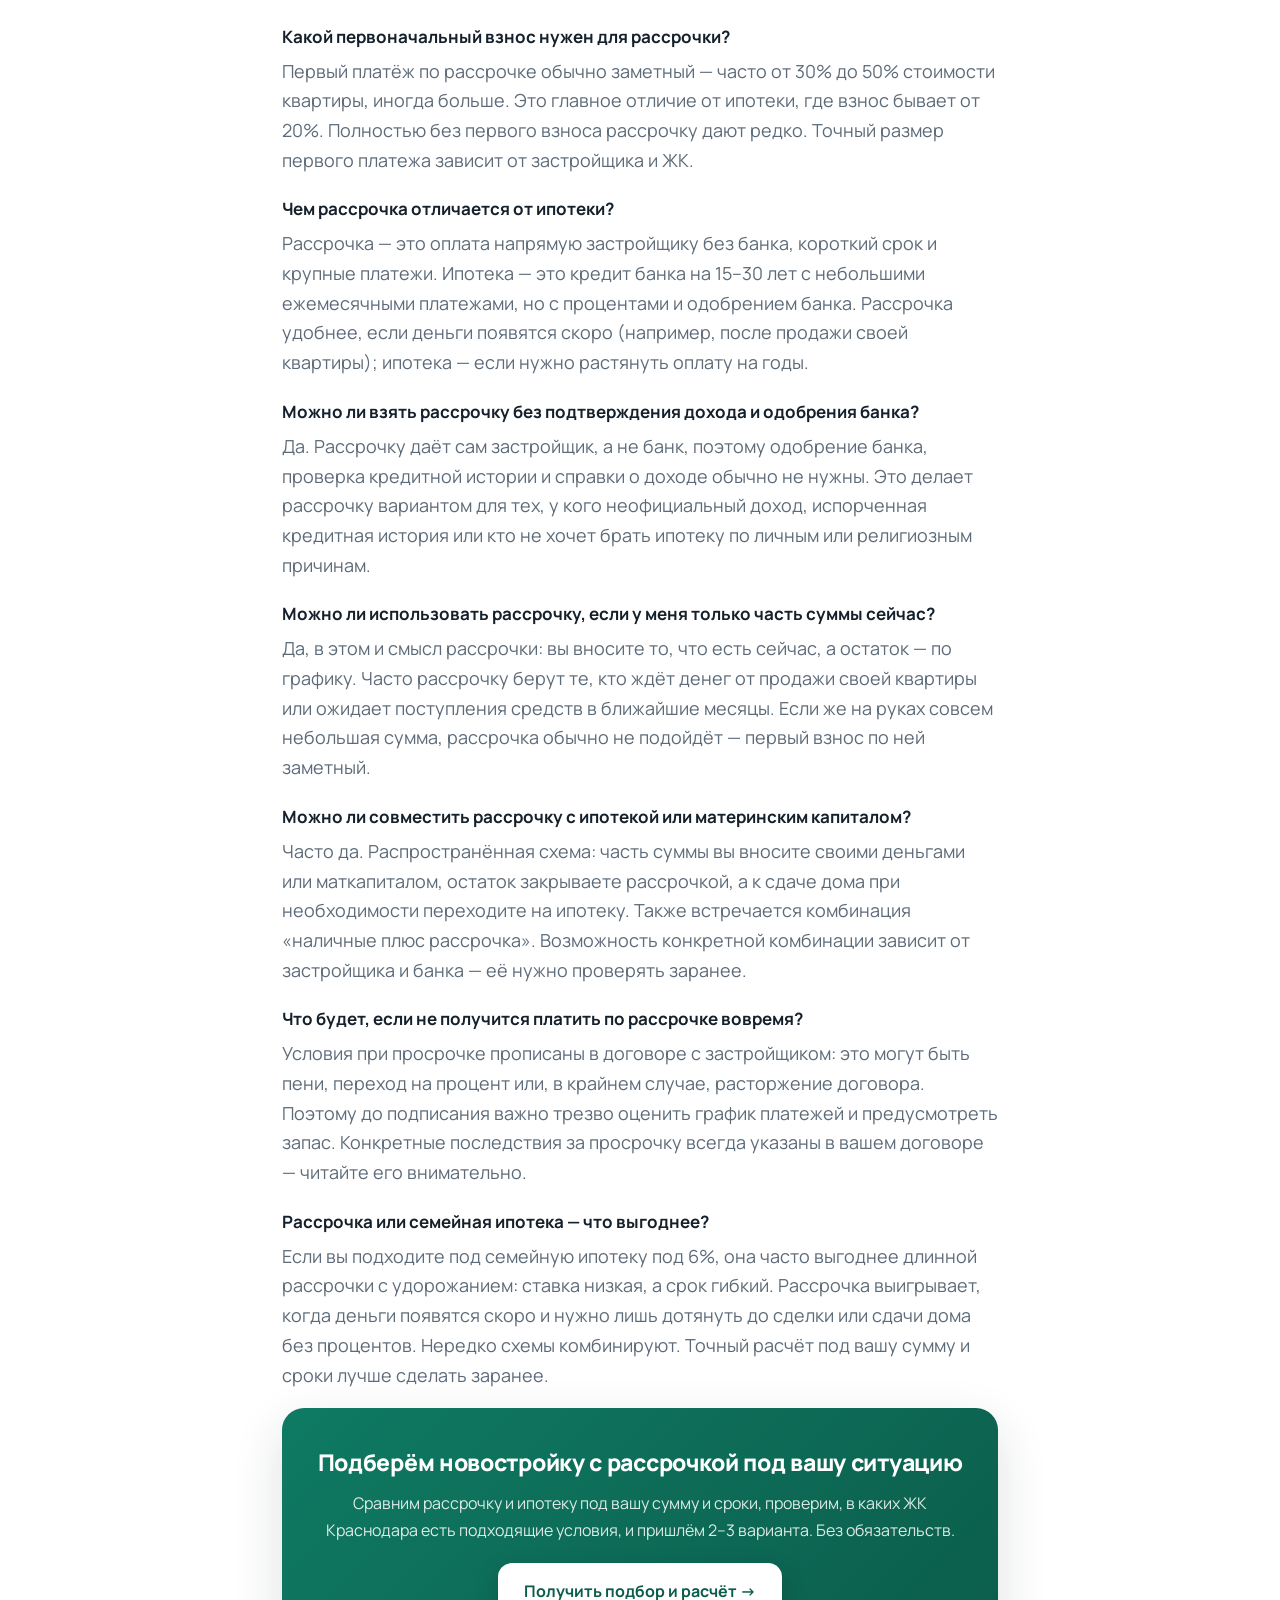
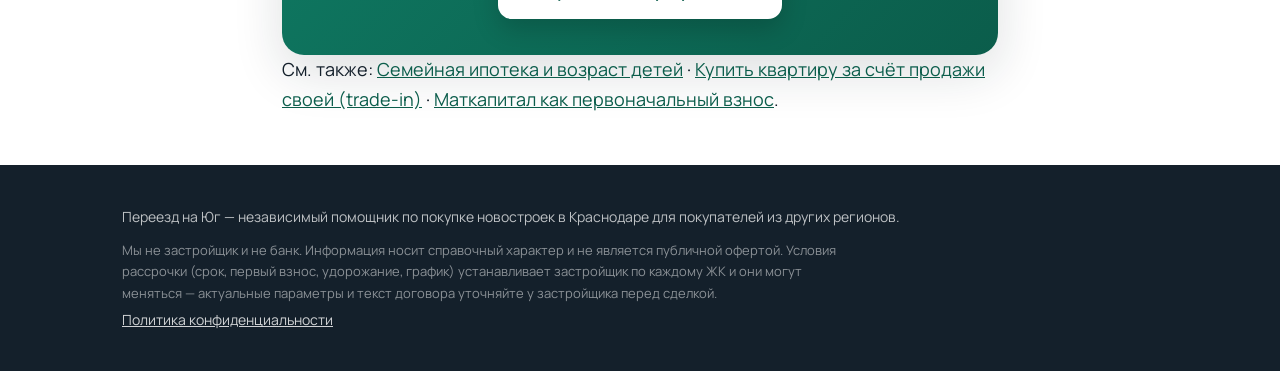
<file: guides/rassrochka-ot-zastroyshchika-krasnodare.html>
<!doctype html>
<html lang="ru">
<head>
<meta charset="utf-8">
<meta name="viewport" content="width=device-width, initial-scale=1">
<script async src="/assets/metrika.js"></script>
<title>Рассрочка от застройщика в Краснодаре в 2026: условия и сроки</title>
<meta name="description" content="Рассрочка от застройщика в Краснодаре — оплата квартиры частями напрямую застройщику без банка. Условия, сроки, первый взнос, беспроцентная или с удорожанием, и чем отличается от ипотеки. Ответы на частые вопросы покупателей новостроек в 2026 году.">
<link rel="canonical" href="https://pereezdnayug.ru/guides/rassrochka-ot-zastroyshchika-krasnodare.html">
<link rel="stylesheet" href="/assets/style.css">
<meta property="og:title" content="Рассрочка от застройщика в Краснодаре 2026 — условия, сроки, vs ипотека">
<meta property="og:description" content="Что такое рассрочка от застройщика, на какой срок дают, сколько первый взнос, бывает ли беспроцентной и когда она выгоднее ипотеки. Условия 2026.">
<meta property="og:type" content="article">
<meta property="og:locale" content="ru_RU">

<script type="application/ld+json">
{
  "@context": "https://schema.org",
  "@type": "BreadcrumbList",
  "itemListElement": [
    {"@type":"ListItem","position":1,"name":"Главная","item":"https://pereezdnayug.ru/"},
    {"@type":"ListItem","position":2,"name":"Гайды","item":"https://pereezdnayug.ru/#guides"},
    {"@type":"ListItem","position":3,"name":"Рассрочка от застройщика в Краснодаре"}
  ]
}
</script>
<script type="application/ld+json">
{
  "@context": "https://schema.org",
  "@type": "Article",
  "headline": "Рассрочка от застройщика в Краснодаре в 2026: условия, сроки, как альтернатива ипотеке",
  "description": "Как устроена рассрочка от застройщика в Краснодаре: оплата частями без банка, сроки, первый взнос, проценты и сравнение с ипотекой. Ответы на частые вопросы покупателей новостроек в 2026 году.",
  "datePublished": "2026-06-04",
  "dateModified": "2026-06-04",
  "inLanguage": "ru-RU",
  "about": ["рассрочка от застройщика", "оплата квартиры частями", "альтернатива ипотеке", "новостройка", "Краснодар"],
  "author": {"@type":"Organization","name":"Переезд на Юг"},
  "speakable":{"@type":"SpeakableSpecification","cssSelector":[".tldr",".faq"]}
}
</script>
<script type="application/ld+json">
{
  "@context": "https://schema.org",
  "@type": "FAQPage",
  "mainEntity": [
    {"@type":"Question","name":"Что такое рассрочка от застройщика?","acceptedAnswer":{"@type":"Answer","text":"Рассрочка от застройщика — это оплата квартиры частями напрямую застройщику, без банка и без ипотечного кредита. Вы вносите первый платёж, а остаток платите по графику до определённой даты — чаще всего до сдачи дома. Это не кредит банка, поэтому одобрение банка и подтверждение дохода обычно не требуются."}},
    {"@type":"Question","name":"На какой срок дают рассрочку от застройщика?","acceptedAnswer":{"@type":"Answer","text":"Срок рассрочки обычно короткий — чаще всего до сдачи дома, то есть от нескольких месяцев до 1–2 лет. Рассрочка на 3–5 лет встречается заметно реже и не у всех застройщиков. Точный срок зависит от конкретного ЖК и стадии строительства — его нужно уточнять у застройщика."}},
    {"@type":"Question","name":"Рассрочка от застройщика беспроцентная или с удорожанием?","acceptedAnswer":{"@type":"Answer","text":"Бывает и так, и так. Короткая рассрочка (например, до сдачи дома) часто беспроцентная — цена не меняется. Длинная рассрочка нередко идёт с удорожанием: итоговая цена квартиры выше, чем при 100% оплате. Удорожание — это надбавка к цене за возможность платить частями. Точные условия по конкретному ЖК уточняйте у застройщика."}},
    {"@type":"Question","name":"Какой первоначальный взнос нужен для рассрочки?","acceptedAnswer":{"@type":"Answer","text":"Первый платёж по рассрочке обычно заметный — часто от 30% до 50% стоимости квартиры, иногда больше. Это главное отличие от ипотеки, где взнос бывает от 20%. Полностью без первого взноса рассрочку дают редко. Точный размер первого платежа зависит от застройщика и ЖК."}},
    {"@type":"Question","name":"Чем рассрочка отличается от ипотеки?","acceptedAnswer":{"@type":"Answer","text":"Рассрочка — это оплата напрямую застройщику без банка, короткий срок и крупные платежи. Ипотека — это кредит банка на 15–30 лет с небольшими ежемесячными платежами, но с процентами и одобрением банка. Рассрочка удобнее, если деньги появятся скоро (например, после продажи своей квартиры); ипотека — если нужно растянуть оплату на годы."}},
    {"@type":"Question","name":"Можно ли взять рассрочку без подтверждения дохода и одобрения банка?","acceptedAnswer":{"@type":"Answer","text":"Да. Рассрочку даёт сам застройщик, а не банк, поэтому одобрение банка, проверка кредитной истории и справки о доходе обычно не нужны. Это делает рассрочку вариантом для тех, у кого неофициальный доход, испорченная кредитная история или кто не хочет брать ипотеку по личным или религиозным причинам."}},
    {"@type":"Question","name":"Можно ли использовать рассрочку, если у меня только часть суммы сейчас?","acceptedAnswer":{"@type":"Answer","text":"Да, в этом и смысл рассрочки: вы вносите то, что есть сейчас, а остаток — по графику. Часто рассрочку берут те, кто ждёт денег от продажи своей квартиры или ожидает поступления средств в ближайшие месяцы. Если же на руках совсем небольшая сумма, рассрочка обычно не подойдёт — первый взнос по ней заметный."}},
    {"@type":"Question","name":"Можно ли совместить рассрочку с ипотекой или материнским капиталом?","acceptedAnswer":{"@type":"Answer","text":"Часто да. Распространённая схема: часть суммы вы вносите своими деньгами или маткапиталом, остаток закрываете рассрочкой, а к сдаче дома при необходимости переходите на ипотеку. Также встречается комбинация «наличные плюс рассрочка». Возможность конкретной комбинации зависит от застройщика и банка — её нужно проверять заранее."}},
    {"@type":"Question","name":"Что будет, если не получится платить по рассрочке вовремя?","acceptedAnswer":{"@type":"Answer","text":"Условия при просрочке прописаны в договоре с застройщиком: это могут быть пени, переход на процент или, в крайнем случае, расторжение договора. Поэтому до подписания важно трезво оценить график платежей и предусмотреть запас. Конкретные последствия за просрочку всегда указаны в вашем договоре — читайте его внимательно."}},
    {"@type":"Question","name":"Рассрочка или семейная ипотека — что выгоднее?","acceptedAnswer":{"@type":"Answer","text":"Если вы подходите под семейную ипотеку под 6%, она часто выгоднее длинной рассрочки с удорожанием: ставка низкая, а срок гибкий. Рассрочка выигрывает, когда деньги появятся скоро и нужно лишь дотянуть до сделки или сдачи дома без процентов. Нередко схемы комбинируют. Точный расчёт под вашу сумму и сроки лучше сделать заранее."}}
  ]
}
</script>
<!-- Marquiz script start -->
<script>
(function(w, d, s, o){
  var j = d.createElement(s); j.async = true; j.src = '//script.marquiz.ru/v2.js';j.onload = function() {
    if (document.readyState !== 'loading') Marquiz.init(o);
    else document.addEventListener("DOMContentLoaded", function() {
      Marquiz.init(o);
    });
  };
  d.head.insertBefore(j, d.head.firstElementChild);
})(window, document, 'script', {
    host: '//quiz.marquiz.ru',
    region: 'ru',
    id: '6a21940663c2390019a34fd5',
    autoOpen: false,
    autoOpenFreq: 'once',
    openOnExit: false,
    disableOnMobile: false
  }
);
</script>
<!-- Marquiz script end -->
</head>
<body>
<header class="site">
  <div class="wrap">
    <a class="brand" href="/">
      <svg class="logo" viewBox="0 0 40 40" fill="none" xmlns="http://www.w3.org/2000/svg" aria-hidden="true">
        <rect width="40" height="40" rx="11" fill="#e7f4f0"/>
        <circle cx="27" cy="13" r="4.5" fill="#ff6b4a"/>
        <path d="M9 22 L20 13 L31 22 V31 H9 Z" fill="#0f7a63"/>
        <rect x="17" y="24" width="6" height="7" rx="1" fill="#e7f4f0"/>
      </svg>
      Переезд&nbsp;<b>на&nbsp;Юг</b>
    </a>
    <nav class="top">
      <a class="menu-only" href="/#guides">Гайды</a>
      <a class="cta" href="#popup:marquiz_6a21940663c2390019a34fd5">Получить подбор</a>
    </nav>
  </div>
</header>

<div class="article-hero"><div class="wrap read crumbs"><a href="/">Главная</a> → <a href="/#guides">Гайды</a> → Рассрочка от застройщика в Краснодаре</div></div>

<main>
<article class="wrap read">
  <h1>Рассрочка от застройщика в Краснодаре в 2026: условия, сроки, как альтернатива ипотеке</h1>
  <p class="lead" style="color:var(--muted);font-size:19px">Обновлено: июнь 2026. Рассрочка — это способ купить квартиру в новостройке без банка: вы платите застройщику частями. Здесь — короткие и честные ответы: на какой срок её дают, сколько нужно внести сразу, бывает ли она беспроцентной и когда она выгоднее ипотеки.</p>

  <div class="tldr">
    <strong>Коротко</strong>
    <ul>
      <li><b>Рассрочка от застройщика</b> — это оплата квартиры частями напрямую застройщику, <b>без банка и без кредита</b>.</li>
      <li>Срок обычно <b>короткий</b> — чаще всего до сдачи дома (от нескольких месяцев до 1–2 лет).</li>
      <li>Первый платёж <b>заметный</b> — часто от 30–50% стоимости; полностью без взноса дают редко.</li>
      <li>Бывает <b>беспроцентной</b> (короткая) или <b>с удорожанием</b> (длинная) — цена выше базовой.</li>
      <li>Плюс — <b>без одобрения банка и справок</b>; минус — <b>короткий срок и крупные платежи</b> по сравнению с ипотекой.</li>
    </ul>
  </div>

  <h2>Что такое рассрочка от застройщика простыми словами</h2>
  <p>Рассрочка от застройщика — это оплата квартиры частями напрямую застройщику, без участия банка и без ипотечного кредита. Вы вносите первый платёж, а оставшуюся сумму гасите по графику до оговорённой даты — чаще всего до сдачи дома. Поскольку это не банковский кредит, одобрение банка, проверка кредитной истории и справки о доходе обычно не требуются.</p>
  <p class="quote">«Если есть, допустим, только 200 тысяч рублей… варианты в рассрочку, либо строящееся жильё» — реальный вопрос покупателя.</p>
  <p>Для покупателей из других городов рассрочка часто становится мостиком: внести то, что есть сейчас, а остаток закрыть после продажи своей квартиры или к моменту сдачи дома. Схему расчётов по новостройкам через эскроу-счета и проверку застройщика можно посмотреть на портале <a href="https://наш.дом.рф" target="_blank" rel="noopener">наш.дом.рф</a>.</p>

  <h2>На какой срок дают рассрочку?</h2>
  <p>Срок рассрочки обычно короткий — чаще всего до сдачи дома, то есть от нескольких месяцев до 1–2 лет. Рассрочка на 3–5 лет встречается заметно реже и есть не у всех застройщиков. Именно короткий срок — главная причина, по которой рассрочку не всегда воспринимают всерьёз как замену ипотеке.</p>
  <p class="quote">«То есть нет такого, что рассрочки там на три года, на пять, такого нету, да?» — реальный вопрос покупателя.</p>
  <p>Поэтому первым делом стоит уточнить у застройщика по конкретному ЖК: до какой даты нужно закрыть платежи и есть ли вариант длиннее года.</p>

  <h2>Бывает ли рассрочка беспроцентной или будет удорожание?</h2>
  <p>Бывает и так, и так. Короткая рассрочка (например, до сдачи дома) часто <b>беспроцентная</b> — цена квартиры не меняется. Длинная рассрочка нередко идёт <b>с удорожанием</b>: итоговая цена выше, чем при оплате 100% сразу. Удорожание — это надбавка к цене за саму возможность платить частями, аналог процента.</p>
  <p class="quote">«Я не поняла, что это. Ещё проценты?» — реальный вопрос покупателя.</p>
  <div class="callout">Точные ставки, размер удорожания и сроки у каждого застройщика свои и часто меняются по акциям. Не ориентируйтесь на цифры из интернета — запрашивайте актуальные условия по конкретному ЖК. Параметры кредитных продуктов и ставок для сравнения публикует <a href="https://cbr.ru" target="_blank" rel="noopener">Банк России</a>.</div>

  <h2>Сколько нужно внести сразу — первый взнос</h2>
  <p>Первый платёж по рассрочке обычно заметный — часто от 30% до 50% стоимости квартиры, иногда больше. Это ключевое отличие от ипотеки, где первоначальный взнос бывает от 20%, а маткапитал может его закрыть. Полностью без первого взноса рассрочку дают редко.</p>
  <p>Типичная схема выглядит так:</p>
  <ol class="steps">
    <li><b>Первый платёж.</b> Вносите заметную часть стоимости — например, половину.</li>
    <li><b>График платежей.</b> Остаток гасите равными или согласованными частями до оговорённой даты.</li>
    <li><b>Закрытие.</b> К сдаче дома сумма выплачена полностью — или вы переходите на ипотеку на остаток.</li>
  </ol>

  <div class="cta-block">
    <h3>Посчитаем рассрочку под вашу сумму — бесплатно</h3>
    <p>Назовите, сколько есть сейчас и когда появятся остальные деньги — подскажем, в каких ЖК Краснодара есть подходящая рассрочка и какой будет график.</p>
    <div class="quiz-embed" data-marquiz="A-pereezd"><a class="btn" href="#popup:marquiz_6a21940663c2390019a34fd5">Подобрать рассрочку →</a></div>
  </div>

  <h2>Когда рассрочка лучше ипотеки, а когда нет</h2>
  <p>Рассрочка — это не «дешёвая ипотека», а другой инструмент. Она удобна, когда деньги появятся скоро: после продажи своей квартиры, поступления средств или к сдаче дома. Ипотека удобнее, когда оплату нужно растянуть на годы небольшими платежами.</p>
  <table>
    <tr><th>Параметр</th><th>Рассрочка от застройщика</th><th>Ипотека</th></tr>
    <tr><td>Кто даёт</td><td>застройщик напрямую</td><td>банк</td></tr>
    <tr><td>Срок</td><td>обычно до сдачи дома (мес.–1–2 года)</td><td>15–30 лет</td></tr>
    <tr><td>Первый взнос</td><td>часто 30–50%</td><td>от 20% (маткапиталом — можно)</td></tr>
    <tr><td>Проценты</td><td>беспроцентно или удорожание</td><td>проценты по ставке банка</td></tr>
    <tr><td>Одобрение, справки</td><td>обычно не нужны</td><td>проверка дохода и кредитной истории</td></tr>
    <tr><td>Платежи</td><td>крупные, реже</td><td>небольшие, ежемесячно</td></tr>
  </table>
  <p>Частый сценарий — комбинировать: например, взять рассрочку на первые годы, а затем при необходимости перейти на ипотеку. Если вы подходите под <a href="/guides/semeynaya-ipoteka-vozrast-detey-krasnodare.html">семейную ипотеку под 6%</a>, её низкая ставка часто перевешивает удорожание по длинной рассрочке.</p>
  <p class="quote">«У нас нет ипотеки, а рассрочка, как выяснилось, за один год — это не серьёзно» — реальный вопрос покупателя.</p>

  <h2>Кому рассрочка особенно подходит</h2>
  <p>Рассрочка — рабочий вариант для тех, кому ипотека недоступна или неудобна. Это покупатели с неофициальным доходом, испорченной кредитной историей, без льготных программ, а также те, кто не берёт ипотеку по личным или религиозным причинам. Ещё одна частая группа — продают своё жильё и ждут деньги.</p>
  <p>Если вы покупаете квартиру за счёт продажи своей, рассрочка хорошо стыкуется со схемой trade-in — подробнее в гайде <a href="/guides/kupit-kvartiru-za-schet-prodazhi-svoey.html">«Купить квартиру за счёт продажи своей»</a>.</p>

  <h2 class="faq">Частые вопросы</h2>
  <dl class="faq">
    <dt>Что такое рассрочка от застройщика?</dt>
    <dd>Рассрочка от застройщика — это оплата квартиры частями напрямую застройщику, без банка и без ипотечного кредита. Вы вносите первый платёж, а остаток платите по графику до определённой даты — чаще всего до сдачи дома. Это не кредит банка, поэтому одобрение банка и подтверждение дохода обычно не требуются.</dd>
    <dt>На какой срок дают рассрочку от застройщика?</dt>
    <dd>Срок рассрочки обычно короткий — чаще всего до сдачи дома, то есть от нескольких месяцев до 1–2 лет. Рассрочка на 3–5 лет встречается заметно реже и не у всех застройщиков. Точный срок зависит от конкретного ЖК и стадии строительства — его нужно уточнять у застройщика.</dd>
    <dt>Рассрочка от застройщика беспроцентная или с удорожанием?</dt>
    <dd>Бывает и так, и так. Короткая рассрочка (например, до сдачи дома) часто беспроцентная — цена не меняется. Длинная рассрочка нередко идёт с удорожанием: итоговая цена квартиры выше, чем при 100% оплате. Удорожание — это надбавка к цене за возможность платить частями. Точные условия по конкретному ЖК уточняйте у застройщика.</dd>
    <dt>Какой первоначальный взнос нужен для рассрочки?</dt>
    <dd>Первый платёж по рассрочке обычно заметный — часто от 30% до 50% стоимости квартиры, иногда больше. Это главное отличие от ипотеки, где взнос бывает от 20%. Полностью без первого взноса рассрочку дают редко. Точный размер первого платежа зависит от застройщика и ЖК.</dd>
    <dt>Чем рассрочка отличается от ипотеки?</dt>
    <dd>Рассрочка — это оплата напрямую застройщику без банка, короткий срок и крупные платежи. Ипотека — это кредит банка на 15–30 лет с небольшими ежемесячными платежами, но с процентами и одобрением банка. Рассрочка удобнее, если деньги появятся скоро (например, после продажи своей квартиры); ипотека — если нужно растянуть оплату на годы.</dd>
    <dt>Можно ли взять рассрочку без подтверждения дохода и одобрения банка?</dt>
    <dd>Да. Рассрочку даёт сам застройщик, а не банк, поэтому одобрение банка, проверка кредитной истории и справки о доходе обычно не нужны. Это делает рассрочку вариантом для тех, у кого неофициальный доход, испорченная кредитная история или кто не хочет брать ипотеку по личным или религиозным причинам.</dd>
    <dt>Можно ли использовать рассрочку, если у меня только часть суммы сейчас?</dt>
    <dd>Да, в этом и смысл рассрочки: вы вносите то, что есть сейчас, а остаток — по графику. Часто рассрочку берут те, кто ждёт денег от продажи своей квартиры или ожидает поступления средств в ближайшие месяцы. Если же на руках совсем небольшая сумма, рассрочка обычно не подойдёт — первый взнос по ней заметный.</dd>
    <dt>Можно ли совместить рассрочку с ипотекой или материнским капиталом?</dt>
    <dd>Часто да. Распространённая схема: часть суммы вы вносите своими деньгами или маткапиталом, остаток закрываете рассрочкой, а к сдаче дома при необходимости переходите на ипотеку. Также встречается комбинация «наличные плюс рассрочка». Возможность конкретной комбинации зависит от застройщика и банка — её нужно проверять заранее.</dd>
    <dt>Что будет, если не получится платить по рассрочке вовремя?</dt>
    <dd>Условия при просрочке прописаны в договоре с застройщиком: это могут быть пени, переход на процент или, в крайнем случае, расторжение договора. Поэтому до подписания важно трезво оценить график платежей и предусмотреть запас. Конкретные последствия за просрочку всегда указаны в вашем договоре — читайте его внимательно.</dd>
    <dt>Рассрочка или семейная ипотека — что выгоднее?</dt>
    <dd>Если вы подходите под семейную ипотеку под 6%, она часто выгоднее длинной рассрочки с удорожанием: ставка низкая, а срок гибкий. Рассрочка выигрывает, когда деньги появятся скоро и нужно лишь дотянуть до сделки или сдачи дома без процентов. Нередко схемы комбинируют. Точный расчёт под вашу сумму и сроки лучше сделать заранее.</dd>
  </dl>

  <div class="cta-block">
    <h3>Подберём новостройку с рассрочкой под вашу ситуацию</h3>
    <p>Сравним рассрочку и ипотеку под вашу сумму и сроки, проверим, в каких ЖК Краснодара есть подходящие условия, и пришлём 2–3 варианта. Без обязательств.</p>
    <div class="quiz-embed" data-marquiz="A-pereezd"><a class="btn" href="#popup:marquiz_6a21940663c2390019a34fd5">Получить подбор и расчёт →</a></div>
  </div>

  <p>См. также: <a href="/guides/semeynaya-ipoteka-vozrast-detey-krasnodare.html">Семейная ипотека и возраст детей</a> · <a href="/guides/kupit-kvartiru-za-schet-prodazhi-svoey.html">Купить квартиру за счёт продажи своей (trade-in)</a> · <a href="/guides/materinskiy-kapital-pervonachalnyy-vznos-krasnodare.html">Маткапитал как первоначальный взнос</a>.</p>
</article>
</main>

<footer class="site">
  <div class="wrap">
    Переезд на Юг — независимый помощник по покупке новостроек в Краснодаре для покупателей из других регионов.
    <div class="disc">Мы не застройщик и не банк. Информация носит справочный характер и не является публичной офертой. Условия рассрочки (срок, первый взнос, удорожание, график) устанавливает застройщик по каждому ЖК и они могут меняться — актуальные параметры и текст договора уточняйте у застройщика перед сделкой.</div>
  </div>
  <div class="wrap" style="padding-top:4px"><a href="/privacy.html">Политика конфиденциальности</a></div>
</footer>
</body>
</html>
</file>
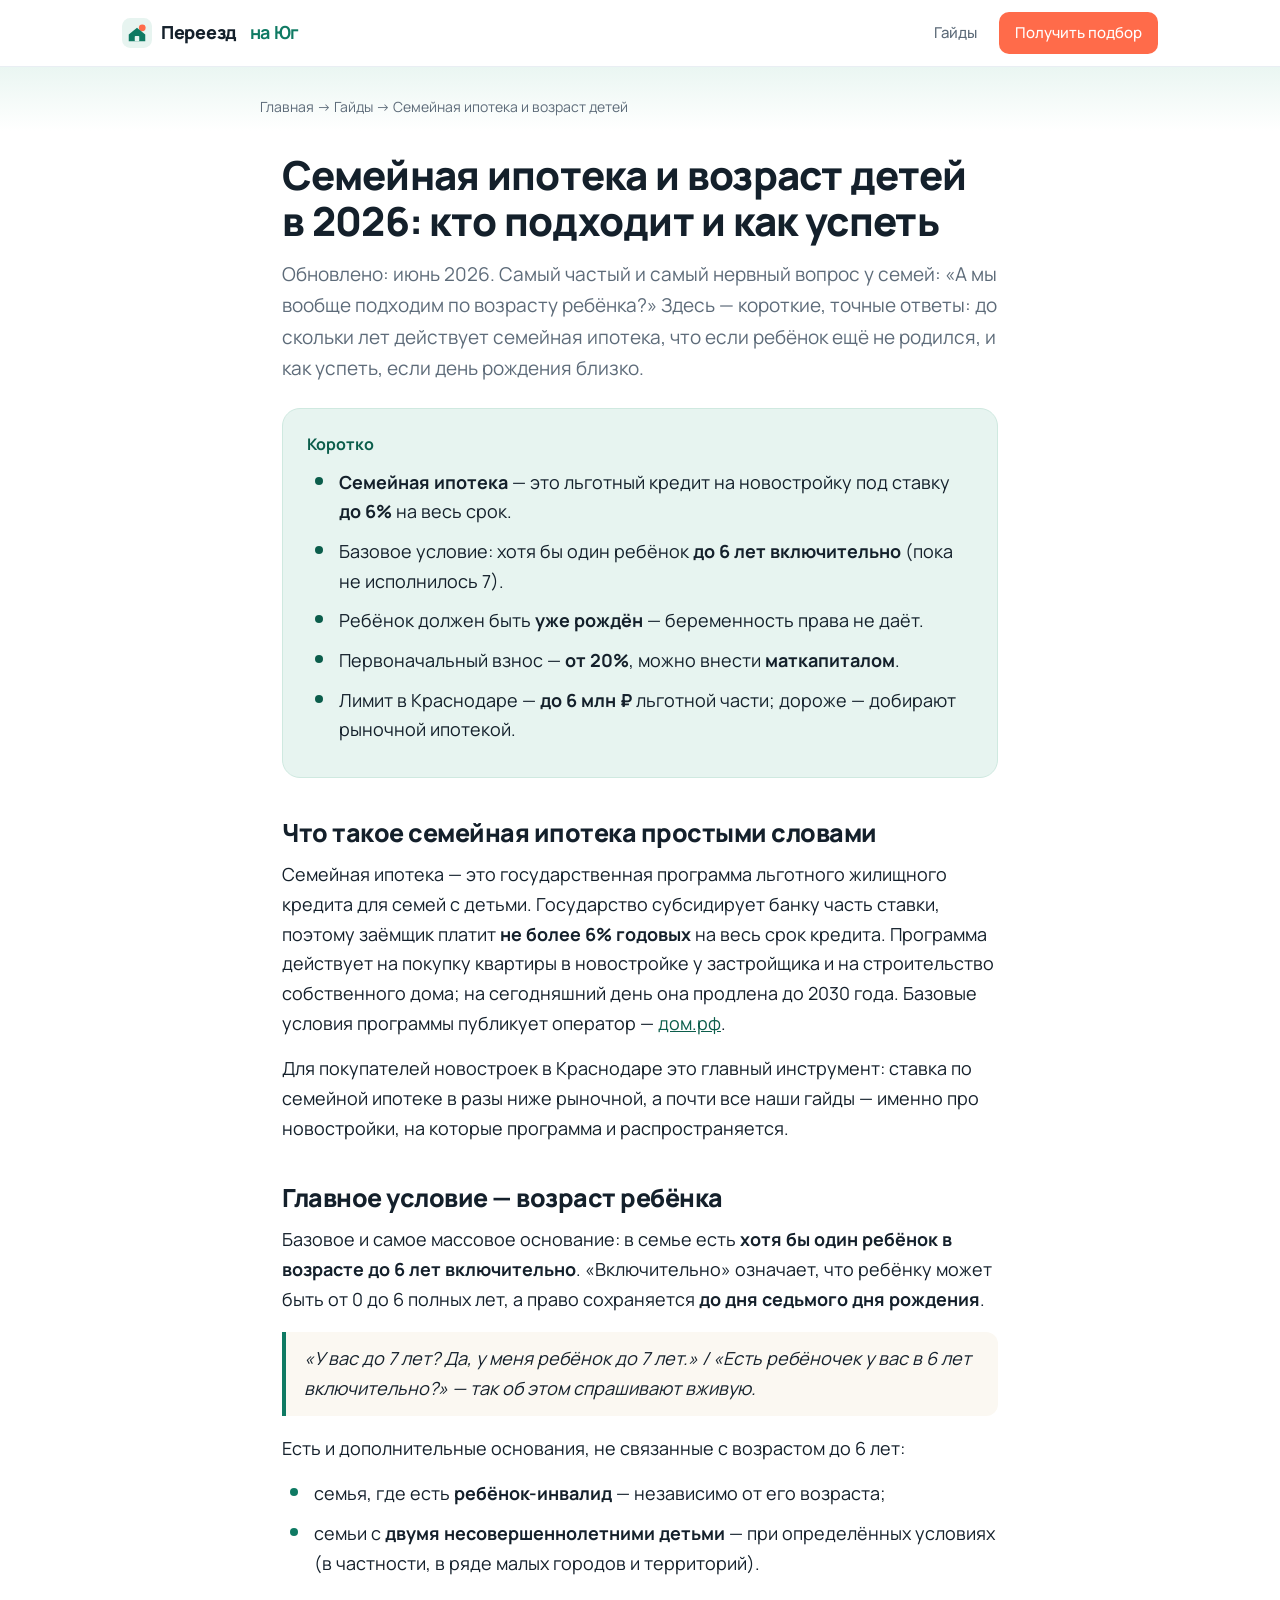
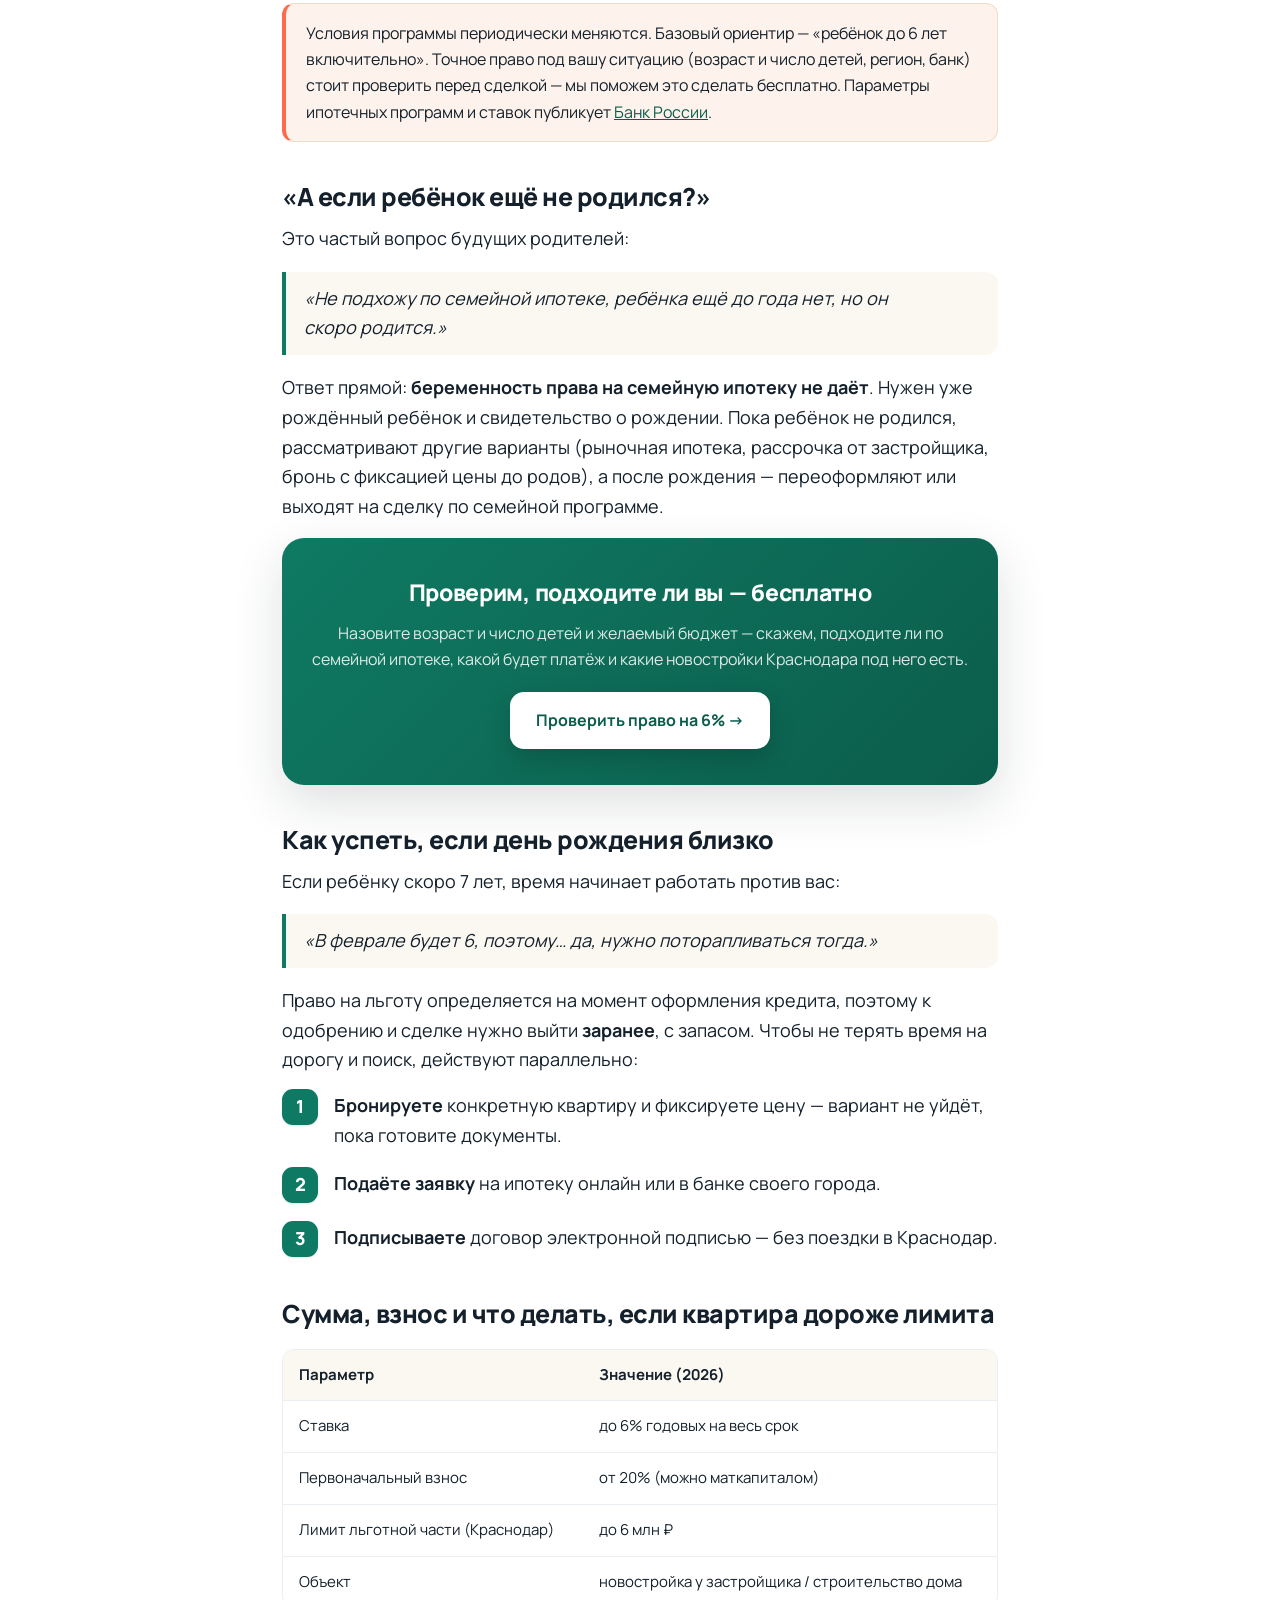
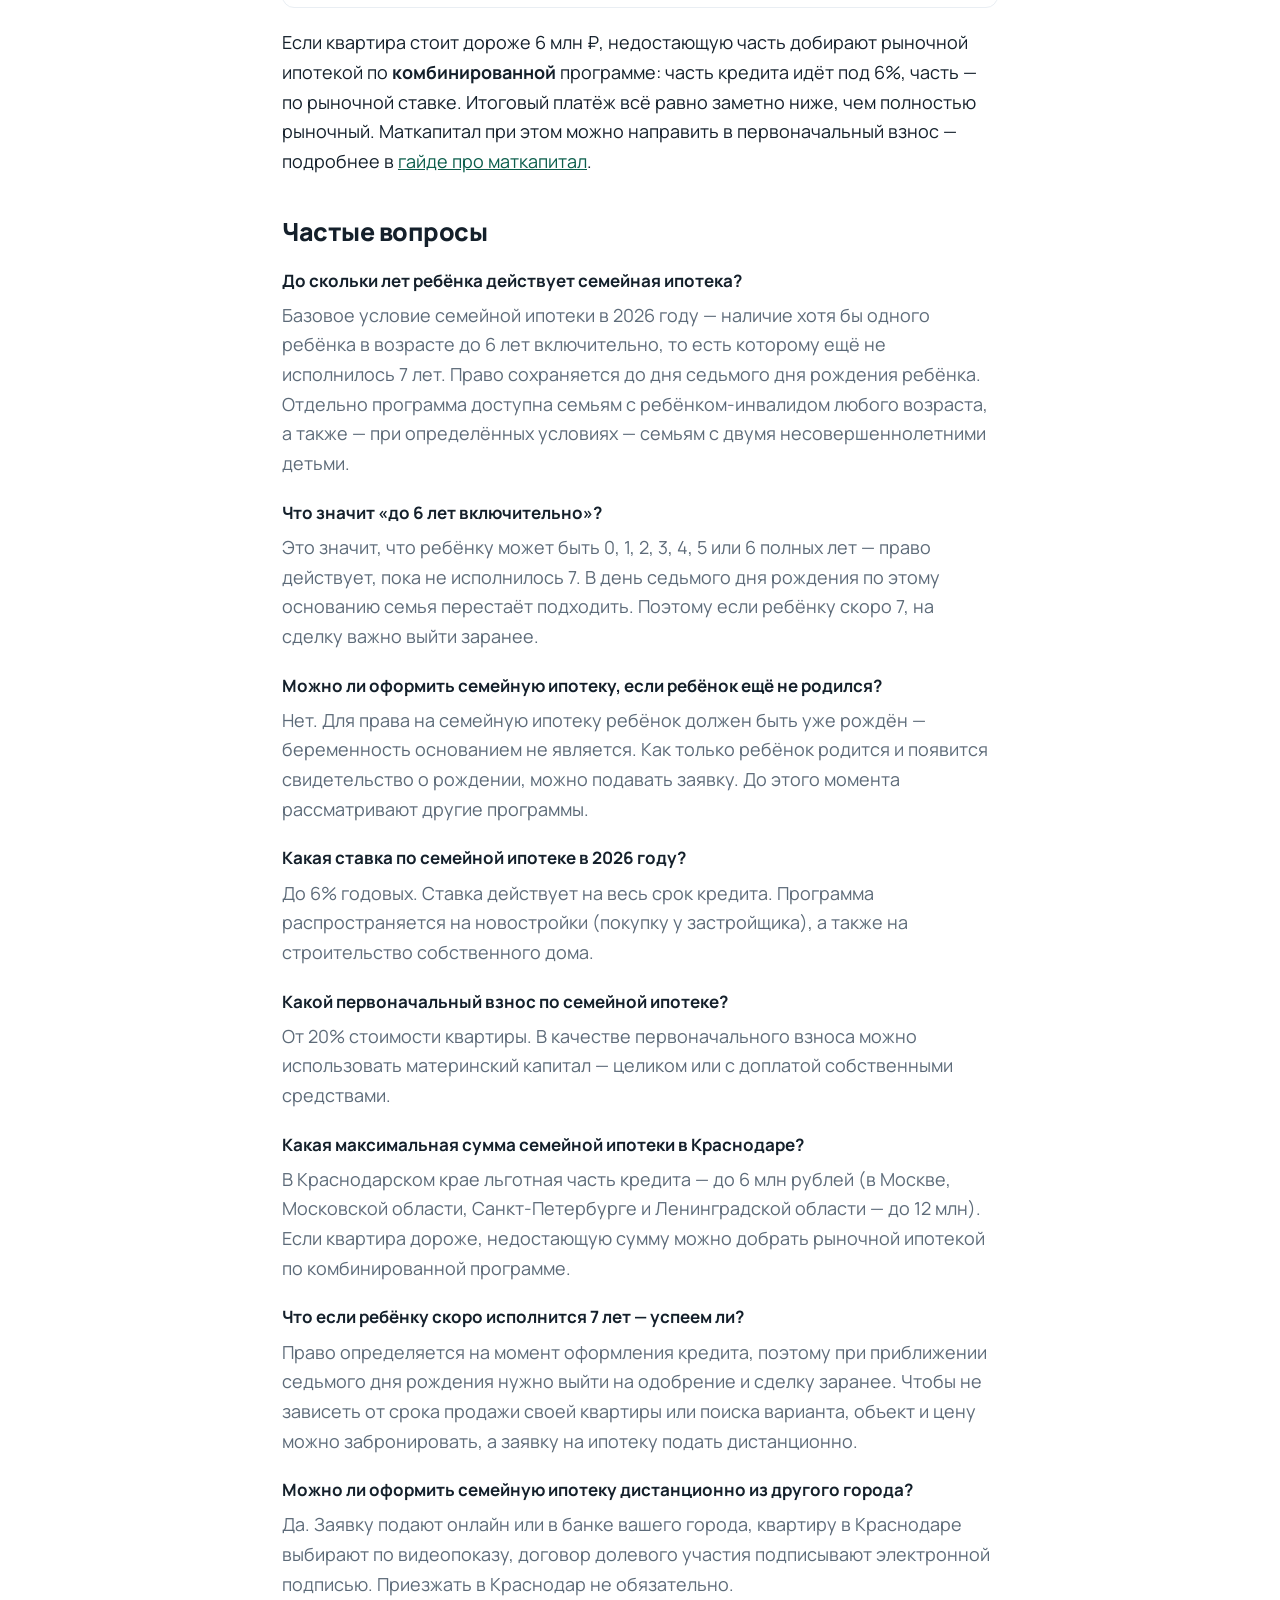
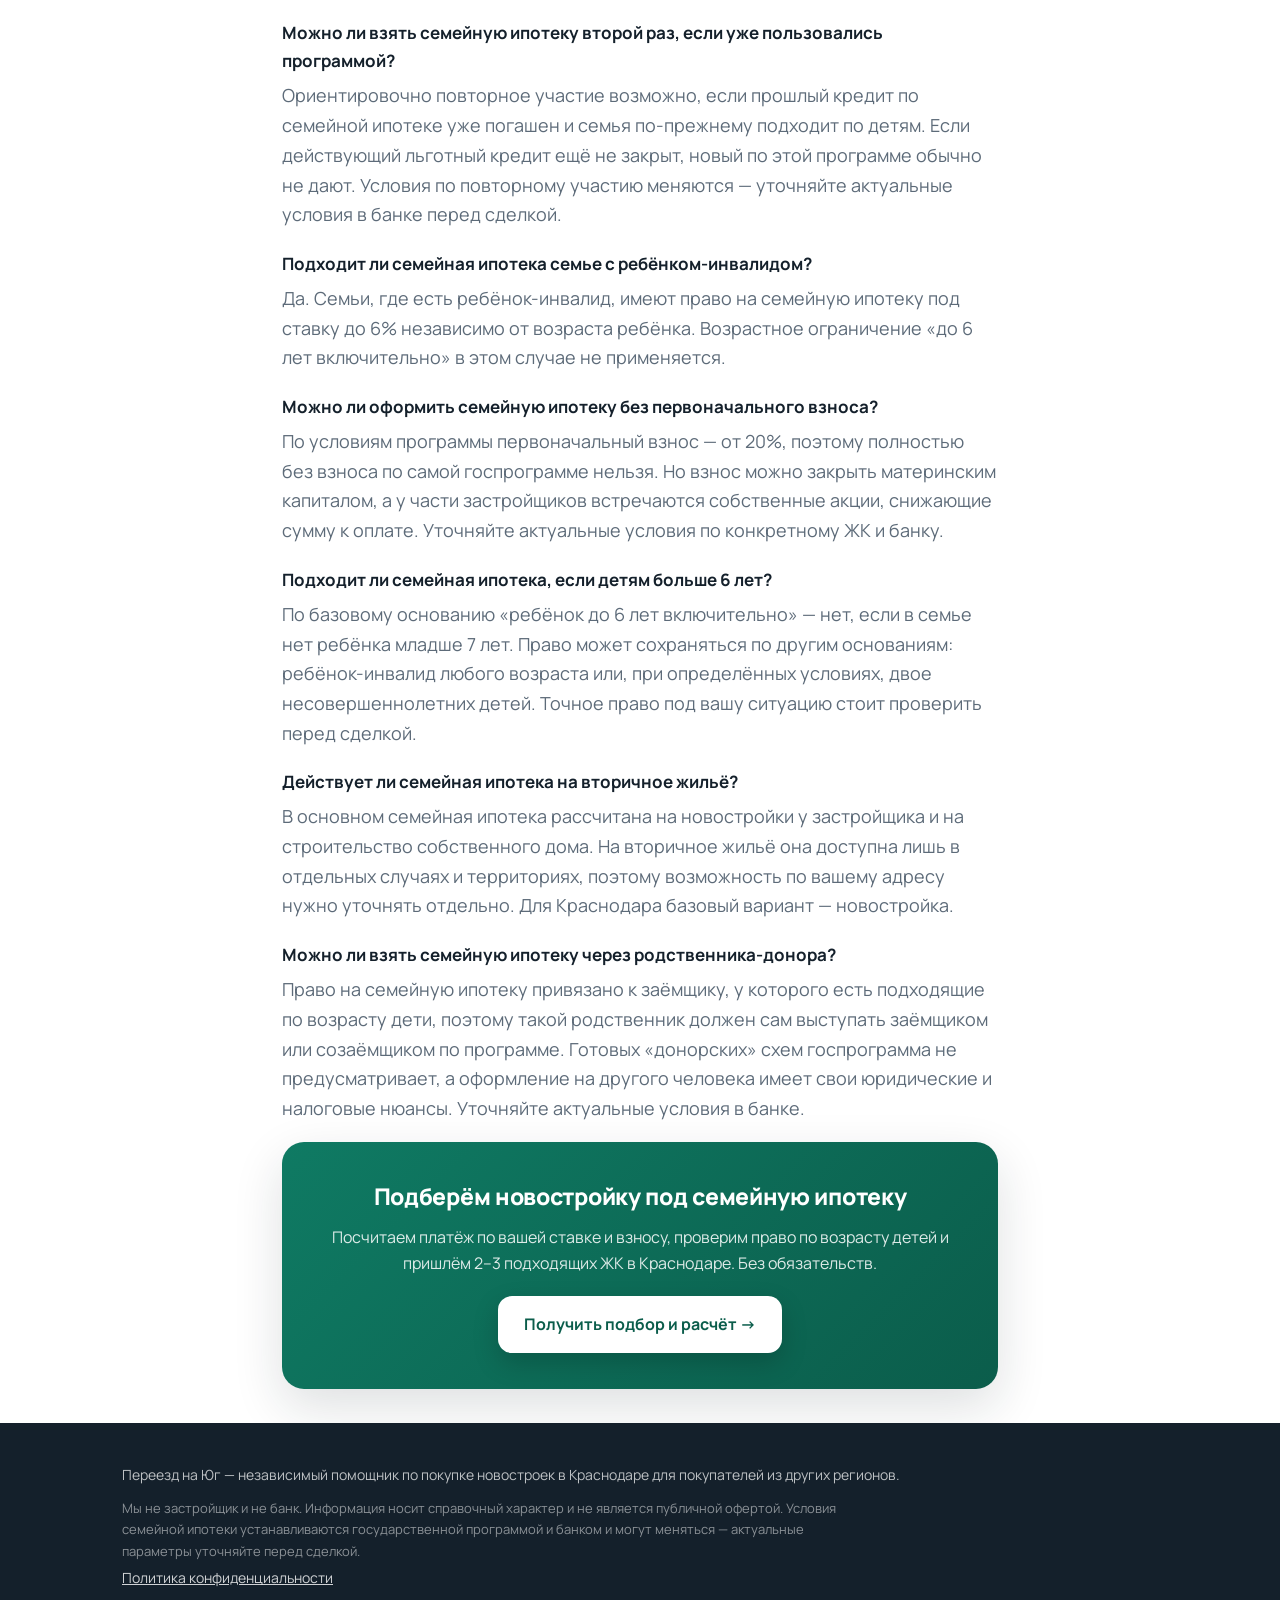
<file: guides/semeynaya-ipoteka-vozrast-detey-krasnodare.html>
<!doctype html>
<html lang="ru">
<head>
<meta charset="utf-8">
<meta name="viewport" content="width=device-width, initial-scale=1">
<script async src="/assets/metrika.js"></script>
<title>Семейная ипотека и возраст детей в 2026: кто подходит и как успеть (Краснодар)</title>
<meta name="description" content="Семейная ипотека под 6% и возраст детей: до скольки лет ребёнка действует, что если ребёнок ещё не родился, как успеть до дня рождения. Условия 2026 года и ответы на частые вопросы покупателей новостроек в Краснодаре.">
<link rel="canonical" href="https://pereezdnayug.ru/guides/semeynaya-ipoteka-vozrast-detey-krasnodare.html">
<link rel="stylesheet" href="/assets/style.css">
<meta property="og:title" content="Семейная ипотека и возраст детей в 2026 — кто подходит и как успеть">
<meta property="og:description" content="До скольки лет ребёнка действует семейная ипотека под 6%, что если ребёнок ещё не родился, как успеть до дня рождения. Условия 2026.">
<meta property="og:type" content="article">
<meta property="og:locale" content="ru_RU">

<script type="application/ld+json">
{
  "@context": "https://schema.org",
  "@type": "BreadcrumbList",
  "itemListElement": [
    {"@type":"ListItem","position":1,"name":"Главная","item":"https://pereezdnayug.ru/"},
    {"@type":"ListItem","position":2,"name":"Гайды","item":"https://pereezdnayug.ru/#guides"},
    {"@type":"ListItem","position":3,"name":"Семейная ипотека и возраст детей"}
  ]
}
</script>
<script type="application/ld+json">
{
  "@context": "https://schema.org",
  "@type": "Article",
  "headline": "Семейная ипотека и возраст детей в 2026: кто подходит и как успеть",
  "description": "Условия семейной ипотеки под 6% по возрасту детей в 2026 году и ответы на частые вопросы покупателей новостроек в Краснодаре.",
  "datePublished": "2026-06-03",
  "dateModified": "2026-06-03",
  "inLanguage": "ru-RU",
  "about": ["семейная ипотека", "возраст детей", "ипотека 6 процентов", "новостройка", "Краснодар"],
  "author": {"@type":"Organization","name":"Переезд на Юг"},
  "speakable":{"@type":"SpeakableSpecification","cssSelector":[".tldr",".faq"]}
}
</script>
<script type="application/ld+json">
{
  "@context": "https://schema.org",
  "@type": "FAQPage",
  "mainEntity": [
    {"@type":"Question","name":"До скольки лет ребёнка действует семейная ипотека?","acceptedAnswer":{"@type":"Answer","text":"Базовое условие семейной ипотеки в 2026 году — наличие хотя бы одного ребёнка в возрасте до 6 лет включительно, то есть которому ещё не исполнилось 7 лет. Право сохраняется до дня седьмого дня рождения ребёнка. Отдельно программа доступна семьям с ребёнком-инвалидом любого возраста, а также — при определённых условиях — семьям с двумя несовершеннолетними детьми."}},
    {"@type":"Question","name":"Что значит «до 6 лет включительно»?","acceptedAnswer":{"@type":"Answer","text":"Это значит, что ребёнку может быть 0, 1, 2, 3, 4, 5 или 6 полных лет — право действует, пока не исполнилось 7. В день седьмого дня рождения по этому основанию семья перестаёт подходить. Поэтому если ребёнку скоро 7, на сделку важно выйти заранее."}},
    {"@type":"Question","name":"Можно ли оформить семейную ипотеку, если ребёнок ещё не родился?","acceptedAnswer":{"@type":"Answer","text":"Нет. Для права на семейную ипотеку ребёнок должен быть уже рождён — беременность основанием не является. Как только ребёнок родится и появится свидетельство о рождении, можно подавать заявку. До этого момента рассматривают другие программы."}},
    {"@type":"Question","name":"Какая ставка по семейной ипотеке в 2026 году?","acceptedAnswer":{"@type":"Answer","text":"До 6% годовых. Ставка действует на весь срок кредита. Программа распространяется на новостройки (покупку у застройщика), а также на строительство собственного дома."}},
    {"@type":"Question","name":"Какой первоначальный взнос по семейной ипотеке?","acceptedAnswer":{"@type":"Answer","text":"От 20% стоимости квартиры. В качестве первоначального взноса можно использовать материнский капитал — целиком или с доплатой собственными средствами."}},
    {"@type":"Question","name":"Какая максимальная сумма семейной ипотеки в Краснодаре?","acceptedAnswer":{"@type":"Answer","text":"В Краснодарском крае льготная часть кредита — до 6 млн рублей (в Москве, Московской области, Санкт-Петербурге и Ленинградской области — до 12 млн). Если квартира дороже, недостающую сумму можно добрать рыночной ипотекой по комбинированной программе."}},
    {"@type":"Question","name":"Что если ребёнку скоро исполнится 7 лет — успеем ли?","acceptedAnswer":{"@type":"Answer","text":"Право определяется на момент оформления кредита, поэтому при приближении седьмого дня рождения нужно выйти на одобрение и сделку заранее. Чтобы не зависеть от срока продажи своей квартиры или поиска варианта, объект и цену можно забронировать, а заявку на ипотеку подать дистанционно."}},
    {"@type":"Question","name":"Можно ли оформить семейную ипотеку дистанционно из другого города?","acceptedAnswer":{"@type":"Answer","text":"Да. Заявку подают онлайн или в банке вашего города, квартиру в Краснодаре выбирают по видеопоказу, договор долевого участия подписывают электронной подписью. Приезжать в Краснодар не обязательно."}},
    {"@type":"Question","name":"Можно ли взять семейную ипотеку второй раз, если уже пользовались программой?","acceptedAnswer":{"@type":"Answer","text":"Ориентировочно повторное участие возможно, если прошлый кредит по семейной ипотеке уже погашен и семья по-прежнему подходит по детям. Если действующий льготный кредит ещё не закрыт, новый по этой программе обычно не дают. Условия по повторному участию меняются — уточняйте актуальные условия в банке перед сделкой."}},
    {"@type":"Question","name":"Подходит ли семейная ипотека семье с ребёнком-инвалидом?","acceptedAnswer":{"@type":"Answer","text":"Да. Семьи, где есть ребёнок-инвалид, имеют право на семейную ипотеку под ставку до 6% независимо от возраста ребёнка. Возрастное ограничение «до 6 лет включительно» в этом случае не применяется."}},
    {"@type":"Question","name":"Можно ли оформить семейную ипотеку без первоначального взноса?","acceptedAnswer":{"@type":"Answer","text":"По условиям программы первоначальный взнос — от 20%, поэтому полностью без взноса по самой госпрограмме нельзя. Но взнос можно закрыть материнским капиталом, а у части застройщиков встречаются собственные акции, снижающие сумму к оплате. Уточняйте актуальные условия по конкретному ЖК и банку."}},
    {"@type":"Question","name":"Подходит ли семейная ипотека, если детям больше 6 лет?","acceptedAnswer":{"@type":"Answer","text":"По базовому основанию «ребёнок до 6 лет включительно» — нет, если в семье нет ребёнка младше 7 лет. Право может сохраняться по другим основаниям: ребёнок-инвалид любого возраста или, при определённых условиях, двое несовершеннолетних детей. Точное право под вашу ситуацию стоит проверить перед сделкой."}},
    {"@type":"Question","name":"Действует ли семейная ипотека на вторичное жильё?","acceptedAnswer":{"@type":"Answer","text":"В основном семейная ипотека рассчитана на новостройки у застройщика и на строительство собственного дома. На вторичное жильё она доступна лишь в отдельных случаях и территориях, поэтому возможность по вашему адресу нужно уточнять отдельно. Для Краснодара базовый вариант — новостройка."}},
    {"@type":"Question","name":"Можно ли взять семейную ипотеку через родственника-донора?","acceptedAnswer":{"@type":"Answer","text":"Право на семейную ипотеку привязано к заёмщику, у которого есть подходящие по возрасту дети, поэтому такой родственник должен сам выступать заёмщиком или созаёмщиком по программе. Готовых «донорских» схем госпрограмма не предусматривает, а оформление на другого человека имеет свои юридические и налоговые нюансы. Уточняйте актуальные условия в банке."}}
  ]
}
</script>
<!-- Marquiz script start -->
<script>
(function(w, d, s, o){
  var j = d.createElement(s); j.async = true; j.src = '//script.marquiz.ru/v2.js';j.onload = function() {
    if (document.readyState !== 'loading') Marquiz.init(o);
    else document.addEventListener("DOMContentLoaded", function() {
      Marquiz.init(o);
    });
  };
  d.head.insertBefore(j, d.head.firstElementChild);
})(window, document, 'script', {
    host: '//quiz.marquiz.ru',
    region: 'ru',
    id: '6a21940663c2390019a34fd5',
    autoOpen: false,
    autoOpenFreq: 'once',
    openOnExit: false,
    disableOnMobile: false
  }
);
</script>
<!-- Marquiz script end -->
</head>
<body>
<header class="site">
  <div class="wrap">
    <a class="brand" href="/">
      <svg class="logo" viewBox="0 0 40 40" fill="none" xmlns="http://www.w3.org/2000/svg" aria-hidden="true">
        <rect width="40" height="40" rx="11" fill="#e7f4f0"/>
        <circle cx="27" cy="13" r="4.5" fill="#ff6b4a"/>
        <path d="M9 22 L20 13 L31 22 V31 H9 Z" fill="#0f7a63"/>
        <rect x="17" y="24" width="6" height="7" rx="1" fill="#e7f4f0"/>
      </svg>
      Переезд&nbsp;<b>на&nbsp;Юг</b>
    </a>
    <nav class="top">
      <a class="menu-only" href="/#guides">Гайды</a>
      <a class="cta" href="#popup:marquiz_6a21940663c2390019a34fd5">Получить подбор</a>
    </nav>
  </div>
</header>

<div class="article-hero"><div class="wrap read crumbs"><a href="/">Главная</a> → <a href="/#guides">Гайды</a> → Семейная ипотека и возраст детей</div></div>

<main>
<article class="wrap read">
  <h1>Семейная ипотека и возраст детей в 2026: кто подходит и как успеть</h1>
  <p class="lead" style="color:var(--muted);font-size:19px">Обновлено: июнь 2026. Самый частый и самый нервный вопрос у семей: «А мы вообще подходим по возрасту ребёнка?» Здесь — короткие, точные ответы: до скольки лет действует семейная ипотека, что если ребёнок ещё не родился, и как успеть, если день рождения близко.</p>

  <div class="tldr">
    <strong>Коротко</strong>
    <ul>
      <li><b>Семейная ипотека</b> — это льготный кредит на новостройку под ставку <b>до 6%</b> на весь срок.</li>
      <li>Базовое условие: хотя бы один ребёнок <b>до 6 лет включительно</b> (пока не исполнилось 7).</li>
      <li>Ребёнок должен быть <b>уже рождён</b> — беременность права не даёт.</li>
      <li>Первоначальный взнос — <b>от 20%</b>, можно внести <b>маткапиталом</b>.</li>
      <li>Лимит в Краснодаре — <b>до 6 млн ₽</b> льготной части; дороже — добирают рыночной ипотекой.</li>
    </ul>
  </div>

  <h2>Что такое семейная ипотека простыми словами</h2>
  <p>Семейная ипотека — это государственная программа льготного жилищного кредита для семей с детьми. Государство субсидирует банку часть ставки, поэтому заёмщик платит <b>не более 6% годовых</b> на весь срок кредита. Программа действует на покупку квартиры в новостройке у застройщика и на строительство собственного дома; на сегодняшний день она продлена до 2030 года. Базовые условия программы публикует оператор — <a href="https://дом.рф" target="_blank" rel="noopener">дом.рф</a>.</p>
  <p>Для покупателей новостроек в Краснодаре это главный инструмент: ставка по семейной ипотеке в разы ниже рыночной, а почти все наши гайды — именно про новостройки, на которые программа и распространяется.</p>

  <h2>Главное условие — возраст ребёнка</h2>
  <p>Базовое и самое массовое основание: в семье есть <b>хотя бы один ребёнок в возрасте до 6 лет включительно</b>. «Включительно» означает, что ребёнку может быть от 0 до 6 полных лет, а право сохраняется <b>до дня седьмого дня рождения</b>.</p>
  <p class="quote">«У вас до 7 лет? Да, у меня ребёнок до 7 лет.» / «Есть ребёночек у вас в 6 лет включительно?» — так об этом спрашивают вживую.</p>
  <p>Есть и дополнительные основания, не связанные с возрастом до 6 лет:</p>
  <ul>
    <li>семья, где есть <b>ребёнок-инвалид</b> — независимо от его возраста;</li>
    <li>семьи с <b>двумя несовершеннолетними детьми</b> — при определённых условиях (в частности, в ряде малых городов и территорий).</li>
  </ul>
  <div class="callout">Условия программы периодически меняются. Базовый ориентир — «ребёнок до 6 лет включительно». Точное право под вашу ситуацию (возраст и число детей, регион, банк) стоит проверить перед сделкой — мы поможем это сделать бесплатно. Параметры ипотечных программ и ставок публикует <a href="https://cbr.ru" target="_blank" rel="noopener">Банк России</a>.</div>

  <h2>«А если ребёнок ещё не родился?»</h2>
  <p>Это частый вопрос будущих родителей:</p>
  <p class="quote">«Не подхожу по семейной ипотеке, ребёнка ещё до года нет, но он скоро родится.»</p>
  <p>Ответ прямой: <b>беременность права на семейную ипотеку не даёт</b>. Нужен уже рождённый ребёнок и свидетельство о рождении. Пока ребёнок не родился, рассматривают другие варианты (рыночная ипотека, рассрочка от застройщика, бронь с фиксацией цены до родов), а после рождения — переоформляют или выходят на сделку по семейной программе.</p>

  <div class="cta-block">
    <h3>Проверим, подходите ли вы — бесплатно</h3>
    <p>Назовите возраст и число детей и желаемый бюджет — скажем, подходите ли по семейной ипотеке, какой будет платёж и какие новостройки Краснодара под него есть.</p>
    <div class="quiz-embed" data-marquiz="A-pereezd"><a class="btn" href="#popup:marquiz_6a21940663c2390019a34fd5">Проверить право на 6% →</a></div>
  </div>

  <h2>Как успеть, если день рождения близко</h2>
  <p>Если ребёнку скоро 7 лет, время начинает работать против вас:</p>
  <p class="quote">«В феврале будет 6, поэтому… да, нужно поторапливаться тогда.»</p>
  <p>Право на льготу определяется на момент оформления кредита, поэтому к одобрению и сделке нужно выйти <b>заранее</b>, с запасом. Чтобы не терять время на дорогу и поиск, действуют параллельно:</p>
  <ol class="steps">
    <li><b>Бронируете</b> конкретную квартиру и фиксируете цену — вариант не уйдёт, пока готовите документы.</li>
    <li><b>Подаёте заявку</b> на ипотеку онлайн или в банке своего города.</li>
    <li><b>Подписываете</b> договор электронной подписью — без поездки в Краснодар.</li>
  </ol>

  <h2>Сумма, взнос и что делать, если квартира дороже лимита</h2>
  <table>
    <tr><th>Параметр</th><th>Значение (2026)</th></tr>
    <tr><td>Ставка</td><td>до 6% годовых на весь срок</td></tr>
    <tr><td>Первоначальный взнос</td><td>от 20% (можно маткапиталом)</td></tr>
    <tr><td>Лимит льготной части (Краснодар)</td><td>до 6 млн ₽</td></tr>
    <tr><td>Объект</td><td>новостройка у застройщика / строительство дома</td></tr>
  </table>
  <p>Если квартира стоит дороже 6 млн ₽, недостающую часть добирают рыночной ипотекой по <b>комбинированной</b> программе: часть кредита идёт под 6%, часть — по рыночной ставке. Итоговый платёж всё равно заметно ниже, чем полностью рыночный. Маткапитал при этом можно направить в первоначальный взнос — подробнее в <a href="/guides/materinskiy-kapital-pervonachalnyy-vznos-krasnodare.html">гайде про маткапитал</a>.</p>

  <h2 class="faq">Частые вопросы</h2>
  <dl class="faq">
    <dt>До скольки лет ребёнка действует семейная ипотека?</dt>
    <dd>Базовое условие семейной ипотеки в 2026 году — наличие хотя бы одного ребёнка в возрасте до 6 лет включительно, то есть которому ещё не исполнилось 7 лет. Право сохраняется до дня седьмого дня рождения ребёнка. Отдельно программа доступна семьям с ребёнком-инвалидом любого возраста, а также — при определённых условиях — семьям с двумя несовершеннолетними детьми.</dd>
    <dt>Что значит «до 6 лет включительно»?</dt>
    <dd>Это значит, что ребёнку может быть 0, 1, 2, 3, 4, 5 или 6 полных лет — право действует, пока не исполнилось 7. В день седьмого дня рождения по этому основанию семья перестаёт подходить. Поэтому если ребёнку скоро 7, на сделку важно выйти заранее.</dd>
    <dt>Можно ли оформить семейную ипотеку, если ребёнок ещё не родился?</dt>
    <dd>Нет. Для права на семейную ипотеку ребёнок должен быть уже рождён — беременность основанием не является. Как только ребёнок родится и появится свидетельство о рождении, можно подавать заявку. До этого момента рассматривают другие программы.</dd>
    <dt>Какая ставка по семейной ипотеке в 2026 году?</dt>
    <dd>До 6% годовых. Ставка действует на весь срок кредита. Программа распространяется на новостройки (покупку у застройщика), а также на строительство собственного дома.</dd>
    <dt>Какой первоначальный взнос по семейной ипотеке?</dt>
    <dd>От 20% стоимости квартиры. В качестве первоначального взноса можно использовать материнский капитал — целиком или с доплатой собственными средствами.</dd>
    <dt>Какая максимальная сумма семейной ипотеки в Краснодаре?</dt>
    <dd>В Краснодарском крае льготная часть кредита — до 6 млн рублей (в Москве, Московской области, Санкт-Петербурге и Ленинградской области — до 12 млн). Если квартира дороже, недостающую сумму можно добрать рыночной ипотекой по комбинированной программе.</dd>
    <dt>Что если ребёнку скоро исполнится 7 лет — успеем ли?</dt>
    <dd>Право определяется на момент оформления кредита, поэтому при приближении седьмого дня рождения нужно выйти на одобрение и сделку заранее. Чтобы не зависеть от срока продажи своей квартиры или поиска варианта, объект и цену можно забронировать, а заявку на ипотеку подать дистанционно.</dd>
    <dt>Можно ли оформить семейную ипотеку дистанционно из другого города?</dt>
    <dd>Да. Заявку подают онлайн или в банке вашего города, квартиру в Краснодаре выбирают по видеопоказу, договор долевого участия подписывают электронной подписью. Приезжать в Краснодар не обязательно.</dd>
    <dt>Можно ли взять семейную ипотеку второй раз, если уже пользовались программой?</dt>
    <dd>Ориентировочно повторное участие возможно, если прошлый кредит по семейной ипотеке уже погашен и семья по-прежнему подходит по детям. Если действующий льготный кредит ещё не закрыт, новый по этой программе обычно не дают. Условия по повторному участию меняются — уточняйте актуальные условия в банке перед сделкой.</dd>
    <dt>Подходит ли семейная ипотека семье с ребёнком-инвалидом?</dt>
    <dd>Да. Семьи, где есть ребёнок-инвалид, имеют право на семейную ипотеку под ставку до 6% независимо от возраста ребёнка. Возрастное ограничение «до 6 лет включительно» в этом случае не применяется.</dd>
    <dt>Можно ли оформить семейную ипотеку без первоначального взноса?</dt>
    <dd>По условиям программы первоначальный взнос — от 20%, поэтому полностью без взноса по самой госпрограмме нельзя. Но взнос можно закрыть материнским капиталом, а у части застройщиков встречаются собственные акции, снижающие сумму к оплате. Уточняйте актуальные условия по конкретному ЖК и банку.</dd>
    <dt>Подходит ли семейная ипотека, если детям больше 6 лет?</dt>
    <dd>По базовому основанию «ребёнок до 6 лет включительно» — нет, если в семье нет ребёнка младше 7 лет. Право может сохраняться по другим основаниям: ребёнок-инвалид любого возраста или, при определённых условиях, двое несовершеннолетних детей. Точное право под вашу ситуацию стоит проверить перед сделкой.</dd>
    <dt>Действует ли семейная ипотека на вторичное жильё?</dt>
    <dd>В основном семейная ипотека рассчитана на новостройки у застройщика и на строительство собственного дома. На вторичное жильё она доступна лишь в отдельных случаях и территориях, поэтому возможность по вашему адресу нужно уточнять отдельно. Для Краснодара базовый вариант — новостройка.</dd>
    <dt>Можно ли взять семейную ипотеку через родственника-донора?</dt>
    <dd>Право на семейную ипотеку привязано к заёмщику, у которого есть подходящие по возрасту дети, поэтому такой родственник должен сам выступать заёмщиком или созаёмщиком по программе. Готовых «донорских» схем госпрограмма не предусматривает, а оформление на другого человека имеет свои юридические и налоговые нюансы. Уточняйте актуальные условия в банке.</dd>
  </dl>

  <div class="cta-block">
    <h3>Подберём новостройку под семейную ипотеку</h3>
    <p>Посчитаем платёж по вашей ставке и взносу, проверим право по возрасту детей и пришлём 2–3 подходящих ЖК в Краснодаре. Без обязательств.</p>
    <div class="quiz-embed" data-marquiz="A-pereezd"><a class="btn" href="#popup:marquiz_6a21940663c2390019a34fd5">Получить подбор и расчёт →</a></div>
  </div>
</article>
</main>

<footer class="site">
  <div class="wrap">
    Переезд на Юг — независимый помощник по покупке новостроек в Краснодаре для покупателей из других регионов.
    <div class="disc">Мы не застройщик и не банк. Информация носит справочный характер и не является публичной офертой. Условия семейной ипотеки устанавливаются государственной программой и банком и могут меняться — актуальные параметры уточняйте перед сделкой.</div>
  </div>
  <div class="wrap" style="padding-top:4px"><a href="/privacy.html">Политика конфиденциальности</a></div>
</footer>
</body>
</html>
</file>
<file: assets/style.css>
/* Переезд на Юг — современный, тёплый, доверительный. Mobile-first. */
@import url('https://fonts.googleapis.com/css2?family=Manrope:wght@400;500;600;700;800&display=swap');

:root {
  --ink: #14202b;
  --muted: #5d6b79;
  --line: #e9eef3;
  --bg: #ffffff;
  --sand: #fbf8f2;
  --green: #0f7a63;
  --green-d: #0b5d4b;
  --green-l: #e7f4f0;
  --coral: #ff6b4a;
  --coral-d: #e8512f;
  --sky1: #eaf6f2;
  --sky2: #fdf3ec;
  --radius: 18px;
  --radius-sm: 12px;
  --sh-sm: 0 1px 2px rgba(20,32,43,.06), 0 1px 3px rgba(20,32,43,.05);
  --sh: 0 6px 20px rgba(20,32,43,.08);
  --sh-lg: 0 18px 50px rgba(20,32,43,.14);
  --maxw: 1080px;
  --readw: 760px;
}
* { box-sizing: border-box; }
html { -webkit-text-size-adjust: 100%; scroll-behavior: smooth; }
body {
  margin: 0; color: var(--ink); background: var(--bg);
  font-family: 'Manrope', -apple-system, BlinkMacSystemFont, 'Segoe UI', Roboto, sans-serif;
  font-size: 17px; line-height: 1.65; -webkit-font-smoothing: antialiased;
}
.wrap { max-width: var(--maxw); margin: 0 auto; padding: 0 22px; }
.read { max-width: var(--readw); margin: 0 auto; }
img { max-width: 100%; }

/* Header */
header.site { position: sticky; top: 0; z-index: 20; background: rgba(255,255,255,.82); backdrop-filter: saturate(180%) blur(10px); border-bottom: 1px solid var(--line); }
header.site .wrap { display: flex; align-items: center; justify-content: space-between; height: 66px; }
.brand { display: flex; align-items: center; gap: 9px; font-weight: 800; font-size: 18px; color: var(--ink); text-decoration: none; letter-spacing: -.3px; }
.brand .logo { width: 30px; height: 30px; flex: 0 0 30px; }
.brand b { color: var(--green); }
nav.top { display: flex; align-items: center; gap: 22px; }
nav.top a { color: var(--muted); text-decoration: none; font-size: 15px; font-weight: 500; }
nav.top a:hover { color: var(--ink); }
nav.top a.cta { color: #fff; background: var(--coral); padding: 9px 16px; border-radius: 10px; }
nav.top a.cta:hover { background: var(--coral-d); }
nav.top a.menu-only { display: none; }

/* Buttons */
.btn { display: inline-flex; align-items: center; gap: 8px; background: var(--coral); color: #fff; text-decoration: none;
  padding: 15px 26px; border-radius: 14px; font-weight: 700; font-size: 16px; border: 0; cursor: pointer;
  box-shadow: 0 8px 22px rgba(255,107,74,.32); transition: transform .12s ease, box-shadow .12s ease, background .12s ease; }
.btn:hover { background: var(--coral-d); transform: translateY(-1px); box-shadow: 0 12px 28px rgba(255,107,74,.4); }
.btn.green { background: var(--green); box-shadow: 0 8px 22px rgba(15,122,99,.28); }
.btn.green:hover { background: var(--green-d); box-shadow: 0 12px 28px rgba(15,122,99,.36); }
.btn.ghost { background: #fff; color: var(--green-d); box-shadow: var(--sh-sm); border: 1px solid var(--line); }
.btn.ghost:hover { background: var(--sand); transform: translateY(-1px); }
.btn-row { display: flex; flex-wrap: wrap; gap: 12px; }

/* Hero (home) */
.hero { background: radial-gradient(1200px 500px at 80% -10%, var(--sky2), transparent 60%), linear-gradient(180deg, var(--sky1), #fff 75%); padding: 18px 0 12px; overflow: hidden; }
.hero .wrap { display: grid; grid-template-columns: 1fr; gap: 14px; align-items: center; }
.eyebrow { display: inline-flex; align-items: center; gap: 7px; background: var(--green-l); color: var(--green-d); font-weight: 700; font-size: 13px; padding: 7px 13px; border-radius: 999px; letter-spacing: .2px; }
.hero h1 { font-size: 33px; line-height: 1.14; margin: 16px 0 14px; letter-spacing: -.8px; font-weight: 800; }
.hero p.lead { font-size: 18px; color: var(--muted); margin: 0 0 24px; max-width: 540px; }
.hero-art { width: 100%; height: auto; display: block; }

/* Sections */
main { padding: 0 0 10px; }
.section { padding: 46px 0; }
.section.alt { background: var(--sand); }
.section h2.center { text-align: center; }
h2 { font-size: 26px; line-height: 1.2; letter-spacing: -.5px; font-weight: 800; margin: 0 0 6px; }
.sub { color: var(--muted); margin: 0 0 26px; }
.section.center-head { text-align: center; }

/* Trust row */
.trust { display: grid; grid-template-columns: 1fr; gap: 14px; }
.trust .item { background: #fff; border: 1px solid var(--line); border-radius: var(--radius); padding: 22px; box-shadow: var(--sh-sm); }
.trust .ic { width: 42px; height: 42px; border-radius: 12px; background: var(--green-l); display: flex; align-items: center; justify-content: center; margin-bottom: 12px; }
.trust .ic svg { width: 22px; height: 22px; stroke: var(--green-d); }
.trust b { display: block; font-size: 16px; margin-bottom: 4px; }
.trust span { color: var(--muted); font-size: 15px; }

/* Cards */
.cards { display: grid; grid-template-columns: 1fr; gap: 16px; }
.card { background: #fff; border: 1px solid var(--line); border-radius: var(--radius); padding: 24px; text-decoration: none; color: var(--ink);
  box-shadow: var(--sh-sm); transition: transform .14s ease, box-shadow .14s ease, border-color .14s ease; display: block; }
.card:hover { transform: translateY(-3px); box-shadow: var(--sh-lg); border-color: transparent; }
.card .k { display: inline-block; font-size: 12px; color: var(--green-d); background: var(--green-l); padding: 4px 10px; border-radius: 999px; text-transform: uppercase; letter-spacing: .5px; font-weight: 700; }
.card h3 { margin: 12px 0 6px; font-size: 19px; font-weight: 700; letter-spacing: -.2px; }
.card p { margin: 0; color: var(--muted); font-size: 15px; }
.card .more { color: var(--green-d); font-weight: 700; font-size: 15px; margin-top: 12px; display: inline-block; }

.soon { color: var(--muted); font-size: 15px; margin-top: 18px; }
.soon b { color: var(--ink); }

/* CTA block */
.cta-block { background: linear-gradient(135deg, var(--green), var(--green-d)); color: #fff; border-radius: 22px; padding: 36px 28px; text-align: center; box-shadow: var(--sh-lg); }
.cta-block h3 { margin: 0 0 8px; font-size: 23px; font-weight: 800; letter-spacing: -.3px; }
.cta-block p { color: rgba(255,255,255,.86); margin: 0 0 20px; font-size: 16px; }
.cta-block .btn { background: #fff; color: var(--green-d); box-shadow: 0 10px 26px rgba(0,0,0,.18); }
.cta-block .btn:hover { background: #f3fbf8; }
.quiz-embed { min-height: 40px; }

/* Article */
.crumbs { font-size: 14px; color: var(--muted); padding: 20px 0 0; }
.crumbs a { color: var(--muted); text-decoration: none; }
.crumbs a:hover { color: var(--ink); }
.article-hero { background: linear-gradient(180deg, var(--sky1), #fff 90%); padding: 8px 0 20px; }
article { padding: 12px 0 40px; }
article h1 { font-size: 30px; line-height: 1.16; letter-spacing: -.7px; font-weight: 800; margin: 14px 0 14px; }
article .lead { font-size: 19px; color: var(--muted); margin: 0 0 24px; }
article h2 { font-size: 25px; margin: 40px 0 12px; }
article h3 { font-size: 19px; margin: 26px 0 8px; font-weight: 700; }
article p { margin: 0 0 16px; }
article ul { margin: 0 0 18px; padding-left: 4px; list-style: none; }
article ul li { position: relative; padding-left: 28px; margin: 0 0 10px; }
article ul li::before { content: ""; position: absolute; left: 4px; top: 9px; width: 8px; height: 8px; border-radius: 50%; background: var(--green); }
a { color: var(--green-d); }

/* Numbered steps */
ol.steps { counter-reset: s; list-style: none; padding: 0; margin: 8px 0 24px; }
ol.steps li { counter-increment: s; position: relative; padding: 0 0 0 52px; margin: 0 0 18px; min-height: 36px; }
ol.steps li::before { content: counter(s); position: absolute; left: 0; top: -2px; width: 36px; height: 36px; border-radius: 11px;
  background: var(--green); color: #fff; font-weight: 800; display: flex; align-items: center; justify-content: center; box-shadow: var(--sh-sm); }

.tldr { background: var(--green-l); border: 1px solid #cfe9e0; border-radius: var(--radius); padding: 22px 24px; margin: 6px 0 30px; }
.tldr strong { display: block; margin-bottom: 10px; font-size: 16px; color: var(--green-d); }
.tldr ul { margin: 0; }
.tldr ul li::before { background: var(--green-d); }

.callout { background: var(--sky2); border: 1px solid #f3dcc7; border-left: 4px solid var(--coral); border-radius: var(--radius-sm); padding: 16px 20px; margin: 24px 0; font-size: 16px; }

table { width: 100%; border-collapse: separate; border-spacing: 0; margin: 20px 0; font-size: 15px; border: 1px solid var(--line); border-radius: var(--radius-sm); overflow: hidden; }
th, td { text-align: left; padding: 13px 16px; border-bottom: 1px solid var(--line); vertical-align: top; }
tr:last-child td { border-bottom: 0; }
th { background: var(--sand); font-weight: 700; }

.quote { border-left: 4px solid var(--green); background: var(--sand); padding: 12px 18px; color: var(--ink); font-style: italic; margin: 18px 0; border-radius: 0 var(--radius-sm) var(--radius-sm) 0; }

.faq dt { font-weight: 700; margin: 20px 0 6px; font-size: 17px; }
.faq dd { margin: 0; color: var(--muted); }

.cta-block.inline { margin: 34px 0; padding: 30px 26px; }

/* Footer */
footer.site { background: var(--ink); color: rgba(255,255,255,.72); font-size: 14px; padding: 40px 0; margin-top: 24px; }
footer.site .brand { color: #fff; margin-bottom: 12px; }
footer.site .brand b { color: #7fdcc4; }
footer.site a { color: rgba(255,255,255,.8); }
footer.site .disc { margin-top: 12px; font-size: 13px; color: rgba(255,255,255,.5); max-width: 720px; }

@media (min-width: 800px) {
  body { font-size: 18px; }
  .hero { padding: 40px 0 28px; }
  .hero .wrap { grid-template-columns: 1.05fr .95fr; gap: 30px; }
  .hero h1 { font-size: 48px; }
  .hero p.lead { font-size: 20px; }
  h2 { font-size: 30px; }
  article h1 { font-size: 40px; }
  .trust { grid-template-columns: repeat(3, 1fr); }
  .cards { grid-template-columns: 1fr 1fr; }
  nav.top a.menu-only { display: inline; }
}

/* --- Polish pass --- */
:target { scroll-margin-top: 84px; }
h1, h2, h3 { text-wrap: balance; }
p.lead, .sub, article p { text-wrap: pretty; }
::selection { background: var(--green-l); color: var(--green-d); }
:focus-visible { outline: 2px solid var(--green); outline-offset: 2px; border-radius: 6px; }
.card .more { transition: transform .14s ease; }
.card:hover .more { transform: translateX(4px); }
table { font-variant-numeric: tabular-nums; }
input[type=number] { -moz-appearance: textfield; }
input[type=number]::-webkit-outer-spin-button,
input[type=number]::-webkit-inner-spin-button { -webkit-appearance: none; margin: 0; }
</file>
